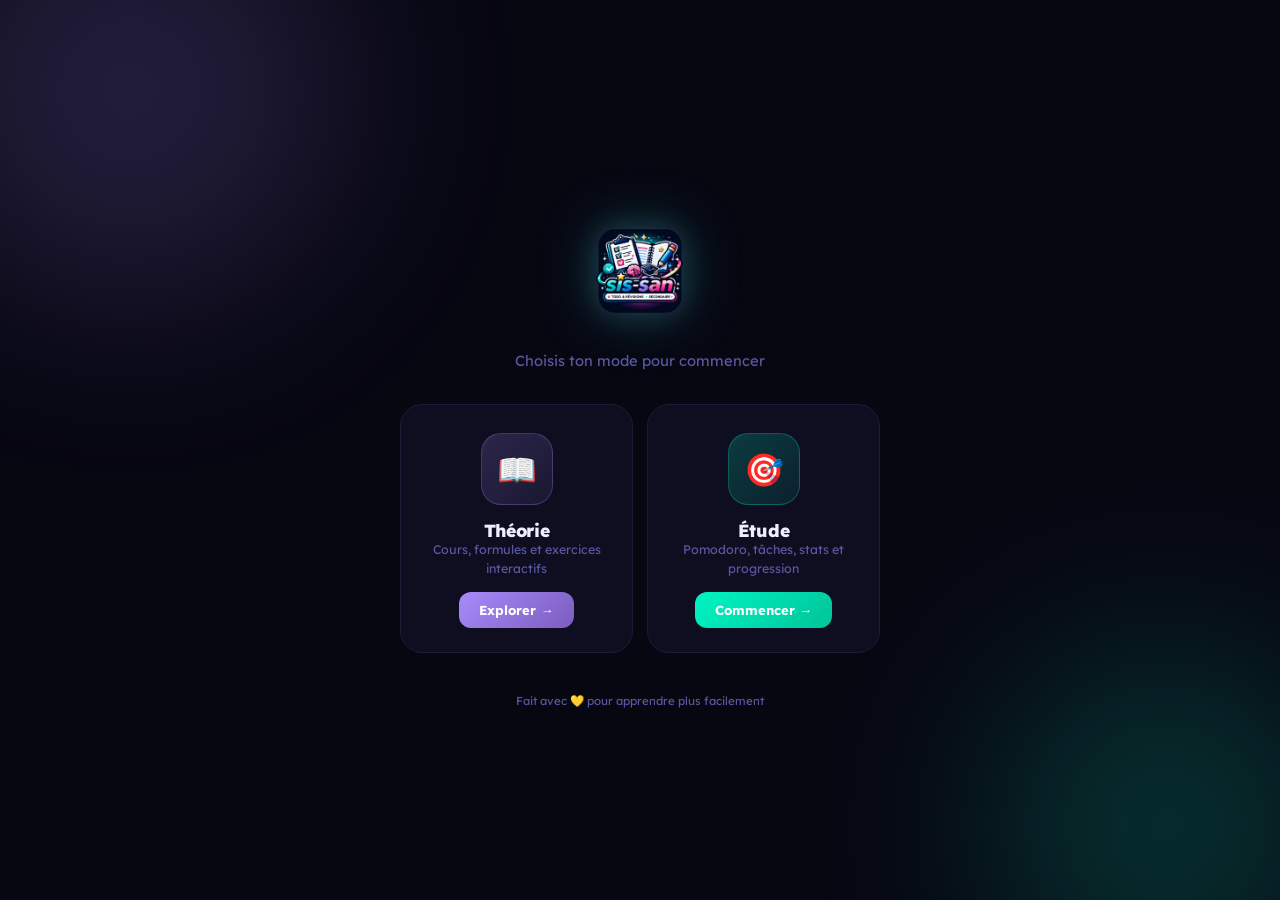
<file: index.html>
﻿<!doctype html>
<html lang="fr">
  <head>
    <meta charset="UTF-8" />
    <meta
      name="viewport"
      content="width=device-width,initial-scale=1,viewport-fit=cover"
    />
    <title>Sis-San</title>
    <link rel="manifest" href="manifest.json" />
    <meta name="theme-color" content="#070712" />
    <meta name="apple-mobile-web-app-capable" content="yes" />
    <meta
      name="apple-mobile-web-app-status-bar-style"
      content="black-translucent"
    />
    <link rel="apple-touch-icon" href="assets/icons/logo.png" />
    <link
      href="https://fonts.googleapis.com/css2?family=Lexend:wght@300;400;500;600;700;800;900&display=swap"
      rel="stylesheet"
    />
    <style>
      * {
        box-sizing: border-box;
        margin: 0;
        padding: 0;
      }
      :root {
        --bg: #070712;
        --card: #0e0e20;
        --border: #1c1c38;
        --text: #eeeeff;
        --muted: #5858a0;
        --theory: #a78bfa;
        --study: #00f5c3;
      }

      body {
        background: var(--bg);
        color: var(--text);
        font-family: "Lexend", sans-serif;
        min-height: 100vh;
        min-height: 100dvh;
        display: flex;
        flex-direction: column;
        align-items: center;
        justify-content: center;
        padding: 24px;
        padding-bottom: env(safe-area-inset-bottom, 24px);
        overflow: hidden;
        -webkit-tap-highlight-color: transparent;
      }
      .blob {
        position: fixed;
        border-radius: 50%;
        filter: blur(100px);
        pointer-events: none;
        opacity: 0.18;
        z-index: 0;
      }
      .blob-1 {
        width: 420px;
        height: 420px;
        background: var(--theory);
        top: -120px;
        left: -80px;
      }
      .blob-2 {
        width: 350px;
        height: 350px;
        background: var(--study);
        bottom: -100px;
        right: -60px;
      }
      .landing {
        position: relative;
        z-index: 1;
        display: flex;
        flex-direction: column;
        align-items: center;
        gap: 20px;
        width: 100%;
        max-width: 480px;
      }
      .logo {
        display: flex;
        flex-direction: column;
        align-items: center;
        gap: 0;
        margin-bottom: 4px;
      }
      .logo-img {
        width: 110px;
        height: 110px;
        border-radius: 28px;
        object-fit: contain;
        filter: drop-shadow(0 0 28px rgba(0, 245, 195, 0.25))
          drop-shadow(0 0 12px rgba(167, 139, 250, 0.2));
        animation: logo-float 3.5s ease-in-out infinite;
      }
      @keyframes logo-float {
        0%,
        100% {
          transform: translateY(0);
        }
        50% {
          transform: translateY(-6px);
        }
      }
      .tagline {
        color: var(--muted);
        font-size: 0.92rem;
        text-align: center;
        margin-bottom: 12px;
        line-height: 1.5;
      }
      .choices {
        display: grid;
        grid-template-columns: 1fr 1fr;
        gap: 14px;
        width: 100%;
      }
      .choice {
        background: var(--card);
        border: 1.5px solid var(--border);
        border-radius: 22px;
        padding: 28px 18px 24px;
        display: flex;
        flex-direction: column;
        align-items: center;
        text-align: center;
        gap: 14px;
        cursor: pointer;
        text-decoration: none;
        color: var(--text);
        transition:
          transform 0.22s,
          border-color 0.22s,
          box-shadow 0.22s;
        position: relative;
        overflow: hidden;
      }
      .choice::before {
        content: "";
        position: absolute;
        inset: 0;
        border-radius: inherit;
        opacity: 0;
        transition: opacity 0.25s;
        pointer-events: none;
      }
      .choice:hover {
        transform: translateY(-4px);
      }
      .choice:active {
        transform: scale(0.97);
      }
      .choice-theory {
        --c: var(--theory);
      }
      .choice-theory:hover {
        border-color: rgba(167, 139, 250, 0.5);
        box-shadow: 0 8px 40px rgba(167, 139, 250, 0.15);
      }
      .choice-theory::before {
        background: radial-gradient(
          ellipse at 50% 0%,
          rgba(167, 139, 250, 0.12),
          transparent 70%
        );
      }
      .choice-theory:hover::before {
        opacity: 1;
      }
      .choice-study {
        --c: var(--study);
      }
      .choice-study:hover {
        border-color: rgba(0, 245, 195, 0.5);
        box-shadow: 0 8px 40px rgba(0, 245, 195, 0.15);
      }
      .choice-study::before {
        background: radial-gradient(
          ellipse at 50% 0%,
          rgba(0, 245, 195, 0.12),
          transparent 70%
        );
      }
      .choice-study:hover::before {
        opacity: 1;
      }
      .choice-icon {
        width: 72px;
        height: 72px;
        border-radius: 20px;
        display: flex;
        align-items: center;
        justify-content: center;
        font-size: 2rem;
        background: linear-gradient(
          135deg,
          color-mix(in srgb, var(--c) 20%, transparent),
          color-mix(in srgb, var(--c) 8%, transparent)
        );
        border: 1px solid color-mix(in srgb, var(--c) 25%, transparent);
      }
      .choice h2 {
        font-size: 1.1rem;
        font-weight: 800;
        letter-spacing: -0.3px;
      }
      .choice p {
        color: var(--muted);
        font-size: 0.78rem;
        line-height: 1.5;
      }
      .choice-arrow {
        margin-top: auto;
        padding: 10px 20px;
        border-radius: 12px;
        font-size: 0.82rem;
        font-weight: 700;
        border: none;
        cursor: pointer;
        font-family: "Lexend", sans-serif;
        transition:
          filter 0.18s,
          transform 0.18s;
        color: #fff;
      }
      .choice-theory .choice-arrow {
        background: linear-gradient(135deg, #a78bfa, #7c5cbf);
      }
      .choice-study .choice-arrow {
        background: linear-gradient(135deg, #00f5c3, #00c49a);
      }
      .choice-arrow:hover {
        filter: brightness(1.15);
        transform: scale(1.04);
      }
      .footer-text {
        color: var(--muted);
        font-size: 0.72rem;
        margin-top: 20px;
        text-align: center;
      }
      @media (max-width: 400px) {
        .choices {
          grid-template-columns: 1fr;
          gap: 12px;
        }
        .choice {
          padding: 22px 16px 20px;
          flex-direction: row;
          gap: 14px;
          text-align: left;
        }
        .choice-icon {
          width: 56px;
          height: 56px;
          min-width: 56px;
          font-size: 1.6rem;
          border-radius: 16px;
        }
        .choice-info {
          flex: 1;
          display: flex;
          flex-direction: column;
          gap: 4px;
        }
        .choice h2 {
          font-size: 1rem;
        }
        .choice-arrow {
          align-self: flex-start;
          padding: 8px 16px;
          font-size: 0.78rem;
        }
      }
    </style>
  </head>
  <body>
    <div class="blob blob-1"></div>
    <div class="blob blob-2"></div>
    <div class="landing">
      <div class="logo">
        <img src="assets/icons/logo.png" alt="Sis-San" class="logo-img" />
      </div>
      <p class="tagline">Choisis ton mode pour commencer</p>
      <div class="choices">
        <a href="theory.html" class="choice choice-theory">
          <div class="choice-icon">📖</div>
          <div class="choice-info">
            <h2>Théorie</h2>
            <p>Cours, formules et exercices interactifs</p>
          </div>
          <div class="choice-arrow">Explorer →</div>
        </a>
        <a href="study/study.html" class="choice choice-study">
          <div class="choice-icon">🎯</div>
          <div class="choice-info">
            <h2>Étude</h2>
            <p>Pomodoro, tâches, stats et progression</p>
          </div>
          <div class="choice-arrow">Commencer →</div>
        </a>
      </div>
      <p class="footer-text">Fait avec 💛 pour apprendre plus facilement</p>
    </div>
    <script>
      if ("serviceWorker" in navigator) {
        navigator.serviceWorker.register("sw.js").catch(function () {});
      }
    </script>
  </body>
</html>
</file>
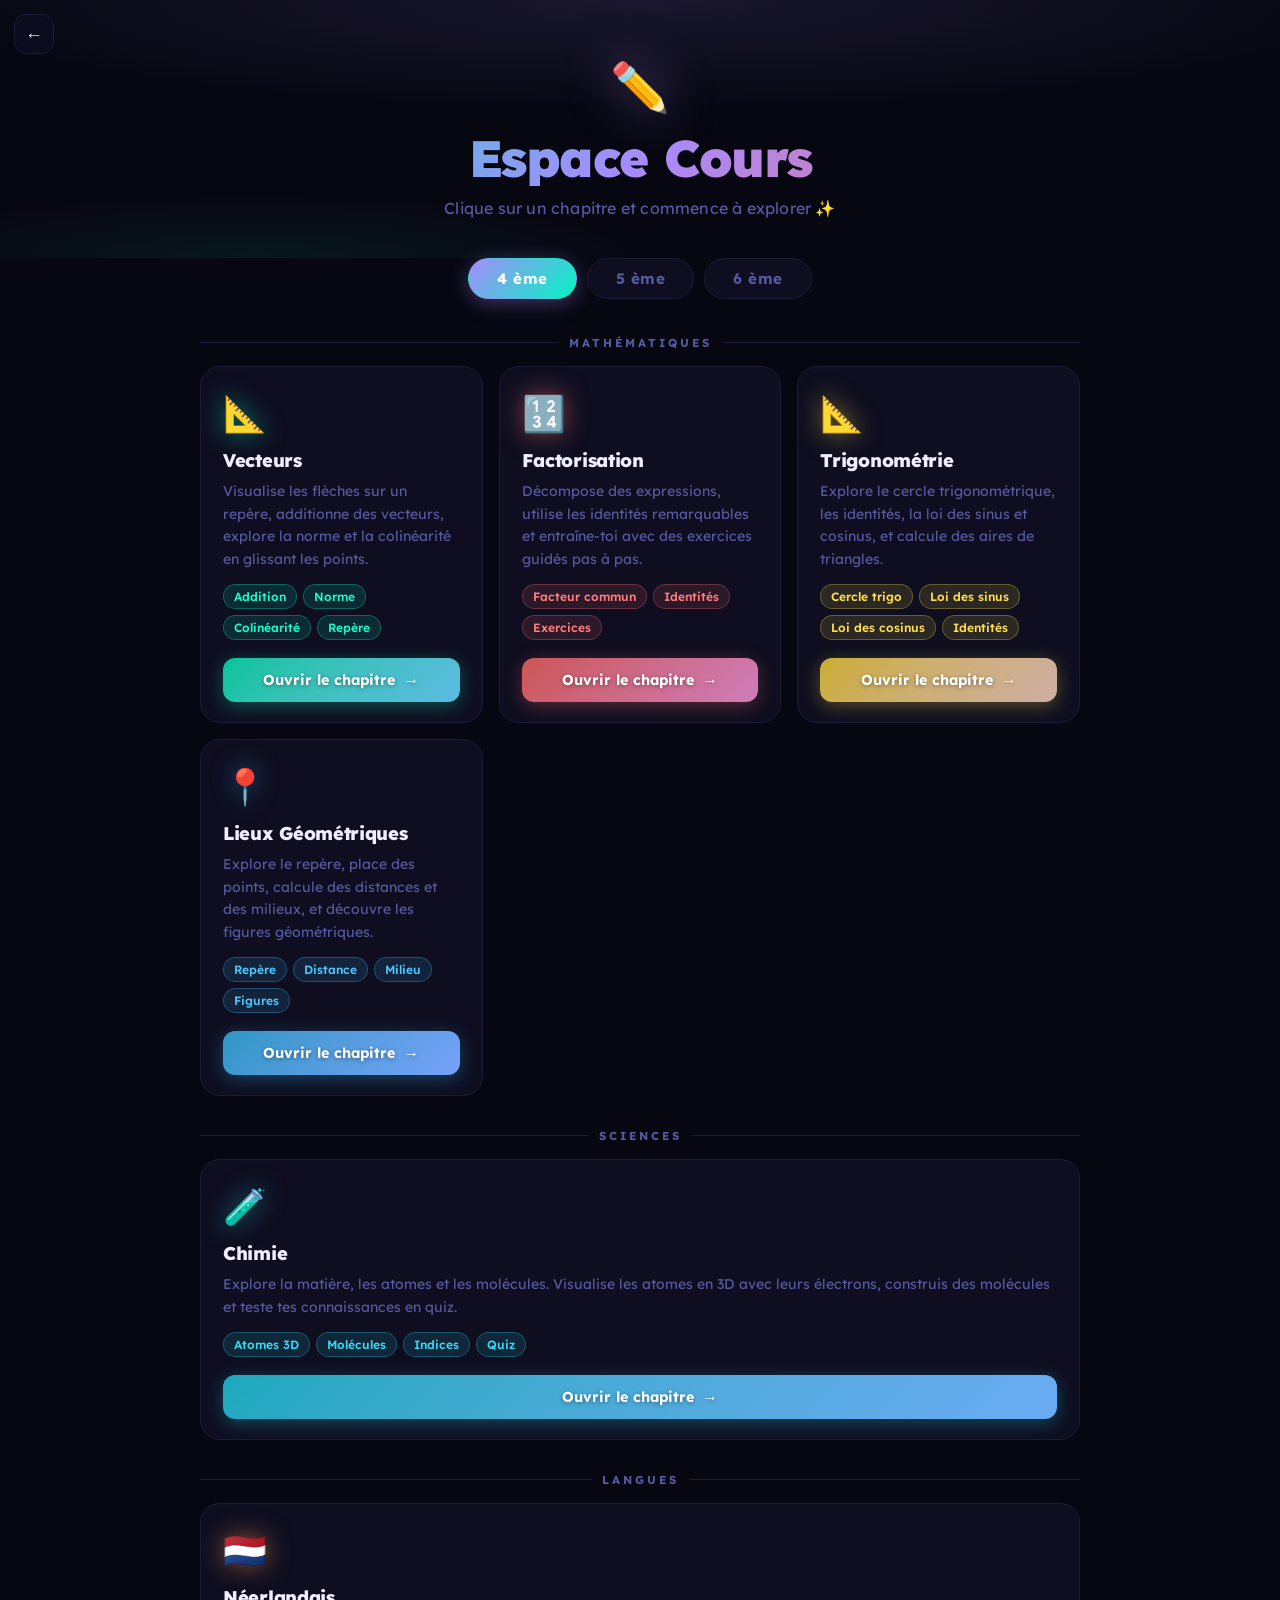
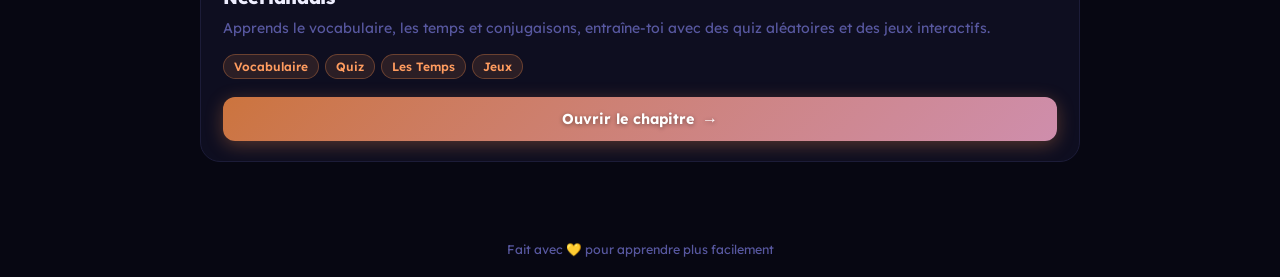
<file: theory.html>
﻿<!doctype html>
<html lang="fr">
  <head>
    <meta charset="UTF-8" />
    <meta
      name="viewport"
      content="width=device-width, initial-scale=1, viewport-fit=cover"
    />
    <title>Sis-San — Théorie</title>
    <meta name="theme-color" content="#070712" />
    <meta name="apple-mobile-web-app-capable" content="yes" />
    <meta
      name="apple-mobile-web-app-status-bar-style"
      content="black-translucent"
    />

    <style>
      @import url("https://fonts.googleapis.com/css2?family=Lexend:wght@300;400;500;700;900&display=swap");

      :root {
        --bg: #070712;
        --card-bg: #0e0e20;
        --border: #1c1c38;

        --green: #00f5c3;
        --red: #ff6b6b;
        --yellow: #ffd93d;
        --purple: #a78bfa;

        --text: #eeeeff;
        --muted: #5858a0;
      }

      * {
        box-sizing: border-box;
        margin: 0;
        padding: 0;
      }

      body {
        background: var(--bg);
        color: var(--text);
        font-family: "Lexend", sans-serif;
        min-height: 100vh;
        display: flex;
        flex-direction: column;
      }

      /* ─── HERO ─────────────────────────────────── */
      .hero {
        text-align: center;
        padding: 56px 24px 40px;
        position: relative;
        overflow: hidden;
      }
      .hero::before {
        content: "";
        position: absolute;
        inset: 0;
        background:
          radial-gradient(
            ellipse 80% 60% at 50% 0%,
            rgba(167, 139, 250, 0.12) 0%,
            transparent 70%
          ),
          radial-gradient(
            ellipse 50% 40% at 20% 100%,
            rgba(0, 245, 195, 0.07) 0%,
            transparent 60%
          );
        pointer-events: none;
      }

      .hero-emoji {
        font-size: 3rem;
        display: block;
        margin-bottom: 14px;
        filter: drop-shadow(0 0 24px rgba(167, 139, 250, 0.5));
      }

      .hero h1 {
        font-size: clamp(2rem, 5vw, 3.2rem);
        font-weight: 900;
        letter-spacing: -1.5px;
        line-height: 1.1;
        background: linear-gradient(
          135deg,
          var(--green) 0%,
          var(--purple) 50%,
          var(--red) 100%
        );
        -webkit-background-clip: text;
        -webkit-text-fill-color: transparent;
        background-clip: text;
        position: relative;
      }

      .hero-sub {
        margin-top: 12px;
        color: var(--muted);
        font-size: 1rem;
        font-weight: 400;
        letter-spacing: 0.2px;
      }

      /* ─── GRID ──────────────────────────────────── */
      .wrap {
        max-width: 920px;
        margin: 0 auto;
        padding: 0 20px 60px;
        width: 100%;
      }

      .section-label {
        text-align: center;
        font-size: 0.72rem;
        font-weight: 700;
        letter-spacing: 3px;
        text-transform: uppercase;
        color: var(--muted);
        margin-bottom: 24px;
      }

      .modules {
        display: grid;
        grid-template-columns: repeat(auto-fit, minmax(260px, 1fr));
        gap: 16px;
      }

      /* ─── MODULE CARD ────────────────────────────── */
      .module {
        background: var(--card-bg);
        border: 1px solid var(--border);
        border-radius: 20px;
        padding: 24px 22px 20px;
        position: relative;
        overflow: hidden;
        transition:
          transform 0.2s ease,
          box-shadow 0.2s ease,
          border-color 0.2s ease;
        cursor: default;
      }

      .module::before {
        content: "";
        position: absolute;
        inset: 0;
        opacity: 0;
        transition: opacity 0.25s;
        border-radius: inherit;
      }

      .module:hover {
        transform: translateY(-4px);
        box-shadow: 0 16px 40px rgba(0, 0, 0, 0.5);
      }

      .m-vecteurs {
        --c: var(--green);
      }
      .m-facto {
        --c: var(--red);
      }
      .m-matrices {
        --c: var(--yellow);
      }
      .m-coming {
        --c: var(--purple);
      }
      .m-dutch {
        --c: #ff914d;
      }
      .m-lieux {
        --c: #38bdf8;
      }
      .m-chimie {
        --c: #22d3ee;
      }

      .module:hover {
        border-color: color-mix(in srgb, var(--c) 60%, transparent);
      }
      .module::before {
        background: radial-gradient(
          ellipse at 0% 0%,
          color-mix(in srgb, var(--c) 15%, transparent) 0%,
          transparent 60%
        );
      }
      .module:hover::before {
        opacity: 1;
      }

      .module-icon {
        font-size: 2.2rem;
        margin-bottom: 14px;
        display: block;
        position: relative;
        z-index: 1;
        filter: drop-shadow(
          0 0 12px color-mix(in srgb, var(--c) 50%, transparent)
        );
      }

      .module h2 {
        font-size: 1.15rem;
        font-weight: 800;
        letter-spacing: -0.3px;
        margin-bottom: 8px;
        position: relative;
        z-index: 1;
      }

      .module p {
        color: var(--muted);
        font-size: 0.88rem;
        line-height: 1.6;
        position: relative;
        z-index: 1;
      }

      .tag-row {
        display: flex;
        flex-wrap: wrap;
        gap: 6px;
        margin: 14px 0 18px;
        position: relative;
        z-index: 1;
      }

      .tag {
        background: color-mix(in srgb, var(--c) 12%, transparent);
        border: 1px solid color-mix(in srgb, var(--c) 30%, transparent);
        color: color-mix(in srgb, var(--c) 90%, white);
        border-radius: 999px;
        font-size: 0.75rem;
        font-weight: 600;
        padding: 4px 10px;
        white-space: nowrap;
      }

      .btn-open {
        display: flex;
        align-items: center;
        gap: 8px;
        width: 100%;
        padding: 12px 16px;
        border-radius: 12px;
        border: none;
        background: linear-gradient(
          135deg,
          color-mix(in srgb, var(--c) 80%, black),
          color-mix(in srgb, var(--c) 45%, var(--purple))
        );
        color: #fff;
        font-family: "Lexend", sans-serif;
        font-size: 0.9rem;
        font-weight: 700;
        cursor: pointer;
        transition:
          filter 0.18s ease,
          transform 0.18s ease;
        position: relative;
        z-index: 1;
        text-shadow: 0 1px 4px rgba(0, 0, 0, 0.4);
        box-shadow: 0 4px 18px color-mix(in srgb, var(--c) 30%, transparent);
        justify-content: center;
      }
      .btn-open:hover {
        filter: brightness(1.12);
        transform: scale(1.02);
      }
      .btn-open .arrow {
        font-size: 1rem;
        transition: transform 0.18s;
      }
      .btn-open:hover .arrow {
        transform: translateX(4px);
      }

      .m-coming .btn-open {
        background: rgba(255, 255, 255, 0.05);
        box-shadow: none;
        cursor: not-allowed;
        color: var(--muted);
        text-shadow: none;
        border: 1px solid var(--border);
      }
      .m-coming .btn-open:hover {
        filter: none;
        transform: none;
      }

      /* ─── YEAR TABS ──────────────────────────────── */
      .year-tabs {
        display: flex;
        justify-content: center;
        gap: 10px;
        margin-bottom: 36px;
        flex-wrap: wrap;
      }

      .year-tab {
        background: var(--card-bg);
        border: 1.5px solid var(--border);
        color: var(--muted);
        font-family: "Lexend", sans-serif;
        font-size: 0.95rem;
        font-weight: 700;
        padding: 10px 28px;
        border-radius: 999px;
        cursor: pointer;
        transition: all 0.2s ease;
        letter-spacing: 0.5px;
      }

      .year-tab:hover {
        border-color: var(--purple);
        color: var(--purple);
      }

      .year-tab.active {
        background: linear-gradient(135deg, var(--purple), var(--green));
        border-color: transparent;
        color: #fff;
        box-shadow: 0 4px 20px rgba(167, 139, 250, 0.35);
      }

      /* ─── YEAR PANELS ───────────────────────────── */
      .year-panel {
        display: none;
      }
      .year-panel.active {
        display: block;
      }

      /* ─── SUBJECT HEADING ───────────────────────── */
      .subject-heading {
        display: flex;
        align-items: center;
        gap: 10px;
        margin: 0 0 16px;
        font-size: 0.72rem;
        font-weight: 700;
        letter-spacing: 3px;
        text-transform: uppercase;
        color: var(--muted);
      }
      .subject-heading::before,
      .subject-heading::after {
        content: "";
        flex: 1;
        height: 1px;
        background: var(--border);
      }

      /* ─── EMPTY STATE ─────────────────────────────── */
      .empty-state {
        text-align: center;
        padding: 64px 24px;
        border: 1.5px dashed var(--border);
        border-radius: 20px;
        color: var(--muted);
      }
      .empty-state .empty-dots {
        font-size: 2.4rem;
        letter-spacing: 6px;
        display: block;
        margin-bottom: 16px;
        opacity: 0.4;
      }
      .empty-state p {
        font-size: 0.92rem;
        font-weight: 500;
        opacity: 0.5;
      }

      /* ─── FOOTER ────────────────────────────────── */
      footer {
        margin-top: auto;
        text-align: center;
        padding: 20px;
        color: var(--muted);
        font-size: 0.78rem;
      }
    </style>
  </head>

  <body>
    <!-- Back to main menu -->
    <a
      href="index.html"
      style="
        position: fixed;
        top: 14px;
        left: 14px;
        z-index: 100;
        width: 40px;
        height: 40px;
        border-radius: 12px;
        background: rgba(14, 14, 32, 0.85);
        border: 1px solid #1c1c38;
        display: flex;
        align-items: center;
        justify-content: center;
        color: #eeeeff;
        text-decoration: none;
        font-size: 1.1rem;
        backdrop-filter: blur(10px);
        -webkit-backdrop-filter: blur(10px);
        transition: background 0.2s;
      "
      >←</a
    >
    <div class="hero">
      <span class="hero-emoji">✏️</span>
      <h1>Espace Cours</h1>
      <p class="hero-sub">Clique sur un chapitre et commence à explorer ✨</p>
    </div>

    <div class="wrap">
      <!-- ── YEAR SELECTOR ── -->
      <div class="year-tabs">
        <button class="year-tab active" onclick="switchYear('4eme', this)">
          4 &egrave;me
        </button>
        <button class="year-tab" onclick="switchYear('5eme', this)">
          5 &egrave;me
        </button>
        <button class="year-tab" onclick="switchYear('6eme', this)">
          6 &egrave;me
        </button>
      </div>

      <!-- 4EME PANEL -->
      <div class="year-panel active" id="panel-4eme">
        <p class="subject-heading">Math&eacute;matiques</p>
        <div class="modules">
          <div class="module m-vecteurs">
            <span class="module-icon">&#128208;</span>
            <h2>Vecteurs</h2>
            <p>
              Visualise les fl&egrave;ches sur un rep&egrave;re, additionne des
              vecteurs, explore la norme et la colin&eacute;arit&eacute; en
              glissant les points.
            </p>
            <div class="tag-row">
              <span class="tag">Addition</span>
              <span class="tag">Norme</span>
              <span class="tag">Colin&eacute;arit&eacute;</span>
              <span class="tag">Rep&egrave;re</span>
            </div>
            <button
              class="btn-open"
              onclick="location.href = 'vecteurs/vecteurs_interactifs.html'"
            >
              Ouvrir le chapitre <span class="arrow">&rarr;</span>
            </button>
          </div>
          <div class="module m-facto">
            <span class="module-icon">&#128290;</span>
            <h2>Factorisation</h2>
            <p>
              D&eacute;compose des expressions, utilise les identit&eacute;s
              remarquables et entra&icirc;ne-toi avec des exercices
              guid&eacute;s pas &agrave; pas.
            </p>
            <div class="tag-row">
              <span class="tag">Facteur commun</span>
              <span class="tag">Identit&eacute;s</span>
              <span class="tag">Exercices</span>
            </div>
            <button
              class="btn-open"
              onclick="location.href = 'factorisation/factorisation.html'"
            >
              Ouvrir le chapitre <span class="arrow">&rarr;</span>
            </button>
          </div>
          <div class="module m-matrices">
            <span class="module-icon">&#128208;</span>
            <h2>Trigonom&eacute;trie</h2>
            <p>
              Explore le cercle trigonom&eacute;trique, les identit&eacute;s, la
              loi des sinus et cosinus, et calcule des aires de triangles.
            </p>
            <div class="tag-row">
              <span class="tag">Cercle trigo</span>
              <span class="tag">Loi des sinus</span>
              <span class="tag">Loi des cosinus</span>
              <span class="tag">Identit&eacute;s</span>
            </div>
            <button
              class="btn-open"
              onclick="location.href = 'trigonometrie/trigonometrie.html'"
            >
              Ouvrir le chapitre <span class="arrow">&rarr;</span>
            </button>
          </div>
          <div class="module m-lieux">
            <span class="module-icon">&#128205;</span>
            <h2>Lieux G&eacute;om&eacute;triques</h2>
            <p>
              Explore le rep&egrave;re, place des points, calcule des distances
              et des milieux, et d&eacute;couvre les figures
              g&eacute;om&eacute;triques.
            </p>
            <div class="tag-row">
              <span class="tag">Rep&egrave;re</span>
              <span class="tag">Distance</span>
              <span class="tag">Milieu</span>
              <span class="tag">Figures</span>
            </div>
            <button
              class="btn-open"
              onclick="
                location.href = 'lieux_geometriques/lieux_geometriques.html'
              "
            >
              Ouvrir le chapitre <span class="arrow">&rarr;</span>
            </button>
          </div>
        </div>
        <p class="subject-heading" style="margin-top: 32px">Sciences</p>
        <div class="modules">
          <div class="module m-chimie">
            <span class="module-icon">🧪</span>
            <h2>Chimie</h2>
            <p>
              Explore la mati&egrave;re, les atomes et les mol&eacute;cules.
              Visualise les atomes en 3D avec leurs &eacute;lectrons, construis
              des mol&eacute;cules et teste tes connaissances en quiz.
            </p>
            <div class="tag-row">
              <span class="tag">Atomes 3D</span>
              <span class="tag">Mol&eacute;cules</span>
              <span class="tag">Indices</span>
              <span class="tag">Quiz</span>
            </div>
            <button
              class="btn-open"
              onclick="location.href = 'chimie/chimie.html'"
            >
              Ouvrir le chapitre <span class="arrow">&rarr;</span>
            </button>
          </div>
        </div>
        <p class="subject-heading" style="margin-top: 32px">Langues</p>
        <div class="modules">
          <div class="module m-dutch">
            <span class="module-icon">&#127475;&#127473;</span>
            <h2>N&eacute;erlandais</h2>
            <p>
              Apprends le vocabulaire, les temps et conjugaisons,
              entra&icirc;ne-toi avec des quiz al&eacute;atoires et des jeux
              interactifs.
            </p>
            <div class="tag-row">
              <span class="tag">Vocabulaire</span>
              <span class="tag">Quiz</span>
              <span class="tag">Les Temps</span>
              <span class="tag">Jeux</span>
            </div>
            <button
              class="btn-open"
              onclick="location.href = 'neerlandais/neerlandais.html'"
            >
              Ouvrir le chapitre <span class="arrow">&rarr;</span>
            </button>
          </div>
        </div>
      </div>

      <!-- 5EME PANEL -->
      <div class="year-panel" id="panel-5eme">
        <div class="empty-state">
          <span class="empty-dots">. . .</span>
          <p>
            Aucun contenu pour l&apos;instant &mdash; &ccedil;a arrive
            bient&ocirc;t !
          </p>
        </div>
      </div>

      <!-- 6EME PANEL -->
      <div class="year-panel" id="panel-6eme">
        <div class="empty-state">
          <span class="empty-dots">. . .</span>
          <p>
            Aucun contenu pour l&apos;instant &mdash; &ccedil;a arrive
            bient&ocirc;t !
          </p>
        </div>
      </div>
    </div>
    <footer>Fait avec 💛​ pour apprendre plus facilement</footer>

    <script>
      function switchYear(year, btn) {
        // Hide all panels
        document
          .querySelectorAll(".year-panel")
          .forEach((p) => p.classList.remove("active"));
        // Deactivate all tabs
        document
          .querySelectorAll(".year-tab")
          .forEach((t) => t.classList.remove("active"));
        // Show selected panel & activate tab
        document.getElementById("panel-" + year).classList.add("active");
        btn.classList.add("active");
      }
    </script>
  </body>
</html>
</file>
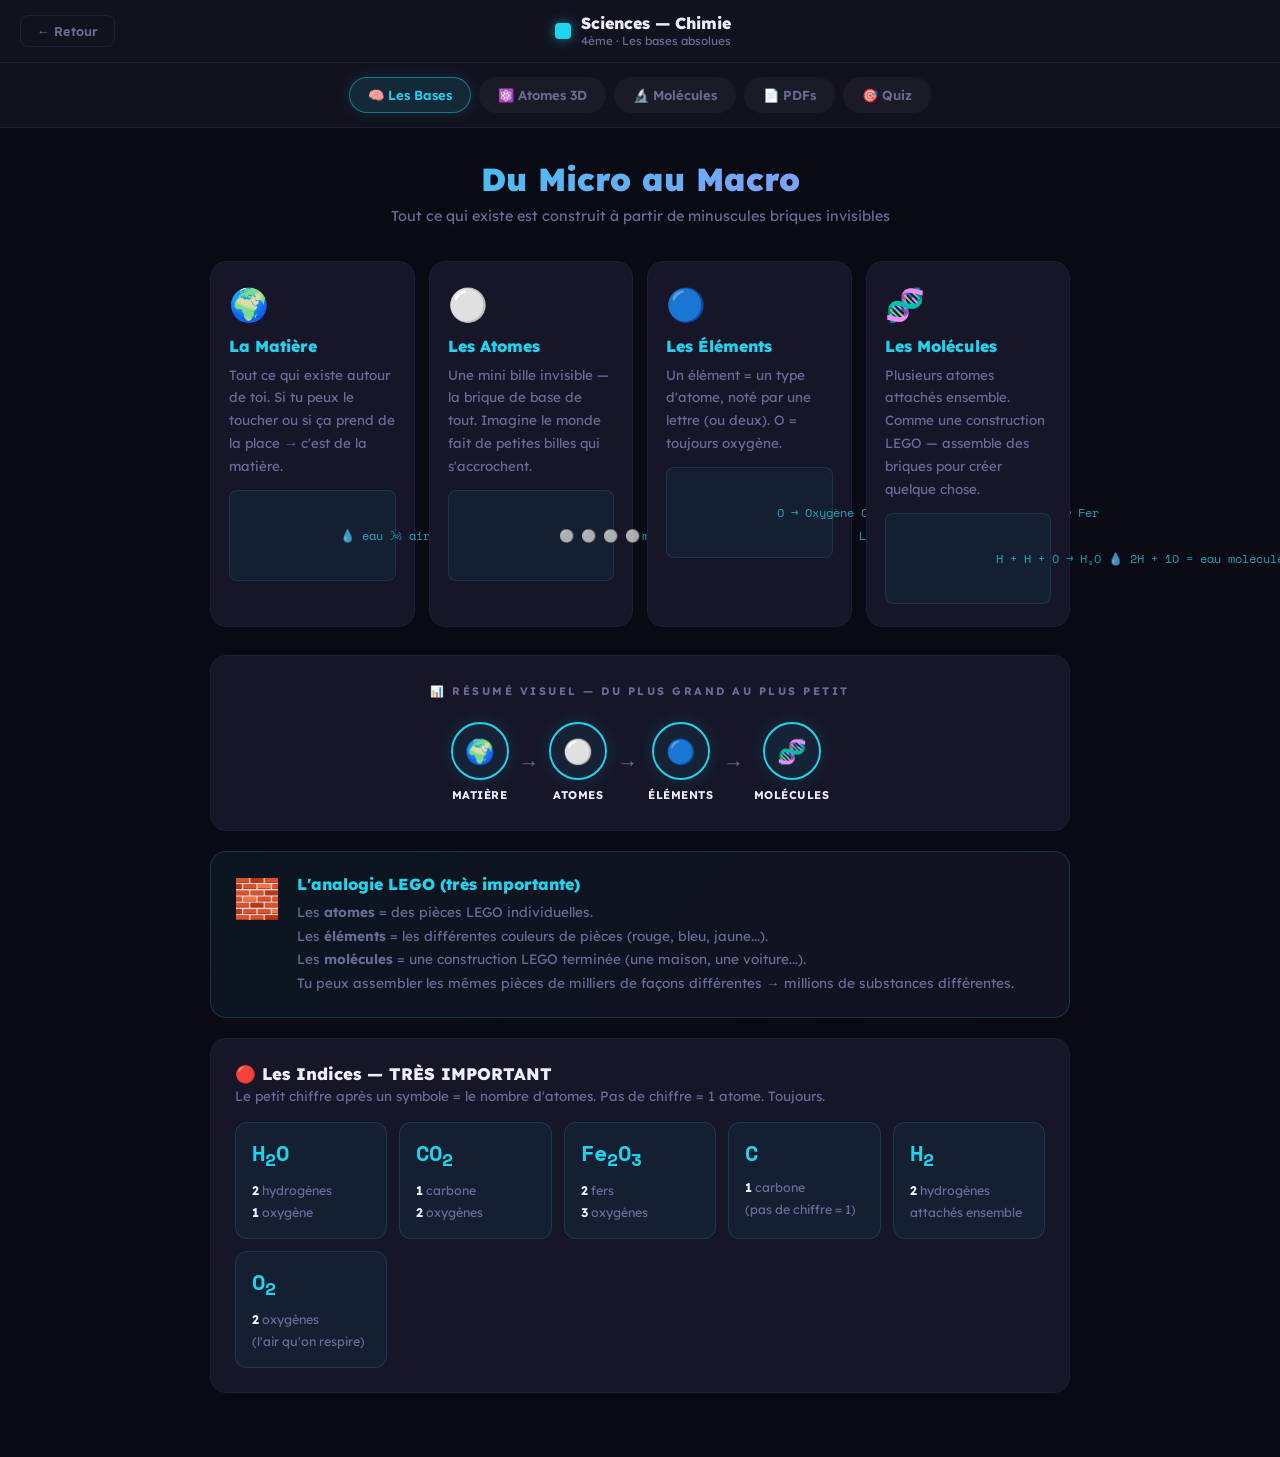
<file: chimie/chimie.html>
<!doctype html>
<html lang="fr">
  <head>
    <meta charset="UTF-8" />
    <meta name="viewport" content="width=device-width, initial-scale=1.0" />
    <title>Sciences — Chimie · Sis-San</title>
    <link rel="preconnect" href="https://fonts.googleapis.com" />
    <link
      href="https://fonts.googleapis.com/css2?family=Lexend:wght@300;400;500;700;900&family=Space+Mono:wght@400;700&display=swap"
      rel="stylesheet"
    />
    <style>
      :root {
        --bg: #0a0a14;
        --panel: #12121f;
        --card: #161628;
        --border: #1e1e3a;
        --text: #eeeeff;
        --muted: #6b6b9a;
        --accent: #22d3ee;
        --accent2: #a78bfa;
        --green: #4ade80;
        --red: #f87171;
        --yellow: #fbbf24;
      }

      * {
        box-sizing: border-box;
        margin: 0;
        padding: 0;
      }

      body {
        background: var(--bg);
        color: var(--text);
        font-family: "Lexend", sans-serif;
        min-height: 100vh;
        display: flex;
        flex-direction: column;
      }

      /* ─── HEADER ─── */
      header {
        display: flex;
        align-items: center;
        justify-content: space-between;
        padding: 14px 20px;
        background: var(--panel);
        border-bottom: 1px solid var(--border);
        position: sticky;
        top: 0;
        z-index: 50;
        gap: 12px;
      }

      .back-btn {
        background: transparent;
        border: 1px solid var(--border);
        color: var(--muted);
        padding: 7px 16px;
        border-radius: 8px;
        cursor: pointer;
        font-family: "Lexend", sans-serif;
        font-size: 0.8rem;
        font-weight: 600;
        transition: all 0.2s;
        white-space: nowrap;
        text-decoration: none;
        display: inline-flex;
        align-items: center;
        gap: 6px;
      }
      .back-btn:hover {
        color: var(--text);
        border-color: var(--accent);
      }

      .header-center {
        display: flex;
        align-items: center;
        gap: 10px;
      }
      .header-dot {
        width: 16px;
        height: 16px;
        background: var(--accent);
        border-radius: 4px;
        box-shadow: 0 0 12px rgba(34, 211, 238, 0.55);
        flex-shrink: 0;
      }
      .header-center h1 {
        font-size: 1rem;
        font-weight: 800;
        line-height: 1.2;
      }
      .header-center p {
        font-size: 0.73rem;
        color: var(--muted);
      }
      .header-spacer {
        width: 88px;
        flex-shrink: 0;
      }

      /* ─── TABS ─── */
      .tabs {
        display: flex;
        flex-wrap: wrap;
        gap: 8px;
        padding: 14px 20px;
        justify-content: center;
        background: var(--panel);
        border-bottom: 1px solid var(--border);
      }
      .tab {
        padding: 9px 18px;
        border-radius: 30px;
        border: 1.5px solid transparent;
        background: rgba(255, 255, 255, 0.04);
        color: var(--muted);
        font-family: "Lexend", sans-serif;
        font-size: 0.82rem;
        font-weight: 600;
        cursor: pointer;
        transition: all 0.25s;
        white-space: nowrap;
      }
      .tab:hover {
        color: var(--text);
        background: rgba(255, 255, 255, 0.07);
      }
      .tab.active {
        background: rgba(34, 211, 238, 0.12);
        border-color: rgba(34, 211, 238, 0.45);
        color: var(--accent);
        box-shadow: 0 0 14px rgba(34, 211, 238, 0.15);
      }

      /* ─── CONTENT PANELS ─── */
      .tab-content {
        display: none;
      }
      .tab-content.active {
        display: block;
        animation: fadeIn 0.3s ease;
      }
      @keyframes fadeIn {
        from {
          opacity: 0;
          transform: translateY(10px);
        }
        to {
          opacity: 1;
          transform: translateY(0);
        }
      }

      .wrap {
        max-width: 900px;
        margin: 0 auto;
        padding: 32px 20px 64px;
        width: 100%;
      }

      /* ─── SECTION TITLE ─── */
      .section-title {
        text-align: center;
        margin-bottom: 36px;
      }
      .section-title h2 {
        font-size: clamp(1.4rem, 4vw, 2rem);
        font-weight: 900;
        background: linear-gradient(135deg, var(--accent), var(--accent2));
        -webkit-background-clip: text;
        background-clip: text;
        -webkit-text-fill-color: transparent;
        line-height: 1.2;
      }
      .section-title p {
        color: var(--muted);
        font-size: 0.9rem;
        margin-top: 8px;
      }

      /* ════════════════════════════════════════
         TAB 1 — LES BASES
      ════════════════════════════════════════ */

      .concept-grid {
        display: grid;
        grid-template-columns: repeat(auto-fit, minmax(200px, 1fr));
        gap: 14px;
        margin-bottom: 28px;
      }

      .concept-card {
        background: var(--card);
        border: 1px solid var(--border);
        border-radius: 16px;
        padding: 22px 18px;
        transition:
          transform 0.25s,
          border-color 0.25s,
          box-shadow 0.25s;
        opacity: 0;
        transform: translateY(22px);
        animation: slideUp 0.5s ease forwards;
      }
      .concept-card:nth-child(1) {
        animation-delay: 0.05s;
      }
      .concept-card:nth-child(2) {
        animation-delay: 0.15s;
      }
      .concept-card:nth-child(3) {
        animation-delay: 0.25s;
      }
      .concept-card:nth-child(4) {
        animation-delay: 0.35s;
      }
      @keyframes slideUp {
        to {
          opacity: 1;
          transform: translateY(0);
        }
      }

      .concept-card:hover {
        transform: translateY(-5px);
        border-color: rgba(34, 211, 238, 0.35);
        box-shadow: 0 12px 32px rgba(34, 211, 238, 0.08);
      }
      .cc-icon {
        font-size: 2rem;
        margin-bottom: 12px;
        display: block;
      }
      .cc-title {
        font-size: 1rem;
        font-weight: 800;
        margin-bottom: 8px;
        color: var(--accent);
      }
      .cc-desc {
        font-size: 0.84rem;
        color: var(--muted);
        line-height: 1.7;
      }
      .cc-visual {
        margin-top: 12px;
        background: rgba(34, 211, 238, 0.05);
        border: 1px solid rgba(34, 211, 238, 0.12);
        border-radius: 8px;
        padding: 10px 12px;
        font-family: "Space Mono", monospace;
        font-size: 0.76rem;
        color: rgba(34, 211, 238, 0.75);
        line-height: 1.9;
        white-space: pre;
      }

      /* Hierarchy */
      .hierarchy-card {
        background: var(--card);
        border: 1px solid var(--border);
        border-radius: 16px;
        padding: 28px 24px;
        margin-bottom: 20px;
      }
      .rule-label {
        font-size: 0.68rem;
        font-weight: 700;
        letter-spacing: 2.5px;
        text-transform: uppercase;
        color: var(--muted);
        text-align: center;
        margin-bottom: 24px;
      }
      .h-steps {
        display: flex;
        align-items: center;
        justify-content: center;
        flex-wrap: wrap;
        gap: 10px;
      }
      .h-step {
        display: flex;
        flex-direction: column;
        align-items: center;
        gap: 8px;
      }
      .h-circle {
        width: 58px;
        height: 58px;
        border-radius: 50%;
        border: 2px solid var(--accent);
        background: rgba(34, 211, 238, 0.07);
        box-shadow: 0 0 18px rgba(34, 211, 238, 0.14);
        display: flex;
        align-items: center;
        justify-content: center;
        font-size: 1.5rem;
        transition: transform 0.2s;
      }
      .h-circle:hover {
        transform: scale(1.1);
      }
      .h-label {
        font-size: 0.7rem;
        font-weight: 700;
        letter-spacing: 0.5px;
        text-transform: uppercase;
        color: var(--text);
      }
      .h-arrow {
        color: var(--muted);
        font-size: 1.3rem;
      }

      /* Analogie LEGO */
      .analogy-card {
        background: linear-gradient(
          135deg,
          rgba(34, 211, 238, 0.06),
          rgba(167, 139, 250, 0.06)
        );
        border: 1px solid rgba(34, 211, 238, 0.18);
        border-radius: 16px;
        padding: 22px 22px;
        margin-bottom: 20px;
        display: flex;
        align-items: flex-start;
        gap: 16px;
      }
      .analogy-card .ac-icon {
        font-size: 2.4rem;
        flex-shrink: 0;
      }
      .analogy-card h3 {
        font-size: 1rem;
        font-weight: 800;
        margin-bottom: 6px;
        color: var(--accent);
      }
      .analogy-card p {
        font-size: 0.85rem;
        color: var(--muted);
        line-height: 1.75;
      }

      /* Indices explainer */
      .indices-card {
        background: var(--card);
        border: 1px solid var(--border);
        border-radius: 16px;
        padding: 24px;
      }
      .indices-card h3 {
        font-size: 1.05rem;
        font-weight: 800;
        margin-bottom: 4px;
      }
      .indices-card .ic-sub {
        color: var(--muted);
        font-size: 0.84rem;
        margin-bottom: 18px;
      }
      .indices-grid {
        display: grid;
        grid-template-columns: repeat(auto-fit, minmax(130px, 1fr));
        gap: 12px;
      }
      .indice-box {
        background: rgba(34, 211, 238, 0.05);
        border: 1px solid rgba(34, 211, 238, 0.15);
        border-radius: 12px;
        padding: 14px 16px;
        transition:
          border-color 0.2s,
          transform 0.2s;
      }
      .indice-box:hover {
        border-color: var(--accent);
        transform: translateY(-3px);
      }
      .indice-formula {
        font-family: "Space Mono", monospace;
        font-size: 1.35rem;
        font-weight: 700;
        color: var(--accent);
        margin-bottom: 8px;
      }
      .indice-breakdown {
        font-size: 0.78rem;
        color: var(--muted);
        line-height: 1.75;
      }
      .indice-breakdown b {
        color: var(--text);
      }

      /* ════════════════════════════════════════
         TAB 2 — ATOMES 3D
      ════════════════════════════════════════ */

      .el-grid {
        display: flex;
        flex-wrap: wrap;
        gap: 10px;
        justify-content: center;
        margin-bottom: 24px;
      }
      .el-btn {
        display: flex;
        flex-direction: column;
        align-items: center;
        gap: 5px;
        padding: 13px 20px;
        border-radius: 14px;
        border: 1.5px solid var(--border);
        background: var(--card);
        cursor: pointer;
        font-family: "Lexend", sans-serif;
        transition: all 0.22s;
        min-width: 80px;
      }
      .el-btn:hover {
        border-color: rgba(34, 211, 238, 0.4);
        transform: translateY(-2px);
      }
      .el-btn.active {
        border-color: var(--accent);
        background: rgba(34, 211, 238, 0.09);
        box-shadow: 0 0 20px rgba(34, 211, 238, 0.2);
      }
      .el-sym {
        font-family: "Space Mono", monospace;
        font-size: 1.25rem;
        font-weight: 700;
      }
      .el-name {
        font-size: 0.7rem;
        color: var(--muted);
        font-weight: 500;
      }

      .atom-layout {
        display: grid;
        grid-template-columns: 1fr 280px;
        gap: 16px;
        align-items: start;
      }
      @media (max-width: 700px) {
        .atom-layout {
          grid-template-columns: 1fr;
        }
      }

      .canvas-box {
        background: #07070f;
        border: 1px solid var(--border);
        border-radius: 16px;
        overflow: hidden;
        position: relative;
      }
      .canvas-box::before {
        content: "";
        position: absolute;
        inset: 0;
        pointer-events: none;
        border-radius: 16px;
        box-shadow: inset 0 0 40px rgba(0, 0, 0, 0.6);
        z-index: 1;
      }
      #atom-canvas {
        display: block;
        width: 100%;
        position: relative;
        z-index: 0;
      }

      .atom-info {
        background: var(--card);
        border: 1px solid var(--border);
        border-radius: 16px;
        padding: 22px;
        display: flex;
        flex-direction: column;
        gap: 14px;
      }
      .ai-sym {
        font-family: "Space Mono", monospace;
        font-size: 2.8rem;
        font-weight: 700;
        line-height: 1;
      }
      .ai-name {
        font-size: 1.15rem;
        font-weight: 800;
      }
      .ai-desc {
        font-size: 0.83rem;
        color: var(--muted);
        line-height: 1.7;
      }
      .ai-stats {
        display: flex;
        gap: 8px;
      }
      .ai-stat {
        flex: 1;
        background: rgba(34, 211, 238, 0.05);
        border: 1px solid rgba(34, 211, 238, 0.12);
        border-radius: 10px;
        padding: 10px 6px;
        text-align: center;
      }
      .ai-stat-val {
        font-family: "Space Mono", monospace;
        font-size: 1.05rem;
        font-weight: 700;
        color: var(--accent);
      }
      .ai-stat-lbl {
        font-size: 0.64rem;
        color: var(--muted);
        margin-top: 3px;
        text-transform: uppercase;
        letter-spacing: 0.8px;
      }
      .ai-shells-title {
        font-size: 0.68rem;
        font-weight: 700;
        letter-spacing: 2px;
        text-transform: uppercase;
        color: var(--muted);
      }
      .ai-shell-row {
        display: flex;
        align-items: center;
        gap: 8px;
        padding: 5px 0;
        border-bottom: 1px solid rgba(255, 255, 255, 0.04);
      }
      .ai-shell-row:last-child {
        border-bottom: none;
      }
      .ai-shell-lbl {
        font-size: 0.74rem;
        color: var(--muted);
        width: 52px;
        flex-shrink: 0;
      }
      .ai-dots {
        display: flex;
        flex-wrap: wrap;
        gap: 4px;
        flex: 1;
      }
      .ai-dot {
        width: 10px;
        height: 10px;
        border-radius: 50%;
      }
      .ai-shell-count {
        font-size: 0.72rem;
        color: var(--muted);
        white-space: nowrap;
      }

      /* ════════════════════════════════════════
         TAB 3 — MOLÉCULES
      ════════════════════════════════════════ */

      .mol-btns {
        display: flex;
        flex-wrap: wrap;
        gap: 10px;
        justify-content: center;
        margin-bottom: 24px;
      }
      .mol-btn {
        padding: 10px 22px;
        border-radius: 30px;
        border: 1.5px solid var(--border);
        background: var(--card);
        cursor: pointer;
        font-family: "Space Mono", monospace;
        font-size: 0.88rem;
        font-weight: 700;
        color: var(--muted);
        transition: all 0.2s;
      }
      .mol-btn:hover {
        border-color: rgba(34, 211, 238, 0.4);
        color: var(--text);
        transform: translateY(-2px);
      }
      .mol-btn.active {
        border-color: var(--accent);
        background: rgba(34, 211, 238, 0.09);
        color: var(--accent);
      }

      .mol-viewer {
        background: var(--card);
        border: 1px solid var(--border);
        border-radius: 20px;
        padding: 32px 28px;
        display: grid;
        grid-template-columns: 320px 1fr;
        gap: 28px;
        align-items: center;
        margin-bottom: 20px;
      }
      @media (max-width: 640px) {
        .mol-viewer {
          grid-template-columns: 1fr;
          justify-items: center;
        }
      }
      #mol-svg {
        overflow: visible;
      }

      .mol-detail-name {
        font-size: 1.15rem;
        font-weight: 800;
        margin-bottom: 6px;
      }
      .mol-formula-big {
        font-family: "Space Mono", monospace;
        font-size: 2.2rem;
        font-weight: 700;
        color: var(--accent);
        line-height: 1;
        margin-bottom: 14px;
      }
      .mol-tagline {
        font-size: 0.83rem;
        color: var(--muted);
        line-height: 1.6;
        margin-bottom: 16px;
      }
      .comp-label {
        font-size: 0.68rem;
        font-weight: 700;
        letter-spacing: 2px;
        text-transform: uppercase;
        color: var(--muted);
        margin-bottom: 8px;
      }
      #mol-breakdown {
        display: flex;
        flex-wrap: wrap;
        gap: 8px;
        align-items: center;
        font-size: 0.86rem;
        font-weight: 600;
      }
      .mol-legend {
        display: flex;
        flex-wrap: wrap;
        gap: 12px;
        margin-top: 14px;
      }
      .ml-item {
        display: flex;
        align-items: center;
        gap: 6px;
        font-size: 0.76rem;
        color: var(--muted);
      }
      .ml-dot {
        width: 12px;
        height: 12px;
        border-radius: 50%;
        flex-shrink: 0;
      }

      /* Indices interactive */
      .indices-interactive {
        background: var(--card);
        border: 1px solid var(--border);
        border-radius: 16px;
        padding: 24px;
      }
      .ii-title {
        font-size: 1rem;
        font-weight: 800;
        margin-bottom: 6px;
      }
      .ii-sub {
        font-size: 0.83rem;
        color: var(--muted);
        margin-bottom: 18px;
      }
      .ii-formula-row {
        display: flex;
        align-items: center;
        gap: 12px;
        flex-wrap: wrap;
      }
      .ii-input {
        font-family: "Space Mono", monospace;
        font-size: 1.3rem;
        background: rgba(34, 211, 238, 0.05);
        border: 1.5px solid rgba(34, 211, 238, 0.3);
        color: var(--accent);
        padding: 10px 16px;
        border-radius: 10px;
        width: 160px;
        outline: none;
        transition: border-color 0.2s;
      }
      .ii-input:focus {
        border-color: var(--accent);
      }
      .ii-btn {
        padding: 10px 22px;
        border-radius: 10px;
        border: none;
        background: linear-gradient(135deg, var(--accent), var(--accent2));
        color: white;
        font-family: "Lexend", sans-serif;
        font-size: 0.85rem;
        font-weight: 700;
        cursor: pointer;
        transition:
          filter 0.2s,
          transform 0.2s;
      }
      .ii-btn:hover {
        filter: brightness(1.1);
        transform: scale(1.03);
      }
      #ii-result {
        margin-top: 18px;
        padding: 14px 18px;
        border-radius: 12px;
        background: rgba(34, 211, 238, 0.05);
        border: 1px solid rgba(34, 211, 238, 0.15);
        font-size: 0.88rem;
        line-height: 1.8;
        display: none;
      }

      /* ════════════════════════════════════════
         TAB 4 — PDFs
      ════════════════════════════════════════ */

      .empty-state {
        text-align: center;
        padding: 80px 24px;
        border: 1.5px dashed var(--border);
        border-radius: 20px;
        color: var(--muted);
      }
      .empty-state .es-icon {
        font-size: 3.2rem;
        display: block;
        margin-bottom: 16px;
        opacity: 0.5;
      }
      .empty-state h3 {
        font-size: 1.1rem;
        font-weight: 700;
        margin-bottom: 8px;
        opacity: 0.7;
      }
      .empty-state p {
        font-size: 0.87rem;
        opacity: 0.5;
      }

      /* ════════════════════════════════════════
         TAB 5 — QUIZ
      ════════════════════════════════════════ */

      .quiz-wrap {
        max-width: 620px;
        margin: 0 auto;
      }

      .progress-wrap {
        height: 6px;
        background: var(--border);
        border-radius: 3px;
        margin-bottom: 28px;
        overflow: hidden;
      }
      #quiz-bar {
        height: 100%;
        background: linear-gradient(90deg, var(--accent), var(--accent2));
        border-radius: 3px;
        transition: width 0.45s ease;
      }

      .quiz-card {
        background: var(--card);
        border: 1px solid var(--border);
        border-radius: 20px;
        padding: 30px 26px;
      }
      .q-num {
        font-size: 0.7rem;
        font-weight: 700;
        letter-spacing: 2px;
        text-transform: uppercase;
        color: var(--muted);
        margin-bottom: 14px;
      }
      .q-text {
        font-size: 1.08rem;
        font-weight: 700;
        line-height: 1.6;
        margin-bottom: 22px;
      }
      .q-opts {
        display: flex;
        flex-direction: column;
        gap: 10px;
      }
      .q-opt {
        padding: 14px 18px;
        border-radius: 12px;
        border: 1.5px solid var(--border);
        background: rgba(255, 255, 255, 0.03);
        color: var(--text);
        text-align: left;
        font-family: "Lexend", sans-serif;
        font-size: 0.88rem;
        font-weight: 500;
        cursor: pointer;
        transition: all 0.2s;
      }
      .q-opt:hover:not([disabled]) {
        border-color: var(--accent);
        background: rgba(34, 211, 238, 0.06);
      }
      .q-opt.correct {
        border-color: #4ade80;
        background: rgba(74, 222, 128, 0.1);
        color: #4ade80;
      }
      .q-opt.wrong {
        border-color: #f87171;
        background: rgba(248, 113, 113, 0.1);
        color: #f87171;
      }
      .q-opt[disabled] {
        cursor: default;
      }

      .q-feedback {
        margin-top: 14px;
        padding: 12px 16px;
        border-radius: 10px;
        font-size: 0.84rem;
        font-weight: 500;
        line-height: 1.6;
        display: none;
      }
      .qf-ok {
        background: rgba(74, 222, 128, 0.1);
        border: 1px solid rgba(74, 222, 128, 0.3);
        color: #4ade80;
      }
      .qf-err {
        background: rgba(248, 113, 113, 0.1);
        border: 1px solid rgba(248, 113, 113, 0.3);
        color: #f87171;
      }

      /* Result screen */
      #quiz-result {
        display: none;
        text-align: center;
        padding: 16px;
      }
      .qr-icon {
        font-size: 3.8rem;
        display: block;
        margin-bottom: 14px;
      }
      .qr-score {
        font-size: 2.2rem;
        font-weight: 900;
        color: var(--accent);
        margin-bottom: 8px;
      }
      .qr-msg {
        color: var(--muted);
        font-size: 0.9rem;
        margin-bottom: 28px;
      }
      .btn-restart {
        padding: 13px 36px;
        border-radius: 30px;
        border: none;
        background: linear-gradient(135deg, var(--accent), var(--accent2));
        color: #fff;
        font-family: "Lexend", sans-serif;
        font-size: 0.92rem;
        font-weight: 700;
        cursor: pointer;
        transition:
          filter 0.2s,
          transform 0.2s;
      }
      .btn-restart:hover {
        filter: brightness(1.1);
        transform: scale(1.04);
      }
    </style>
  </head>

  <body>
    <!-- ─── HEADER ─── -->
    <header>
      <a href="../theory.html" class="back-btn">← Retour</a>
      <div class="header-center">
        <div class="header-dot"></div>
        <div>
          <h1>Sciences &mdash; Chimie</h1>
          <p>4&egrave;me &middot; Les bases absolues</p>
        </div>
      </div>
      <div class="header-spacer"></div>
    </header>

    <!-- ─── TABS ─── -->
    <nav class="tabs">
      <button class="tab active" onclick="switchTab('bases', this)">
        🧠 Les Bases
      </button>
      <button class="tab" onclick="switchTab('atomes', this)">
        ⚛️ Atomes 3D
      </button>
      <button class="tab" onclick="switchTab('molecules', this)">
        🔬 Mol&eacute;cules
      </button>
      <button class="tab" onclick="switchTab('pdfs', this)">📄 PDFs</button>
      <button class="tab" onclick="switchTab('quiz', this)">🎯 Quiz</button>
    </nav>

    <!-- ══════════════════════════════════════════
         TAB 1 — LES BASES
    ══════════════════════════════════════════ -->
    <section id="tab-bases" class="tab-content active">
      <div class="wrap">
        <div class="section-title">
          <h2>Du Micro au Macro</h2>
          <p>
            Tout ce qui existe est construit &agrave; partir de minuscules
            briques invisibles
          </p>
        </div>

        <div class="concept-grid">
          <div class="concept-card">
            <span class="cc-icon">🌍</span>
            <div class="cc-title">La Matière</div>
            <p class="cc-desc">
              Tout ce qui existe autour de toi. Si tu peux le toucher ou si
              &ccedil;a prend de la place &rarr; c&apos;est de la
              mati&egrave;re.
            </p>
            <div class="cc-visual">
              💧 eau 🌬 air 📱 téléphone 🧍 toi → tout = matière
            </div>
          </div>

          <div class="concept-card">
            <span class="cc-icon">⚪</span>
            <div class="cc-title">Les Atomes</div>
            <p class="cc-desc">
              Une mini bille invisible &mdash; la brique de base de tout.
              Imagine le monde fait de petites billes qui s&apos;accrochent.
            </p>
            <div class="cc-visual">
              ⚪ ⚪ ⚪ ⚪ ⚪ chaque ⚪ = atome atomes = LEGO 🧱
            </div>
          </div>

          <div class="concept-card">
            <span class="cc-icon">🔵</span>
            <div class="cc-title">Les Éléments</div>
            <p class="cc-desc">
              Un &eacute;l&eacute;ment = un type d&apos;atome, not&eacute; par
              une lettre (ou deux). O = toujours oxyg&egrave;ne.
            </p>
            <div class="cc-visual">
              O → Oxygène C → Carbone H → Hydrogène Fe → Fer
            </div>
          </div>

          <div class="concept-card">
            <span class="cc-icon">🧬</span>
            <div class="cc-title">Les Molécules</div>
            <p class="cc-desc">
              Plusieurs atomes attach&eacute;s ensemble. Comme une construction
              LEGO &mdash; assemble des briques pour cr&eacute;er quelque chose.
            </p>
            <div class="cc-visual">
              H + H + O → H₂O 💧 2H + 1O = eau molécule = construction
            </div>
          </div>
        </div>

        <!-- Hierarchy timeline -->
        <div class="hierarchy-card">
          <div class="rule-label">
            📊 Résumé visuel — du plus grand au plus petit
          </div>
          <div class="h-steps">
            <div class="h-step">
              <div class="h-circle">🌍</div>
              <div class="h-label">Matière</div>
            </div>
            <span class="h-arrow">→</span>
            <div class="h-step">
              <div class="h-circle">⚪</div>
              <div class="h-label">Atomes</div>
            </div>
            <span class="h-arrow">→</span>
            <div class="h-step">
              <div class="h-circle">🔵</div>
              <div class="h-label">Éléments</div>
            </div>
            <span class="h-arrow">→</span>
            <div class="h-step">
              <div class="h-circle">🧬</div>
              <div class="h-label">Molécules</div>
            </div>
          </div>
        </div>

        <!-- LEGO analogy -->
        <div class="analogy-card">
          <span class="ac-icon">🧱</span>
          <div>
            <h3>L'analogie LEGO (très importante)</h3>
            <p>
              Les <strong>atomes</strong> = des pi&egrave;ces LEGO
              individuelles.<br />
              Les <strong>&eacute;l&eacute;ments</strong> = les
              diff&eacute;rentes couleurs de pi&egrave;ces (rouge, bleu,
              jaune...).<br />
              Les <strong>mol&eacute;cules</strong> = une construction LEGO
              termin&eacute;e (une maison, une voiture...).<br />
              Tu peux assembler les m&ecirc;mes pi&egrave;ces de milliers de
              fa&ccedil;ons diff&eacute;rentes → millions de substances
              diff&eacute;rentes.
            </p>
          </div>
        </div>

        <!-- Indices explainer -->
        <div class="indices-card">
          <h3>🔴 Les Indices — TRÈS IMPORTANT</h3>
          <p class="ic-sub">
            Le petit chiffre apr&egrave;s un symbole = le nombre d&apos;atomes.
            Pas de chiffre = 1 atome. Toujours.
          </p>
          <div class="indices-grid">
            <div class="indice-box">
              <div class="indice-formula">H<sub>2</sub>O</div>
              <div class="indice-breakdown">
                <b>2</b> hydrog&egrave;nes<br /><b>1</b> oxyg&egrave;ne
              </div>
            </div>
            <div class="indice-box">
              <div class="indice-formula">CO<sub>2</sub></div>
              <div class="indice-breakdown">
                <b>1</b> carbone<br /><b>2</b> oxyg&egrave;nes
              </div>
            </div>
            <div class="indice-box">
              <div class="indice-formula">Fe<sub>2</sub>O<sub>3</sub></div>
              <div class="indice-breakdown">
                <b>2</b> fers<br /><b>3</b> oxyg&egrave;nes
              </div>
            </div>
            <div class="indice-box">
              <div class="indice-formula">C</div>
              <div class="indice-breakdown">
                <b>1</b> carbone<br />(pas de chiffre = 1)
              </div>
            </div>
            <div class="indice-box">
              <div class="indice-formula">H<sub>2</sub></div>
              <div class="indice-breakdown">
                <b>2</b> hydrog&egrave;nes<br />attach&eacute;s ensemble
              </div>
            </div>
            <div class="indice-box">
              <div class="indice-formula">O<sub>2</sub></div>
              <div class="indice-breakdown">
                <b>2</b> oxyg&egrave;nes<br />(l&apos;air qu&apos;on respire)
              </div>
            </div>
          </div>
        </div>
      </div>
    </section>

    <!-- ══════════════════════════════════════════
         TAB 2 — ATOMES 3D
    ══════════════════════════════════════════ -->
    <section id="tab-atomes" class="tab-content">
      <div class="wrap">
        <div class="section-title">
          <h2>Visualise les Atomes</h2>
          <p>
            S&eacute;lectionne un &eacute;l&eacute;ment pour voir sa structure —
            noyau, couches et &eacute;lectrons en orbite
          </p>
        </div>

        <div class="el-grid">
          <button
            class="el-btn active"
            data-el="H"
            onclick="selectAtom('H', this)"
          >
            <span class="el-sym" style="color: #60a5fa">H</span>
            <span class="el-name">Hydrogène</span>
          </button>
          <button class="el-btn" data-el="He" onclick="selectAtom('He', this)">
            <span class="el-sym" style="color: #a78bfa">He</span>
            <span class="el-name">Hélium</span>
          </button>
          <button class="el-btn" data-el="C" onclick="selectAtom('C', this)">
            <span class="el-sym" style="color: #9ca3af">C</span>
            <span class="el-name">Carbone</span>
          </button>
          <button class="el-btn" data-el="O" onclick="selectAtom('O', this)">
            <span class="el-sym" style="color: #f87171">O</span>
            <span class="el-name">Oxygène</span>
          </button>
          <button class="el-btn" data-el="Fe" onclick="selectAtom('Fe', this)">
            <span class="el-sym" style="color: #fbbf24">Fe</span>
            <span class="el-name">Fer</span>
          </button>
        </div>

        <div class="atom-layout">
          <div class="canvas-box">
            <canvas id="atom-canvas" height="380"></canvas>
          </div>
          <div class="atom-info" id="atom-info">
            <div>
              <div class="ai-sym" id="ai-sym">H</div>
              <div class="ai-name" id="ai-name">Hydrogène</div>
            </div>
            <p class="ai-desc" id="ai-desc"></p>
            <div class="ai-stats">
              <div class="ai-stat">
                <div class="ai-stat-val" id="ai-z">1</div>
                <div class="ai-stat-lbl">Protons</div>
              </div>
              <div class="ai-stat">
                <div class="ai-stat-val" id="ai-n">0</div>
                <div class="ai-stat-lbl">Neutrons</div>
              </div>
              <div class="ai-stat">
                <div class="ai-stat-val" id="ai-e">1</div>
                <div class="ai-stat-lbl">Électrons</div>
              </div>
            </div>
            <div>
              <div class="ai-shells-title" style="margin-bottom: 10px">
                Couches électroniques
              </div>
              <div id="ai-shells"></div>
            </div>
          </div>
        </div>
      </div>
    </section>

    <!-- ══════════════════════════════════════════
         TAB 3 — MOLÉCULES
    ══════════════════════════════════════════ -->
    <section id="tab-molecules" class="tab-content">
      <div class="wrap">
        <div class="section-title">
          <h2>Construire des Molécules</h2>
          <p>
            Explore la structure des mol&eacute;cules et comprends leurs
            formules
          </p>
        </div>

        <div class="mol-btns">
          <button class="mol-btn active" onclick="selectMol('H2O', this)">
            H₂O
          </button>
          <button class="mol-btn" onclick="selectMol('CO2', this)">CO₂</button>
          <button class="mol-btn" onclick="selectMol('H2', this)">H₂</button>
          <button class="mol-btn" onclick="selectMol('O2', this)">O₂</button>
          <button class="mol-btn" onclick="selectMol('Fe2O3', this)">
            Fe₂O₃
          </button>
        </div>

        <div class="mol-viewer">
          <div>
            <svg
              id="mol-svg"
              width="300"
              height="220"
              viewBox="0 0 300 220"
              overflow="visible"
            ></svg>
          </div>
          <div>
            <div class="mol-detail-name" id="mol-name">Eau</div>
            <div class="mol-formula-big" id="mol-formula">H<sub>2</sub>O</div>
            <p class="mol-tagline" id="mol-tagline">
              La mol&eacute;cule de l&apos;eau &mdash; indispensable &agrave; la
              vie
            </p>
            <div class="comp-label">Composition</div>
            <div id="mol-breakdown"></div>
            <div class="mol-legend" id="mol-legend"></div>
          </div>
        </div>

        <!-- Indices interactive analyser -->
        <div class="indices-interactive">
          <div class="ii-title">🔍 Analyser une formule</div>
          <p class="ii-sub">
            Tape une formule chimique (ex: H₂O, CO₂) et d&eacute;code-la
          </p>
          <div class="ii-formula-row">
            <input
              id="ii-input"
              class="ii-input"
              type="text"
              placeholder="ex: CO2"
              maxlength="20"
              oninput="analyzeFormula()"
            />
          </div>
          <div id="ii-result"></div>
        </div>
      </div>
    </section>

    <!-- ══════════════════════════════════════════
         TAB 4 — PDFs
    ══════════════════════════════════════════ -->
    <section id="tab-pdfs" class="tab-content">
      <div class="wrap">
        <div class="empty-state">
          <span class="es-icon">📄</span>
          <h3>Fiches PDF bient&ocirc;t disponibles</h3>
          <p>
            Les fiches de cours en PDF arriveront prochainement. Ce chapitre est
            en cours de construction.
          </p>
        </div>
      </div>
    </section>

    <!-- ══════════════════════════════════════════
         TAB 5 — QUIZ
    ══════════════════════════════════════════ -->
    <section id="tab-quiz" class="tab-content">
      <div class="wrap">
        <div class="section-title">
          <h2>Mini Quiz</h2>
          <p>V&eacute;rifie que tu as bien compris les bases absolues</p>
        </div>
        <div class="quiz-wrap">
          <div class="progress-wrap">
            <div id="quiz-bar" style="width: 0%"></div>
          </div>
          <div id="quiz-card" class="quiz-card">
            <div class="q-num" id="q-num"></div>
            <div class="q-text" id="q-text"></div>
            <div class="q-opts" id="q-opts"></div>
            <div class="q-feedback" id="q-feedback"></div>
          </div>
          <div id="quiz-result">
            <span class="qr-icon" id="qr-icon">🎉</span>
            <div class="qr-score" id="qr-score"></div>
            <div class="qr-msg" id="qr-msg"></div>
            <button class="btn-restart" onclick="startQuiz()">
              🔄 Recommencer
            </button>
          </div>
        </div>
      </div>
    </section>

    <script>
      /* ═══════════════════════════════════════
         TAB SWITCHING
      ═══════════════════════════════════════ */
      function switchTab(name, btn) {
        document.querySelectorAll(".tab-content").forEach(function (el) {
          el.classList.remove("active");
        });
        document.querySelectorAll(".tab").forEach(function (t) {
          t.classList.remove("active");
        });
        document.getElementById("tab-" + name).classList.add("active");
        btn.classList.add("active");

        if (name === "atomes") {
          if (!atomStarted) {
            initAtomCanvas();
            atomStarted = true;
          }
        }
        if (name === "molecules") {
          renderMolecule("H2O");
          document.querySelector(".mol-btn").classList.add("active");
        }
        if (name === "quiz") {
          startQuiz();
        }
      }

      /* ═══════════════════════════════════════
         ATOMS 3D — CANVAS ANIMATION
      ═══════════════════════════════════════ */
      var atomStarted = false;
      var atomKey = "H";
      var atomTime = 0;
      var atomAnimId = null;

      var ATOMS_DATA = {
        H: {
          name: "Hydrogène",
          symbol: "H",
          Z: 1,
          N: 0,
          shells: [1],
          color: "#60a5fa",
          desc: "Le plus simple de tous les atomes — 1 seul électron. Composant principal de l'eau (H₂O) et du corps humain.",
        },
        He: {
          name: "Hélium",
          symbol: "He",
          Z: 2,
          N: 2,
          shells: [2],
          color: "#a78bfa",
          desc: "Gaz noble extrêmement stable. Sa 1ère couche est pleine avec 2 électrons → il ne réagit avec rien.",
        },
        C: {
          name: "Carbone",
          symbol: "C",
          Z: 6,
          N: 6,
          shells: [2, 4],
          color: "#9ca3af",
          desc: "Élément de base de toute vie organique. Il forme le CO₂, les glucides, les protéines — tout ce qui est vivant.",
        },
        O: {
          name: "Oxygène",
          symbol: "O",
          Z: 8,
          N: 8,
          shells: [2, 6],
          color: "#f87171",
          desc: "Indispensable à la respiration et à la combustion. Composant de l'eau (H₂O) et du CO₂.",
        },
        Fe: {
          name: "Fer",
          symbol: "Fe",
          Z: 26,
          N: 30,
          shells: [2, 8, 14, 2],
          color: "#fbbf24",
          desc: "Métal le plus utilisé au monde — 4 couches d'électrons. Forme la rouille (Fe₂O₃) au contact de l'oxygène.",
        },
      };

      function initAtomCanvas() {
        var canvas = document.getElementById("atom-canvas");
        var container = canvas.parentElement;
        canvas.width = container.clientWidth;
        canvas.height = Math.min(container.clientWidth, 380);
        window.addEventListener("resize", function () {
          canvas.width = container.clientWidth;
          canvas.height = Math.min(container.clientWidth, 380);
        });
        updateAtomInfo("H");
        animLoop();
      }

      function selectAtom(key, btn) {
        atomKey = key;
        document.querySelectorAll(".el-btn").forEach(function (b) {
          b.classList.remove("active");
        });
        if (btn) btn.classList.add("active");
        updateAtomInfo(key);
      }

      function updateAtomInfo(key) {
        var el = ATOMS_DATA[key];
        var totalE = el.shells.reduce(function (a, b) {
          return a + b;
        }, 0);
        document.getElementById("ai-sym").textContent = el.symbol;
        document.getElementById("ai-sym").style.color = el.color;
        document.getElementById("ai-name").textContent = el.name;
        document.getElementById("ai-desc").textContent = el.desc;
        document.getElementById("ai-z").textContent = el.Z;
        document.getElementById("ai-n").textContent = el.N;
        document.getElementById("ai-e").textContent = totalE;

        var shellNames = [
          "1ère couche",
          "2ème couche",
          "3ème couche",
          "4ème couche",
        ];
        document.getElementById("ai-shells").innerHTML = el.shells
          .map(function (n, i) {
            var dots = "";
            for (var d = 0; d < n; d++) {
              dots +=
                '<div class="ai-dot" style="background:' +
                el.color +
                '"></div>';
            }
            return (
              '<div class="ai-shell-row">' +
              '<span class="ai-shell-lbl">' +
              shellNames[i] +
              "</span>" +
              '<div class="ai-dots">' +
              dots +
              "</div>" +
              '<span class="ai-shell-count">(' +
              n +
              " e⁻)</span>" +
              "</div>"
            );
          })
          .join("");
      }

      function colorAlpha(hex, a) {
        var r = parseInt(hex.slice(1, 3), 16);
        var g = parseInt(hex.slice(3, 5), 16);
        var b = parseInt(hex.slice(5, 7), 16);
        return "rgba(" + r + "," + g + "," + b + "," + a + ")";
      }

      function animLoop() {
        atomTime += 0.022;
        var canvas = document.getElementById("atom-canvas");
        if (
          !canvas ||
          !document.getElementById("tab-atomes").classList.contains("active")
        ) {
          atomAnimId = requestAnimationFrame(animLoop);
          return;
        }
        var ctx = canvas.getContext("2d");
        var W = canvas.width,
          H = canvas.height;
        var cx = W / 2,
          cy = H / 2;
        var el = ATOMS_DATA[atomKey];

        ctx.clearRect(0, 0, W, H);

        /* Background glow */
        var bgG = ctx.createRadialGradient(cx, cy, 0, cx, cy, 180);
        bgG.addColorStop(0, colorAlpha(el.color, 0.07));
        bgG.addColorStop(1, "transparent");
        ctx.fillStyle = bgG;
        ctx.fillRect(0, 0, W, H);

        var scale = Math.min(W, H) / 420;
        var shellRadii = [58 * scale, 96 * scale, 136 * scale, 172 * scale];
        var tilts = [0.42, -0.31, 0.52, -0.22];
        var speeds = [1.0, 0.62, 0.42, 0.28];

        /* Back half of orbits */
        el.shells.forEach(function (n, si) {
          var r = shellRadii[si],
            ry = r * Math.abs(Math.cos(tilts[si]));
          ctx.beginPath();
          ctx.ellipse(cx, cy, r, ry, 0, Math.PI, 2 * Math.PI);
          ctx.strokeStyle = "rgba(140,140,255,0.14)";
          ctx.lineWidth = 1;
          ctx.setLineDash([3, 5]);
          ctx.stroke();
          ctx.setLineDash([]);
        });

        /* Nucleus glow */
        var nucR = Math.min(18 + el.Z * 0.28, 26) * scale;
        var nucG = ctx.createRadialGradient(cx, cy, 0, cx, cy, nucR + 24);
        nucG.addColorStop(0, colorAlpha(el.color, 0.35));
        nucG.addColorStop(0.6, colorAlpha(el.color, 0.1));
        nucG.addColorStop(1, "transparent");
        ctx.beginPath();
        ctx.arc(cx, cy, nucR + 24, 0, Math.PI * 2);
        ctx.fillStyle = nucG;
        ctx.fill();

        /* Nucleus body */
        var nucBody = ctx.createRadialGradient(cx - 5, cy - 5, 0, cx, cy, nucR);
        nucBody.addColorStop(0, "#ffffff");
        nucBody.addColorStop(0.35, el.color);
        nucBody.addColorStop(1, colorAlpha(el.color, 0.65));
        ctx.beginPath();
        ctx.arc(cx, cy, nucR, 0, Math.PI * 2);
        ctx.fillStyle = nucBody;
        ctx.fill();

        /* Symbol on nucleus */
        ctx.save();
        ctx.font =
          "700 " +
          (el.symbol.length > 1
            ? Math.round(10 * scale)
            : Math.round(13 * scale)) +
          "px Lexend, sans-serif";
        ctx.fillStyle = "#fff";
        ctx.textAlign = "center";
        ctx.textBaseline = "middle";
        ctx.fillText(el.symbol, cx, cy);
        ctx.restore();

        /* Front half orbits + electrons */
        el.shells.forEach(function (n, si) {
          var r = shellRadii[si];
          var tilt = tilts[si];
          var ry = r * Math.abs(Math.cos(tilt));
          var speed = speeds[si];

          ctx.beginPath();
          ctx.ellipse(cx, cy, r, ry, 0, 0, Math.PI);
          ctx.strokeStyle = "rgba(180,180,255,0.28)";
          ctx.lineWidth = 1;
          ctx.setLineDash([3, 5]);
          ctx.stroke();
          ctx.setLineDash([]);

          for (var i = 0; i < n; i++) {
            var theta = (2 * Math.PI * i) / n + atomTime * speed;
            var ex = cx + r * Math.cos(theta);
            var ey = cy + ry * Math.sin(theta);

            /* Electron glow */
            var eG = ctx.createRadialGradient(ex, ey, 0, ex, ey, 13 * scale);
            eG.addColorStop(0, colorAlpha(el.color, 0.65));
            eG.addColorStop(1, "transparent");
            ctx.beginPath();
            ctx.arc(ex, ey, 13 * scale, 0, Math.PI * 2);
            ctx.fillStyle = eG;
            ctx.fill();

            /* Electron dot */
            ctx.beginPath();
            ctx.arc(ex, ey, 4.5 * scale, 0, Math.PI * 2);
            ctx.fillStyle = el.color;
            ctx.fill();
          }
        });

        atomAnimId = requestAnimationFrame(animLoop);
      }

      /* ═══════════════════════════════════════
         MOLECULES — SVG RENDERER
      ═══════════════════════════════════════ */
      var MOL_DATA = {
        H2O: {
          name: "Eau",
          formulaHTML: "H<sub>2</sub>O",
          tagline: "La molécule de l'eau — indispensable à la vie",
          atoms: [
            { el: "O", x: 150, y: 90, color: "#f87171", r: 26 },
            { el: "H", x: 75, y: 160, color: "#60a5fa", r: 16 },
            { el: "H", x: 225, y: 160, color: "#60a5fa", r: 16 },
          ],
          bonds: [
            [0, 1],
            [0, 2],
          ],
          breakdown: [
            { el: "H", label: "Hydrogène", count: 2, color: "#60a5fa" },
            { el: "O", label: "Oxygène", count: 1, color: "#f87171" },
          ],
        },
        CO2: {
          name: "Dioxyde de carbone",
          formulaHTML: "CO<sub>2</sub>",
          tagline:
            "Le gaz carbonique — produit par la respiration et la combustion",
          atoms: [
            { el: "O", x: 55, y: 110, color: "#f87171", r: 24 },
            { el: "C", x: 150, y: 110, color: "#9ca3af", r: 21 },
            { el: "O", x: 245, y: 110, color: "#f87171", r: 24 },
          ],
          bonds: [
            [0, 1],
            [1, 2],
          ],
          breakdown: [
            { el: "C", label: "Carbone", count: 1, color: "#9ca3af" },
            { el: "O", label: "Oxygène", count: 2, color: "#f87171" },
          ],
        },
        H2: {
          name: "Dihydrogène",
          formulaHTML: "H<sub>2</sub>",
          tagline:
            "Deux atomes d'hydrogène liés — le gaz le plus léger de l'univers",
          atoms: [
            { el: "H", x: 105, y: 110, color: "#60a5fa", r: 16 },
            { el: "H", x: 195, y: 110, color: "#60a5fa", r: 16 },
          ],
          bonds: [[0, 1]],
          breakdown: [
            { el: "H", label: "Hydrogène", count: 2, color: "#60a5fa" },
          ],
        },
        O2: {
          name: "Dioxygène",
          formulaHTML: "O<sub>2</sub>",
          tagline: "Le gaz que tu respires — 21% de l'atmosphère terrestre",
          atoms: [
            { el: "O", x: 95, y: 110, color: "#f87171", r: 24 },
            { el: "O", x: 205, y: 110, color: "#f87171", r: 24 },
          ],
          bonds: [[0, 1]],
          breakdown: [
            { el: "O", label: "Oxygène", count: 2, color: "#f87171" },
          ],
        },
        Fe2O3: {
          name: "Oxyde de fer — Rouille",
          formulaHTML: "Fe<sub>2</sub>O<sub>3</sub>",
          tagline:
            "La rouille — se forme quand le fer s'oxyde au contact de l'air et de l'eau",
          atoms: [
            { el: "Fe", x: 75, y: 70, color: "#fbbf24", r: 23 },
            { el: "O", x: 155, y: 110, color: "#f87171", r: 18 },
            { el: "Fe", x: 235, y: 70, color: "#fbbf24", r: 23 },
            { el: "O", x: 95, y: 170, color: "#f87171", r: 18 },
            { el: "O", x: 215, y: 170, color: "#f87171", r: 18 },
          ],
          bonds: [
            [0, 1],
            [1, 2],
            [0, 3],
            [2, 4],
            [1, 3],
            [1, 4],
          ],
          breakdown: [
            { el: "Fe", label: "Fer", count: 2, color: "#fbbf24" },
            { el: "O", label: "Oxygène", count: 3, color: "#f87171" },
          ],
        },
      };

      function selectMol(key, btn) {
        document.querySelectorAll(".mol-btn").forEach(function (b) {
          b.classList.remove("active");
        });
        if (btn) btn.classList.add("active");
        renderMolecule(key);
      }

      function renderMolecule(key) {
        var mol = MOL_DATA[key];
        var W = 300,
          H = 220;
        var svg = "";

        /* Bonds */
        mol.bonds.forEach(function (b) {
          var a0 = mol.atoms[b[0]],
            a1 = mol.atoms[b[1]];
          svg +=
            '<line x1="' +
            a0.x +
            '" y1="' +
            a0.y +
            '" x2="' +
            a1.x +
            '" y2="' +
            a1.y +
            '" stroke="rgba(200,200,255,0.3)" stroke-width="5" stroke-linecap="round"/>';
        });

        /* Atom glows */
        mol.atoms.forEach(function (a) {
          svg +=
            '<circle cx="' +
            a.x +
            '" cy="' +
            a.y +
            '" r="' +
            (a.r + 12) +
            '" fill="' +
            a.color +
            '" opacity="0.12"/>';
        });

        /* Atom circles + labels */
        mol.atoms.forEach(function (a) {
          svg +=
            '<circle cx="' +
            a.x +
            '" cy="' +
            a.y +
            '" r="' +
            a.r +
            '" fill="' +
            a.color +
            '" opacity="0.92" stroke="rgba(255,255,255,0.22)" stroke-width="1.5"/>';
          var fs = a.el.length > 1 ? 9 : 11;
          svg +=
            '<text x="' +
            a.x +
            '" y="' +
            a.y +
            '" text-anchor="middle" dominant-baseline="central"' +
            ' fill="white" font-size="' +
            fs +
            '" font-family="Lexend, sans-serif" font-weight="700">' +
            a.el +
            "</text>";
        });

        document.getElementById("mol-svg").innerHTML = svg;

        /* Info panel */
        document.getElementById("mol-name").textContent = mol.name;
        document.getElementById("mol-formula").innerHTML = mol.formulaHTML;
        document.getElementById("mol-tagline").textContent = mol.tagline;

        document.getElementById("mol-breakdown").innerHTML = mol.breakdown
          .map(function (item, i) {
            return (
              (i > 0 ? '<span style="color:var(--muted)"> + </span>' : "") +
              '<span style="font-weight:700;color:' +
              item.color +
              '">' +
              item.count +
              " " +
              item.label +
              (item.count > 1 ? "s" : "") +
              "</span>"
            );
          })
          .join("");

        document.getElementById("mol-legend").innerHTML = mol.breakdown
          .map(function (item) {
            return (
              '<div class="ml-item">' +
              '<div class="ml-dot" style="background:' +
              item.color +
              '"></div>' +
              item.el +
              " = " +
              item.label +
              "</div>"
            );
          })
          .join("");
      }

      /* ═══════════════════════════════════════
         FORMULA ANALYSER (Tab 3 interactive)
      ═══════════════════════════════════════ */
      var ELEMENT_NAMES = {
        H: "Hydrogène",
        He: "Hélium",
        Li: "Lithium",
        C: "Carbone",
        N: "Azote",
        O: "Oxygène",
        F: "Fluor",
        Ne: "Néon",
        Na: "Sodium",
        Mg: "Magnésium",
        Al: "Aluminium",
        Si: "Silicium",
        P: "Phosphore",
        S: "Soufre",
        Cl: "Chlore",
        Ar: "Argon",
        K: "Potassium",
        Ca: "Calcium",
        Fe: "Fer",
        Cu: "Cuivre",
        Zn: "Zinc",
        Ag: "Argent",
        Au: "Or",
        Pb: "Plomb",
      };

      function analyzeFormula() {
        var raw = document.getElementById("ii-input").value.trim();
        var result = document.getElementById("ii-result");
        if (!raw) {
          result.style.display = "none";
          return;
        }

        /* Parse formula: match element symbols followed by optional digits */
        var regex = /([A-Z][a-z]?)(\d*)/g;
        var match;
        var atoms = {};
        var total = 0;
        var valid = false;

        while ((match = regex.exec(raw)) !== null) {
          if (!match[1]) continue;
          var sym = match[1];
          var count = match[2] ? parseInt(match[2]) : 1;
          if (sym.length === 0) continue;
          valid = true;
          atoms[sym] = (atoms[sym] || 0) + count;
          total += count;
        }

        if (!valid) {
          result.style.display = "none";
          return;
        }

        var lines = Object.keys(atoms).map(function (sym) {
          var name = ELEMENT_NAMES[sym] || sym;
          var n = atoms[sym];
          return (
            '<span style="color:var(--accent);font-weight:700">' +
            sym +
            "</span>" +
            " → <b>" +
            n +
            "</b> atome" +
            (n > 1 ? "s" : "") +
            " de <em>" +
            name +
            "</em>"
          );
        });

        result.style.display = "block";
        result.innerHTML =
          '<div style="color:var(--muted);font-size:0.75rem;margin-bottom:8px;font-weight:700;letter-spacing:2px;text-transform:uppercase">' +
          "Décomposition de " +
          raw +
          "</div>" +
          lines.join("<br>") +
          '<div style="margin-top:10px;padding-top:10px;border-top:1px solid var(--border);color:var(--muted)">' +
          '→ Total : <b style="color:var(--text)">' +
          total +
          "</b> atome" +
          (total > 1 ? "s" : "") +
          " au total" +
          "</div>";
      }

      /* ═══════════════════════════════════════
         QUIZ
      ═══════════════════════════════════════ */
      var QUIZ_Q = [
        {
          q: 'Que représente le petit "2" dans H₂O ?',
          opts: [
            "Le poids de la molécule",
            "Le nombre de charges",
            "Le nombre d'atomes d'hydrogène",
            "Le numéro atomique",
          ],
          ans: 2,
          expl: 'Dans H₂O, le "2" est un indice : il y a 2 atomes d\'hydrogène. Pas de chiffre après O → 1 seul oxygène.',
        },
        {
          q: "CO₂ → combien d'atomes d'oxygène y a-t-il ?",
          opts: ["0", "1", "2", "3"],
          ans: 2,
          expl: 'CO₂ : C → 1 carbone, O₂ → le "2" indique 2 atomes d\'oxygène.',
        },
        {
          q: "H₂ — qu'est-ce que ça signifie ?",
          opts: [
            "1 hydrogène",
            "2 hydrogènes attachés",
            "2 héliums",
            "1 molécule lourde",
          ],
          ans: 1,
          expl: 'H₂ = 2 atomes d\'hydrogène. H = Hydrogène, et le "2" = il y en a deux.',
        },
        {
          q: "O tout seul (sans chiffre) = combien d'atomes ?",
          opts: ["0", "1", "2", "Ça dépend"],
          ans: 1,
          expl: "Règle d'or : sans chiffre → c'est 1. Toujours. O = 1 atome d'oxygène.",
        },
        {
          q: "Quelle est la formule chimique de l'eau ?",
          opts: ["CO₂", "H₂", "O₂", "H₂O"],
          ans: 3,
          expl: "L'eau = H₂O = 2 hydrogènes + 1 oxygène.",
        },
        {
          q: "Dans Fe₂O₃, combien d'atomes de Fer (Fe) ?",
          opts: ["1", "2", "3", "5"],
          ans: 1,
          expl: 'Fe₂O₃ → le "2" après Fe = 2 fers, le "3" après O = 3 oxygènes.',
        },
        {
          q: "Qu'est-ce qu'un atome ?",
          opts: [
            "Une planète miniature",
            "Un gaz particulier",
            "La plus petite brique de la matière",
            "Une molécule simple",
          ],
          ans: 2,
          expl: "Un atome = mini bille invisible, la brique de base de TOUTE la matière.",
        },
        {
          q: "Une molécule, c'est quoi ?",
          opts: [
            "Un seul atome isolé",
            "Un gaz particulier",
            "Plusieurs atomes attachés ensemble",
            "Un élément du tableau",
          ],
          ans: 2,
          expl: "Molécule = plusieurs atomes attachés. Comme une construction LEGO 🧱.",
        },
        {
          q: "Les atomes, c'est comme des…",
          opts: ["planètes", "LEGO", "nuages", "livres"],
          ans: 1,
          expl: "Analogie parfaite : atomes = LEGO. Tu peux les assembler dans tous les sens pour créer tout ce qui existe.",
        },
        {
          q: "CO₂ = C + O + O. Combien d'atomes au total ?",
          opts: ["1", "2", "3", "4"],
          ans: 2,
          expl: "CO₂ = 1 carbone + 2 oxygènes = 3 atomes au total.",
        },
      ];

      var qIdx = 0,
        qScore = 0;

      function startQuiz() {
        qIdx = 0;
        qScore = 0;
        document.getElementById("quiz-card").style.display = "";
        document.getElementById("quiz-result").style.display = "none";
        renderQuestion();
      }

      function renderQuestion() {
        var q = QUIZ_Q[qIdx];
        document.getElementById("quiz-bar").style.width =
          (qIdx / QUIZ_Q.length) * 100 + "%";
        document.getElementById("q-num").textContent =
          "Question " + (qIdx + 1) + " / " + QUIZ_Q.length;
        document.getElementById("q-text").textContent = q.q;

        document.getElementById("q-opts").innerHTML = q.opts
          .map(function (opt, i) {
            return (
              '<button class="q-opt" onclick="checkAnswer(' +
              i +
              ')">' +
              opt +
              "</button>"
            );
          })
          .join("");

        var fb = document.getElementById("q-feedback");
        fb.style.display = "none";
        fb.className = "q-feedback";
      }

      function checkAnswer(idx) {
        var q = QUIZ_Q[qIdx];
        var isOk = idx === q.ans;
        if (isOk) qScore++;

        document.querySelectorAll(".q-opt").forEach(function (btn, i) {
          btn.disabled = true;
          if (i === idx) btn.classList.add(isOk ? "correct" : "wrong");
          else if (i === q.ans) btn.classList.add("correct");
        });

        var fb = document.getElementById("q-feedback");
        fb.style.display = "block";
        fb.className = "q-feedback " + (isOk ? "qf-ok" : "qf-err");
        fb.textContent = (isOk ? "✓ " : "✕ ") + q.expl;

        setTimeout(function () {
          qIdx++;
          if (qIdx >= QUIZ_Q.length) showResult();
          else renderQuestion();
        }, 2400);
      }

      function showResult() {
        document.getElementById("quiz-card").style.display = "none";
        document.getElementById("quiz-result").style.display = "block";
        document.getElementById("quiz-bar").style.width = "100%";
        var pct = Math.round((qScore / QUIZ_Q.length) * 100);
        document.getElementById("qr-icon").textContent =
          pct >= 80 ? "🎉" : pct >= 50 ? "💪" : "📖";
        document.getElementById("qr-score").textContent =
          qScore + " / " + QUIZ_Q.length + " (" + pct + "%)";
        document.getElementById("qr-msg").textContent =
          pct >= 80
            ? "Excellent ! Tu maîtrises les bases de la chimie !"
            : pct >= 50
              ? "Pas mal ! Relis les bases et réessaie."
              : 'Continue tes révisions — relis "Les Bases" et recommence !';
      }

      /* ═══════════════════════════════════════
         INIT ON LOAD
      ═══════════════════════════════════════ */
      document.addEventListener("DOMContentLoaded", function () {
        updateAtomInfo("H");
        renderMolecule("H2O");
        startQuiz();
      });
    </script>
  </body>
</html>
</file>
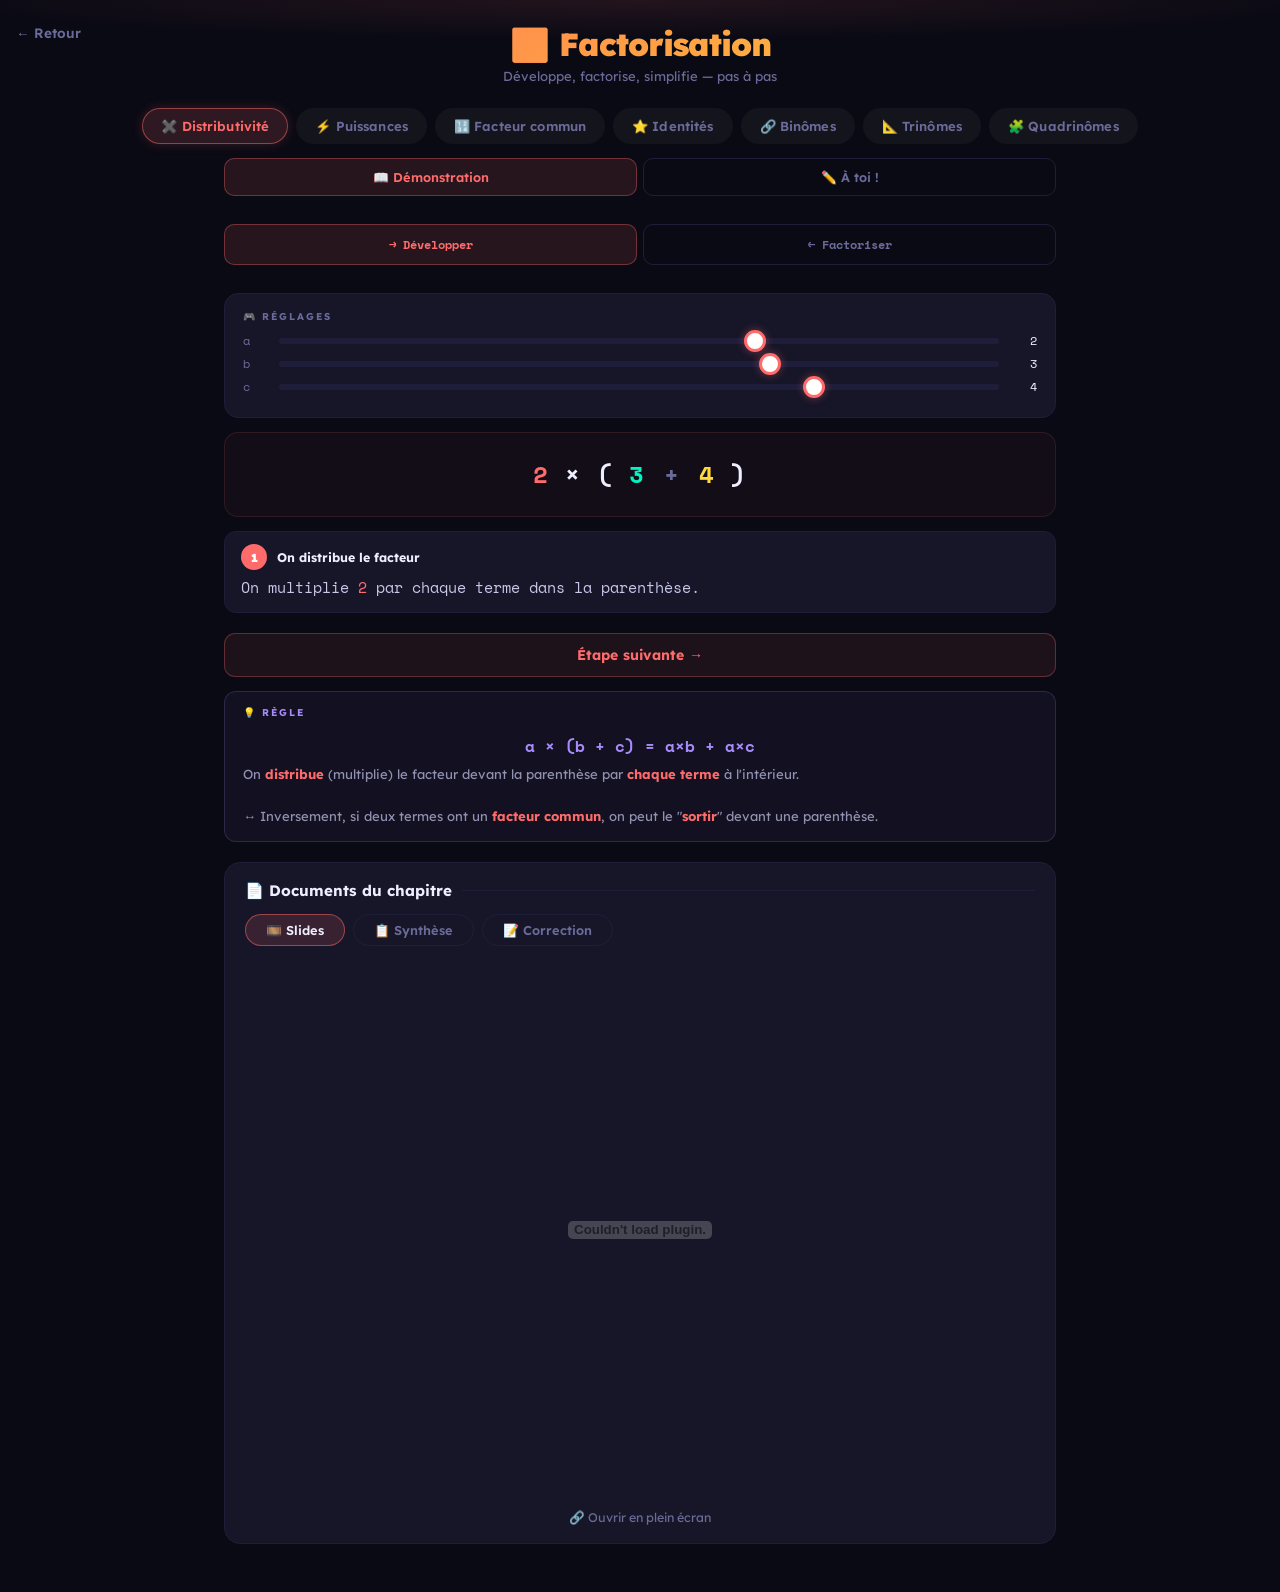
<file: factorisation/factorisation.html>
<!doctype html>
<html lang="fr">
  <head>
    <meta charset="UTF-8" />
    <meta name="viewport" content="width=device-width, initial-scale=1.0" />
    <title>Factorisation — Espace Interactif</title>
    <style>
      @import url("https://fonts.googleapis.com/css2?family=Lexend:wght@300;400;500;700;900&family=Space+Mono:wght@400;700&display=swap");

      :root {
        --bg: #0a0a14;
        --panel: #12121f;
        --card: #161628;
        --border: #1e1e3a;
        --accent: #ff6b6b;
        --green: #00f5c3;
        --red: #ff6b6b;
        --yellow: #ffd93d;
        --purple: #a78bfa;
        --orange: #ff9f43;
        --blue: #54a0ff;
        --text: #eeeeff;
        --muted: #6b6b9a;
      }

      * {
        box-sizing: border-box;
        margin: 0;
        padding: 0;
      }

      body {
        background: var(--bg);
        color: var(--text);
        font-family: "Lexend", sans-serif;
        min-height: 100vh;
        display: flex;
        flex-direction: column;
      }

      /* === HEADER === */
      header {
        text-align: center;
        padding: 24px 16px 10px;
        position: relative;
      }
      header::before {
        content: "";
        position: absolute;
        inset: 0;
        background: radial-gradient(
          ellipse 80% 60% at 50% 0%,
          rgba(255, 107, 107, 0.1) 0%,
          transparent 70%
        );
        pointer-events: none;
      }
      .back-btn {
        position: absolute;
        left: 16px;
        top: 24px;
        color: var(--muted);
        text-decoration: none;
        font-size: 0.85rem;
        font-weight: 600;
        transition: color 0.2s;
        z-index: 2;
      }
      .back-btn:hover {
        color: var(--text);
      }
      header h1 {
        font-size: clamp(1.4rem, 3.5vw, 2rem);
        font-weight: 900;
        letter-spacing: -1px;
        background: linear-gradient(
          135deg,
          var(--red),
          var(--orange),
          var(--yellow)
        );
        -webkit-background-clip: text;
        background-clip: text;
        -webkit-text-fill-color: transparent;
      }
      header p {
        color: var(--muted);
        font-size: 0.82rem;
        margin-top: 4px;
      }

      /* === TABS === */
      .tabs-bar {
        display: flex;
        flex-wrap: wrap;
        gap: 8px;
        padding: 14px 20px;
        justify-content: center;
        align-items: center;
      }
      .tab {
        flex-shrink: 0;
        padding: 9px 18px;
        border-radius: 30px;
        border: 1.5px solid transparent;
        background: rgba(255, 255, 255, 0.04);
        color: var(--muted);
        font-family: "Lexend", sans-serif;
        font-size: 0.82rem;
        font-weight: 600;
        cursor: pointer;
        transition: all 0.25s;
        white-space: nowrap;
        letter-spacing: 0.01em;
      }
      .tab:hover {
        color: var(--text);
        background: rgba(255, 255, 255, 0.08);
        border-color: rgba(255, 255, 255, 0.12);
      }
      .tab.active {
        background: rgba(255, 107, 107, 0.15);
        border-color: rgba(255, 107, 107, 0.5);
        box-shadow: 0 0 12px rgba(255, 107, 107, 0.18);
        color: var(--red);
      }

      /* === PANEL === */
      .panel-wrap {
        max-width: 860px;
        width: 100%;
        margin: 0 auto;
        padding: 0 14px 20px;
      }
      #panel {
        display: flex;
        flex-direction: column;
        gap: 14px;
      }

      /* === PDF SECTION === */
      #pdf-section {
        max-width: 860px;
        width: 100%;
        margin: 0 auto;
        padding: 0 14px 48px;
      }
      .pdf-outer-card {
        background: var(--card);
        border: 1px solid var(--border);
        border-radius: 16px;
        padding: 18px 20px;
      }
      .pdf-header {
        display: flex;
        align-items: center;
        gap: 10px;
        margin-bottom: 14px;
      }
      .pdf-header-title {
        font-family: "Lexend", sans-serif;
        font-size: 0.95rem;
        font-weight: 700;
        color: var(--text);
      }
      .pdf-header-line {
        flex: 1;
        height: 1px;
        background: var(--border);
      }
      .pdf-toggle-row {
        display: flex;
        gap: 8px;
        margin-bottom: 14px;
      }
      .pdf-toggle-btn {
        padding: 7px 20px;
        border-radius: 30px;
        border: 1.5px solid var(--border);
        background: transparent;
        color: var(--muted);
        font-family: "Lexend", sans-serif;
        font-size: 0.8rem;
        font-weight: 600;
        cursor: pointer;
        transition: all 0.2s;
      }
      .pdf-toggle-btn:hover {
        border-color: rgba(255, 107, 107, 0.4);
        color: var(--text);
      }
      .pdf-toggle-btn.active {
        background: rgba(255, 107, 107, 0.15);
        border-color: rgba(255, 107, 107, 0.5);
        color: var(--text);
      }
      .pdf-pane {
        display: none;
      }
      .pdf-pane.active {
        display: block;
      }
      .pdf-embed {
        width: 100%;
        height: 540px;
        border: none;
        border-radius: 10px;
        display: block;
      }
      .pdf-fallback {
        display: block;
        margin-top: 10px;
        text-align: center;
        font-size: 0.78rem;
        color: var(--muted);
        text-decoration: none;
      }
      .pdf-fallback:hover {
        color: var(--text);
      }

      /* === CARDS === */
      .card {
        background: var(--card);
        border: 1px solid var(--border);
        border-radius: 14px;
        padding: 16px 18px;
      }
      .card-title {
        font-size: 0.62rem;
        font-weight: 700;
        letter-spacing: 2px;
        text-transform: uppercase;
        color: var(--muted);
        margin-bottom: 10px;
      }

      /* === SLIDERS === */
      .slider-row {
        display: flex;
        align-items: center;
        gap: 8px;
        margin-bottom: 6px;
      }
      .slider-label {
        font-family: "Space Mono", monospace;
        font-size: 0.75rem;
        width: 28px;
        color: var(--muted);
      }
      input[type="range"] {
        flex: 1;
        -webkit-appearance: none;
        appearance: none;
        height: 6px;
        border-radius: 3px;
        background: var(--border);
        outline: none;
        cursor: pointer;
      }
      input[type="range"]::-webkit-slider-thumb {
        -webkit-appearance: none;
        appearance: none;
        width: 22px;
        height: 22px;
        border-radius: 50%;
        background: #ffffff;
        border: 3px solid var(--accent);
        box-shadow: 0 0 8px rgba(255, 107, 107, 0.4);
        cursor: grab;
        transition:
          transform 0.15s,
          box-shadow 0.15s;
      }
      input[type="range"]::-webkit-slider-thumb:hover {
        transform: scale(1.2);
        box-shadow: 0 0 14px rgba(255, 107, 107, 0.6);
      }
      input[type="range"]::-webkit-slider-thumb:active {
        cursor: grabbing;
        transform: scale(1.1);
        background: #ffe0e0;
      }
      input[type="range"]::-moz-range-thumb {
        width: 20px;
        height: 20px;
        border-radius: 50%;
        background: #fff;
        border: 3px solid var(--accent);
        box-shadow: 0 0 8px rgba(255, 107, 107, 0.4);
        cursor: grab;
      }
      input[type="range"]::-moz-range-track {
        height: 6px;
        border-radius: 3px;
        background: var(--border);
      }
      .slider-val {
        font-family: "Space Mono", monospace;
        font-size: 0.75rem;
        width: 30px;
        text-align: right;
        color: var(--text);
      }

      /* === EXPRESSION DISPLAY === */
      .expr-box {
        text-align: center;
        padding: 20px 16px;
        font-family: "Space Mono", monospace;
        font-size: 1.5rem;
        font-weight: 700;
        background: rgba(255, 107, 107, 0.04);
        border: 1px solid rgba(255, 107, 107, 0.12);
        border-radius: 14px;
        letter-spacing: 1px;
        line-height: 1.8;
      }
      .expr-box .c-r {
        color: var(--red);
      }
      .expr-box .c-g {
        color: var(--green);
      }
      .expr-box .c-y {
        color: var(--yellow);
      }
      .expr-box .c-p {
        color: var(--purple);
      }
      .expr-box .c-o {
        color: var(--orange);
      }
      .expr-box .c-b {
        color: var(--blue);
      }
      .expr-box .c-m {
        color: var(--muted);
      }
      .expr-box .op {
        color: var(--muted);
        margin: 0 3px;
      }
      .expr-box sup {
        font-size: 0.7em;
      }

      .arrow-down {
        text-align: center;
        color: var(--accent);
        font-size: 1.3rem;
        padding: 2px 0;
        opacity: 0.6;
      }

      /* === STEPS === */
      .steps-wrap {
        display: flex;
        flex-direction: column;
        gap: 0;
      }
      .step {
        background: var(--card);
        border: 1px solid var(--border);
        border-radius: 12px;
        padding: 12px 16px;
        max-height: 0;
        opacity: 0;
        overflow: hidden;
        margin-bottom: 0;
        transition:
          max-height 0.45s ease,
          opacity 0.4s ease,
          margin 0.3s ease,
          padding 0.3s ease;
        padding-top: 0;
        padding-bottom: 0;
      }
      .step.visible {
        max-height: 250px;
        opacity: 1;
        margin-bottom: 10px;
        padding: 12px 16px;
      }
      .step-header {
        display: flex;
        align-items: center;
        gap: 10px;
        margin-bottom: 6px;
      }
      .step-num {
        display: inline-flex;
        align-items: center;
        justify-content: center;
        width: 26px;
        height: 26px;
        border-radius: 50%;
        background: var(--accent);
        color: #fff;
        font-size: 0.72rem;
        font-weight: 900;
        flex-shrink: 0;
      }
      .step-title {
        font-size: 0.78rem;
        font-weight: 700;
        color: var(--text);
      }
      .step-body {
        font-family: "Space Mono", monospace;
        font-size: 0.92rem;
        line-height: 1.6;
        color: rgba(220, 220, 255, 0.9);
      }
      .step-body .c-r {
        color: var(--red);
      }
      .step-body .c-g {
        color: var(--green);
      }
      .step-body .c-y {
        color: var(--yellow);
      }
      .step-body .c-p {
        color: var(--purple);
      }
      .step-body .c-o {
        color: var(--orange);
      }
      .step-body .c-b {
        color: var(--blue);
      }
      .step-body sup {
        font-size: 0.7em;
      }

      /* === BUTTONS === */
      .btn-step {
        display: block;
        width: 100%;
        padding: 12px;
        border-radius: 11px;
        border: 1px solid rgba(255, 107, 107, 0.3);
        background: rgba(255, 107, 107, 0.08);
        color: var(--red);
        font-family: "Lexend", sans-serif;
        font-size: 0.88rem;
        font-weight: 700;
        cursor: pointer;
        transition: all 0.2s;
        margin-top: 6px;
      }
      .btn-step:hover {
        background: rgba(255, 107, 107, 0.16);
        transform: translateY(-1px);
      }
      .btn-reset {
        border-color: rgba(167, 139, 250, 0.3);
        background: rgba(167, 139, 250, 0.08);
        color: var(--purple);
      }
      .btn-reset:hover {
        background: rgba(167, 139, 250, 0.16);
      }

      /* === MODE TOGGLE === */
      .mode-row {
        display: flex;
        gap: 6px;
        margin-bottom: 14px;
      }
      .mode-btn {
        flex: 1;
        padding: 10px 8px;
        border-radius: 10px;
        border: 1px solid var(--border);
        background: transparent;
        color: var(--muted);
        font-family: "Lexend", sans-serif;
        font-size: 0.8rem;
        font-weight: 600;
        cursor: pointer;
        transition: all 0.2s;
      }
      .mode-btn.active {
        background: rgba(255, 107, 107, 0.12);
        border-color: rgba(255, 107, 107, 0.35);
        color: var(--accent);
      }
      .mode-btn:hover:not(.active) {
        border-color: rgba(255, 255, 255, 0.1);
        color: var(--text);
      }

      /* === TYPE BUTTONS (sub-tabs) === */
      .type-row {
        display: flex;
        gap: 6px;
        margin-bottom: 14px;
      }
      .type-btn {
        flex: 1;
        padding: 10px 6px;
        border-radius: 10px;
        border: 1px solid var(--border);
        background: transparent;
        color: var(--muted);
        font-family: "Space Mono", monospace;
        font-size: 0.78rem;
        font-weight: 700;
        cursor: pointer;
        transition: all 0.2s;
        text-align: center;
      }
      .type-btn.active {
        background: rgba(255, 107, 107, 0.12);
        border-color: rgba(255, 107, 107, 0.35);
        color: var(--accent);
      }
      .type-btn:hover:not(.active) {
        color: var(--text);
      }

      /* === EXERCISE === */
      .ex-input-row {
        display: flex;
        gap: 8px;
        margin-top: 10px;
      }
      .ex-input {
        flex: 1;
        background: var(--card);
        border: 2px solid var(--border);
        border-radius: 10px;
        color: var(--text);
        font-family: "Space Mono", monospace;
        font-size: 1rem;
        padding: 12px 14px;
        outline: none;
        transition: border-color 0.2s;
      }
      .ex-input:focus {
        border-color: var(--accent);
      }
      .ex-check {
        padding: 12px 20px;
        border-radius: 10px;
        border: none;
        background: var(--accent);
        color: #fff;
        font-family: "Lexend", sans-serif;
        font-size: 0.9rem;
        font-weight: 700;
        cursor: pointer;
        transition: filter 0.2s;
      }
      .ex-check:hover {
        filter: brightness(1.15);
      }

      .ex-choices {
        display: grid;
        grid-template-columns: 1fr 1fr;
        gap: 8px;
        margin-top: 10px;
      }
      .ex-choice {
        padding: 14px 10px;
        border-radius: 11px;
        border: 2px solid var(--border);
        background: var(--card);
        color: var(--text);
        font-family: "Space Mono", monospace;
        font-size: 0.9rem;
        font-weight: 700;
        cursor: pointer;
        transition: all 0.2s;
        text-align: center;
      }
      .ex-choice:hover {
        border-color: rgba(255, 255, 255, 0.2);
        transform: translateY(-1px);
      }
      .ex-choice.correct {
        border-color: var(--green);
        background: rgba(0, 245, 195, 0.1);
        color: var(--green);
      }
      .ex-choice.wrong {
        border-color: var(--red);
        background: rgba(255, 107, 107, 0.1);
        color: var(--red);
        opacity: 0.6;
      }

      .ex-feedback {
        margin-top: 10px;
        padding: 12px 16px;
        border-radius: 10px;
        font-size: 0.88rem;
        font-weight: 600;
        text-align: center;
        transition: all 0.3s;
      }
      .ex-feedback.ok {
        background: rgba(0, 245, 195, 0.08);
        border: 1px solid rgba(0, 245, 195, 0.3);
        color: var(--green);
      }
      .ex-feedback.ko {
        background: rgba(255, 107, 107, 0.08);
        border: 1px solid rgba(255, 107, 107, 0.3);
        color: var(--red);
      }

      .score-bar {
        display: flex;
        justify-content: center;
        gap: 16px;
        font-size: 0.8rem;
        color: var(--muted);
        margin-bottom: 12px;
      }
      .score-bar .streak {
        color: var(--orange);
      }
      .score-bar .total {
        color: var(--green);
      }

      /* === NAV ARROWS === */
      .nav-row {
        display: flex;
        gap: 8px;
      }
      .nav-btn {
        flex: 1;
        padding: 10px;
        border-radius: 10px;
        border: 1px solid var(--border);
        background: transparent;
        color: var(--muted);
        font-family: "Lexend", sans-serif;
        font-size: 0.85rem;
        font-weight: 600;
        cursor: pointer;
        transition: all 0.2s;
      }
      .nav-btn:hover {
        color: var(--text);
        border-color: rgba(255, 255, 255, 0.15);
      }
      .nav-btn:disabled {
        opacity: 0.3;
        cursor: not-allowed;
      }

      /* === RULE CARD === */
      .rule-card {
        background: rgba(167, 139, 250, 0.06);
        border: 1px solid rgba(167, 139, 250, 0.18);
        border-radius: 12px;
        padding: 14px 18px;
      }
      .rule-card .card-title {
        color: var(--purple);
      }
      .rule-card .formula {
        font-family: "Space Mono", monospace;
        font-size: 1rem;
        text-align: center;
        color: var(--purple);
        font-weight: 700;
        padding: 6px 0;
      }
      .rule-card .hint {
        font-size: 0.82rem;
        color: rgba(200, 200, 240, 0.7);
        line-height: 1.6;
      }
      .rule-card .hint span {
        color: var(--accent);
        font-weight: 700;
      }

      /* === GRID === */
      .grid-2 {
        display: grid;
        grid-template-columns: 1fr 1fr;
        gap: 10px;
      }
      .grid-3 {
        display: grid;
        grid-template-columns: 1fr 1fr 1fr;
        gap: 10px;
      }

      /* === HIGHLIGHT/TAG === */
      .hl-r {
        color: var(--red);
        font-weight: 700;
      }
      .hl-g {
        color: var(--green);
        font-weight: 700;
      }
      .hl-y {
        color: var(--yellow);
        font-weight: 700;
      }
      .hl-p {
        color: var(--purple);
        font-weight: 700;
      }
      .hl-o {
        color: var(--orange);
        font-weight: 700;
      }

      /* === DELTA BADGE === */
      .delta-badge {
        text-align: center;
        padding: 10px 14px;
        border-radius: 10px;
        font-size: 0.85rem;
        font-weight: 700;
        margin-top: 8px;
      }
      .delta-pos {
        background: rgba(0, 245, 195, 0.08);
        border: 1px solid rgba(0, 245, 195, 0.25);
        color: var(--green);
      }
      .delta-zero {
        background: rgba(255, 217, 61, 0.08);
        border: 1px solid rgba(255, 217, 61, 0.25);
        color: var(--yellow);
      }
      .delta-neg {
        background: rgba(255, 107, 107, 0.08);
        border: 1px solid rgba(255, 107, 107, 0.25);
        color: var(--red);
      }

      /* === TERM BLOCKS (quadrinomes) === */
      .term-blocks {
        display: flex;
        gap: 6px;
        justify-content: center;
        flex-wrap: wrap;
        margin: 12px 0;
      }
      .term-block {
        padding: 10px 16px;
        border-radius: 10px;
        border: 2px solid var(--border);
        background: var(--card);
        font-family: "Space Mono", monospace;
        font-size: 1rem;
        font-weight: 700;
        cursor: pointer;
        transition: all 0.2s;
        user-select: none;
      }
      .term-block:hover {
        border-color: rgba(255, 255, 255, 0.2);
      }
      .term-block.sel-a {
        border-color: var(--green);
        background: rgba(0, 245, 195, 0.1);
        color: var(--green);
      }
      .term-block.sel-b {
        border-color: var(--yellow);
        background: rgba(255, 217, 61, 0.1);
        color: var(--yellow);
      }

      @media (max-width: 600px) {
        .expr-box {
          font-size: 1.15rem;
          padding: 14px 10px;
        }
        .grid-2,
        .grid-3 {
          grid-template-columns: 1fr;
        }
        .ex-choices {
          grid-template-columns: 1fr;
        }
      }
    </style>
  </head>

  <body>
    <header>
      <a href="../theory.html" class="back-btn">← Retour</a>
      <h1>🔢 Factorisation</h1>
      <p>Développe, factorise, simplifie — pas à pas</p>
    </header>

    <nav class="tabs-bar">
      <button class="tab active" data-tab="distributivite">
        ✖️ Distributivité
      </button>
      <button class="tab" data-tab="puissances">⚡ Puissances</button>
      <button class="tab" data-tab="facteur">🔢 Facteur commun</button>
      <button class="tab" data-tab="identites">⭐ Identités</button>
      <button class="tab" data-tab="binomes">🔗 Binômes</button>
      <button class="tab" data-tab="trinomes">📐 Trinômes</button>
      <button class="tab" data-tab="quadrinomes">🧩 Quadrinômes</button>
    </nav>

    <div class="panel-wrap">
      <div id="panel"></div>
    </div>

    <div id="pdf-section"></div>

    <script>
      // ===================== STATE =====================
      const state = {
        tab: "distributivite",
        distributivite: {
          a: 2,
          b: 3,
          c: 4,
          dir: "dev",
          step: 0,
          mode: "demo",
          ex: null,
          answered: false,
          score: { ok: 0, total: 0, streak: 0 },
        },
        puissances: { x: 2, n: 3, m: 2 },
        facteur: {
          level: 0,
          step: 0,
          mode: "demo",
          ex: null,
          answered: false,
          score: { ok: 0, total: 0, streak: 0 },
        },
        identites: {
          a: 3,
          b: 2,
          type: "carre_plus",
          step: 0,
          mode: "demo",
          ex: null,
          answered: false,
          score: { ok: 0, total: 0, streak: 0 },
        },
        binomes: {
          a: 3,
          b: 2,
          k: 2,
          n: 4,
          step: 0,
          tech: "diff_carres",
          signType: "minus",
        },
        trinomes: {
          a: 1,
          b: -5,
          c: 6,
          step: 0,
          mode: "demo",
          ex: null,
          answered: false,
          score: { ok: 0, total: 0, streak: 0 },
        },
        quadrinomes: { level: 0, step: 0 },
      };

      // ===================== HELPERS =====================
      function slider(id, label, val, min, max, step, color, onChange) {
        const row = document.createElement("div");
        row.className = "slider-row";
        const dec = step < 1 ? 1 : 0;
        row.innerHTML = `
    <span class="slider-label">${label}</span>
    <input type="range" id="${id}" min="${min}" max="${max}" step="${step}" value="${val}" style="accent-color:${color}">
    <span class="slider-val" id="${id}_val">${parseFloat(val).toFixed(dec)}</span>`;
        const input = row.querySelector("input");
        const valEl = row.querySelector(".slider-val");
        input.addEventListener("input", () => {
          valEl.textContent = parseFloat(input.value).toFixed(dec);
          onChange(parseFloat(input.value));
        });
        input.addEventListener("change", () => renderPanel());
        return row;
      }

      function card(title, html) {
        const c = document.createElement("div");
        c.className = "card";
        c.innerHTML = `<div class="card-title">${title}</div>${html}`;
        return c;
      }

      function ruleCard(title, html) {
        const c = document.createElement("div");
        c.className = "rule-card";
        c.innerHTML = `<div class="card-title">${title}</div>${html}`;
        return c;
      }

      function buildSteps(steps, current, onNext, onReset) {
        const w = document.createElement("div");
        w.className = "steps-wrap";
        steps.forEach((s, i) => {
          const el = document.createElement("div");
          el.className = "step" + (i <= current ? " visible" : "");
          el.innerHTML = `
      <div class="step-header">
        <div class="step-num">${i + 1}</div>
        <div class="step-title">${s.title}</div>
      </div>
      <div class="step-body">${s.body}</div>`;
          w.appendChild(el);
        });
        if (current < steps.length - 1) {
          const b = document.createElement("button");
          b.className = "btn-step";
          b.textContent = "Étape suivante →";
          b.onclick = onNext;
          w.appendChild(b);
        } else {
          const b = document.createElement("button");
          b.className = "btn-step btn-reset";
          b.textContent = "↺ Recommencer les étapes";
          b.onclick = onReset;
          w.appendChild(b);
        }
        return w;
      }

      const S = (n) => (n >= 0 ? "+" : "−");
      const A = (n) => Math.abs(n);
      const F = (n) => parseFloat(n.toFixed(2));
      const signed = (n) => (n >= 0 ? `+${n}` : `−${A(n)}`);
      const signedSp = (n) => (n >= 0 ? `+ ${n}` : `− ${A(n)}`);

      function fmtCoef(n, v) {
        if (n === 0) return "0";
        if (!v) return n.toString();
        if (n === 1) return v;
        if (n === -1) return `−${v}`;
        return `${n}${v}`;
      }

      function randInt(a, b) {
        return a + Math.floor(Math.random() * (b - a + 1));
      }
      function randChoice(arr) {
        return arr[Math.floor(Math.random() * arr.length)];
      }

      // ===================== RENDER PANEL =====================
      function renderPanel() {
        const panel = document.getElementById("panel");
        panel.innerHTML = "";
        const t = state.tab;
        if (t === "distributivite") renderDistributivite(panel);
        else if (t === "puissances") renderPuissances(panel);
        else if (t === "facteur") renderFacteur(panel);
        else if (t === "identites") renderIdentites(panel);
        else if (t === "binomes") renderBinomes(panel);
        else if (t === "trinomes") renderTrinomes(panel);
        else if (t === "quadrinomes") renderQuadrinomes(panel);
      }

      // ===================== TAB 1: DISTRIBUTIVITÉ =====================
      function renderDistributivite(panel) {
        const st = state.distributivite;
        const { a, b, c, dir, step, mode } = st;

        // Mode toggle
        const modeEl = document.createElement("div");
        modeEl.className = "mode-row";
        modeEl.innerHTML = `<button class="mode-btn ${mode === "demo" ? "active" : ""}" data-m="demo">📖 Démonstration</button>
    <button class="mode-btn ${mode === "exercice" ? "active" : ""}" data-m="exercice">✏️ À toi !</button>`;
        modeEl.querySelectorAll(".mode-btn").forEach(
          (b) =>
            (b.onclick = () => {
              st.mode = b.dataset.m;
              if (b.dataset.m === "exercice") genDistEx();
              st.step = 0;
              renderPanel();
            }),
        );
        panel.appendChild(modeEl);

        if (mode === "demo") {
          // Direction toggle
          const dirEl = document.createElement("div");
          dirEl.className = "type-row";
          dirEl.innerHTML = `<button class="type-btn ${dir === "dev" ? "active" : ""}" data-d="dev">→ Développer</button>
      <button class="type-btn ${dir === "fact" ? "active" : ""}" data-d="fact">← Factoriser</button>`;
          dirEl.querySelectorAll(".type-btn").forEach(
            (b) =>
              (b.onclick = () => {
                st.dir = b.dataset.d;
                st.step = 0;
                renderPanel();
              }),
          );
          panel.appendChild(dirEl);

          // Sliders
          const ctrl = document.createElement("div");
          ctrl.className = "card";
          ctrl.innerHTML = `<div class="card-title">🎮 RÉGLAGES</div>`;
          ctrl.appendChild(
            slider("d_a", "a", a, -6, 6, 1, "#ff6b6b", (v) => {
              st.a = v;
              st.step = 0;
            }),
          );
          ctrl.appendChild(
            slider("d_b", "b", b, -8, 8, 1, "#00f5c3", (v) => {
              st.b = v;
              st.step = 0;
            }),
          );
          ctrl.appendChild(
            slider("d_c", "c", c, -8, 8, 1, "#ffd93d", (v) => {
              st.c = v;
              st.step = 0;
            }),
          );
          panel.appendChild(ctrl);

          const ab = a * b,
            ac = a * c,
            total = ab + ac;

          if (dir === "dev") {
            // Expression
            const exEl = document.createElement("div");
            exEl.className = "expr-box";
            exEl.innerHTML = `<span class="c-r">${a}</span> × ( <span class="c-g">${b}</span> <span class="op">${S(c)}</span> <span class="c-y">${A(c)}</span> )`;
            panel.appendChild(exEl);

            // Steps
            const steps = [
              {
                title: "On distribue le facteur",
                body: `On multiplie <span class="c-r">${a}</span> par chaque terme dans la parenthèse.`,
              },
              {
                title: "On effectue les multiplications",
                body: `<span class="c-r">${a}</span> × <span class="c-g">${b}</span> <span class="op">=</span> <span class="c-g">${ab}</span> &nbsp;&nbsp;et&nbsp;&nbsp; <span class="c-r">${a}</span> × <span class="c-y">${c < 0 ? "(" + c + ")" : c}</span> <span class="op">=</span> <span class="c-y">${ac}</span>`,
              },
              {
                title: "Résultat développé",
                body: `<span style="font-size:1.15rem;">${fmtCoef(a, "")}<span class="c-r"></span> × (<span class="c-g">${b}</span> ${signedSp(c)}) = <span class="c-g">${ab}</span> ${signedSp(ac)} = <span class="c-p" style="font-size:1.3rem;">${total}</span></span>`,
              },
            ];
            panel.appendChild(
              buildSteps(
                steps,
                step,
                () => {
                  st.step++;
                  renderPanel();
                },
                () => {
                  st.step = 0;
                  renderPanel();
                },
              ),
            );
          } else {
            // Factorise: show ab + ac → a(b + c)
            const exEl = document.createElement("div");
            exEl.className = "expr-box";
            exEl.innerHTML = `<span class="c-g">${ab}</span> <span class="op">${S(ac)}</span> <span class="c-y">${A(ac)}</span>`;
            panel.appendChild(exEl);

            const steps = [
              {
                title: "Identifier le facteur commun",
                body: `Les deux termes <span class="c-g">${ab}</span> et <span class="c-y">${ac}</span> sont divisibles par <span class="c-r">${a}</span>.`,
              },
              {
                title: "Diviser chaque terme",
                body: `<span class="c-g">${ab}</span> ÷ <span class="c-r">${a}</span> = <span class="c-g">${b}</span> &nbsp;&nbsp;et&nbsp;&nbsp; <span class="c-y">${ac}</span> ÷ <span class="c-r">${a}</span> = <span class="c-y">${c}</span>`,
              },
              {
                title: "Forme factorisée",
                body: `<span style="font-size:1.15rem;"><span class="c-r">${a}</span> × ( <span class="c-g">${b}</span> ${signedSp(c)} ) = <span class="c-p" style="font-size:1.3rem;">${total}</span></span>`,
              },
            ];
            panel.appendChild(
              buildSteps(
                steps,
                step,
                () => {
                  st.step++;
                  renderPanel();
                },
                () => {
                  st.step = 0;
                  renderPanel();
                },
              ),
            );
          }

          // Rule
          panel.appendChild(
            ruleCard(
              "💡 RÈGLE",
              `<div class="formula">a × (b + c) = a×b + a×c</div>
      <p class="hint">On <span>distribue</span> (multiplie) le facteur devant la parenthèse par <span>chaque terme</span> à l'intérieur.<br><br>↔ Inversement, si deux termes ont un <span>facteur commun</span>, on peut le "<span>sortir</span>" devant une parenthèse.</p>`,
            ),
          );
        } else {
          // EXERCICE MODE
          const sc = st.score;
          const ex = st.ex;
          if (!ex) {
            genDistEx();
            renderPanel();
            return;
          }

          panel.appendChild(scoreBar(sc));

          const q = document.createElement("div");
          q.className = "card";
          q.innerHTML = `<div class="card-title">✏️ EXERCICE</div>
      <p style="font-size:0.9rem;color:var(--text);margin-bottom:8px;">${ex.question}</p>
      <div class="expr-box" style="font-size:1.3rem;">${ex.display}</div>`;
          panel.appendChild(q);

          if (!st.answered) {
            const row = document.createElement("div");
            row.className = "ex-input-row";
            row.innerHTML = `<input class="ex-input" id="ex_ans" type="number" placeholder="Ta réponse…" autofocus>
        <button class="ex-check" id="ex_btn">Vérifier ✓</button>`;
            panel.appendChild(row);
            setTimeout(() => {
              const inp = document.getElementById("ex_ans");
              const btn = document.getElementById("ex_btn");
              if (!inp || !btn) return;
              const check = () => {
                const v = parseFloat(inp.value);
                if (isNaN(v)) return;
                st.answered = true;
                sc.total++;
                if (v === ex.answer) {
                  sc.ok++;
                  sc.streak++;
                } else {
                  sc.streak = 0;
                }
                renderPanel();
              };
              btn.onclick = check;
              inp.addEventListener("keydown", (e) => {
                if (e.key === "Enter") check();
              });
            }, 50);
          } else {
            const ok =
              st.ex.answer ===
                parseFloat(document.getElementById("ex_ans")?.value) ||
              sc.streak > 0 ||
              sc.ok === sc.total;
            // Re-derive correctness
            const fb = document.createElement("div");
            // Check if last answer was correct based on streak change
            const wasCorrect =
              sc.streak > 0 || (sc.ok === sc.total && sc.total > 0);
            fb.className = "ex-feedback " + (wasCorrect ? "ok" : "ko");
            fb.innerHTML = wasCorrect
              ? `✅ Bravo ! La réponse est bien <strong>${ex.answer}</strong>`
              : `❌ La bonne réponse était <strong>${ex.answer}</strong>. ${ex.hint || ""}`;
            panel.appendChild(fb);

            const nb = document.createElement("button");
            nb.className = "btn-step";
            nb.textContent = "Exercice suivant →";
            nb.onclick = () => {
              genDistEx();
              st.answered = false;
              renderPanel();
            };
            panel.appendChild(nb);
          }
        }
      }

      function genDistEx() {
        const st = state.distributivite;
        let a = randInt(2, 7) * (Math.random() > 0.3 ? 1 : -1);
        let b = randInt(1, 9) * (Math.random() > 0.4 ? 1 : -1);
        let c = randInt(1, 9) * (Math.random() > 0.4 ? 1 : -1);
        if (a === 0) a = 2;
        const dev = Math.random() > 0.5;
        if (dev) {
          st.ex = {
            question: "Développe et calcule :",
            display: `<span class="c-r">${a}</span> × ( <span class="c-g">${b}</span> <span class="op">${S(c)}</span> <span class="c-y">${A(c)}</span> )`,
            answer: a * (b + c),
            hint: `${a} × (${b} + ${c}) = ${a}×${b} + ${a}×${c} = ${a * b} + ${a * c} = ${a * (b + c)}`,
          };
        } else {
          const ab = a * b,
            ac = a * c;
          st.ex = {
            question: `Calcule : ${ab} ${signedSp(ac)} = ?`,
            display: `<span class="c-g">${ab}</span> <span class="op">${S(ac)}</span> <span class="c-y">${A(ac)}</span>`,
            answer: ab + ac,
            hint: `${ab} ${signedSp(ac)} = ${ab + ac}`,
          };
        }
        st.answered = false;
      }

      function scoreBar(sc) {
        const el = document.createElement("div");
        el.className = "score-bar";
        el.innerHTML = `<span class="streak">🔥 Série : ${sc.streak}</span>
    <span class="total">✅ ${sc.ok} / ${sc.total}</span>`;
        return el;
      }

      // ===================== TAB 2: PUISSANCES =====================
      function renderPuissances(panel) {
        const { x, n, m } = state.puissances;
        const st = state.puissances;

        const ctrl = document.createElement("div");
        ctrl.className = "card";
        ctrl.innerHTML = `<div class="card-title">🎮 RÉGLAGES</div>`;
        ctrl.appendChild(
          slider("p_x", "x", x, 2, 10, 1, "#ff6b6b", (v) => {
            st.x = v;
          }),
        );
        ctrl.appendChild(
          slider("p_n", "n", n, 0, 6, 1, "#00f5c3", (v) => {
            st.n = v;
          }),
        );
        ctrl.appendChild(
          slider("p_m", "m", m, 0, 6, 1, "#ffd93d", (v) => {
            st.m = v;
          }),
        );
        panel.appendChild(ctrl);

        const pow = (base, exp) => Math.pow(base, exp);
        const sup = (e) => `<sup>${e}</sup>`;

        const rules = [
          {
            name: "Produit de puissances",
            formula: `x${sup("n")} × x${sup("m")} = x${sup("n+m")}`,
            example: `${x}${sup(n)} × ${x}${sup(m)} = ${x}${sup(n + m)} = <span class="c-p">${pow(x, n + m)}</span>`,
            detail: `${pow(x, n)} × ${pow(x, m)} = ${pow(x, n + m)}`,
            color: "var(--red)",
          },
          {
            name: "Quotient de puissances",
            formula: `x${sup("n")} ÷ x${sup("m")} = x${sup("n−m")}`,
            example:
              n >= m
                ? `${x}${sup(n)} ÷ ${x}${sup(m)} = ${x}${sup(n - m)} = <span class="c-p">${pow(x, n - m)}</span>`
                : `${x}${sup(n)} ÷ ${x}${sup(m)} = ${x}${sup(n - m)} = <span class="c-p">1/${pow(x, m - n)}</span>`,
            detail:
              n >= m
                ? `${pow(x, n)} ÷ ${pow(x, m)} = ${pow(x, n - m)}`
                : `${pow(x, n)} ÷ ${pow(x, m)} = ${F(pow(x, n - m))}`,
            color: "var(--green)",
          },
          {
            name: "Puissance de puissance",
            formula: `(x${sup("n")})${sup("m")} = x${sup("n×m")}`,
            example: `(${x}${sup(n)})${sup(m)} = ${x}${sup(n * m)} = <span class="c-p">${pow(x, n * m)}</span>`,
            detail: `(${pow(x, n)})${sup(m)} = ${pow(x, n * m)}`,
            color: "var(--yellow)",
          },
          {
            name: "Exposant 0",
            formula: `x${sup("0")} = 1`,
            example: `${x}${sup(0)} = <span class="c-p">1</span>`,
            detail: `N'importe quel nombre (≠0) à la puissance 0 vaut 1`,
            color: "var(--purple)",
          },
          {
            name: "Exposant 1",
            formula: `x${sup("1")} = x`,
            example: `${x}${sup(1)} = <span class="c-p">${x}</span>`,
            detail: `Un nombre à la puissance 1 reste lui-même`,
            color: "var(--orange)",
          },
          {
            name: "Exposant négatif",
            formula: `x${sup("−n")} = 1 / x${sup("n")}`,
            example: `${x}${sup("−" + n)} = 1 / ${x}${sup(n)} = <span class="c-p">${n === 0 ? 1 : F(1 / pow(x, n))}</span>`,
            detail: `1 / ${pow(x, n)} = ${n === 0 ? 1 : F(1 / pow(x, n))}`,
            color: "var(--blue)",
          },
        ];

        const grid = document.createElement("div");
        grid.className = "grid-2";
        rules.forEach((r) => {
          const c = document.createElement("div");
          c.className = "card";
          c.innerHTML = `
      <div class="card-title" style="color:${r.color}">${r.name}</div>
      <div style="font-family:Space Mono;font-size:0.85rem;text-align:center;color:var(--muted);margin-bottom:8px;">${r.formula}</div>
      <div style="font-family:Space Mono;font-size:0.92rem;text-align:center;margin-bottom:6px;">${r.example}</div>
      <div style="font-size:0.72rem;color:var(--muted);text-align:center;">${r.detail}</div>`;
          grid.appendChild(c);
        });
        panel.appendChild(grid);

        panel.appendChild(
          ruleCard(
            "💡 RÉSUMÉ",
            `<p class="hint">
    • x${sup("n")} signifie « x multiplié par lui-même n fois »<br><br>
    • Quand on <span>multiplie</span> des puissances de même base → on <span>additionne</span> les exposants<br>
    • Quand on <span>divise</span> → on <span>soustrait</span> les exposants<br>
    • Puissance de puissance → on <span>multiplie</span> les exposants<br><br>
    • x${sup("0")} = 1 &nbsp;|&nbsp; x${sup("1")} = x &nbsp;|&nbsp; x${sup("−n")} = 1/x${sup("n")}</p>`,
          ),
        );
      }

      // ===================== TAB 3: FACTEUR COMMUN =====================
      const FC_BANK = [
        {
          raw: [6, "x", 9, ""],
          fc: "3",
          parts: ["2x", "3"],
          expr: "6x + 9",
          result: "3(2x + 3)",
          steps: [
            {
              title: "Expression de départ",
              body: `<span class="c-r">6</span>x + <span class="c-r">9</span>`,
            },
            {
              title: "Trouver le facteur commun",
              body: `6 = <span class="c-g">3</span> × 2 &nbsp;et&nbsp; 9 = <span class="c-g">3</span> × 3<br>Le facteur commun est <span class="c-g" style="font-size:1.1rem;font-weight:900;">3</span>`,
            },
            {
              title: "Diviser chaque terme",
              body: `6x ÷ 3 = <span class="c-y">2x</span> &nbsp;&nbsp;et&nbsp;&nbsp; 9 ÷ 3 = <span class="c-y">3</span>`,
            },
            {
              title: "Forme factorisée !",
              body: `<span style="font-size:1.2rem;"><span class="c-g">3</span>(<span class="c-y">2x</span> + <span class="c-y">3</span>)</span>`,
            },
          ],
        },
        {
          expr: "4x² + 8x",
          fc: "4x",
          result: "4x(x + 2)",
          steps: [
            {
              title: "Expression de départ",
              body: `<span class="c-r">4x²</span> + <span class="c-r">8x</span>`,
            },
            {
              title: "Trouver le facteur commun",
              body: `4x² = <span class="c-g">4x</span> × x &nbsp;et&nbsp; 8x = <span class="c-g">4x</span> × 2<br>FC = <span class="c-g" style="font-size:1.1rem;font-weight:900;">4x</span>`,
            },
            {
              title: "Diviser chaque terme",
              body: `4x² ÷ 4x = <span class="c-y">x</span> &nbsp;&nbsp;et&nbsp;&nbsp; 8x ÷ 4x = <span class="c-y">2</span>`,
            },
            {
              title: "Forme factorisée !",
              body: `<span style="font-size:1.2rem;"><span class="c-g">4x</span>(<span class="c-y">x</span> + <span class="c-y">2</span>)</span>`,
            },
          ],
        },
        {
          expr: "15x² − 10x",
          fc: "5x",
          result: "5x(3x − 2)",
          steps: [
            {
              title: "Expression de départ",
              body: `<span class="c-r">15x²</span> − <span class="c-r">10x</span>`,
            },
            {
              title: "Trouver le facteur commun",
              body: `15x² = <span class="c-g">5x</span> × 3x &nbsp;et&nbsp; 10x = <span class="c-g">5x</span> × 2<br>FC = <span class="c-g" style="font-size:1.1rem;font-weight:900;">5x</span>`,
            },
            {
              title: "Diviser chaque terme",
              body: `15x² ÷ 5x = <span class="c-y">3x</span> &nbsp;&nbsp;et&nbsp;&nbsp; 10x ÷ 5x = <span class="c-y">2</span>`,
            },
            {
              title: "Forme factorisée !",
              body: `<span style="font-size:1.2rem;"><span class="c-g">5x</span>(<span class="c-y">3x</span> − <span class="c-y">2</span>)</span>`,
            },
          ],
        },
        {
          expr: "12x³ + 18x²",
          fc: "6x²",
          result: "6x²(2x + 3)",
          steps: [
            {
              title: "Expression de départ",
              body: `<span class="c-r">12x³</span> + <span class="c-r">18x²</span>`,
            },
            {
              title: "Trouver le facteur commun",
              body: `12x³ = <span class="c-g">6x²</span> × 2x &nbsp;et&nbsp; 18x² = <span class="c-g">6x²</span> × 3<br>FC = <span class="c-g" style="font-size:1.1rem;font-weight:900;">6x²</span>`,
            },
            {
              title: "Diviser chaque terme",
              body: `12x³ ÷ 6x² = <span class="c-y">2x</span> &nbsp;&nbsp;et&nbsp;&nbsp; 18x² ÷ 6x² = <span class="c-y">3</span>`,
            },
            {
              title: "Forme factorisée !",
              body: `<span style="font-size:1.2rem;"><span class="c-g">6x²</span>(<span class="c-y">2x</span> + <span class="c-y">3</span>)</span>`,
            },
          ],
        },
        {
          expr: "2x³ − 4x² + 6x",
          fc: "2x",
          result: "2x(x² − 2x + 3)",
          steps: [
            {
              title: "Expression de départ",
              body: `<span class="c-r">2x³</span> − <span class="c-r">4x²</span> + <span class="c-r">6x</span>`,
            },
            {
              title: "Trouver le facteur commun",
              body: `2x³ = <span class="c-g">2x</span>·x²,&nbsp; 4x² = <span class="c-g">2x</span>·2x,&nbsp; 6x = <span class="c-g">2x</span>·3<br>FC = <span class="c-g" style="font-size:1.1rem;font-weight:900;">2x</span>`,
            },
            {
              title: "Diviser chaque terme",
              body: `2x³÷2x = <span class="c-y">x²</span>,&nbsp; 4x²÷2x = <span class="c-y">2x</span>,&nbsp; 6x÷2x = <span class="c-y">3</span>`,
            },
            {
              title: "Forme factorisée !",
              body: `<span style="font-size:1.2rem;"><span class="c-g">2x</span>(<span class="c-y">x²</span> − <span class="c-y">2x</span> + <span class="c-y">3</span>)</span>`,
            },
          ],
        },
      ];

      const FC_EX_BANK = [
        { expr: "6x + 9", choices: ["2", "3", "6", "9"], answer: 1 },
        { expr: "4x² + 8x", choices: ["2", "4", "4x", "8x"], answer: 2 },
        { expr: "15x² − 10x", choices: ["5", "5x", "10x", "x²"], answer: 1 },
        {
          expr: "12x³ + 18x²",
          choices: ["3x", "6x", "6x²", "12x²"],
          answer: 2,
        },
        { expr: "10x + 25", choices: ["2", "5", "10", "25"], answer: 1 },
        { expr: "9x² + 3x", choices: ["3", "3x", "9x", "x"], answer: 1 },
        { expr: "8x³ − 12x²", choices: ["2x", "4x", "4x²", "8x"], answer: 2 },
      ];

      function renderFacteur(panel) {
        const st = state.facteur;
        const { level, step, mode } = st;

        const modeEl = document.createElement("div");
        modeEl.className = "mode-row";
        modeEl.innerHTML = `<button class="mode-btn ${mode === "demo" ? "active" : ""}" data-m="demo">📖 Démonstration</button>
    <button class="mode-btn ${mode === "exercice" ? "active" : ""}" data-m="exercice">✏️ À toi !</button>`;
        modeEl.querySelectorAll(".mode-btn").forEach(
          (b) =>
            (b.onclick = () => {
              st.mode = b.dataset.m;
              if (b.dataset.m === "exercice") genFCEx();
              st.step = 0;
              renderPanel();
            }),
        );
        panel.appendChild(modeEl);

        if (mode === "demo") {
          const item = FC_BANK[level];
          // Nav
          const nav = document.createElement("div");
          nav.className = "nav-row";
          nav.innerHTML = `<button class="nav-btn" ${level === 0 ? "disabled" : ""}>← Précédent</button>
      <button class="nav-btn" style="text-align:center;color:var(--accent);">Niveau ${level + 1} / ${FC_BANK.length}</button>
      <button class="nav-btn" ${level >= FC_BANK.length - 1 ? "disabled" : ""}>Suivant →</button>`;
          const btns = nav.querySelectorAll(".nav-btn");
          btns[0].onclick = () => {
            st.level = Math.max(0, level - 1);
            st.step = 0;
            renderPanel();
          };
          btns[2].onclick = () => {
            st.level = Math.min(FC_BANK.length - 1, level + 1);
            st.step = 0;
            renderPanel();
          };
          panel.appendChild(nav);

          // Expression
          const exEl = document.createElement("div");
          exEl.className = "expr-box";
          exEl.innerHTML = item.expr;
          panel.appendChild(exEl);

          // Steps
          panel.appendChild(
            buildSteps(
              item.steps,
              step,
              () => {
                st.step++;
                renderPanel();
              },
              () => {
                st.step = 0;
                renderPanel();
              },
            ),
          );

          panel.appendChild(
            ruleCard(
              "💡 MÉTHODE",
              `<p class="hint">
      <span>1.</span> Chercher le plus grand nombre qui divise tous les coefficients.<br>
      <span>2.</span> Chercher la plus grande puissance de x commune à tous les termes.<br>
      <span>3.</span> Le FC = nombre × x<sup>plus petite puissance</sup><br>
      <span>4.</span> Diviser chaque terme par le FC → on obtient la parenthèse.</p>`,
            ),
          );
        } else {
          // Exercise
          const sc = st.score;
          const ex = st.ex;
          if (!ex) {
            genFCEx();
            renderPanel();
            return;
          }

          panel.appendChild(scoreBar(sc));

          panel.appendChild(
            card(
              "✏️ QUEL EST LE FACTEUR COMMUN ?",
              `<div class="expr-box" style="font-size:1.2rem;margin-bottom:4px;">${ex.expr}</div>`,
            ),
          );

          if (!st.answered) {
            const ch = document.createElement("div");
            ch.className = "ex-choices";
            ex.choices.forEach((c, i) => {
              const b = document.createElement("button");
              b.className = "ex-choice";
              b.textContent = c;
              b.onclick = () => {
                st.answered = true;
                sc.total++;
                if (i === ex.answer) {
                  sc.ok++;
                  sc.streak++;
                } else {
                  sc.streak = 0;
                }
                ex.picked = i;
                renderPanel();
              };
              ch.appendChild(b);
            });
            panel.appendChild(ch);
          } else {
            const ch = document.createElement("div");
            ch.className = "ex-choices";
            ex.choices.forEach((c, i) => {
              const b = document.createElement("button");
              b.className =
                "ex-choice" +
                (i === ex.answer
                  ? " correct"
                  : i === ex.picked
                    ? " wrong"
                    : "");
              b.textContent = c;
              b.style.cursor = "default";
              ch.appendChild(b);
            });
            panel.appendChild(ch);

            const ok = ex.picked === ex.answer;
            const fb = document.createElement("div");
            fb.className = "ex-feedback " + (ok ? "ok" : "ko");
            fb.textContent = ok
              ? "✅ Bravo !"
              : `❌ C'était ${ex.choices[ex.answer]}`;
            panel.appendChild(fb);

            const nb = document.createElement("button");
            nb.className = "btn-step";
            nb.textContent = "Exercice suivant →";
            nb.onclick = () => {
              genFCEx();
              st.answered = false;
              renderPanel();
            };
            panel.appendChild(nb);
          }
        }
      }

      function genFCEx() {
        const idx = randInt(0, FC_EX_BANK.length - 1);
        state.facteur.ex = { ...FC_EX_BANK[idx] };
        state.facteur.answered = false;
      }

      // ===================== TAB 4: IDENTITÉS REMARQUABLES =====================
      function renderIdentites(panel) {
        const st = state.identites;
        const { a, b, type, step, mode } = st;

        const modeEl = document.createElement("div");
        modeEl.className = "mode-row";
        modeEl.innerHTML = `<button class="mode-btn ${mode === "demo" ? "active" : ""}" data-m="demo">📖 Démonstration</button>
    <button class="mode-btn ${mode === "exercice" ? "active" : ""}" data-m="exercice">✏️ À toi !</button>`;
        modeEl.querySelectorAll(".mode-btn").forEach(
          (btn) =>
            (btn.onclick = () => {
              st.mode = btn.dataset.m;
              if (btn.dataset.m === "exercice") genIDEx();
              st.step = 0;
              renderPanel();
            }),
        );
        panel.appendChild(modeEl);

        if (mode === "demo") {
          // Type toggle
          const tRow = document.createElement("div");
          tRow.className = "type-row";
          [
            ["carre_plus", "(a+b)²"],
            ["carre_moins", "(a−b)²"],
            ["diff_carres", "(a+b)(a−b)"],
          ].forEach(([k, l]) => {
            const btn = document.createElement("button");
            btn.className = "type-btn" + (type === k ? " active" : "");
            btn.textContent = l;
            btn.onclick = () => {
              st.type = k;
              st.step = 0;
              renderPanel();
            };
            tRow.appendChild(btn);
          });
          panel.appendChild(tRow);

          // Sliders
          const ctrl = document.createElement("div");
          ctrl.className = "card";
          ctrl.innerHTML = `<div class="card-title">🎮 RÉGLAGES</div>`;
          ctrl.appendChild(
            slider("id_a", "a", a, 1, 10, 1, "#ff6b6b", (v) => {
              st.a = v;
              st.step = 0;
            }),
          );
          ctrl.appendChild(
            slider("id_b", "b", b, 1, 10, 1, "#00f5c3", (v) => {
              st.b = v;
              st.step = 0;
            }),
          );
          panel.appendChild(ctrl);

          const a2 = a * a,
            b2 = b * b,
            ab = a * b,
            ab2 = 2 * a * b;

          if (type === "carre_plus") {
            panel.appendChild(
              exprBox(
                `(<span class="c-r">${a}</span> + <span class="c-g">${b}</span>)<sup>2</sup>`,
              ),
            );
            const steps = [
              {
                title: "On écrit le carré comme un produit",
                body: `(<span class="c-r">${a}</span> + <span class="c-g">${b}</span>)² = (<span class="c-r">${a}</span> + <span class="c-g">${b}</span>)(<span class="c-r">${a}</span> + <span class="c-g">${b}</span>)`,
              },
              {
                title: "On distribue (double distribution)",
                body: `= <span class="c-r">${a}</span>×<span class="c-r">${a}</span> + <span class="c-r">${a}</span>×<span class="c-g">${b}</span> + <span class="c-g">${b}</span>×<span class="c-r">${a}</span> + <span class="c-g">${b}</span>×<span class="c-g">${b}</span><br>= <span class="c-r">${a2}</span> + <span class="c-y">${ab}</span> + <span class="c-y">${ab}</span> + <span class="c-g">${b2}</span>`,
              },
              {
                title: "On regroupe les termes",
                body: `= <span class="c-r">${a2}</span> + <span class="c-y">${ab2}</span> + <span class="c-g">${b2}</span>`,
              },
              {
                title: "Vérification numérique",
                body: `(<span class="c-r">${a}</span> + <span class="c-g">${b}</span>)² = ${a + b}² = <span class="c-p" style="font-size:1.2rem;">${(a + b) * (a + b)}</span><br><span class="c-r">${a2}</span> + <span class="c-y">${ab2}</span> + <span class="c-g">${b2}</span> = <span class="c-p" style="font-size:1.2rem;">${a2 + ab2 + b2}</span> ✓`,
              },
            ];
            panel.appendChild(
              buildSteps(
                steps,
                step,
                () => {
                  st.step++;
                  renderPanel();
                },
                () => {
                  st.step = 0;
                  renderPanel();
                },
              ),
            );
            panel.appendChild(
              ruleCard(
                "💡 IDENTITÉ",
                `<div class="formula">(a + b)² = a² + 2ab + b²</div>
        <p class="hint">Le carré d'une somme = <span>premier²</span> + <span>2 × premier × deuxième</span> + <span>deuxième²</span></p>`,
              ),
            );
          } else if (type === "carre_moins") {
            panel.appendChild(
              exprBox(
                `(<span class="c-r">${a}</span> − <span class="c-g">${b}</span>)<sup>2</sup>`,
              ),
            );
            const steps = [
              {
                title: "On écrit le carré comme un produit",
                body: `(<span class="c-r">${a}</span> − <span class="c-g">${b}</span>)² = (<span class="c-r">${a}</span> − <span class="c-g">${b}</span>)(<span class="c-r">${a}</span> − <span class="c-g">${b}</span>)`,
              },
              {
                title: "On distribue",
                body: `= <span class="c-r">${a}</span>×<span class="c-r">${a}</span> − <span class="c-r">${a}</span>×<span class="c-g">${b}</span> − <span class="c-g">${b}</span>×<span class="c-r">${a}</span> + <span class="c-g">${b}</span>×<span class="c-g">${b}</span><br>= <span class="c-r">${a2}</span> − <span class="c-y">${ab}</span> − <span class="c-y">${ab}</span> + <span class="c-g">${b2}</span>`,
              },
              {
                title: "On regroupe",
                body: `= <span class="c-r">${a2}</span> − <span class="c-y">${ab2}</span> + <span class="c-g">${b2}</span>`,
              },
              {
                title: "Vérification numérique",
                body: `(<span class="c-r">${a}</span> − <span class="c-g">${b}</span>)² = ${a - b}² = <span class="c-p" style="font-size:1.2rem;">${(a - b) * (a - b)}</span><br><span class="c-r">${a2}</span> − <span class="c-y">${ab2}</span> + <span class="c-g">${b2}</span> = <span class="c-p" style="font-size:1.2rem;">${a2 - ab2 + b2}</span> ✓`,
              },
            ];
            panel.appendChild(
              buildSteps(
                steps,
                step,
                () => {
                  st.step++;
                  renderPanel();
                },
                () => {
                  st.step = 0;
                  renderPanel();
                },
              ),
            );
            panel.appendChild(
              ruleCard(
                "💡 IDENTITÉ",
                `<div class="formula">(a − b)² = a² − 2ab + b²</div>
        <p class="hint">Le carré d'une différence = <span>premier²</span> − <span>2 × premier × deuxième</span> + <span>deuxième²</span></p>`,
              ),
            );
          } else {
            panel.appendChild(
              exprBox(
                `(<span class="c-r">${a}</span> + <span class="c-g">${b}</span>)(<span class="c-r">${a}</span> − <span class="c-g">${b}</span>)`,
              ),
            );
            const steps = [
              {
                title: "On distribue",
                body: `= <span class="c-r">${a}</span>×<span class="c-r">${a}</span> − <span class="c-r">${a}</span>×<span class="c-g">${b}</span> + <span class="c-g">${b}</span>×<span class="c-r">${a}</span> − <span class="c-g">${b}</span>×<span class="c-g">${b}</span><br>= <span class="c-r">${a2}</span> − <span class="c-y">${ab}</span> + <span class="c-y">${ab}</span> − <span class="c-g">${b2}</span>`,
              },
              {
                title: "Les termes en ab s'annulent !",
                body: `−<span class="c-y">${ab}</span> + <span class="c-y">${ab}</span> = 0 → il reste <span class="c-r">${a2}</span> − <span class="c-g">${b2}</span>`,
              },
              {
                title: "Résultat",
                body: `= <span class="c-r">${a2}</span> − <span class="c-g">${b2}</span> = <span class="c-p" style="font-size:1.2rem;">${a2 - b2}</span>`,
              },
              {
                title: "Vérification numérique",
                body: `(<span class="c-r">${a}</span>+<span class="c-g">${b}</span>)(<span class="c-r">${a}</span>−<span class="c-g">${b}</span>) = ${a + b} × ${a - b} = <span class="c-p" style="font-size:1.2rem;">${(a + b) * (a - b)}</span> ✓`,
              },
            ];
            panel.appendChild(
              buildSteps(
                steps,
                step,
                () => {
                  st.step++;
                  renderPanel();
                },
                () => {
                  st.step = 0;
                  renderPanel();
                },
              ),
            );
            panel.appendChild(
              ruleCard(
                "💡 IDENTITÉ",
                `<div class="formula">(a + b)(a − b) = a² − b²</div>
        <p class="hint">Somme × Différence = <span>Différence des carrés</span>.<br>Très utile pour factoriser une expression du type <span>A² − B²</span> !</p>`,
              ),
            );
          }
        } else {
          // Exercise: recognize the identity
          const sc = st.score;
          const ex = st.ex;
          if (!ex) {
            genIDEx();
            renderPanel();
            return;
          }

          panel.appendChild(scoreBar(sc));
          panel.appendChild(
            card(
              "✏️ QUELLE IDENTITÉ ?",
              `<div class="expr-box" style="font-size:1.15rem;margin-bottom:4px;">${ex.expr}</div>
       <p style="font-size:0.85rem;color:var(--muted);margin-top:8px;">Quelle identité remarquable reconnaissez-vous ?</p>`,
            ),
          );

          const labels = {
            carre_plus: "(a + b)²",
            carre_moins: "(a − b)²",
            diff_carres: "(a+b)(a−b) = a²−b²",
          };
          if (!st.answered) {
            const ch = document.createElement("div");
            ch.className = "ex-choices";
            ["carre_plus", "carre_moins", "diff_carres"].forEach((k) => {
              const b = document.createElement("button");
              b.className = "ex-choice";
              b.textContent = labels[k];
              b.onclick = () => {
                st.answered = true;
                sc.total++;
                if (k === ex.answer) {
                  sc.ok++;
                  sc.streak++;
                } else {
                  sc.streak = 0;
                }
                ex.picked = k;
                renderPanel();
              };
              ch.appendChild(b);
            });
            panel.appendChild(ch);
          } else {
            const ch = document.createElement("div");
            ch.className = "ex-choices";
            ["carre_plus", "carre_moins", "diff_carres"].forEach((k) => {
              const b = document.createElement("button");
              b.className =
                "ex-choice" +
                (k === ex.answer
                  ? " correct"
                  : k === ex.picked && k !== ex.answer
                    ? " wrong"
                    : "");
              b.textContent = labels[k];
              b.style.cursor = "default";
              ch.appendChild(b);
            });
            panel.appendChild(ch);

            const ok = ex.picked === ex.answer;
            const fb = document.createElement("div");
            fb.className = "ex-feedback " + (ok ? "ok" : "ko");
            fb.innerHTML = ok
              ? `✅ Bravo ! C'est bien <strong>${labels[ex.answer]}</strong> → ${ex.factored}`
              : `❌ C'était <strong>${labels[ex.answer]}</strong> → ${ex.factored}`;
            panel.appendChild(fb);

            const nb = document.createElement("button");
            nb.className = "btn-step";
            nb.textContent = "Exercice suivant →";
            nb.onclick = () => {
              genIDEx();
              st.answered = false;
              renderPanel();
            };
            panel.appendChild(nb);
          }
        }
      }

      const ID_EX_BANK = [
        { expr: "x² + 6x + 9", answer: "carre_plus", factored: "(x + 3)²" },
        { expr: "x² + 10x + 25", answer: "carre_plus", factored: "(x + 5)²" },
        { expr: "x² + 2x + 1", answer: "carre_plus", factored: "(x + 1)²" },
        { expr: "4x² + 12x + 9", answer: "carre_plus", factored: "(2x + 3)²" },
        { expr: "x² − 8x + 16", answer: "carre_moins", factored: "(x − 4)²" },
        { expr: "x² − 14x + 49", answer: "carre_moins", factored: "(x − 7)²" },
        { expr: "9x² − 6x + 1", answer: "carre_moins", factored: "(3x − 1)²" },
        { expr: "x² − 4x + 4", answer: "carre_moins", factored: "(x − 2)²" },
        { expr: "x² − 9", answer: "diff_carres", factored: "(x+3)(x−3)" },
        { expr: "x² − 25", answer: "diff_carres", factored: "(x+5)(x−5)" },
        { expr: "4x² − 1", answer: "diff_carres", factored: "(2x+1)(2x−1)" },
        { expr: "x² − 49", answer: "diff_carres", factored: "(x+7)(x−7)" },
        { expr: "16x² − 9", answer: "diff_carres", factored: "(4x+3)(4x−3)" },
      ];

      function genIDEx() {
        const idx = randInt(0, ID_EX_BANK.length - 1);
        state.identites.ex = { ...ID_EX_BANK[idx] };
        state.identites.answered = false;
      }

      function exprBox(html) {
        const d = document.createElement("div");
        d.className = "expr-box";
        d.innerHTML = html;
        return d;
      }

      // ===================== TAB 5: BINÔMES =====================
      function renderBinomes(panel) {
        const st = state.binomes;
        const { tech, step } = st;

        // ─── Helper: polynomial string for xⁿ±1 factorisation ───
        function buildPoly(deg, altSigns) {
          let parts = [];
          for (let i = deg; i >= 0; i--) {
            const isFirst = i === deg;
            const sign = altSigns ? ((deg - i) % 2 === 0 ? "+" : "−") : "+";
            const term = i === 0 ? "1" : i === 1 ? "x" : `x<sup>${i}</sup>`;
            parts.push({ sign, term, isFirst });
          }
          let str = parts[0].term;
          for (let i = 1; i < parts.length; i++)
            str += ` ${parts[i].sign} ${parts[i].term}`;
          return str;
        }

        // ─── Helper: numeric verification (x=2) ───
        function generateVerif(n, type) {
          const x = 2;
          if (type === "minus") {
            const val = Math.pow(x, n) - 1;
            let sum = 0;
            for (let i = n - 1; i >= 0; i--) sum += Math.pow(x, i);
            return `Pour x = 2 :<br>x<sup>${n}</sup> − 1 = ${Math.pow(x, n)} − 1 = <span class="c-p">${val}</span><br>(x−1)(x<sup>${n - 1}</sup>+…+1) = ${x - 1} × ${sum} = <span class="c-p">${(x - 1) * sum}</span> ✓`;
          } else {
            const val = Math.pow(x, n) + 1;
            let sum = 0;
            for (let i = n - 1; i >= 0; i--) {
              const sign = (n - 1 - i) % 2 === 0 ? 1 : -1;
              sum += sign * Math.pow(x, i);
            }
            return `Pour x = 2 :<br>x<sup>${n}</sup> + 1 = ${Math.pow(x, n)} + 1 = <span class="c-p">${val}</span><br>(x+1)(x<sup>${n - 1}</sup>−…+1) = ${x + 1} × ${sum} = <span class="c-p">${(x + 1) * sum}</span> ✓`;
          }
        }

        // ─── Sub-tabs ───
        const techRow = document.createElement("div");
        techRow.className = "mode-row";
        techRow.style.flexWrap = "wrap";
        techRow.style.gap = "6px";
        techRow.innerHTML = `
          <button class="type-btn ${tech === "fc" ? "active" : ""}" data-t="fc">🔢 Facteur commun</button>
          <button class="type-btn ${tech === "diff_carres" ? "active" : ""}" data-t="diff_carres">➖ Différence de carrés</button>
          <button class="type-btn ${tech === "puissances" ? "active" : ""}" data-t="puissances">⚡ Puissances xⁿ±1</button>
        `;
        techRow.querySelectorAll(".type-btn").forEach(
          (btn) =>
            (btn.onclick = () => {
              st.tech = btn.dataset.t;
              st.step = 0;
              renderPanel();
            }),
        );
        panel.appendChild(techRow);

        // ═══════════════════════════════════════════
        // TECHNIQUE 1 — FACTEUR COMMUN
        // ═══════════════════════════════════════════
        if (tech === "fc") {
          const { k, a, b } = st;
          const ctrl = document.createElement("div");
          ctrl.className = "card";
          ctrl.innerHTML = `<div class="card-title">🎮 RÉGLAGES</div>
            <p style="font-size:0.8rem;color:var(--muted);margin-bottom:8px;">On factorise : (k·a)x + (k·b)</p>`;
          ctrl.appendChild(
            slider(
              "bi_k",
              "k (facteur commun)",
              k,
              1,
              12,
              1,
              "#a78bfa",
              (v) => {
                st.k = v;
                st.step = 0;
              },
            ),
          );
          ctrl.appendChild(
            slider("bi_a", "a", a, 1, 10, 1, "#ff6b6b", (v) => {
              st.a = v;
              st.step = 0;
            }),
          );
          ctrl.appendChild(
            slider("bi_b", "b", b, 1, 10, 1, "#00f5c3", (v) => {
              st.b = v;
              st.step = 0;
            }),
          );
          panel.appendChild(ctrl);

          const Ka = k * a,
            Kb = k * b;
          panel.appendChild(
            exprBox(
              `<span class="c-p">${Ka}</span>x + <span class="c-g">${Kb}</span>`,
            ),
          );

          const fcSteps = [
            {
              title: "Identifier le facteur commun",
              body: `On cherche ce qui divise à la fois <span class="c-p">${Ka}</span> et <span class="c-g">${Kb}</span><br>
                     pgcd(${Ka}, ${Kb}) = <span class="c-r">${k}</span><br>
                     ✅ Le facteur commun est <span class="c-r">${k}</span>`,
            },
            {
              title: "Décomposer chaque terme",
              body: `<span class="c-p">${Ka}</span>x = <span class="c-r">${k}</span> × <span class="c-p">${a}</span>x<br>
                     <span class="c-g">${Kb}</span>&nbsp;&nbsp; = <span class="c-r">${k}</span> × <span class="c-g">${b}</span>`,
            },
            {
              title: "Mettre le facteur commun devant",
              body: `<span class="c-p">${Ka}</span>x + <span class="c-g">${Kb}</span> = <span class="c-r">${k}</span>(<span class="c-p">${a}</span>x + <span class="c-g">${b}</span>)`,
            },
            {
              title: "Résultat final",
              body: `<div class="formula"><span class="c-r">${k}</span>(<span class="c-p">${a}</span>x + <span class="c-g">${b}</span>)</div>
                     ✅ Vérif : ${k}×${a}x + ${k}×${b} = ${Ka}x + ${Kb} ✓`,
            },
          ];
          panel.appendChild(
            buildSteps(
              fcSteps,
              step,
              () => {
                st.step++;
                renderPanel();
              },
              () => {
                st.step = 0;
                renderPanel();
              },
            ),
          );
          panel.appendChild(
            ruleCard(
              "💡 RÈGLE — Facteur commun",
              `<p>Pour <span>Ax + B</span> :</p>
             <ol style="margin:8px 0 0 18px;line-height:1.8">
               <li>Trouve le pgcd de A et B → c'est <span>k</span></li>
               <li>Écris A = k·a et B = k·b</li>
               <li>Mets k devant : <span>k(ax + b)</span></li>
             </ol>`,
            ),
          );
        }

        // ═══════════════════════════════════════════
        // TECHNIQUE 2 — DIFFÉRENCE DE CARRÉS
        // ═══════════════════════════════════════════
        else if (tech === "diff_carres") {
          const { a, b } = st;
          const ctrl = document.createElement("div");
          ctrl.className = "card";
          ctrl.innerHTML = `<div class="card-title">🎮 RÉGLAGES</div>
            <p style="font-size:0.8rem;color:var(--muted);margin-bottom:8px;">On factorise : a² − b²</p>`;
          ctrl.appendChild(
            slider("bi_a", "a", a, 1, 12, 1, "#ff6b6b", (v) => {
              st.a = v;
              st.step = 0;
            }),
          );
          ctrl.appendChild(
            slider("bi_b", "b", b, 1, 12, 1, "#00f5c3", (v) => {
              st.b = v;
              st.step = 0;
            }),
          );
          panel.appendChild(ctrl);

          const a2 = a * a,
            b2 = b * b;
          panel.appendChild(
            exprBox(
              `<span class="c-r">${a2}</span> − <span class="c-g">${b2}</span>`,
            ),
          );

          const dcSteps = [
            {
              title: "Reconnaître la différence de carrés",
              body: `<span class="c-r">${a2}</span> = <span class="c-r">${a}</span>² &nbsp;&nbsp;et&nbsp;&nbsp; <span class="c-g">${b2}</span> = <span class="c-g">${b}</span>²<br>
                     C'est de la forme <span class="c-p">A² − B²</span> ✅`,
            },
            {
              title: "Appliquer la formule",
              body: `A² − B² = (A + B)(A − B)<br><br>
                     <span class="c-r">${a}</span>² − <span class="c-g">${b}</span>² = (<span class="c-r">${a}</span> + <span class="c-g">${b}</span>)(<span class="c-r">${a}</span> − <span class="c-g">${b}</span>)`,
            },
            {
              title: "Calculer les facteurs",
              body: `(<span class="c-r">${a}</span> + <span class="c-g">${b}</span>) = <span class="c-p">${a + b}</span><br>
                     (<span class="c-r">${a}</span> − <span class="c-g">${b}</span>) = <span class="c-p">${a - b}</span>`,
            },
            {
              title: "Résultat + vérification",
              body: `<div class="formula">(<span class="c-p">${a + b}</span>)(<span class="c-p">${a - b}</span>) = <span class="c-r">${(a + b) * (a - b)}</span></div>
                     Vérif : <span class="c-r">${a2}</span> − <span class="c-g">${b2}</span> = <span class="c-r">${a2 - b2}</span> ✓`,
            },
          ];
          panel.appendChild(
            buildSteps(
              dcSteps,
              step,
              () => {
                st.step++;
                renderPanel();
              },
              () => {
                st.step = 0;
                renderPanel();
              },
            ),
          );
          panel.appendChild(
            ruleCard(
              "💡 RÈGLE — Différence de carrés",
              `<div class="formula">A² − B² = (A + B)(A − B)</div>
             <p class="hint">
               ✅ Marche pour TOUTE soustraction de deux carrés<br>
               ⚠️ A² <span>+</span> B² ne se factorise <span>PAS</span> dans ℝ !<br><br>
               <b>Exemples :</b><br>
               x² − 9 → ✅ &nbsp;|&nbsp; 4x² − 25 → ✅<br>
               x² + 9 → ❌ &nbsp;|&nbsp; 9x² + 4 → ❌
             </p>`,
            ),
          );
        }

        // ═══════════════════════════════════════════
        // TECHNIQUE 3 — PUISSANCES xⁿ±1
        // ═══════════════════════════════════════════
        else if (tech === "puissances") {
          const { n, signType } = st;
          const ctrl = document.createElement("div");
          ctrl.className = "card";
          ctrl.innerHTML = `<div class="card-title">🎮 RÉGLAGES</div>`;
          ctrl.appendChild(
            slider("bi_n", "n (l'exposant)", n, 2, 8, 1, "#ffd93d", (v) => {
              st.n = v;
              st.step = 0;
            }),
          );
          panel.appendChild(ctrl);

          // Toggle xⁿ−1 / xⁿ+1
          const togRow = document.createElement("div");
          togRow.className = "mode-row";
          togRow.innerHTML = `
            <button class="mode-btn ${signType === "minus" ? "active" : ""}" data-s="minus">x<sup>${n}</sup> − 1</button>
            <button class="mode-btn ${signType === "plus" ? "active" : ""}" data-s="plus">x<sup>${n}</sup> + 1</button>
          `;
          togRow.querySelectorAll(".mode-btn").forEach(
            (btn) =>
              (btn.onclick = () => {
                st.signType = btn.dataset.s;
                st.step = 0;
                renderPanel();
              }),
          );
          panel.appendChild(togRow);

          if (signType === "minus") {
            // xⁿ − 1 = (x − 1)(xⁿ⁻¹ + xⁿ⁻² + … + x + 1)  — ALWAYS works
            const poly = buildPoly(n - 1, false);
            panel.appendChild(exprBox(`x<sup>${n}</sup> − 1`));

            const steps = [
              {
                title: "Identifier la forme",
                body: `On voit <span class="c-r">x<sup>${n}</sup> − 1</span>, c'est la forme <span class="c-p">xⁿ − 1</span><br>
                       ✅ Cette forme se factorise TOUJOURS (n pair ou impair, peu importe !)`,
              },
              {
                title: "Écrire le 1er facteur : (x − 1)",
                body: `La règle dit que <span class="c-r">(x − 1)</span> est TOUJOURS un facteur de xⁿ − 1<br>
                       On écrit : <span class="c-r">(x − 1)</span> × (quelque chose)`,
              },
              {
                title: "Descendre les puissances (de n−1 jusqu'à 0)",
                body: `On part de x<sup>${n - 1}</sup> et on descend jusqu'à 1 (= x⁰) :<br><br>
                       <span class="c-g">${buildPoly(n - 1, false)}</span><br><br>
                       🔑 Les signes sont <b>TOUS +</b>`,
              },
              {
                title: "Résultat final",
                body: `<div class="formula">x<sup>${n}</sup> − 1 = <span class="c-r">(x − 1)</span>(<span class="c-g">${poly}</span>)</div>`,
              },
              {
                title: "Vérification numérique",
                body: generateVerif(n, "minus"),
              },
            ];
            panel.appendChild(
              buildSteps(
                steps,
                step,
                () => {
                  st.step++;
                  renderPanel();
                },
                () => {
                  st.step = 0;
                  renderPanel();
                },
              ),
            );
            panel.appendChild(
              ruleCard(
                "💡 RÈGLE 1 — xⁿ − 1",
                `<div class="formula">x<sup>n</sup> − 1 = (x − 1)(x<sup>n−1</sup> + x<sup>n−2</sup> + … + x + 1)</div>
               <p class="hint">
                 ✅ Marche pour TOUS les n (pair ou impair)<br>
                 ✅ Les signes dans la grande parenthèse sont <b>TOUS +</b><br>
                 ✅ On part de x<sup>n−1</sup> et on descend jusqu'à x⁰ = 1
               </p>`,
              ),
            );
          } else {
            // xⁿ + 1 — seulement si n est IMPAIR
            const nIsOdd = n % 2 !== 0;
            panel.appendChild(exprBox(`x<sup>${n}</sup> + 1`));

            if (!nIsOdd) {
              // n pair → IMPOSSIBLE
              const hint = n > 2 ? n - 1 : n + 1;
              panel.appendChild(
                card(
                  "⛔ Impossible dans ℝ",
                  `<p style="margin-bottom:8px"><span class="c-r">n = ${n} est pair</span> → on ne peut <b>PAS</b> factoriser x<sup>${n}</sup> + 1 dans ℝ</p>
                 <p style="margin-bottom:8px">La formule magique ne marche que si n est <b>impair</b> (3, 5, 7…)</p>
                 <p>💡 Essaie n = ${hint} dans le slider !</p>`,
                ),
              );
              panel.appendChild(
                ruleCard(
                  "⚠️ RÈGLE IMPORTANTE",
                  `<div class="formula">x<sup>n</sup> + 1 → factorisable SEULEMENT si n est IMPAIR</div>
                 <p class="hint">
                   n pair (2, 4, 6…) → <span class="c-r">IMPOSSIBLE dans ℝ</span><br>
                   n impair (3, 5, 7…) → <span class="c-g">POSSIBLE ✅</span>
                 </p>`,
                ),
              );
            } else {
              // n impair → factorisation possible
              // xⁿ + 1 = (x + 1)(xⁿ⁻¹ − xⁿ⁻² + xⁿ⁻³ − … + 1)  signes alternés
              const poly = buildPoly(n - 1, true);
              const steps = [
                {
                  title: "Vérifier que n est impair",
                  body: `n = <span class="c-g">${n}</span> → <span class="c-g">impair ✅</span><br>
                         On peut utiliser la technique !`,
                },
                {
                  title: "Écrire le 1er facteur : (x + 1)",
                  body: `La règle dit que <span class="c-r">(x + 1)</span> est toujours un facteur de xⁿ + 1 quand n est impair<br>
                         On écrit : <span class="c-r">(x + 1)</span> × (quelque chose)`,
                },
                {
                  title: "Descendre les puissances en alternant les signes",
                  body: `On part de x<sup>${n - 1}</sup> et on descend :<br><br>
                         <span class="c-g">${poly}</span><br><br>
                         ⚡ Les signes <b>alternent</b> : +, −, +, −, …<br>
                         ✅ Ça finit TOUJOURS par <b>+1</b>`,
                },
                {
                  title: "Résultat final",
                  body: `<div class="formula">x<sup>${n}</sup> + 1 = <span class="c-r">(x + 1)</span>(<span class="c-g">${poly}</span>)</div>`,
                },
                {
                  title: "Vérification numérique",
                  body: generateVerif(n, "plus"),
                },
              ];
              panel.appendChild(
                buildSteps(
                  steps,
                  step,
                  () => {
                    st.step++;
                    renderPanel();
                  },
                  () => {
                    st.step = 0;
                    renderPanel();
                  },
                ),
              );
              panel.appendChild(
                ruleCard(
                  "💡 RÈGLE 2 — xⁿ + 1 (n impair)",
                  `<div class="formula">x<sup>n</sup> + 1 = (x + 1)(x<sup>n−1</sup> − x<sup>n−2</sup> + x<sup>n−3</sup> − … + 1)</div>
                 <p class="hint">
                   ⚠️ Marche <b>UNIQUEMENT</b> si n est <b>IMPAIR</b><br>
                   ✅ Les puissances descendent de n−1 jusqu'à 0<br>
                   ✅ Les signes <b>alternent</b> : +, −, +, −, …<br>
                   ✅ Ça finit TOUJOURS par <span>+1</span>
                 </p>`,
                ),
              );
            }
          }

          // ─── Summary table ───
          panel.appendChild(
            card(
              "🧠 Résumé ultra clair",
              `<table style="width:100%;border-collapse:collapse;font-size:0.82rem">
               <tr style="color:var(--muted);border-bottom:1px solid var(--border)">
                 <th style="text-align:left;padding:6px 4px">Expression</th>
                 <th style="text-align:left;padding:6px 4px">Factorisable ?</th>
                 <th style="text-align:left;padding:6px 4px">Ce qu'on fait</th>
               </tr>
               <tr style="border-bottom:1px solid var(--border)">
                 <td style="padding:5px 4px">xⁿ − 1</td>
                 <td style="padding:5px 4px;color:#4ade80">✅ Oui (tous n)</td>
                 <td style="padding:5px 4px">(x − 1) × toutes puissances avec <b>+</b></td>
               </tr>
               <tr style="border-bottom:1px solid var(--border)">
                 <td style="padding:5px 4px">xⁿ + 1 (n impair)</td>
                 <td style="padding:5px 4px;color:#4ade80">✅ Oui</td>
                 <td style="padding:5px 4px">(x + 1) × puissances signes <b>alternés</b></td>
               </tr>
               <tr>
                 <td style="padding:5px 4px">xⁿ + 1 (n pair)</td>
                 <td style="padding:5px 4px;color:var(--accent)">❌ Non</td>
                 <td style="padding:5px 4px">Impossible dans ℝ</td>
               </tr>
             </table>`,
            ),
          );
        }
      }

      // ===================== TAB 6: TRINÔMES =====================
      function renderTrinomes(panel) {
        const st = state.trinomes;
        const { a, b, c, step, mode } = st;

        const modeEl = document.createElement("div");
        modeEl.className = "mode-row";
        modeEl.innerHTML = `<button class="mode-btn ${mode === "demo" ? "active" : ""}" data-m="demo">📖 Démonstration</button>
    <button class="mode-btn ${mode === "exercice" ? "active" : ""}" data-m="exercice">✏️ À toi !</button>`;
        modeEl.querySelectorAll(".mode-btn").forEach(
          (btn) =>
            (btn.onclick = () => {
              st.mode = btn.dataset.m;
              if (btn.dataset.m === "exercice") genTriEx();
              st.step = 0;
              renderPanel();
            }),
        );
        panel.appendChild(modeEl);

        if (mode === "demo") {
          const ctrl = document.createElement("div");
          ctrl.className = "card";
          ctrl.innerHTML = `<div class="card-title">🎮 RÉGLAGES (ax² + bx + c)</div>`;
          ctrl.appendChild(
            slider("t_a", "a", a, -5, 5, 1, "#ff6b6b", (v) => {
              st.a = v;
              st.step = 0;
            }),
          );
          ctrl.appendChild(
            slider("t_b", "b", b, -12, 12, 1, "#00f5c3", (v) => {
              st.b = v;
              st.step = 0;
            }),
          );
          ctrl.appendChild(
            slider("t_c", "c", c, -12, 12, 1, "#ffd93d", (v) => {
              st.c = v;
              st.step = 0;
            }),
          );
          panel.appendChild(ctrl);

          if (a === 0) {
            panel.appendChild(
              card(
                "⚠️",
                `<p style="color:var(--muted);text-align:center;">a ne peut pas être 0 pour un trinôme. Change la valeur de a.</p>`,
              ),
            );
            return;
          }

          // Build expression display
          let exprStr = "";
          if (a === 1) exprStr += `<span class="c-r">x²</span>`;
          else if (a === -1) exprStr += `<span class="c-r">−x²</span>`;
          else exprStr += `<span class="c-r">${a}x²</span>`;
          if (b !== 0)
            exprStr += ` <span class="op">${S(b)}</span> <span class="c-g">${A(b)}x</span>`;
          if (c !== 0)
            exprStr += ` <span class="op">${S(c)}</span> <span class="c-y">${A(c)}</span>`;
          panel.appendChild(exprBox(exprStr));

          const delta = b * b - 4 * a * c;
          const sqrtDelta = Math.sqrt(Math.abs(delta));

          const steps = [
            {
              title: "Calcul du discriminant Δ",
              body: `Δ = b² − 4ac = <span class="c-g">${b}</span>² − 4×<span class="c-r">${a}</span>×<span class="c-y">${c}</span><br>= ${b * b} − ${4 * a * c} = <span class="c-p" style="font-size:1.2rem;">${delta}</span>`,
            },
          ];

          if (delta > 0) {
            const x1 = (-b - sqrtDelta) / (2 * a);
            const x2 = (-b + sqrtDelta) / (2 * a);
            const isNice =
              Number.isInteger(delta) &&
              Math.sqrt(delta) === Math.floor(Math.sqrt(delta));
            steps.push({
              title: "Δ > 0 → Deux racines !",
              body: `<div class="delta-badge delta-pos">Δ = ${delta} > 0 → 2 solutions</div>`,
            });
            steps.push({
              title: "Calcul des racines",
              body:
                `x₁ = (−b − √Δ) / (2a) = (${-b} − √${delta}) / ${2 * a} = <span class="c-o">${F(x1)}</span><br>` +
                `x₂ = (−b + √Δ) / (2a) = (${-b} + √${delta}) / ${2 * a} = <span class="c-b">${F(x2)}</span>`,
            });
            steps.push({
              title: "Factorisation !",
              body: `<span style="font-size:1.1rem;">${a === 1 ? "" : a === -1 ? "−" : a}(x − <span class="c-o">${F(x1)}</span>)(x − <span class="c-b">${F(x2)}</span>)</span>`,
            });
          } else if (delta === 0) {
            const x0 = -b / (2 * a);
            steps.push({
              title: "Δ = 0 → Racine double !",
              body: `<div class="delta-badge delta-zero">Δ = 0 → 1 racine double</div>`,
            });
            steps.push({
              title: "La racine double",
              body: `x₀ = −b / (2a) = ${-b} / ${2 * a} = <span class="c-o">${F(x0)}</span>`,
            });
            steps.push({
              title: "Factorisation !",
              body: `<span style="font-size:1.1rem;">${a === 1 ? "" : a === -1 ? "−" : a}(x − <span class="c-o">${F(x0)}</span>)²</span>`,
            });
          } else {
            steps.push({
              title: "Δ < 0 → Pas de racines réelles",
              body: `<div class="delta-badge delta-neg">Δ = ${delta} < 0 → Pas de factorisation dans ℝ</div>`,
            });
            steps.push({
              title: "Conclusion",
              body: `Ce trinôme n'a <span class="c-r">pas de racine réelle</span>.<br>On ne peut pas le factoriser avec des nombres réels.`,
            });
          }

          panel.appendChild(
            buildSteps(
              steps,
              step,
              () => {
                st.step++;
                renderPanel();
              },
              () => {
                st.step = 0;
                renderPanel();
              },
            ),
          );

          // Produit-somme method hint
          if (a === 1 || a === -1) {
            panel.appendChild(
              ruleCard(
                "🔎 ASTUCE : MÉTHODE PRODUIT-SOMME",
                `<p class="hint">Quand a = ${a}, on cherche deux nombres <span>p</span> et <span>q</span> tels que :<br><br>
        • p × q = ${a === 1 ? "c" : "−c"} = <span>${a === 1 ? c : -c}</span><br>
        • p + q = ${a === 1 ? "b" : "−b"} = <span>${a === 1 ? b : -b}</span><br><br>
        Si on les trouve → x² ${signedSp(b)}x ${signedSp(c)} = (x ${a === 1 ? signedSp("p") : signedSp("p")})(x ${a === 1 ? signedSp("q") : signedSp("q")})</p>`,
              ),
            );
          }

          panel.appendChild(
            ruleCard(
              "💡 FORMULES",
              `<div class="formula">Δ = b² − 4ac</div>
      <p class="hint">
      Si Δ > 0 : x₁ = (−b − √Δ) / (2a), x₂ = (−b + √Δ) / (2a)<br>
      Si Δ = 0 : x₀ = −b / (2a) (racine double)<br>
      Si Δ < 0 : pas de racine réelle<br><br>
      ax² + bx + c = <span>a(x − x₁)(x − x₂)</span></p>`,
            ),
          );
        } else {
          // Exercise
          const sc = st.score;
          const ex = st.ex;
          if (!ex) {
            genTriEx();
            renderPanel();
            return;
          }

          panel.appendChild(scoreBar(sc));
          panel.appendChild(
            card(
              "✏️ CALCULE LE DISCRIMINANT",
              `<div class="expr-box" style="font-size:1.15rem;">${ex.display}</div>
      <p style="font-size:0.85rem;color:var(--muted);margin-top:8px;">Δ = b² − 4ac = ?</p>`,
            ),
          );

          if (!st.answered) {
            const row = document.createElement("div");
            row.className = "ex-input-row";
            row.innerHTML = `<input class="ex-input" id="tr_ans" type="number" placeholder="Δ = ?" autofocus>
        <button class="ex-check" id="tr_btn">Vérifier ✓</button>`;
            panel.appendChild(row);
            setTimeout(() => {
              const inp = document.getElementById("tr_ans");
              const btn = document.getElementById("tr_btn");
              if (!inp || !btn) return;
              const check = () => {
                const v = parseFloat(inp.value);
                if (isNaN(v)) return;
                st.answered = true;
                sc.total++;
                ex.userAnswer = v;
                if (v === ex.delta) {
                  sc.ok++;
                  sc.streak++;
                } else {
                  sc.streak = 0;
                }
                renderPanel();
              };
              btn.onclick = check;
              inp.addEventListener("keydown", (e) => {
                if (e.key === "Enter") check();
              });
            }, 50);
          } else {
            const ok = ex.userAnswer === ex.delta;
            const fb = document.createElement("div");
            fb.className = "ex-feedback " + (ok ? "ok" : "ko");
            fb.innerHTML = ok
              ? `✅ Bravo ! Δ = ${ex.b}² − 4×${ex.a}×${ex.c} = ${ex.b * ex.b} − ${4 * ex.a * ex.c} = <strong>${ex.delta}</strong>`
              : `❌ Δ = ${ex.b}² − 4×${ex.a}×${ex.c} = ${ex.b * ex.b} − ${4 * ex.a * ex.c} = <strong>${ex.delta}</strong>`;
            panel.appendChild(fb);

            if (ex.delta >= 0) {
              const info = document.createElement("div");
              info.className = "card";
              if (ex.delta > 0) {
                info.innerHTML = `<div class="card-title" style="color:var(--green)">RACINES</div>
            <div style="font-family:Space Mono;font-size:0.9rem;text-align:center;">
            x₁ = <span style="color:var(--orange)">${F(ex.x1)}</span> &nbsp;&nbsp; x₂ = <span style="color:var(--blue)">${F(ex.x2)}</span></div>`;
              } else {
                info.innerHTML = `<div class="card-title" style="color:var(--yellow)">RACINE DOUBLE</div>
            <div style="font-family:Space Mono;font-size:0.9rem;text-align:center;">x₀ = <span style="color:var(--orange)">${F(ex.x1)}</span></div>`;
              }
              panel.appendChild(info);
            }

            const nb = document.createElement("button");
            nb.className = "btn-step";
            nb.textContent = "Exercice suivant →";
            nb.onclick = () => {
              genTriEx();
              st.answered = false;
              renderPanel();
            };
            panel.appendChild(nb);
          }
        }
      }

      function genTriEx() {
        // Generate from nice roots
        const a = 1;
        const r1 = randInt(-6, 6);
        const r2 = randInt(-6, 6);
        const b = -(r1 + r2);
        const c = r1 * r2;
        const delta = b * b - 4 * a * c;
        const sqrtD = Math.sqrt(Math.abs(delta));
        let display = `<span class="c-r">x²</span>`;
        if (b !== 0)
          display += ` <span class="op">${S(b)}</span> <span class="c-g">${A(b)}x</span>`;
        if (c !== 0)
          display += ` <span class="op">${S(c)}</span> <span class="c-y">${A(c)}</span>`;
        const st = state.trinomes;
        st.ex = {
          a,
          b,
          c,
          delta,
          display,
          x1: r1 < r2 ? r1 : r2,
          x2: r1 < r2 ? r2 : r1,
        };
        st.answered = false;
      }

      // ===================== TAB 7: QUADRINÔMES =====================
      const QUAD_BANK = [
        {
          terms: ["x³", "x²", "2x", "2"],
          expr: "x³ + x² + 2x + 2",
          steps: [
            {
              title: "Expression de départ",
              body: `<span class="c-r">x³</span> + <span class="c-r">x²</span> + <span class="c-g">2x</span> + <span class="c-g">2</span>`,
            },
            {
              title: "Regrouper par paires",
              body: `(<span class="c-r">x³</span> + <span class="c-r">x²</span>) + (<span class="c-g">2x</span> + <span class="c-g">2</span>)`,
            },
            {
              title: "Factoriser chaque paire",
              body: `<span class="c-r">x²</span>(<span class="c-p">x + 1</span>) + <span class="c-g">2</span>(<span class="c-p">x + 1</span>)`,
            },
            {
              title: "Facteur commun final !",
              body: `<span style="font-size:1.2rem;">(<span class="c-p">x + 1</span>)(<span class="c-r">x²</span> + <span class="c-g">2</span>)</span>`,
            },
          ],
        },
        {
          terms: ["x³", "−3x²", "4x", "−12"],
          expr: "x³ − 3x² + 4x − 12",
          steps: [
            {
              title: "Expression de départ",
              body: `<span class="c-r">x³</span> − <span class="c-r">3x²</span> + <span class="c-g">4x</span> − <span class="c-g">12</span>`,
            },
            {
              title: "Regrouper par paires",
              body: `(<span class="c-r">x³</span> − <span class="c-r">3x²</span>) + (<span class="c-g">4x</span> − <span class="c-g">12</span>)`,
            },
            {
              title: "Factoriser chaque paire",
              body: `<span class="c-r">x²</span>(<span class="c-p">x − 3</span>) + <span class="c-g">4</span>(<span class="c-p">x − 3</span>)`,
            },
            {
              title: "Facteur commun final !",
              body: `<span style="font-size:1.2rem;">(<span class="c-p">x − 3</span>)(<span class="c-r">x²</span> + <span class="c-g">4</span>)</span>`,
            },
          ],
        },
        {
          terms: ["2x³", "6x²", "x", "3"],
          expr: "2x³ + 6x² + x + 3",
          steps: [
            {
              title: "Expression de départ",
              body: `<span class="c-r">2x³</span> + <span class="c-r">6x²</span> + <span class="c-g">x</span> + <span class="c-g">3</span>`,
            },
            {
              title: "Regrouper par paires",
              body: `(<span class="c-r">2x³</span> + <span class="c-r">6x²</span>) + (<span class="c-g">x</span> + <span class="c-g">3</span>)`,
            },
            {
              title: "Factoriser chaque paire",
              body: `<span class="c-r">2x²</span>(<span class="c-p">x + 3</span>) + <span class="c-g">1</span>(<span class="c-p">x + 3</span>)`,
            },
            {
              title: "Facteur commun final !",
              body: `<span style="font-size:1.2rem;">(<span class="c-p">x + 3</span>)(<span class="c-r">2x²</span> + <span class="c-g">1</span>)</span>`,
            },
          ],
        },
        {
          terms: ["x³", "2x²", "−x", "−2"],
          expr: "x³ + 2x² − x − 2",
          steps: [
            {
              title: "Expression de départ",
              body: `<span class="c-r">x³</span> + <span class="c-r">2x²</span> − <span class="c-g">x</span> − <span class="c-g">2</span>`,
            },
            {
              title: "Regrouper par paires",
              body: `(<span class="c-r">x³</span> + <span class="c-r">2x²</span>) + (<span class="c-g">−x</span> − <span class="c-g">2</span>)`,
            },
            {
              title: "Factoriser chaque paire",
              body: `<span class="c-r">x²</span>(<span class="c-p">x + 2</span>) − <span class="c-g">1</span>(<span class="c-p">x + 2</span>)`,
            },
            {
              title: "Facteur commun final !",
              body: `<span style="font-size:1.2rem;">(<span class="c-p">x + 2</span>)(<span class="c-r">x²</span> − <span class="c-g">1</span>)</span>`,
            },
            {
              title: "Bonus : encore factoriser !",
              body: `x² − 1 = (x+1)(x−1) — identité remarquable !<br><span style="font-size:1.1rem;">= (<span class="c-p">x+2</span>)(<span class="c-o">x+1</span>)(<span class="c-b">x−1</span>)</span>`,
            },
          ],
        },
        {
          terms: ["x³", "−x²", "−4x", "4"],
          expr: "x³ − x² − 4x + 4",
          steps: [
            {
              title: "Expression de départ",
              body: `<span class="c-r">x³</span> − <span class="c-r">x²</span> − <span class="c-g">4x</span> + <span class="c-g">4</span>`,
            },
            {
              title: "Regrouper par paires",
              body: `(<span class="c-r">x³</span> − <span class="c-r">x²</span>) + (<span class="c-g">−4x</span> + <span class="c-g">4</span>)`,
            },
            {
              title: "Factoriser chaque paire",
              body: `<span class="c-r">x²</span>(<span class="c-p">x − 1</span>) − <span class="c-g">4</span>(<span class="c-p">x − 1</span>)`,
            },
            {
              title: "Facteur commun final !",
              body: `<span style="font-size:1.2rem;">(<span class="c-p">x − 1</span>)(<span class="c-r">x²</span> − <span class="c-g">4</span>)</span>`,
            },
            {
              title: "Bonus : a² − b² !",
              body: `x² − 4 = (x+2)(x−2)<br><span style="font-size:1.1rem;">= (<span class="c-p">x−1</span>)(<span class="c-o">x+2</span>)(<span class="c-b">x−2</span>)</span>`,
            },
          ],
        },
      ];

      function renderQuadrinomes(panel) {
        const st = state.quadrinomes;
        const { level, step } = st;
        const item = QUAD_BANK[level];

        // Nav
        const nav = document.createElement("div");
        nav.className = "nav-row";
        nav.innerHTML = `<button class="nav-btn" ${level === 0 ? "disabled" : ""}>← Précédent</button>
    <button class="nav-btn" style="text-align:center;color:var(--accent);">Exemple ${level + 1} / ${QUAD_BANK.length}</button>
    <button class="nav-btn" ${level >= QUAD_BANK.length - 1 ? "disabled" : ""}>Suivant →</button>`;
        const btns = nav.querySelectorAll(".nav-btn");
        btns[0].onclick = () => {
          st.level = Math.max(0, level - 1);
          st.step = 0;
          renderPanel();
        };
        btns[2].onclick = () => {
          st.level = Math.min(QUAD_BANK.length - 1, level + 1);
          st.step = 0;
          renderPanel();
        };
        panel.appendChild(nav);

        // Term blocks
        const tb = document.createElement("div");
        tb.className = "card";
        tb.innerHTML = `<div class="card-title">📦 LES 4 TERMES</div>`;
        const blocks = document.createElement("div");
        blocks.className = "term-blocks";
        item.terms.forEach((t, i) => {
          const b = document.createElement("div");
          b.className = "term-block" + (i < 2 ? " sel-a" : " sel-b");
          b.textContent = t;
          blocks.appendChild(b);
        });
        tb.appendChild(blocks);
        tb.innerHTML += `<p style="font-size:0.72rem;color:var(--muted);text-align:center;margin-top:8px;">On regroupe les <span style="color:var(--green)">verts</span> ensemble et les <span style="color:var(--yellow)">jaunes</span> ensemble</p>`;
        panel.appendChild(tb);

        // Expression
        panel.appendChild(exprBox(item.expr));

        // Steps
        panel.appendChild(
          buildSteps(
            item.steps,
            step,
            () => {
              st.step++;
              renderPanel();
            },
            () => {
              st.step = 0;
              renderPanel();
            },
          ),
        );

        panel.appendChild(
          ruleCard(
            "💡 MÉTHODE DU REGROUPEMENT",
            `<p class="hint">
    <span>1.</span> Séparer le quadrinôme en <span>2 paires</span> de termes.<br>
    <span>2.</span> Factoriser <span>chaque paire</span> séparément.<br>
    <span>3.</span> Si un <span>facteur commun</span> apparaît dans les deux → le sortir !<br><br>
    ⚠️ Parfois il faut <span>changer l'ordre</span> des termes pour que le regroupement marche.</p>`,
          ),
        );
      }

      // ===================== PDF MAP =====================
      const CORR_FACT = "pdfs/correction_exo/Correctif%20exo.pdf";
      const PDF_MAP = {
        distributivite: {
          slide: "pdfs/distributiovit%C3%A9/SLIDE.pdf",
          synth: "pdfs/distributiovit%C3%A9/Synth%C3%A8se.pdf",
          correction: CORR_FACT,
        },
        puissances: {
          slide: "pdfs/puissances/SLIDES.pdf",
          synth: "pdfs/puissances/Synth%C3%A8se.pdf",
          correction: CORR_FACT,
        },
        facteur: {
          slide: "pdfs/facteur%20commun/SLIDE.pdf",
          synth: "pdfs/facteur%20commun/Synth%C3%A8se.pdf",
          correction: CORR_FACT,
        },
        identites: {
          slide: "pdfs/identit%C3%A9s%20remarquable/SLIDES.pdf",
          synth: "pdfs/identit%C3%A9s%20remarquable/Synth%C3%A8se.pdf",
          correction: CORR_FACT,
        },
        binomes: {
          slide: "pdfs/binomes/SLIDE.pdf",
          synth: "pdfs/binomes/Synth%C3%A8se.pdf",
          correction: CORR_FACT,
        },
        trinomes: {
          slide: "pdfs/trinome/SLIDE.pdf",
          synth: "pdfs/trinome/1.pdf",
          correction: CORR_FACT,
        },
        quadrinomes: {
          slide: "pdfs/quadrinomes/SLIDE.pdf",
          synth: "pdfs/quadrinomes/Synth%C3%A8se.pdf",
          correction: CORR_FACT,
        },
      };

      function renderPdfSection() {
        const sec = document.getElementById("pdf-section");
        const pdfs = PDF_MAP[state.tab];
        if (!pdfs) {
          sec.innerHTML = "";
          return;
        }

        sec.innerHTML = `
          <div class="pdf-outer-card">
            <div class="pdf-header">
              <span class="pdf-header-title">📄 Documents du chapitre</span>
              <div class="pdf-header-line"></div>
            </div>
            <div class="pdf-toggle-row">
              <button class="pdf-toggle-btn active" onclick="pdfSwitch(this,'pdf-slide')">&#127902;&#65039; Slides</button>
              <button class="pdf-toggle-btn" onclick="pdfSwitch(this,'pdf-synth')">&#128203; Synth&egrave;se</button>
              <button class="pdf-toggle-btn" onclick="pdfSwitch(this,'pdf-correction')">&#128221; Correction</button>
            </div>
            <div class="pdf-pane active" id="pdf-slide">
              <embed src="${pdfs.slide}" type="application/pdf" class="pdf-embed">
              <a href="${pdfs.slide}" target="_blank" class="pdf-fallback">&#128279; Ouvrir en plein &eacute;cran</a>
            </div>
            <div class="pdf-pane" id="pdf-synth">
              <embed src="${pdfs.synth}" type="application/pdf" class="pdf-embed">
              <a href="${pdfs.synth}" target="_blank" class="pdf-fallback">&#128279; Ouvrir en plein &eacute;cran</a>
            </div>
            <div class="pdf-pane" id="pdf-correction">
              <embed src="${pdfs.correction}" type="application/pdf" class="pdf-embed">
              <a href="${pdfs.correction}" target="_blank" class="pdf-fallback">&#128279; Ouvrir en plein &eacute;cran</a>
            </div>
          </div>`;
      }

      function pdfSwitch(btn, paneId) {
        const card = btn.closest(".pdf-outer-card");
        card
          .querySelectorAll(".pdf-toggle-btn")
          .forEach((b) => b.classList.remove("active"));
        card
          .querySelectorAll(".pdf-pane")
          .forEach((p) => p.classList.remove("active"));
        btn.classList.add("active");
        card.querySelector("#" + paneId).classList.add("active");
      }

      // ===================== TABS + INIT =====================
      document.querySelectorAll(".tab").forEach((t) => {
        t.addEventListener("click", () => {
          document
            .querySelectorAll(".tab")
            .forEach((x) => x.classList.remove("active"));
          t.classList.add("active");
          state.tab = t.dataset.tab;
          renderPanel();
          renderPdfSection();
        });
      });

      renderPanel();
      renderPdfSection();
    </script>
  </body>
</html>
</file>
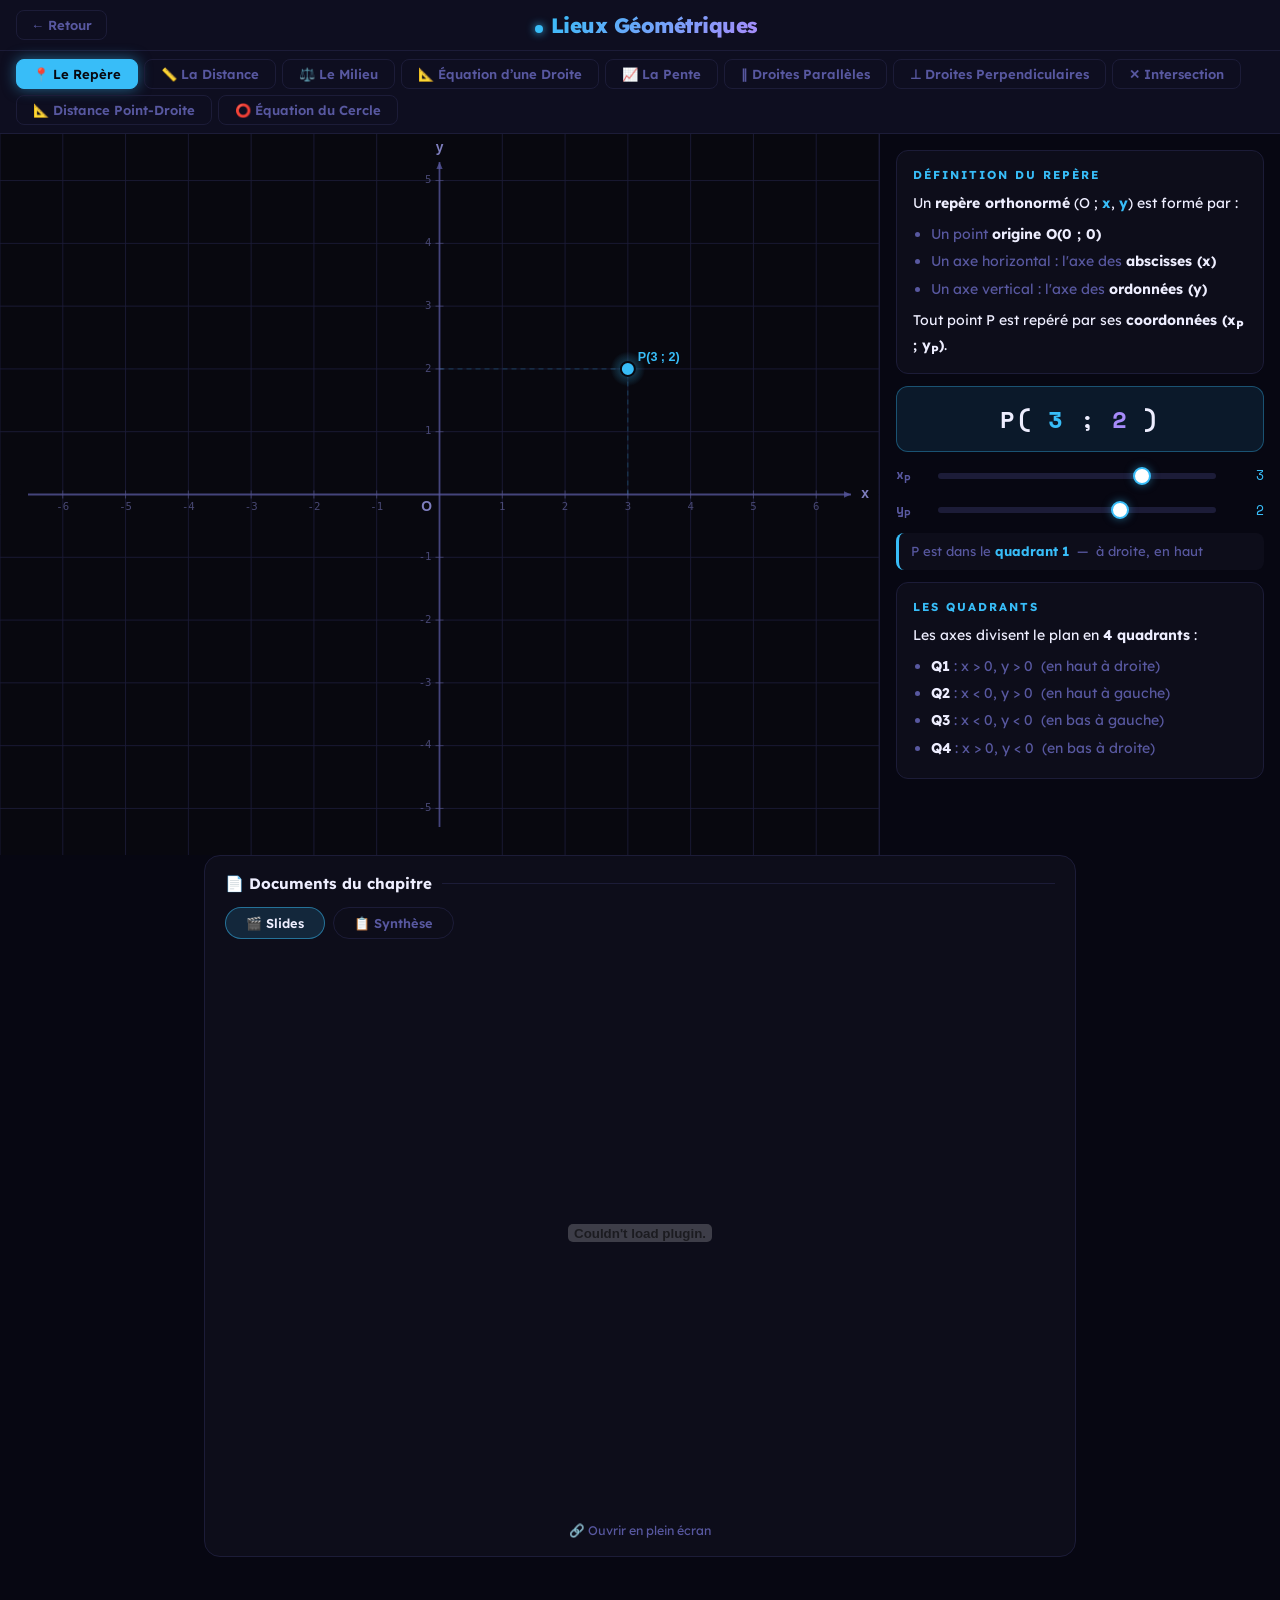
<file: lieux_geometriques/lieux_geometriques.html>
﻿<!doctype html>
<html lang="fr">
  <head>
    <meta charset="UTF-8" />
    <meta name="viewport" content="width=device-width, initial-scale=1.0" />
    <title>Lieux Géométriques</title>
    <style>
      @import url("https://fonts.googleapis.com/css2?family=Lexend:wght@300;400;500;700;900&family=Space+Mono:wght@400;700&display=swap");

      :root {
        --bg: #070712;
        --panel: #0e0e20;
        --card: #0d0d1a;
        --border: #1c1c38;
        --text: #eeeeff;
        --muted: #5858a0;
        --acc: #38bdf8;
        --red: #ff6b6b;
        --green: #4ade80;
        --yellow: #ffd93d;
        --purple: #a78bfa;
        --orange: #ff9f43;
      }

      * {
        box-sizing: border-box;
        margin: 0;
        padding: 0;
      }

      body {
        background: var(--bg);
        color: var(--text);
        font-family: "Lexend", sans-serif;
        min-height: 100dvh;
        display: flex;
        flex-direction: column;
        overflow-y: auto;
      }

      /* ─── HEADER ──────────────────────────────── */
      .hdr {
        display: flex;
        align-items: center;
        gap: 12px;
        padding: 10px 16px;
        border-bottom: 1px solid var(--border);
        background: var(--panel);
        flex-shrink: 0;
      }

      .back-btn {
        background: transparent;
        border: 1px solid var(--border);
        color: var(--muted);
        font-family: "Lexend", sans-serif;
        font-size: 0.82rem;
        font-weight: 600;
        padding: 6px 14px;
        border-radius: 8px;
        cursor: pointer;
        transition: all 0.18s ease;
        white-space: nowrap;
      }
      .back-btn:hover {
        border-color: var(--acc);
        color: var(--acc);
      }

      .hdr-center {
        flex: 1;
        text-align: center;
      }

      .hdr-title {
        font-size: clamp(1rem, 2.5vw, 1.3rem);
        font-weight: 800;
        letter-spacing: -0.5px;
        background: linear-gradient(135deg, var(--acc) 0%, #a78bfa 100%);
        -webkit-background-clip: text;
        -webkit-text-fill-color: transparent;
        background-clip: text;
      }

      .hdr-dot {
        display: inline-block;
        width: 8px;
        height: 8px;
        border-radius: 50%;
        background: var(--acc);
        box-shadow: 0 0 8px var(--acc);
        margin-right: 4px;
        vertical-align: middle;
      }

      .hdr-right {
        width: 80px;
      }

      /* ─── TAB BAR ──────────────────────────────── */
      .tab-bar {
        display: flex;
        gap: 6px;
        padding: 8px 16px;
        border-bottom: 1px solid var(--border);
        background: var(--panel);
        flex-shrink: 0;
        flex-wrap: wrap;
      }

      .tab-btn {
        background: transparent;
        border: 1px solid var(--border);
        color: var(--muted);
        font-family: "Lexend", sans-serif;
        font-size: 0.82rem;
        font-weight: 600;
        padding: 6px 16px;
        border-radius: 8px;
        cursor: pointer;
        transition: all 0.2s ease;
        white-space: nowrap;
      }
      .tab-btn:hover {
        border-color: var(--acc);
        color: var(--acc);
      }
      .tab-btn.active {
        background: var(--acc);
        border-color: var(--acc);
        color: #08080f;
        box-shadow: 0 0 14px color-mix(in srgb, var(--acc) 50%, transparent);
      }

      /* ─── MAIN LAYOUT ──────────────────────────── */
      .layout {
        display: flex;
        flex: 1;
        min-height: 0;
        height: calc(100dvh - 138px);
      }

      /* ─── CANVAS ZONE ─────────────────────────── */
      .canvas-zone {
        flex: 1;
        min-width: 0;
        position: relative;
        overflow: hidden;
        background: #08080f;
        border-right: 1px solid var(--border);
      }

      #cvs {
        display: block;
        width: 100%;
        height: 100%;
        cursor: default;
      }
      #cvs.drag-cursor {
        cursor: grabbing;
      }

      /* ─── PANEL ───────────────────────────────── */
      .panel {
        width: 400px;
        min-width: 320px;
        flex-shrink: 0;
        overflow-y: auto;
        padding: 16px;
        display: flex;
        flex-direction: column;
        gap: 12px;
        scrollbar-width: thin;
        scrollbar-color: var(--border) transparent;
      }

      /* ─── PANEL COMPONENTS ────────────────────── */
      .panel-title {
        font-size: 1rem;
        font-weight: 800;
        letter-spacing: -0.3px;
        color: var(--acc);
        margin-bottom: 2px;
      }

      .mode-btns {
        display: flex;
        gap: 6px;
        flex-wrap: wrap;
      }
      .mode-btn {
        background: var(--card);
        border: 1px solid var(--border);
        color: var(--muted);
        font-family: "Lexend", sans-serif;
        font-size: 0.78rem;
        font-weight: 600;
        padding: 6px 14px;
        border-radius: 8px;
        cursor: pointer;
        transition: all 0.2s ease;
      }
      .mode-btn:hover {
        border-color: var(--acc);
        color: var(--acc);
      }
      .mode-btn.active {
        background: color-mix(in srgb, var(--acc) 15%, transparent);
        border-color: var(--acc);
        color: var(--acc);
      }

      .theory-card {
        background: var(--card);
        border: 1px solid var(--border);
        border-radius: 12px;
        padding: 14px 16px;
        font-size: 0.88rem;
        line-height: 1.65;
        color: var(--text);
      }
      .theory-card .theory-title {
        font-size: 0.72rem;
        font-weight: 700;
        letter-spacing: 2px;
        text-transform: uppercase;
        color: var(--acc);
        margin-bottom: 8px;
      }
      .theory-card p {
        margin-bottom: 8px;
      }
      .theory-card p:last-child {
        margin-bottom: 0;
      }
      .theory-card ul {
        padding-left: 18px;
      }
      .theory-card li {
        margin: 4px 0;
        color: var(--muted);
      }
      .theory-card li b {
        color: var(--text);
      }
      .theory-card .acc {
        color: var(--acc);
        font-weight: 700;
      }

      .coords-display {
        background: color-mix(in srgb, var(--acc) 10%, transparent);
        border: 1px solid color-mix(in srgb, var(--acc) 35%, transparent);
        border-radius: 12px;
        padding: 14px 18px;
        font-family: "Space Mono", monospace;
        font-size: 1.5rem;
        font-weight: 700;
        text-align: center;
        color: var(--text);
        letter-spacing: 1px;
      }
      .coords-display .cx {
        color: var(--acc);
      }
      .coords-display .cy {
        color: var(--purple);
      }

      .formula-card {
        background: color-mix(in srgb, var(--acc) 6%, var(--card));
        border: 1px solid color-mix(in srgb, var(--acc) 25%, transparent);
        border-radius: 12px;
        padding: 14px 16px;
      }
      .formula-card .formula-label {
        font-size: 0.72rem;
        font-weight: 700;
        letter-spacing: 2px;
        text-transform: uppercase;
        color: var(--acc);
        margin-bottom: 10px;
      }
      .formula-card .formula-body {
        font-family: "Space Mono", monospace;
        font-size: 0.9rem;
        color: var(--text);
        line-height: 1.7;
      }
      .formula-card .formula-result {
        font-family: "Space Mono", monospace;
        font-size: 1.1rem;
        font-weight: 700;
        color: var(--acc);
        margin-top: 6px;
      }

      .slider-row {
        display: flex;
        align-items: center;
        gap: 10px;
      }
      .slider-row label {
        font-size: 0.82rem;
        font-weight: 600;
        color: var(--muted);
        min-width: 32px;
        font-family: "Space Mono", monospace;
      }
      .slider-row input[type="range"] {
        flex: 1;
        -webkit-appearance: none;
        appearance: none;
        height: 6px;
        border-radius: 3px;
        background: var(--border);
        outline: none;
        cursor: pointer;
      }
      .slider-row input[type="range"]::-webkit-slider-thumb {
        -webkit-appearance: none;
        width: 18px;
        height: 18px;
        border-radius: 50%;
        background: white;
        border: 2.5px solid var(--acc);
        box-shadow: 0 0 8px color-mix(in srgb, var(--acc) 50%, transparent);
        cursor: grab;
      }
      .slider-row input[type="range"]::-webkit-slider-thumb:active {
        cursor: grabbing;
      }
      .slider-row .val {
        font-family: "Space Mono", monospace;
        font-size: 0.8rem;
        color: var(--acc);
        min-width: 38px;
        text-align: right;
      }

      .hint {
        font-size: 0.82rem;
        color: var(--muted);
        line-height: 1.55;
        padding: 8px 12px;
        background: var(--card);
        border-radius: 8px;
        border-left: 3px solid var(--acc);
      }

      .step-row {
        display: flex;
        gap: 10px;
        align-items: flex-start;
      }
      .step-num {
        width: 22px;
        height: 22px;
        border-radius: 50%;
        background: var(--acc);
        color: #08080f;
        font-size: 0.72rem;
        font-weight: 900;
        display: flex;
        align-items: center;
        justify-content: center;
        flex-shrink: 0;
        margin-top: 1px;
      }
      .step-body {
        font-family: "Space Mono", monospace;
        font-size: 0.82rem;
        color: var(--text);
        line-height: 1.6;
      }
      .step-body .acc {
        color: var(--acc);
      }
      .step-body .red {
        color: var(--red);
      }
      .step-body .yel {
        color: var(--yellow);
      }
      .step-body .pur {
        color: var(--purple);
      }

      .divider {
        height: 1px;
        background: var(--border);
        border-radius: 1px;
      }

      /* ─── PDF SECTION ─────────────────────────── */
      #pdf-section {
        max-width: 900px;
        width: 100%;
        margin: 0 auto;
        padding: 0 14px 48px;
      }
      .pdf-outer-card {
        background: var(--card);
        border: 1px solid var(--border);
        border-radius: 16px;
        padding: 18px 20px;
      }
      .pdf-header {
        display: flex;
        align-items: center;
        gap: 10px;
        margin-bottom: 14px;
      }
      .pdf-header-title {
        font-family: "Lexend", sans-serif;
        font-size: 0.95rem;
        font-weight: 700;
        color: var(--text);
      }
      .pdf-header-line {
        flex: 1;
        height: 1px;
        background: var(--border);
      }
      .pdf-toggle-row {
        display: flex;
        gap: 8px;
        margin-bottom: 14px;
        flex-wrap: wrap;
      }
      .pdf-toggle-btn {
        padding: 7px 20px;
        border-radius: 30px;
        border: 1.5px solid var(--border);
        background: transparent;
        color: var(--muted);
        font-family: "Lexend", sans-serif;
        font-size: 0.8rem;
        font-weight: 600;
        cursor: pointer;
        transition: all 0.2s;
      }
      .pdf-toggle-btn:hover {
        border-color: color-mix(in srgb, var(--acc) 40%, transparent);
        color: var(--text);
      }
      .pdf-toggle-btn.active {
        background: color-mix(in srgb, var(--acc) 15%, transparent);
        border-color: color-mix(in srgb, var(--acc) 50%, transparent);
        color: var(--text);
      }
      .pdf-pane {
        display: none;
      }
      .pdf-pane.active {
        display: block;
      }
      .pdf-embed {
        width: 100%;
        height: 560px;
        border: none;
        border-radius: 10px;
        display: block;
      }
      .pdf-fallback {
        display: block;
        margin-top: 10px;
        text-align: center;
        font-size: 0.78rem;
        color: var(--muted);
        text-decoration: none;
      }
      .pdf-fallback:hover {
        color: var(--text);
      }

      /* ─── RESPONSIVE ─────────────────────────── */
      @media (max-width: 768px) {
        body {
          overflow: auto;
        }
        .layout {
          flex-direction: column;
          overflow: visible;
        }
        .canvas-zone {
          width: 100%;
          height: 50vw;
          min-height: 260px;
          max-height: 360px;
          border-right: none;
          border-bottom: 1px solid var(--border);
        }
        .panel {
          width: 100%;
          min-width: unset;
          overflow-y: visible;
        }
      }
    </style>
  </head>
  <body>
    <!-- ── HEADER ── -->
    <header class="hdr">
      <button class="back-btn" onclick="location.href = '../theory.html'">
        ← Retour
      </button>
      <div class="hdr-center">
        <span class="hdr-dot"></span>
        <span class="hdr-title">Lieux Géométriques</span>
      </div>
      <div class="hdr-right"></div>
    </header>

    <!-- ── TABS ── -->
    <div class="tab-bar">
      <button class="tab-btn active" data-tab="repere">📍 Le Repère</button>
      <button class="tab-btn" data-tab="distance">📏 La Distance</button>
      <button class="tab-btn" data-tab="milieu">⚖️ Le Milieu</button>
      <button class="tab-btn" data-tab="droite">
        📐 Équation d&rsquo;une Droite
      </button>
      <button class="tab-btn" data-tab="pente">📈 La Pente</button>
      <button class="tab-btn" data-tab="paralleles">
        ∥ Droites Parallèles
      </button>
      <button class="tab-btn" data-tab="perpendiculaires">
        ⊥ Droites Perpendiculaires
      </button>
      <button class="tab-btn" data-tab="intersection">✕ Intersection</button>
      <button class="tab-btn" data-tab="ptdroite">
        📐 Distance Point-Droite
      </button>
      <button class="tab-btn" data-tab="cercle">⭕ Équation du Cercle</button>
    </div>

    <!-- ── LAYOUT ── -->
    <div class="layout">
      <div class="canvas-zone">
        <canvas id="cvs"></canvas>
      </div>
      <div class="panel" id="panel"></div>
    </div>
    <div id="pdf-section"></div>

    <script>
      /* ================================================================
         STATE
      ================================================================ */
      const ST = {
        tab: "repere",
        mode: "coords",
        P: { x: 3, y: 2 },
        A: { x: -3, y: 1 },
        B: { x: 2, y: -2 },
        droite: { m: 2, b: 1, xp: 3, findMode: "y" },
        pente: { m: 1.5, b: 0.5, A: { x: -2, y: -2.5 }, B: { x: 2, y: 3.5 } },
        paralleles: { m: 1.5, b1: 2, b2: -1 },
        perpendiculaires: { m: 1.5, b1: 1, b2: 0 },
        intersection: { m1: 2, b1: -1, m2: -1, b2: 3 },
        ptdroite: { m: 1, b: 0, P: { x: -2, y: 3 } },
        cercle: { cx: 1, cy: 1, r: 3, P: { x: 4, y: 1 } },
      };

      /* ================================================================
         CANVAS SETUP
      ================================================================ */
      const CVS = document.getElementById("cvs");
      const CTX = CVS.getContext("2d");
      let SC = 60; // pixels per unit (adaptive)
      let CX, CY; // canvas pixel center = math origin O

      function resize() {
        const zone = CVS.parentElement;
        CVS.width = zone.clientWidth;
        CVS.height = zone.clientHeight;
        CX = CVS.width / 2;
        CY = CVS.height / 2;
        SC = Math.min(CVS.width / 14, CVS.height / 10, 70);
        drawAll();
      }

      const ro = new ResizeObserver(resize);
      ro.observe(CVS.parentElement);

      /* ── Coordinate helpers ── */
      function toC(x, y) {
        return [CX + x * SC, CY - y * SC];
      }
      function toW(px, py) {
        return [(px - CX) / SC, (CY - py) / SC];
      }
      function snap(v) {
        return Math.round(v * 2) / 2;
      } // 0.5-unit snap
      function fmt(v) {
        return (Math.round(v * 100) / 100).toString();
      }

      /* ================================================================
         DRAWING
      ================================================================ */
      function drawAll() {
        CTX.clearRect(0, 0, CVS.width, CVS.height);
        drawGrid();
        drawAxes();
        if (ST.tab === "repere") drawCoords();
        else if (ST.tab === "distance") drawDistanceTab();
        else if (ST.tab === "milieu") drawMilieuTab();
        else if (ST.tab === "droite") drawDroiteTab();
        else if (ST.tab === "pente") drawPenteTab();
        else if (ST.tab === "paralleles") drawParallelesTab();
        else if (ST.tab === "perpendiculaires") drawPerpendicualairesTab();
        else if (ST.tab === "intersection") drawIntersectionTab();
        else if (ST.tab === "ptdroite") drawPtDroiteTab();
        else if (ST.tab === "cercle") drawCercleTab();
      }

      function drawGrid() {
        const rangeX = Math.ceil(CX / SC) + 1;
        const rangeY = Math.ceil(CY / SC) + 1;
        CTX.strokeStyle = "rgba(28,28,56,0.9)";
        CTX.lineWidth = 1;
        CTX.setLineDash([]);
        for (let i = -rangeX; i <= rangeX; i++) {
          if (i === 0) continue;
          const [px] = toC(i, 0);
          CTX.beginPath();
          CTX.moveTo(px, 0);
          CTX.lineTo(px, CVS.height);
          CTX.stroke();
        }
        for (let j = -rangeY; j <= rangeY; j++) {
          if (j === 0) continue;
          const [, py] = toC(0, j);
          CTX.beginPath();
          CTX.moveTo(0, py);
          CTX.lineTo(CVS.width, py);
          CTX.stroke();
        }
      }

      function drawAxes() {
        const PAD = 28;
        const axCol = "rgba(88,88,160,0.75)";
        CTX.setLineDash([]);
        CTX.strokeStyle = axCol;
        CTX.lineWidth = 1.8;

        // x axis
        CTX.beginPath();
        CTX.moveTo(PAD, CY);
        CTX.lineTo(CVS.width - PAD, CY);
        CTX.stroke();
        // y axis
        CTX.beginPath();
        CTX.moveTo(CX, CVS.height - PAD);
        CTX.lineTo(CX, PAD);
        CTX.stroke();

        // Arrow heads
        const A = 7;
        CTX.fillStyle = axCol;
        // x arrow
        CTX.beginPath();
        CTX.moveTo(CVS.width - PAD, CY);
        CTX.lineTo(CVS.width - PAD - A, CY - A * 0.45);
        CTX.lineTo(CVS.width - PAD - A, CY + A * 0.45);
        CTX.closePath();
        CTX.fill();
        // y arrow
        CTX.beginPath();
        CTX.moveTo(CX, PAD);
        CTX.lineTo(CX - A * 0.45, PAD + A);
        CTX.lineTo(CX + A * 0.45, PAD + A);
        CTX.closePath();
        CTX.fill();

        // Axis labels
        const labelSize = Math.max(12, SC * 0.22);
        CTX.fillStyle = "rgba(140,140,210,0.9)";
        CTX.font = `600 ${labelSize}px Lexend, sans-serif`;
        CTX.textAlign = "center";
        CTX.textBaseline = "middle";
        CTX.fillText("x", CVS.width - PAD + 14, CY);
        CTX.fillText("y", CX, PAD - 14);
        CTX.fillText("O", CX - 13, CY + 13);

        // Tick marks + numbers
        const numSize = Math.max(9, SC * 0.17);
        CTX.font = `400 ${numSize}px Space Mono, monospace`;
        CTX.fillStyle = "rgba(88,88,140,0.8)";
        const rangeX = Math.floor((CVS.width / 2 - PAD) / SC);
        const rangeY = Math.floor((CVS.height / 2 - PAD) / SC);

        for (let i = -rangeX; i <= rangeX; i++) {
          if (i === 0) continue;
          const [px] = toC(i, 0);
          CTX.beginPath();
          CTX.moveTo(px, CY - 4);
          CTX.lineTo(px, CY + 4);
          CTX.strokeStyle = "rgba(88,88,140,0.6)";
          CTX.lineWidth = 1;
          CTX.stroke();
          CTX.textAlign = "center";
          CTX.textBaseline = "top";
          CTX.fillText(i, px, CY + 7);
        }
        for (let j = -rangeY; j <= rangeY; j++) {
          if (j === 0) continue;
          const [, py] = toC(0, j);
          CTX.beginPath();
          CTX.moveTo(CX - 4, py);
          CTX.lineTo(CX + 4, py);
          CTX.strokeStyle = "rgba(88,88,140,0.6)";
          CTX.lineWidth = 1;
          CTX.stroke();
          CTX.textAlign = "right";
          CTX.textBaseline = "middle";
          CTX.fillText(j, CX - 8, py);
        }
      }

      function drawPoint(x, y, color, label, showDrop = false) {
        const [px, py] = toC(x, y);
        const r = 7;

        if (showDrop) {
          CTX.setLineDash([5, 4]);
          CTX.strokeStyle = color + "44";
          CTX.lineWidth = 1;
          CTX.beginPath();
          CTX.moveTo(px, CY);
          CTX.lineTo(px, py);
          CTX.stroke();
          CTX.beginPath();
          CTX.moveTo(CX, py);
          CTX.lineTo(px, py);
          CTX.stroke();
          CTX.setLineDash([]);
        }

        // Glow halo
        const grad = CTX.createRadialGradient(px, py, r * 0.5, px, py, r * 2.5);
        grad.addColorStop(0, color + "55");
        grad.addColorStop(1, color + "00");
        CTX.beginPath();
        CTX.arc(px, py, r * 2.5, 0, Math.PI * 2);
        CTX.fillStyle = grad;
        CTX.fill();

        // Circle
        CTX.beginPath();
        CTX.arc(px, py, r, 0, Math.PI * 2);
        CTX.fillStyle = color;
        CTX.fill();
        CTX.strokeStyle = "#08080f";
        CTX.lineWidth = 2;
        CTX.stroke();

        // Label
        if (label) {
          const lblSize = Math.max(11, SC * 0.2);
          CTX.font = `700 ${lblSize}px Lexend, sans-serif`;
          CTX.fillStyle = color;
          CTX.textAlign = "left";
          CTX.textBaseline = "bottom";
          CTX.fillText(label, px + 10, py - 5);
        }
      }

      function drawSegment(x1, y1, x2, y2, color, dashed = false) {
        const [px1, py1] = toC(x1, y1);
        const [px2, py2] = toC(x2, y2);
        CTX.beginPath();
        CTX.moveTo(px1, py1);
        CTX.lineTo(px2, py2);
        CTX.strokeStyle = color;
        CTX.lineWidth = 2;
        CTX.setLineDash(dashed ? [6, 4] : []);
        CTX.stroke();
        CTX.setLineDash([]);
      }

      /* ── Mode scenes ── */
      function drawCoords() {
        const { x, y } = ST.P;
        drawPoint(x, y, "#38bdf8", `P(${fmt(x)} ; ${fmt(y)})`, true);
      }

      function drawMilieu() {
        const { A, B } = ST;
        const mx = (A.x + B.x) / 2;
        const my = (A.y + B.y) / 2;
        drawSegment(A.x, A.y, B.x, B.y, "rgba(100,100,160,0.4)", true);
        drawPoint(A.x, A.y, "#ff6b6b", `A(${fmt(A.x)} ; ${fmt(A.y)})`, false);
        drawPoint(B.x, B.y, "#ffd93d", `B(${fmt(B.x)} ; ${fmt(B.y)})`, false);
        drawPoint(mx, my, "#38bdf8", `M(${fmt(mx)} ; ${fmt(my)})`, false);

        // Small tick marks at midpoint on the segment
        const [mx1, my1] = toC(A.x, A.y);
        const [mx2, my2] = toC(B.x, B.y);
        const mpx = (mx1 + mx2) / 2,
          mpy = (my1 + my2) / 2;
        const angle = Math.atan2(my2 - my1, mx2 - mx1) + Math.PI / 2;
        const tk = 8;
        CTX.strokeStyle = "#38bdf8bb";
        CTX.lineWidth = 2;
        CTX.setLineDash([]);
        [-5, 5].forEach((off) => {
          const ox = mpx + Math.cos(angle) * off,
            oy = mpy + Math.sin(angle) * off;
          CTX.beginPath();
          CTX.moveTo(ox - Math.cos(angle) * tk, oy - Math.sin(angle) * tk);
          CTX.lineTo(ox + Math.cos(angle) * tk, oy + Math.sin(angle) * tk);
          CTX.stroke();
        });
      }

      function drawDistance() {
        const { A, B } = ST;
        const dx = B.x - A.x,
          dy = B.y - A.y;
        const dist = Math.sqrt(dx * dx + dy * dy);
        drawSegment(A.x, A.y, B.x, B.y, "#38bdf8", false);

        // Distance label at midpoint of segment
        const [ax, ay] = toC(A.x, A.y);
        const [bx, by] = toC(B.x, B.y);
        const mpx = (ax + bx) / 2,
          mpy = (ay + by) / 2;
        const angle = Math.atan2(by - ay, bx - ax);
        const offset = 18;
        const lx = mpx - Math.sin(angle) * offset;
        const ly = mpy + Math.cos(angle) * offset;

        CTX.fillStyle = "#38bdf8";
        CTX.font = `700 ${Math.max(11, SC * 0.19)}px Space Mono, monospace`;
        CTX.textAlign = "center";
        CTX.textBaseline = "middle";
        CTX.fillText(`${(Math.round(dist * 100) / 100).toFixed(2)} u`, lx, ly);

        drawPoint(A.x, A.y, "#ff6b6b", `A(${fmt(A.x)} ; ${fmt(A.y)})`, false);
        drawPoint(B.x, B.y, "#ffd93d", `B(${fmt(B.x)} ; ${fmt(B.y)})`, false);
      }

      /* ================================================================
         PANEL RENDERING
      ================================================================ */
      function renderPanel() {
        if (ST.tab === "repere") renderCoordsPanel();
        else if (ST.tab === "distance") renderDistanceTab();
        else if (ST.tab === "milieu") renderMilieuTab();
        else if (ST.tab === "droite") renderDroiteTab();
        else if (ST.tab === "pente") renderPenteTab();
        else if (ST.tab === "paralleles") renderParallelesTab();
        else if (ST.tab === "perpendiculaires") renderPerpendicualairesTab();
        else if (ST.tab === "intersection") renderIntersectionTab();
        else if (ST.tab === "ptdroite") renderPtDroiteTab();
        else if (ST.tab === "cercle") renderCercleTab();
        renderPdfSection();
      }

      function modeBtns(current) {
        return `
          <div class="mode-btns">
            <button class="mode-btn ${current === "coords" ? "active" : ""}" onclick="setMode('coords')">📍 Coordonnées</button>
            <button class="mode-btn ${current === "milieu" ? "active" : ""}" onclick="setMode('milieu')">⚖️ Milieu</button>
            <button class="mode-btn ${current === "distance" ? "active" : ""}" onclick="setMode('distance')">📏 Distance</button>
          </div>`;
      }

      function renderCoordsPanel() {
        const { x, y } = ST.P;
        const qx = x > 0 ? "droite" : x < 0 ? "gauche" : "sur l'axe y";
        const qy = y > 0 ? "haut" : y < 0 ? "bas" : "sur l'axe x";
        const q =
          x > 0 && y > 0
            ? 1
            : x < 0 && y > 0
              ? 2
              : x < 0 && y < 0
                ? 3
                : x > 0 && y < 0
                  ? 4
                  : 0;

        document.getElementById("panel").innerHTML = `
          <div class="theory-card">
            <div class="theory-title">Définition du repère</div>
            <p>Un <b>repère orthonormé</b> (O ; <span class="acc">x</span>, <span class="acc">y</span>) est formé par :</p>
            <ul>
              <li>Un point <b>origine O(0 ; 0)</b></li>
              <li>Un axe horizontal : l'axe des <b>abscisses (x)</b></li>
              <li>Un axe vertical : l'axe des <b>ordonnées (y)</b></li>
            </ul>
            <p style="margin-top:8px">Tout point P est repéré par ses <b>coordonnées (x<sub>P</sub> ; y<sub>P</sub>)</b>.</p>
          </div>

          <div class="coords-display">
            P( <span class="cx" id="cx-val">${fmt(x)}</span> ; <span class="cy" id="cy-val">${fmt(y)}</span> )
          </div>

          <div class="slider-row">
            <label>x<sub>P</sub></label>
            <input type="range" id="sl-px" min="-6" max="6" step="0.5" value="${x}">
            <span class="val" id="sl-px-val">${fmt(x)}</span>
          </div>
          <div class="slider-row">
            <label>y<sub>P</sub></label>
            <input type="range" id="sl-py" min="-6" max="6" step="0.5" value="${y}">
            <span class="val" id="sl-py-val">${fmt(y)}</span>
          </div>

          ${
            q > 0
              ? `<div class="hint">P est dans le <b style="color:var(--acc)">quadrant ${q}</b>
               &nbsp;—&nbsp; à ${qx}, en ${qy}</div>`
              : `<div class="hint">P est <b style="color:var(--acc)">sur un axe</b></div>`
          }

          <div class="theory-card">
            <div class="theory-title">Les quadrants</div>
            <p>Les axes divisent le plan en <b>4 quadrants</b> :</p>
            <ul>
              <li><b>Q1</b> : x > 0, y > 0 &nbsp;(en haut à droite)</li>
              <li><b>Q2</b> : x &lt; 0, y > 0 &nbsp;(en haut à gauche)</li>
              <li><b>Q3</b> : x &lt; 0, y &lt; 0 &nbsp;(en bas à gauche)</li>
              <li><b>Q4</b> : x > 0, y &lt; 0 &nbsp;(en bas à droite)</li>
            </ul>
          </div>`;

        document.getElementById("sl-px").addEventListener("input", (e) => {
          ST.P.x = parseFloat(e.target.value);
          drawAll();
          updateCoordsPanel();
        });
        document.getElementById("sl-py").addEventListener("input", (e) => {
          ST.P.y = parseFloat(e.target.value);
          drawAll();
          updateCoordsPanel();
        });
      }

      function updateCoordsPanel() {
        const { x, y } = ST.P;
        const el = (id) => document.getElementById(id);
        if (el("cx-val")) el("cx-val").textContent = fmt(x);
        if (el("cy-val")) el("cy-val").textContent = fmt(y);
        if (el("sl-px")) el("sl-px").value = x;
        if (el("sl-py")) el("sl-py").value = y;
        if (el("sl-px-val")) el("sl-px-val").textContent = fmt(x);
        if (el("sl-py-val")) el("sl-py-val").textContent = fmt(y);
      }

      function renderMilieuPanel() {
        const { A, B } = ST;
        const mx = (A.x + B.x) / 2,
          my = (A.y + B.y) / 2;

        document.getElementById("panel").innerHTML = `
          <div class="panel-title">⚖️ Milieu d'un segment</div>
          ${modeBtns("milieu")}
          <div class="divider"></div>

          <div class="theory-card">
            <div class="theory-title">Formule du milieu</div>
            <p>Le <b>milieu M</b> du segment [AB] a pour coordonnées :</p>
            <p style="text-align:center; font-family:'Space Mono',monospace; font-size:0.95rem; margin:10px 0; color:var(--acc)">
              M = ( <sup>x<sub>A</sub> + x<sub>B</sub></sup>/<sub>2</sub> &nbsp;;&nbsp; <sup>y<sub>A</sub> + y<sub>B</sub></sup>/<sub>2</sub> )
            </p>
            <p>Fais glisser les points <b style="color:#ff6b6b">A</b> et <b style="color:#ffd93d">B</b> sur le repère !</p>
          </div>

          <div class="formula-card">
            <div class="formula-label">Calcul pas à pas</div>
            <div class="step-row">
              <div class="step-num">1</div>
              <div class="step-body">
                x<sub>M</sub> = (<span class="red">${fmt(A.x)}</span> + <span class="yel">${fmt(B.x)}</span>) / 2
                = <span class="acc" id="mx-val">${fmt(mx)}</span>
              </div>
            </div>
            <div class="step-row" style="margin-top:8px">
              <div class="step-num">2</div>
              <div class="step-body">
                y<sub>M</sub> = (<span class="red">${fmt(A.y)}</span> + <span class="yel">${fmt(B.y)}</span>) / 2
                = <span class="acc" id="my-val">${fmt(my)}</span>
              </div>
            </div>
            <div class="formula-result" id="m-result">
              M( ${fmt(mx)} ; ${fmt(my)} )
            </div>
          </div>

          <div class="slider-row">
            <label style="color:#ff6b6b;min-width:40px">x<sub>A</sub></label>
            <input type="range" id="sl-ax" min="-6" max="6" step="0.5" value="${A.x}">
            <span class="val" style="color:#ff6b6b" id="sl-ax-val">${fmt(A.x)}</span>
          </div>
          <div class="slider-row">
            <label style="color:#ff6b6b;min-width:40px">y<sub>A</sub></label>
            <input type="range" id="sl-ay" min="-6" max="6" step="0.5" value="${A.y}">
            <span class="val" style="color:#ff6b6b" id="sl-ay-val">${fmt(A.y)}</span>
          </div>
          <div class="slider-row">
            <label style="color:#ffd93d;min-width:40px">x<sub>B</sub></label>
            <input type="range" id="sl-bx" min="-6" max="6" step="0.5" value="${B.x}">
            <span class="val" style="color:#ffd93d" id="sl-bx-val">${fmt(B.x)}</span>
          </div>
          <div class="slider-row">
            <label style="color:#ffd93d;min-width:40px">y<sub>B</sub></label>
            <input type="range" id="sl-by" min="-6" max="6" step="0.5" value="${B.y}">
            <span class="val" style="color:#ffd93d" id="sl-by-val">${fmt(B.y)}</span>
          </div>`;

        ["ax", "ay", "bx", "by"].forEach((k) => {
          document.getElementById(`sl-${k}`).addEventListener("input", (e) => {
            const [pt, coord] = k.split("");
            ST[pt.toUpperCase()][coord] = parseFloat(e.target.value);
            drawAll();
            updateMilieuPanel();
          });
        });
      }

      function updateMilieuPanel() {
        const { A, B } = ST;
        const mx = (A.x + B.x) / 2,
          my = (A.y + B.y) / 2;
        const el = (id) => document.getElementById(id);
        const sets = {
          "sl-ax": A.x,
          "sl-ax-val": A.x,
          "sl-ay": A.y,
          "sl-ay-val": A.y,
          "sl-bx": B.x,
          "sl-bx-val": B.x,
          "sl-by": B.y,
          "sl-by-val": B.y,
          "mx-val": mx,
          "my-val": my,
        };
        for (const [id, val] of Object.entries(sets)) {
          const e = el(id);
          if (!e) continue;
          if (e.tagName === "INPUT") e.value = val;
          else e.textContent = fmt(val);
        }
        if (el("m-result"))
          el("m-result").textContent = `M( ${fmt(mx)} ; ${fmt(my)} )`;
      }

      function renderDistancePanel() {
        const { A, B } = ST;
        const dx = B.x - A.x,
          dy = B.y - A.y;
        const dist = Math.sqrt(dx * dx + dy * dy);
        const dist2 = Math.round(dist * 100) / 100;

        document.getElementById("panel").innerHTML = `
          <div class="panel-title">📏 Distance entre deux points</div>
          ${modeBtns("distance")}
          <div class="divider"></div>

          <div class="theory-card">
            <div class="theory-title">Formule de la distance</div>
            <p>La distance entre A et B se calcule grâce au <b>théorème de Pythagore</b> :</p>
            <p style="text-align:center; font-family:'Space Mono',monospace; font-size:0.9rem; margin:10px 0; color:var(--acc)">
              AB = √( (x<sub>B</sub>−x<sub>A</sub>)² + (y<sub>B</sub>−y<sub>A</sub>)² )
            </p>
            <p>Fais glisser <b style="color:#ff6b6b">A</b> et <b style="color:#ffd93d">B</b> pour voir le calcul se mettre à jour.</p>
          </div>

          <div class="formula-card">
            <div class="formula-label">Calcul pas à pas</div>
            <div class="step-row">
              <div class="step-num">1</div>
              <div class="step-body">
                Δx = x<sub>B</sub> − x<sub>A</sub> = <span class="yel">${fmt(B.x)}</span> − <span class="red">${fmt(A.x)}</span>
                = <span class="acc" id="dx-val">${fmt(dx)}</span>
              </div>
            </div>
            <div class="step-row" style="margin-top:8px">
              <div class="step-num">2</div>
              <div class="step-body">
                Δy = y<sub>B</sub> − y<sub>A</sub> = <span class="yel">${fmt(B.y)}</span> − <span class="red">${fmt(A.y)}</span>
                = <span class="acc" id="dy-val">${fmt(dy)}</span>
              </div>
            </div>
            <div class="step-row" style="margin-top:8px">
              <div class="step-num">3</div>
              <div class="step-body">
                AB = √(<span id="dx2-val">${fmt(dx)}</span>² + <span id="dy2-val">${fmt(dy)}</span>²)
                = √<span id="sum-val">${fmt(dx * dx + dy * dy)}</span>
              </div>
            </div>
            <div class="formula-result" id="dist-result">
              AB ≈ ${dist2.toFixed(2)} unités
            </div>
          </div>

          <div class="slider-row">
            <label style="color:#ff6b6b;min-width:40px">x<sub>A</sub></label>
            <input type="range" id="sl-ax" min="-6" max="6" step="0.5" value="${A.x}">
            <span class="val" style="color:#ff6b6b" id="sl-ax-val">${fmt(A.x)}</span>
          </div>
          <div class="slider-row">
            <label style="color:#ff6b6b;min-width:40px">y<sub>A</sub></label>
            <input type="range" id="sl-ay" min="-6" max="6" step="0.5" value="${A.y}">
            <span class="val" style="color:#ff6b6b" id="sl-ay-val">${fmt(A.y)}</span>
          </div>
          <div class="slider-row">
            <label style="color:#ffd93d;min-width:40px">x<sub>B</sub></label>
            <input type="range" id="sl-bx" min="-6" max="6" step="0.5" value="${B.x}">
            <span class="val" style="color:#ffd93d" id="sl-bx-val">${fmt(B.x)}</span>
          </div>
          <div class="slider-row">
            <label style="color:#ffd93d;min-width:40px">y<sub>B</sub></label>
            <input type="range" id="sl-by" min="-6" max="6" step="0.5" value="${B.y}">
            <span class="val" style="color:#ffd93d" id="sl-by-val">${fmt(B.y)}</span>
          </div>`;

        ["ax", "ay", "bx", "by"].forEach((k) => {
          document.getElementById(`sl-${k}`).addEventListener("input", (e) => {
            const [pt, coord] = k.split("");
            ST[pt.toUpperCase()][coord] = parseFloat(e.target.value);
            drawAll();
            updateDistancePanel();
          });
        });
      }

      function updateDistancePanel() {
        const { A, B } = ST;
        const dx = B.x - A.x,
          dy = B.y - A.y;
        const dist = Math.sqrt(dx * dx + dy * dy);
        const el = (id) => document.getElementById(id);

        const sliders = {
          "sl-ax": A.x,
          "sl-ax-val": A.x,
          "sl-ay": A.y,
          "sl-ay-val": A.y,
          "sl-bx": B.x,
          "sl-bx-val": B.x,
          "sl-by": B.y,
          "sl-by-val": B.y,
        };
        for (const [id, val] of Object.entries(sliders)) {
          const e = el(id);
          if (!e) continue;
          if (e.tagName === "INPUT") e.value = val;
          else e.textContent = fmt(val);
        }
        if (el("dx-val")) el("dx-val").textContent = fmt(dx);
        if (el("dy-val")) el("dy-val").textContent = fmt(dy);
        if (el("dx2-val")) el("dx2-val").textContent = fmt(dx);
        if (el("dy2-val")) el("dy2-val").textContent = fmt(dy);
        if (el("sum-val")) el("sum-val").textContent = fmt(dx * dx + dy * dy);
        if (el("dist-result"))
          el("dist-result").textContent =
            `AB ≈ ${(Math.round(dist * 100) / 100).toFixed(2)} unités`;
      }

      /* ================================================================
         DISTANCE TAB — DRAWING
      ================================================================ */
      function drawRightAngle(cx, cy, dx, dy) {
        const [px, py] = toC(cx, cy);
        const s = Math.max(8, SC * 0.18);
        const hx = dx !== 0 ? -Math.sign(dx) : 1;
        const vy = dy !== 0 ? Math.sign(dy) : 1;
        CTX.strokeStyle = "rgba(167,139,250,0.65)";
        CTX.lineWidth = 1.5;
        CTX.setLineDash([]);
        CTX.beginPath();
        CTX.moveTo(px + hx * s, py);
        CTX.lineTo(px + hx * s, py - vy * s);
        CTX.lineTo(px, py - vy * s);
        CTX.stroke();
      }

      function drawDistanceTab() {
        const { A, B } = ST;
        const dx = B.x - A.x,
          dy = B.y - A.y;
        const dist = Math.sqrt(dx * dx + dy * dy);
        const Cx = B.x,
          Cy = A.y; // right-angle corner

        // Dashed legs of the right triangle
        drawSegment(A.x, A.y, Cx, Cy, "rgba(167,139,250,0.4)", true);
        drawSegment(Cx, Cy, B.x, B.y, "rgba(167,139,250,0.4)", true);

        // Hypotenuse AB
        drawSegment(A.x, A.y, B.x, B.y, "#38bdf8", false);

        // Right-angle symbol at C
        if (dx !== 0 && dy !== 0) drawRightAngle(Cx, Cy, dx, dy);

        // Leg labels
        const lblSz = Math.max(10, SC * 0.17);
        CTX.font = `600 ${lblSz}px Space Mono, monospace`;
        CTX.fillStyle = "rgba(167,139,250,0.9)";
        if (Math.abs(dx) > 0.3) {
          const [lx] = toC((A.x + Cx) / 2, A.y);
          const [, ly] = toC((A.x + Cx) / 2, A.y);
          CTX.textAlign = "center";
          CTX.textBaseline = dy >= 0 ? "top" : "bottom";
          CTX.fillText(
            `|Δx| = ${Math.abs(dx).toFixed(1)}`,
            lx,
            ly + (dy >= 0 ? 8 : -8),
          );
        }
        if (Math.abs(dy) > 0.3) {
          const [rx] = toC(B.x, (Cy + B.y) / 2);
          const [, ry] = toC(B.x, (Cy + B.y) / 2);
          CTX.textAlign = dx >= 0 ? "left" : "right";
          CTX.textBaseline = "middle";
          CTX.fillText(
            `|Δy| = ${Math.abs(dy).toFixed(1)}`,
            rx + (dx >= 0 ? 8 : -8),
            ry,
          );
        }

        // Distance label on hypotenuse
        const [apx, apy] = toC(A.x, A.y);
        const [bpx, bpy] = toC(B.x, B.y);
        const mpx = (apx + bpx) / 2,
          mpy = (apy + bpy) / 2;
        const angle = Math.atan2(bpy - apy, bpx - apx);
        const off = 22;
        CTX.fillStyle = "#38bdf8";
        CTX.font = `700 ${Math.max(11, SC * 0.2)}px Space Mono, monospace`;
        CTX.textAlign = "center";
        CTX.textBaseline = "middle";
        CTX.fillText(
          `AB ≈ ${dist.toFixed(2)}`,
          mpx - Math.sin(angle) * off,
          mpy + Math.cos(angle) * off,
        );

        // Corner C dot (small, dim)
        const [cpx, cpy] = toC(Cx, Cy);
        CTX.beginPath();
        CTX.arc(cpx, cpy, 4, 0, Math.PI * 2);
        CTX.fillStyle = "rgba(167,139,250,0.55)";
        CTX.fill();

        drawPoint(A.x, A.y, "#ff6b6b", `A(${fmt(A.x)} ; ${fmt(A.y)})`, false);
        drawPoint(B.x, B.y, "#ffd93d", `B(${fmt(B.x)} ; ${fmt(B.y)})`, false);
      }

      /* ================================================================
         DISTANCE TAB — PANEL
      ================================================================ */
      function renderDistanceTab() {
        const { A, B } = ST;
        const dx = B.x - A.x,
          dy = B.y - A.y;
        const dxSq = dx * dx,
          dySq = dy * dy;
        const sum = dxSq + dySq;
        const dist = Math.sqrt(sum);

        document.getElementById("panel").innerHTML = `
          <div class="theory-card">
            <div class="theory-title">Distance entre deux points</div>
            <p>Dans un repère orthonormé, la <b>distance</b> entre A et B est :</p>
            <div style="text-align:center;font-family:'Space Mono',monospace;font-size:0.92rem;padding:10px 12px;margin:10px 0;background:color-mix(in srgb,var(--acc) 8%,transparent);border:1px solid color-mix(in srgb,var(--acc) 25%,transparent);border-radius:8px;color:var(--acc)">
              AB = &radic; ( (x<sub>B</sub> &minus; x<sub>A</sub>)&sup2; + (y<sub>B</sub> &minus; y<sub>A</sub>)&sup2; )
            </div>
            <p style="color:var(--muted);font-size:0.82rem">Le triangle rectangle de coin C(x<sub>B</sub>&nbsp;;&nbsp;y<sub>A</sub>) permet d&rsquo;appliquer le <b style="color:var(--text)">théorème de Pythagore</b> avec [AB] comme hypoténuse.</p>
          </div>

          <div class="coords-display" style="font-size:2rem">
            AB = <span class="cx" id="dist-live">${dist.toFixed(2)}</span>
          </div>

          <div class="slider-row">
            <label style="color:#ff6b6b;min-width:40px">x<sub>A</sub></label>
            <input type="range" id="sl-ax" min="-6" max="6" step="0.5" value="${A.x}">
            <span class="val" style="color:#ff6b6b" id="sl-ax-val">${fmt(A.x)}</span>
          </div>
          <div class="slider-row">
            <label style="color:#ff6b6b;min-width:40px">y<sub>A</sub></label>
            <input type="range" id="sl-ay" min="-6" max="6" step="0.5" value="${A.y}">
            <span class="val" style="color:#ff6b6b" id="sl-ay-val">${fmt(A.y)}</span>
          </div>
          <div class="slider-row">
            <label style="color:#ffd93d;min-width:40px">x<sub>B</sub></label>
            <input type="range" id="sl-bx" min="-6" max="6" step="0.5" value="${B.x}">
            <span class="val" style="color:#ffd93d" id="sl-bx-val">${fmt(B.x)}</span>
          </div>
          <div class="slider-row">
            <label style="color:#ffd93d;min-width:40px">y<sub>B</sub></label>
            <input type="range" id="sl-by" min="-6" max="6" step="0.5" value="${B.y}">
            <span class="val" style="color:#ffd93d" id="sl-by-val">${fmt(B.y)}</span>
          </div>

          <div class="divider"></div>

          <div class="formula-card">
            <div class="formula-label">Calcul pas à pas</div>
            <div class="step-row">
              <div class="step-num">1</div>
              <div class="step-body">
                &Delta;x = x<sub>B</sub> &minus; x<sub>A</sub> = <span class="yel">${fmt(B.x)}</span> &minus; (<span class="red">${fmt(A.x)}</span>)
                = <span class="acc" id="vdx">${fmt(dx)}</span>
              </div>
            </div>
            <div class="step-row" style="margin-top:8px">
              <div class="step-num">2</div>
              <div class="step-body">
                &Delta;y = y<sub>B</sub> &minus; y<sub>A</sub> = <span class="yel">${fmt(B.y)}</span> &minus; (<span class="red">${fmt(A.y)}</span>)
                = <span class="acc" id="vdy">${fmt(dy)}</span>
              </div>
            </div>
            <div class="step-row" style="margin-top:8px">
              <div class="step-num">3</div>
              <div class="step-body">
                &Delta;x&sup2; + &Delta;y&sup2; = (<span id="vdx2">${fmt(dx)}</span>)&sup2; + (<span id="vdy2">${fmt(dy)}</span>)&sup2;<br>
                &nbsp;&nbsp;&nbsp;&nbsp;&nbsp;&nbsp;&nbsp;&nbsp;&nbsp;&nbsp;&nbsp;= <span id="vdxsq">${fmt(dxSq)}</span> + <span id="vdysq">${fmt(dySq)}</span> = <span class="acc" id="vsum">${fmt(sum)}</span>
              </div>
            </div>
            <div class="step-row" style="margin-top:8px">
              <div class="step-num">4</div>
              <div class="step-body">
                AB = &radic;<span id="vsum2">${fmt(sum)}</span>
                &asymp; <span class="acc" id="vdist">${dist.toFixed(4)}</span>
              </div>
            </div>
            <div class="formula-result" id="dist-result">AB &asymp; ${dist.toFixed(2)} unités</div>
          </div>

          <div class="hint">💡 Fais glisser <b style="color:#ff6b6b">A</b> et <b style="color:#ffd93d">B</b> sur le repère, ou utilise les sliders !</div>`;

        ["ax", "ay", "bx", "by"].forEach((k) => {
          document.getElementById(`sl-${k}`).addEventListener("input", (e) => {
            const [pt, coord] = k.split("");
            ST[pt.toUpperCase()][coord] = parseFloat(e.target.value);
            drawAll();
            updateDistanceTab();
          });
        });
      }

      function updateDistanceTab() {
        const { A, B } = ST;
        const dx = B.x - A.x,
          dy = B.y - A.y;
        const dxSq = dx * dx,
          dySq = dy * dy;
        const sum = dxSq + dySq;
        const dist = Math.sqrt(sum);
        const el = (id) => document.getElementById(id);
        const sliders = {
          "sl-ax": A.x,
          "sl-ax-val": A.x,
          "sl-ay": A.y,
          "sl-ay-val": A.y,
          "sl-bx": B.x,
          "sl-bx-val": B.x,
          "sl-by": B.y,
          "sl-by-val": B.y,
        };
        for (const [id, val] of Object.entries(sliders)) {
          const e = el(id);
          if (!e) continue;
          if (e.tagName === "INPUT") e.value = val;
          else e.textContent = fmt(val);
        }
        if (el("vdx")) el("vdx").textContent = fmt(dx);
        if (el("vdy")) el("vdy").textContent = fmt(dy);
        if (el("vdx2")) el("vdx2").textContent = fmt(dx);
        if (el("vdy2")) el("vdy2").textContent = fmt(dy);
        if (el("vdxsq")) el("vdxsq").textContent = fmt(dxSq);
        if (el("vdysq")) el("vdysq").textContent = fmt(dySq);
        if (el("vsum")) el("vsum").textContent = fmt(sum);
        if (el("vsum2")) el("vsum2").textContent = fmt(sum);
        if (el("vdist")) el("vdist").textContent = dist.toFixed(4);
        if (el("dist-live")) el("dist-live").textContent = dist.toFixed(2);
        if (el("dist-result"))
          el("dist-result").textContent = `AB ≈ ${dist.toFixed(2)} unités`;
      }

      /* ================================================================
         MILIEU TAB — DRAWING
      ================================================================ */
      function drawMilieuTab() {
        const { A, B } = ST;
        const mx = (A.x + B.x) / 2,
          my = (A.y + B.y) / 2;

        // Segment [AB]
        const [apx, apy] = toC(A.x, A.y);
        const [bpx, bpy] = toC(B.x, B.y);
        CTX.beginPath();
        CTX.moveTo(apx, apy);
        CTX.lineTo(bpx, bpy);
        CTX.strokeStyle = "rgba(100,100,180,0.45)";
        CTX.lineWidth = 2;
        CTX.setLineDash([]);
        CTX.stroke();

        // Tick marks on each half at midpoint
        const [mpx, mpy] = toC(mx, my);
        const angle = Math.atan2(bpy - apy, bpx - apx);
        const perp = angle + Math.PI / 2;
        const tk = 9;
        CTX.strokeStyle = "rgba(56,189,248,0.8)";
        CTX.lineWidth = 2;
        CTX.setLineDash([]);
        // One tick mark on [AM]
        const h1px = (apx + mpx) / 2,
          h1py = (apy + mpy) / 2;
        CTX.beginPath();
        CTX.moveTo(h1px - Math.cos(perp) * tk, h1py - Math.sin(perp) * tk);
        CTX.lineTo(h1px + Math.cos(perp) * tk, h1py + Math.sin(perp) * tk);
        CTX.stroke();
        // One tick mark on [MB]
        const h2px = (mpx + bpx) / 2,
          h2py = (mpy + bpy) / 2;
        CTX.beginPath();
        CTX.moveTo(h2px - Math.cos(perp) * tk, h2py - Math.sin(perp) * tk);
        CTX.lineTo(h2px + Math.cos(perp) * tk, h2py + Math.sin(perp) * tk);
        CTX.stroke();

        // Dashed projection lines from M to axes
        CTX.setLineDash([4, 4]);
        CTX.strokeStyle = "rgba(56,189,248,0.3)";
        CTX.lineWidth = 1;
        CTX.beginPath();
        CTX.moveTo(mpx, CY);
        CTX.lineTo(mpx, mpy);
        CTX.stroke();
        CTX.beginPath();
        CTX.moveTo(CX, mpy);
        CTX.lineTo(mpx, mpy);
        CTX.stroke();
        CTX.setLineDash([]);

        drawPoint(A.x, A.y, "#ff6b6b", `A(${fmt(A.x)} ; ${fmt(A.y)})`, false);
        drawPoint(B.x, B.y, "#ffd93d", `B(${fmt(B.x)} ; ${fmt(B.y)})`, false);
        drawPoint(mx, my, "#38bdf8", `M(${fmt(mx)} ; ${fmt(my)})`, false);
      }

      /* ================================================================
         MILIEU TAB — PANEL
      ================================================================ */
      function renderMilieuTab() {
        const { A, B } = ST;
        const mx = (A.x + B.x) / 2,
          my = (A.y + B.y) / 2;

        document.getElementById("panel").innerHTML = `
          <div class="theory-card">
            <div class="theory-title">Milieu d’un segment</div>
            <p>Le <b>milieu M</b> du segment [AB] est le point qui se trouve <b>à égale distance</b> de A et de B :</p>
            <p style="text-align:center">
              <span style="font-family:'Space Mono',monospace;color:var(--muted);font-size:0.82rem">MA = MB</span>
            </p>
            <p style="margin-top:8px">Ses <b>coordonnées</b> se calculent en prenant la <b>moyenne</b> de chaque coordonnée :</p>
            <div style="text-align:center;font-family:'Space Mono',monospace;font-size:0.88rem;padding:10px 12px;margin:10px 0;background:color-mix(in srgb,var(--acc) 8%,transparent);border:1px solid color-mix(in srgb,var(--acc) 25%,transparent);border-radius:8px;line-height:1.9">
              <span style="color:var(--acc)">x<sub>M</sub></span> = <span style="color:var(--muted)">(x<sub>A</sub> + x<sub>B</sub>) / 2</span><br>
              <span style="color:var(--acc)">y<sub>M</sub></span> = <span style="color:var(--muted)">(y<sub>A</sub> + y<sub>B</sub>) / 2</span>
            </div>
            <p style="color:var(--muted);font-size:0.82rem">Les deux petits traits sur le repere indiquent que <b style="color:var(--text)">AM = MB</b>.</p>
          </div>

          <div class="coords-display">
            M( <span class="cx" id="mx-live">${fmt(mx)}</span> ; <span class="cy" id="my-live">${fmt(my)}</span> )
          </div>

          <div class="slider-row">
            <label style="color:#ff6b6b;min-width:40px">x<sub>A</sub></label>
            <input type="range" id="sl-ax" min="-6" max="6" step="0.5" value="${A.x}">
            <span class="val" style="color:#ff6b6b" id="sl-ax-val">${fmt(A.x)}</span>
          </div>
          <div class="slider-row">
            <label style="color:#ff6b6b;min-width:40px">y<sub>A</sub></label>
            <input type="range" id="sl-ay" min="-6" max="6" step="0.5" value="${A.y}">
            <span class="val" style="color:#ff6b6b" id="sl-ay-val">${fmt(A.y)}</span>
          </div>
          <div class="slider-row">
            <label style="color:#ffd93d;min-width:40px">x<sub>B</sub></label>
            <input type="range" id="sl-bx" min="-6" max="6" step="0.5" value="${B.x}">
            <span class="val" style="color:#ffd93d" id="sl-bx-val">${fmt(B.x)}</span>
          </div>
          <div class="slider-row">
            <label style="color:#ffd93d;min-width:40px">y<sub>B</sub></label>
            <input type="range" id="sl-by" min="-6" max="6" step="0.5" value="${B.y}">
            <span class="val" style="color:#ffd93d" id="sl-by-val">${fmt(B.y)}</span>
          </div>

          <div class="divider"></div>

          <div class="formula-card">
            <div class="formula-label">Calcul pas à pas</div>
            <div class="step-row">
              <div class="step-num">1</div>
              <div class="step-body">
                x<sub>M</sub> = (x<sub>A</sub> + x<sub>B</sub>) / 2<br>
                &nbsp;&nbsp;&nbsp;&nbsp;&nbsp;= (<span class="red">${fmt(A.x)}</span> + <span class="yel">${fmt(B.x)}</span>) / 2
                = <span class="acc" id="vmx">${fmt(mx)}</span>
              </div>
            </div>
            <div class="step-row" style="margin-top:10px">
              <div class="step-num">2</div>
              <div class="step-body">
                y<sub>M</sub> = (y<sub>A</sub> + y<sub>B</sub>) / 2<br>
                &nbsp;&nbsp;&nbsp;&nbsp;&nbsp;= (<span class="red">${fmt(A.y)}</span> + <span class="yel">${fmt(B.y)}</span>) / 2
                = <span class="acc" id="vmy">${fmt(my)}</span>
              </div>
            </div>
            <div class="formula-result" id="m-result">
              M( ${fmt(mx)} ; ${fmt(my)} )
            </div>
          </div>

          <div class="hint">💡 Fais glisser <b style="color:#ff6b6b">A</b> et <b style="color:#ffd93d">B</b>, le point <b style="color:#38bdf8">M</b> se met à jour automatiquement !</div>`;

        ["ax", "ay", "bx", "by"].forEach((k) => {
          document.getElementById(`sl-${k}`).addEventListener("input", (e) => {
            const [pt, coord] = k.split("");
            ST[pt.toUpperCase()][coord] = parseFloat(e.target.value);
            drawAll();
            updateMilieuTab();
          });
        });
      }

      function updateMilieuTab() {
        const { A, B } = ST;
        const mx = (A.x + B.x) / 2,
          my = (A.y + B.y) / 2;
        const el = (id) => document.getElementById(id);
        const map = {
          "sl-ax": A.x,
          "sl-ax-val": A.x,
          "sl-ay": A.y,
          "sl-ay-val": A.y,
          "sl-bx": B.x,
          "sl-bx-val": B.x,
          "sl-by": B.y,
          "sl-by-val": B.y,
          vmx: mx,
          vmy: my,
          "mx-live": mx,
          "my-live": my,
        };
        for (const [id, val] of Object.entries(map)) {
          const e = el(id);
          if (!e) continue;
          if (e.tagName === "INPUT") e.value = val;
          else e.textContent = fmt(val);
        }
        if (el("m-result"))
          el("m-result").textContent = `M( ${fmt(mx)} ; ${fmt(my)} )`;
      }

      /* ================================================================
         DROITE TAB — HELPERS
      ================================================================ */
      function fmtLine(m, b) {
        // Formats y = mx + b nicely
        const mR = Math.round(m * 100) / 100;
        const bR = Math.round(b * 100) / 100;
        let s = "y = ";
        if (mR === 0) {
          return `y = ${fmt(bR)}`;
        }
        if (mR === 1) s += "x";
        else if (mR === -1) s += "-x";
        else s += `${fmt(mR)}x`;
        if (bR > 0) s += ` + ${fmt(bR)}`;
        if (bR < 0) s += ` - ${fmt(Math.abs(bR))}`;
        return s;
      }

      /* ================================================================
         DROITE TAB — DRAWING
      ================================================================ */
      function drawDroiteTab() {
        const { m, b, xp, findMode } = ST.droite;
        const yp = m * xp + b;

        // Full line
        const yL = m * (-CX / SC) + b;
        const yR = m * (CX / SC) + b;
        const [x1, y1] = toC(-CX / SC, yL);
        const [x2, y2] = toC(CX / SC, yR);
        CTX.beginPath();
        CTX.moveTo(x1, y1);
        CTX.lineTo(x2, y2);
        CTX.strokeStyle = "#38bdf8";
        CTX.lineWidth = 2.5;
        CTX.setLineDash([]);
        CTX.stroke();

        // y-intercept dot
        const [bpx, bpy] = toC(0, b);
        CTX.beginPath();
        CTX.arc(bpx, bpy, 5, 0, Math.PI * 2);
        CTX.fillStyle = "rgba(255,211,61,0.85)";
        CTX.fill();
        CTX.strokeStyle = "#08080f";
        CTX.lineWidth = 1.5;
        CTX.stroke();

        // Dashed projections from P to axes
        const [ppx, ppy] = toC(xp, yp);
        CTX.setLineDash([4, 4]);
        CTX.lineWidth = 1;
        if (findMode === "y") {
          // known: x (vertical dashed from axis to P)
          CTX.strokeStyle = "rgba(56,189,248,0.35)";
          CTX.beginPath();
          CTX.moveTo(ppx, CY);
          CTX.lineTo(ppx, ppy);
          CTX.stroke();
          CTX.strokeStyle = "rgba(167,139,250,0.35)";
          CTX.beginPath();
          CTX.moveTo(CX, ppy);
          CTX.lineTo(ppx, ppy);
          CTX.stroke();
        } else {
          CTX.strokeStyle = "rgba(167,139,250,0.35)";
          CTX.beginPath();
          CTX.moveTo(CX, ppy);
          CTX.lineTo(ppx, ppy);
          CTX.stroke();
          CTX.strokeStyle = "rgba(56,189,248,0.35)";
          CTX.beginPath();
          CTX.moveTo(ppx, CY);
          CTX.lineTo(ppx, ppy);
          CTX.stroke();
        }
        CTX.setLineDash([]);

        // Equation on canvas
        const eq = fmtLine(m, b);
        CTX.font = `700 ${Math.max(12, SC * 0.22)}px Space Mono, monospace`;
        CTX.fillStyle = "#38bdf8";
        CTX.textAlign = "left";
        CTX.textBaseline = "top";
        CTX.fillText(eq, 14, 14);

        // Point P label
        const ypR = Math.round(yp * 100) / 100;
        const lbl =
          findMode === "y"
            ? `P(${fmt(xp)} ; ${fmt(ypR)})`
            : `P(${fmt(xp)} ; ${fmt(ypR)})`;
        drawPoint(xp, yp, "#a78bfa", lbl, false);
      }

      /* ================================================================
         DROITE TAB — PANEL
      ================================================================ */
      function renderDroiteTab() {
        const { m, b, xp, findMode } = ST.droite;
        const mR = Math.round(m * 100) / 100;
        const bR = Math.round(b * 100) / 100;
        const yp = Math.round((m * xp + b) * 100) / 100;
        const xFromY =
          Math.abs(m) > 0.01
            ? Math.round(((xp - b) / m) * 100) / 100 // used when findMode=x, xp stores yp
            : null;
        const eq = fmtLine(m, b);

        // Step-by-step for finding y from x
        const stepsFindY = `
            <div class="step-row">
              <div class="step-num">1</div>
              <div class="step-body">
                On remplace <b>x</b> par <span class="acc" id="v-xp">${fmt(xp)}</span> dans l’équation :<br>
                y = <span class="pur" id="vs-m">${fmt(mR)}</span> × <span class="acc" id="vs-xp">${fmt(xp)}</span> + <span class="yel" id="vs-b">${fmt(bR)}</span>
              </div>
            </div>
            <div class="step-row" style="margin-top:10px">
              <div class="step-num">2</div>
              <div class="step-body">
                y = <span id="vs-mx">${fmt(mR * xp)}</span> + <span class="yel">${fmt(bR)}</span>
              </div>
            </div>
            <div class="step-row" style="margin-top:10px">
              <div class="step-num">3</div>
              <div class="step-body">
                <b>y = <span class="acc" id="v-yp">${fmt(yp)}</span></b>
              </div>
            </div>
            <div class="formula-result">P( <span id="vr-x">${fmt(xp)}</span> ; <span id="vr-y">${fmt(yp)}</span> )</div>`;

        // Step-by-step for finding x from y  (xp field stores the given yp here)
        const givenY = xp; // reuse xp slider as the "given" value
        const foundX =
          Math.abs(m) > 0.01
            ? Math.round(((givenY - b) / m) * 100) / 100
            : null;
        const stepsFindX =
          Math.abs(m) < 0.01
            ? `<div class="hint" style="color:var(--red)">m = 0 : la droite est horizontale, x n’est pas déterminable à partir de y seul.</div>`
            : `
            <div class="step-row">
              <div class="step-num">1</div>
              <div class="step-body">
                On remplace <b>y</b> par <span class="acc" id="v-xp">${fmt(givenY)}</span> dans l’équation :<br>
                <span class="acc">${fmt(givenY)}</span> = <span class="pur" id="vs-m">${fmt(mR)}</span> × x + <span class="yel" id="vs-b">${fmt(bR)}</span>
              </div>
            </div>
            <div class="step-row" style="margin-top:10px">
              <div class="step-num">2</div>
              <div class="step-body">
                <span class="pur">${fmt(mR)}</span> × x = <span class="acc">${fmt(givenY)}</span> − <span class="yel">${fmt(bR)}</span>
                = <span id="vs-diff">${fmt(givenY - bR)}</span>
              </div>
            </div>
            <div class="step-row" style="margin-top:10px">
              <div class="step-num">3</div>
              <div class="step-body">
                x = <span id="vs-diff2">${fmt(givenY - bR)}</span> / <span class="pur">${fmt(mR)}</span>
                = <b><span class="acc" id="v-yp">${fmt(foundX)}</span></b>
              </div>
            </div>
            <div class="formula-result">P( <span id="vr-x">${fmt(foundX)}</span> ; <span id="vr-y">${fmt(givenY)}</span> )</div>`;

        document.getElementById("panel").innerHTML = `
          <div class="theory-card">
            <div class="theory-title">Équation d’une droite</div>
            <p>Toute droite non verticale a une équation de la forme :</p>
            <div style="text-align:center;font-family:'Space Mono',monospace;font-size:1rem;padding:10px 14px;margin:10px 0;background:color-mix(in srgb,var(--acc) 8%,transparent);border:1px solid color-mix(in srgb,var(--acc) 25%,transparent);border-radius:8px;color:var(--acc)">
              y = <b style="color:var(--purple)">m</b>&thinsp;x + <b style="color:var(--yellow)">b</b>
            </div>
            <ul style="margin-top:4px">
              <li><b style="color:var(--purple)">m</b> = la <b>pente</b></li>
              <li><b style="color:var(--yellow)">b</b> = l’<b>ordonnée à l’origine</b></li>
            </ul>
          </div>

          <div class="coords-display" style="font-size:1.4rem;letter-spacing:0" id="eq-display">${eq}</div>

          <div class="mode-btns">
            <button class="mode-btn ${findMode === "y" ? "active" : ""}" onclick="setDroiteMode('y')">Trouver <b>y</b> &nbsp;(x connu)</button>
            <button class="mode-btn ${findMode === "x" ? "active" : ""}" onclick="setDroiteMode('x')">Trouver <b>x</b> &nbsp;(y connu)</button>
          </div>

          <div class="slider-row">
            <label style="color:var(--purple);min-width:28px">m</label>
            <input type="range" id="sl-m" min="-4" max="4" step="0.5" value="${mR}">
            <span class="val" style="color:var(--purple)" id="sl-m-val">${fmt(mR)}</span>
          </div>
          <div class="slider-row">
            <label style="color:var(--yellow);min-width:28px">b</label>
            <input type="range" id="sl-b" min="-5" max="5" step="0.5" value="${bR}">
            <span class="val" style="color:var(--yellow)" id="sl-b-val">${fmt(bR)}</span>
          </div>
          <div class="slider-row">
            <label style="color:var(--acc);min-width:28px">${findMode === "y" ? "x" : "y"}</label>
            <input type="range" id="sl-xp" min="-6" max="6" step="0.5" value="${xp}">
            <span class="val" style="color:var(--acc)" id="sl-xp-val">${fmt(xp)}</span>
          </div>

          <div class="divider"></div>

          <div class="formula-card">
            <div class="formula-label">Calcul pas à pas</div>
            ${findMode === "y" ? stepsFindY : stepsFindX}
          </div>

          <div class="hint">💡 Fais glisser le point <b style="color:var(--purple)">P</b> sur la droite ou utilise les sliders !</div>`;

        document.getElementById("sl-m").addEventListener("input", (e) => {
          ST.droite.m = parseFloat(e.target.value);
          drawAll();
          renderDroiteTab();
        });
        document.getElementById("sl-b").addEventListener("input", (e) => {
          ST.droite.b = parseFloat(e.target.value);
          drawAll();
          renderDroiteTab();
        });
        document.getElementById("sl-xp").addEventListener("input", (e) => {
          ST.droite.xp = parseFloat(e.target.value);
          drawAll();
          updateDroiteTab();
        });
      }

      function setDroiteMode(mode) {
        ST.droite.findMode = mode;
        drawAll();
        renderDroiteTab();
      }

      function updateDroiteTab() {
        const { m, b, xp, findMode } = ST.droite;
        const mR = Math.round(m * 100) / 100;
        const bR = Math.round(b * 100) / 100;
        const yp = Math.round((m * xp + b) * 100) / 100;
        const el = (id) => document.getElementById(id);

        if (el("sl-xp")) el("sl-xp").value = xp;
        if (el("sl-xp-val")) el("sl-xp-val").textContent = fmt(xp);
        if (el("eq-display")) el("eq-display").textContent = fmtLine(mR, bR);

        if (findMode === "y") {
          if (el("v-xp")) el("v-xp").textContent = fmt(xp);
          if (el("vs-xp")) el("vs-xp").textContent = fmt(xp);
          if (el("vs-m")) el("vs-m").textContent = fmt(mR);
          if (el("vs-b")) el("vs-b").textContent = fmt(bR);
          if (el("vs-mx")) el("vs-mx").textContent = fmt(mR * xp);
          if (el("v-yp")) el("v-yp").textContent = fmt(yp);
          if (el("vr-x")) el("vr-x").textContent = fmt(xp);
          if (el("vr-y")) el("vr-y").textContent = fmt(yp);
        } else {
          const givenY = xp;
          const foundX =
            Math.abs(m) > 0.01
              ? Math.round(((givenY - b) / m) * 100) / 100
              : null;
          if (el("v-xp")) el("v-xp").textContent = fmt(givenY);
          if (el("vs-diff")) el("vs-diff").textContent = fmt(givenY - bR);
          if (el("vs-diff2")) el("vs-diff2").textContent = fmt(givenY - bR);
          if (el("v-yp"))
            el("v-yp").textContent = foundX !== null ? fmt(foundX) : "?";
          if (el("vr-x"))
            el("vr-x").textContent = foundX !== null ? fmt(foundX) : "?";
          if (el("vr-y")) el("vr-y").textContent = fmt(givenY);
        }
      }

      /* ================================================================
         PENTE TAB — DRAWING
      ================================================================ */
      function drawPenteTab() {
        const { A, B } = ST.pente;
        const dx = B.x - A.x,
          dy = B.y - A.y;
        const m = dx !== 0 ? dy / dx : Infinity;

        // Extend line across canvas
        const xMin = -CX / SC,
          xMax = CX / SC;
        if (isFinite(m)) {
          const b = A.y - m * A.x;
          const [x1, y1] = toC(xMin, m * xMin + b);
          const [x2, y2] = toC(xMax, m * xMax + b);
          CTX.beginPath();
          CTX.moveTo(x1, y1);
          CTX.lineTo(x2, y2);
          CTX.strokeStyle = "rgba(56,189,248,0.35)";
          CTX.lineWidth = 1.5;
          CTX.setLineDash([6, 4]);
          CTX.stroke();
          CTX.setLineDash([]);
        }

        // Right triangle Δx / Δy
        if (dx !== 0) {
          const [ax, ay] = toC(A.x, A.y);
          const [bx, by] = toC(B.x, B.y);
          const [cx, cy] = toC(B.x, A.y);
          CTX.beginPath();
          CTX.moveTo(ax, ay);
          CTX.lineTo(cx, cy);
          CTX.lineTo(bx, by);
          CTX.strokeStyle = "rgba(167,139,250,0.5)";
          CTX.lineWidth = 1.5;
          CTX.setLineDash([4, 3]);
          CTX.stroke();
          CTX.setLineDash([]);

          // Labels
          const lblSz = Math.max(10, SC * 0.17);
          CTX.font = `600 ${lblSz}px Space Mono, monospace`;
          CTX.fillStyle = "rgba(167,139,250,0.9)";
          CTX.textAlign = "center";
          CTX.textBaseline = dy >= 0 ? "top" : "bottom";
          CTX.fillText(
            `Δx = ${fmt(dx)}`,
            (ax + cx) / 2,
            cy + (dy >= 0 ? 8 : -8),
          );
          CTX.textAlign = dx >= 0 ? "left" : "right";
          CTX.textBaseline = "middle";
          CTX.fillText(
            `Δy = ${fmt(dy)}`,
            bx + (dx >= 0 ? 8 : -8),
            (cy + by) / 2,
          );
        }

        // Segment AB
        const [ax2, ay2] = toC(A.x, A.y);
        const [bx2, by2] = toC(B.x, B.y);
        CTX.beginPath();
        CTX.moveTo(ax2, ay2);
        CTX.lineTo(bx2, by2);
        CTX.strokeStyle = "#38bdf8";
        CTX.lineWidth = 2.5;
        CTX.setLineDash([]);
        CTX.stroke();

        // Pente label
        if (isFinite(m) && dx !== 0) {
          const mRnd = Math.round(m * 100) / 100;
          const mpx = (ax2 + bx2) / 2,
            mpy = (ay2 + by2) / 2;
          const angle = Math.atan2(by2 - ay2, bx2 - ax2);
          CTX.fillStyle = "#ffd93d";
          CTX.font = `700 ${Math.max(11, SC * 0.2)}px Space Mono, monospace`;
          CTX.textAlign = "center";
          CTX.textBaseline = "middle";
          CTX.fillText(
            `m = ${fmt(mRnd)}`,
            mpx - Math.sin(angle) * 26,
            mpy + Math.cos(angle) * 26,
          );
        }

        drawPoint(A.x, A.y, "#ff6b6b", `A(${fmt(A.x)} ; ${fmt(A.y)})`, false);
        drawPoint(B.x, B.y, "#ffd93d", `B(${fmt(B.x)} ; ${fmt(B.y)})`, false);
      }

      /* ================================================================
         PENTE TAB — PANEL
      ================================================================ */
      function renderPenteTab() {
        const { A, B } = ST.pente;
        const dx = B.x - A.x,
          dy = B.y - A.y;
        const m = dx !== 0 ? Math.round((dy / dx) * 100) / 100 : null;

        document.getElementById("panel").innerHTML = `
          <div class="theory-card">
            <div class="theory-title">La pente d'une droite</div>
            <p>La <b>pente</b> (ou coefficient directeur) mesure l'inclinaison d'une droite. Elle indique de combien monte ou descend la droite quand on avance d'une unité vers la droite.</p>
            <div style="text-align:center;font-family:'Space Mono',monospace;font-size:0.92rem;padding:10px 12px;margin:10px 0;background:color-mix(in srgb,var(--acc) 8%,transparent);border:1px solid color-mix(in srgb,var(--acc) 25%,transparent);border-radius:8px;color:var(--acc)">
              m = &Delta;y / &Delta;x = (y<sub>B</sub> &minus; y<sub>A</sub>) / (x<sub>B</sub> &minus; x<sub>A</sub>)
            </div>
            <ul>
              <li><b style="color:var(--acc)">m &gt; 0</b> → droite montante</li>
              <li><b style="color:var(--red)">m &lt; 0</b> → droite descendante</li>
              <li><b style="color:var(--muted)">m = 0</b> → droite horizontale</li>
            </ul>
          </div>

          <div class="coords-display" style="font-size:1.6rem">
            m = <span class="cx" id="m-live">${m !== null ? fmt(m) : "∞"}</span>
          </div>

          <div class="slider-row">
            <label style="color:#ff6b6b;min-width:40px">x<sub>A</sub></label>
            <input type="range" id="sl-pax" min="-6" max="6" step="0.5" value="${A.x}">
            <span class="val" style="color:#ff6b6b" id="sl-pax-val">${fmt(A.x)}</span>
          </div>
          <div class="slider-row">
            <label style="color:#ff6b6b;min-width:40px">y<sub>A</sub></label>
            <input type="range" id="sl-pay" min="-6" max="6" step="0.5" value="${A.y}">
            <span class="val" style="color:#ff6b6b" id="sl-pay-val">${fmt(A.y)}</span>
          </div>
          <div class="slider-row">
            <label style="color:#ffd93d;min-width:40px">x<sub>B</sub></label>
            <input type="range" id="sl-pbx" min="-6" max="6" step="0.5" value="${B.x}">
            <span class="val" style="color:#ffd93d" id="sl-pbx-val">${fmt(B.x)}</span>
          </div>
          <div class="slider-row">
            <label style="color:#ffd93d;min-width:40px">y<sub>B</sub></label>
            <input type="range" id="sl-pby" min="-6" max="6" step="0.5" value="${B.y}">
            <span class="val" style="color:#ffd93d" id="sl-pby-val">${fmt(B.y)}</span>
          </div>

          <div class="divider"></div>

          <div class="formula-card">
            <div class="formula-label">Calcul pas à pas</div>
            <div class="step-row">
              <div class="step-num">1</div>
              <div class="step-body">
                &Delta;y = y<sub>B</sub> &minus; y<sub>A</sub> = <span class="yel">${fmt(B.y)}</span> &minus; (<span class="red">${fmt(A.y)}</span>) = <span class="acc" id="p-dy">${fmt(dy)}</span>
              </div>
            </div>
            <div class="step-row" style="margin-top:8px">
              <div class="step-num">2</div>
              <div class="step-body">
                &Delta;x = x<sub>B</sub> &minus; x<sub>A</sub> = <span class="yel">${fmt(B.x)}</span> &minus; (<span class="red">${fmt(A.x)}</span>) = <span class="acc" id="p-dx">${fmt(dx)}</span>
              </div>
            </div>
            <div class="step-row" style="margin-top:8px">
              <div class="step-num">3</div>
              <div class="step-body">
                m = &Delta;y / &Delta;x = <span id="p-dy2">${fmt(dy)}</span> / <span id="p-dx2">${fmt(dx)}</span>
                = <b><span class="acc" id="p-m">${m !== null ? fmt(m) : "∞ (droite verticale)"}</span></b>
              </div>
            </div>
            <div class="formula-result" id="p-result">m = ${m !== null ? fmt(m) : "∞"}</div>
          </div>

          <div class="hint">💡 Fais glisser <b style="color:#ff6b6b">A</b> et <b style="color:#ffd93d">B</b> pour voir la pente changer !</div>`;

        ["pax", "pay", "pbx", "pby"].forEach((k) => {
          document.getElementById(`sl-${k}`).addEventListener("input", (e) => {
            const pt = k.startsWith("pa") ? "A" : "B";
            const coord = k.endsWith("x") ? "x" : "y";
            ST.pente[pt][coord] = parseFloat(e.target.value);
            drawAll();
            updatePenteTab();
          });
        });
      }

      function updatePenteTab() {
        const { A, B } = ST.pente;
        const dx = B.x - A.x,
          dy = B.y - A.y;
        const m = dx !== 0 ? Math.round((dy / dx) * 100) / 100 : null;
        const el = (id) => document.getElementById(id);
        const map = {
          "sl-pax": A.x,
          "sl-pax-val": A.x,
          "sl-pay": A.y,
          "sl-pay-val": A.y,
          "sl-pbx": B.x,
          "sl-pbx-val": B.x,
          "sl-pby": B.y,
          "sl-pby-val": B.y,
        };
        for (const [id, val] of Object.entries(map)) {
          const e = el(id);
          if (!e) continue;
          if (e.tagName === "INPUT") e.value = val;
          else e.textContent = fmt(val);
        }
        if (el("p-dy")) el("p-dy").textContent = fmt(dy);
        if (el("p-dx")) el("p-dx").textContent = fmt(dx);
        if (el("p-dy2")) el("p-dy2").textContent = fmt(dy);
        if (el("p-dx2")) el("p-dx2").textContent = fmt(dx);
        const ms = m !== null ? fmt(m) : "∞";
        if (el("p-m"))
          el("p-m").textContent = m !== null ? fmt(m) : "∞ (droite verticale)";
        if (el("p-result")) el("p-result").textContent = `m = ${ms}`;
        if (el("m-live")) el("m-live").textContent = ms;
      }

      /* ================================================================
         PARALLELES TAB — DRAWING
      ================================================================ */
      function drawFullLine(m, b, color, width = 2) {
        const xMin = -CX / SC,
          xMax = CX / SC;
        const [x1, y1] = toC(xMin, m * xMin + b);
        const [x2, y2] = toC(xMax, m * xMax + b);
        CTX.beginPath();
        CTX.moveTo(x1, y1);
        CTX.lineTo(x2, y2);
        CTX.strokeStyle = color;
        CTX.lineWidth = width;
        CTX.setLineDash([]);
        CTX.stroke();
      }

      function drawParallelesTab() {
        const { m, b1, b2 } = ST.paralleles;
        drawFullLine(m, b1, "#38bdf8", 2.5);
        drawFullLine(m, b2, "#a78bfa", 2.5);

        // Labels
        CTX.font = `700 ${Math.max(11, SC * 0.2)}px Space Mono, monospace`;
        CTX.textAlign = "left";
        CTX.textBaseline = "top";
        CTX.fillStyle = "#38bdf8";
        CTX.fillText(fmtLine(m, b1), 14, 14);
        CTX.fillStyle = "#a78bfa";
        CTX.fillText(fmtLine(m, b2), 14, 14 + Math.max(16, SC * 0.28));

        // Arrow showing equal slope
        const [px1] = toC(1, m * 1 + b1);
        const [, py1] = toC(1, m * 1 + b1);
        const [px2] = toC(1, m * 1 + b2);
        const [, py2] = toC(1, m * 1 + b2);
        CTX.setLineDash([4, 3]);
        CTX.strokeStyle = "rgba(255,211,61,0.5)";
        CTX.lineWidth = 1.5;
        CTX.beginPath();
        CTX.moveTo(px1, py1);
        CTX.lineTo(px2, py2);
        CTX.stroke();
        CTX.setLineDash([]);
      }

      /* ================================================================
         PARALLELES TAB — PANEL
      ================================================================ */
      function renderParallelesTab() {
        const { m, b1, b2 } = ST.paralleles;
        const mR = Math.round(m * 100) / 100;

        document.getElementById("panel").innerHTML = `
          <div class="theory-card">
            <div class="theory-title">Droites parallèles</div>
            <p>Deux droites sont <b>parallèles</b> si et seulement si elles ont la <b>même pente</b> (même coefficient directeur m).</p>
            <div style="text-align:center;font-family:'Space Mono',monospace;font-size:0.9rem;padding:10px 12px;margin:10px 0;background:color-mix(in srgb,var(--acc) 8%,transparent);border:1px solid color-mix(in srgb,var(--acc) 25%,transparent);border-radius:8px;color:var(--acc)">
              d&#8197;&#8741;&#8197;d&prime; &nbsp;&hArr;&nbsp; m<sub>1</sub> = m<sub>2</sub>
            </div>
            <p style="color:var(--muted);font-size:0.82rem">Si elles ont aussi le même b, elles sont <b style="color:var(--text)">identiques</b> (pas juste parallèles).</p>
          </div>

          <div class="coords-display" style="font-size:1.1rem;letter-spacing:0">
            <span style="color:#38bdf8" id="eq1-disp">${fmtLine(m, b1)}</span><br>
            <span style="color:#a78bfa" id="eq2-disp">${fmtLine(m, b2)}</span>
          </div>

          <div class="slider-row">
            <label style="color:var(--yellow);min-width:28px">m</label>
            <input type="range" id="sl-pm" min="-4" max="4" step="0.5" value="${mR}">
            <span class="val" style="color:var(--yellow)" id="sl-pm-val">${fmt(mR)}</span>
          </div>
          <div class="slider-row">
            <label style="color:#38bdf8;min-width:28px">b<sub>1</sub></label>
            <input type="range" id="sl-pb1" min="-5" max="5" step="0.5" value="${b1}">
            <span class="val" style="color:#38bdf8" id="sl-pb1-val">${fmt(b1)}</span>
          </div>
          <div class="slider-row">
            <label style="color:#a78bfa;min-width:28px">b<sub>2</sub></label>
            <input type="range" id="sl-pb2" min="-5" max="5" step="0.5" value="${b2}">
            <span class="val" style="color:#a78bfa" id="sl-pb2-val">${fmt(b2)}</span>
          </div>

          <div class="formula-card">
            <div class="formula-label">Vérification</div>
            <div class="step-row">
              <div class="step-num">1</div>
              <div class="step-body">Pente de (d) : m<sub>1</sub> = <span class="acc" id="v-m1">${fmt(mR)}</span></div>
            </div>
            <div class="step-row" style="margin-top:8px">
              <div class="step-num">2</div>
              <div class="step-body">Pente de (d') : m<sub>2</sub> = <span class="acc" id="v-m2">${fmt(mR)}</span></div>
            </div>
            <div class="formula-result" id="par-result">m<sub>1</sub> = m<sub>2</sub> = ${fmt(mR)} &rarr; (d) &#8741; (d&prime;)</div>
          </div>

          <div class="hint">💡 Les deux droites ont toujours la même pente <b style="color:var(--yellow)">m</b>. Change b<sub>1</sub> et b<sub>2</sub> pour les écarter !</div>`;

        document.getElementById("sl-pm").addEventListener("input", (e) => {
          ST.paralleles.m = parseFloat(e.target.value);
          drawAll();
          renderParallelesTab();
        });
        document.getElementById("sl-pb1").addEventListener("input", (e) => {
          ST.paralleles.b1 = parseFloat(e.target.value);
          drawAll();
          renderParallelesTab();
        });
        document.getElementById("sl-pb2").addEventListener("input", (e) => {
          ST.paralleles.b2 = parseFloat(e.target.value);
          drawAll();
          renderParallelesTab();
        });
      }

      /* ================================================================
         PERPENDICULAIRES TAB — DRAWING
      ================================================================ */
      function drawPerpendicualairesTab() {
        const { m, b1, b2 } = ST.perpendiculaires;
        const mPerp = Math.abs(m) > 0.01 ? -1 / m : 1000;
        drawFullLine(m, b1, "#38bdf8", 2.5);
        drawFullLine(mPerp, b2, "#a78bfa", 2.5);

        // Right angle symbol at intersection
        if (Math.abs(m) > 0.01) {
          const xi = (b2 - b1) / (m - mPerp);
          const yi = m * xi + b1;
          if (Math.abs(xi) < CX / SC && Math.abs(yi) < CY / SC) {
            const [ipx, ipy] = toC(xi, yi);
            const s = Math.max(9, SC * 0.17);
            const angle1 = Math.atan2(m * SC, -SC); // direction of line 1 on canvas
            const cos1 = Math.cos(angle1),
              sin1 = Math.sin(angle1);
            const cos2 = Math.cos(angle1 + Math.PI / 2),
              sin2 = Math.sin(angle1 + Math.PI / 2);
            CTX.strokeStyle = "rgba(255,211,61,0.7)";
            CTX.lineWidth = 2;
            CTX.setLineDash([]);
            CTX.beginPath();
            CTX.moveTo(ipx + cos1 * s, ipy + sin1 * s);
            CTX.lineTo(ipx + cos1 * s + cos2 * s, ipy + sin1 * s + sin2 * s);
            CTX.lineTo(ipx + cos2 * s, ipy + sin2 * s);
            CTX.stroke();
          }
        }

        CTX.font = `700 ${Math.max(11, SC * 0.2)}px Space Mono, monospace`;
        CTX.textAlign = "left";
        CTX.textBaseline = "top";
        CTX.fillStyle = "#38bdf8";
        CTX.fillText(fmtLine(m, b1), 14, 14);
        const mPerpR = Math.round(mPerp * 100) / 100;
        CTX.fillStyle = "#a78bfa";
        CTX.fillText(fmtLine(mPerpR, b2), 14, 14 + Math.max(16, SC * 0.28));
      }

      /* ================================================================
         PERPENDICULAIRES TAB — PANEL
      ================================================================ */
      function renderPerpendicualairesTab() {
        const { m, b1, b2 } = ST.perpendiculaires;
        const mR = Math.round(m * 100) / 100;
        const mPerp =
          Math.abs(m) > 0.01 ? Math.round((-1 / m) * 100) / 100 : "∞";

        document.getElementById("panel").innerHTML = `
          <div class="theory-card">
            <div class="theory-title">Droites perpendiculaires</div>
            <p>Deux droites sont <b>perpendiculaires</b> si et seulement si le produit de leurs pentes est égal à <b>−1</b> :</p>
            <div style="text-align:center;font-family:'Space Mono',monospace;font-size:0.9rem;padding:10px 12px;margin:10px 0;background:color-mix(in srgb,var(--acc) 8%,transparent);border:1px solid color-mix(in srgb,var(--acc) 25%,transparent);border-radius:8px;color:var(--acc)">
              d &perp; d&prime; &nbsp;&hArr;&nbsp; m<sub>1</sub> &times; m<sub>2</sub> = &minus;1<br>
              <span style="color:var(--muted);font-size:0.82rem">ou&nbsp; m<sub>2</sub> = &minus;1 / m<sub>1</sub></span>
            </div>
          </div>

          <div class="coords-display" style="font-size:1.1rem;letter-spacing:0">
            <span style="color:#38bdf8" id="eq1-perp">${fmtLine(m, b1)}</span><br>
            <span style="color:#a78bfa" id="eq2-perp">${fmtLine(typeof mPerp === "number" ? mPerp : 0, b2)}</span>
          </div>

          <div class="slider-row">
            <label style="color:var(--yellow);min-width:28px">m</label>
            <input type="range" id="sl-prm" min="-4" max="4" step="0.5" value="${mR}">
            <span class="val" style="color:var(--yellow)" id="sl-prm-val">${fmt(mR)}</span>
          </div>
          <div class="slider-row">
            <label style="color:#38bdf8;min-width:28px">b<sub>1</sub></label>
            <input type="range" id="sl-prb1" min="-5" max="5" step="0.5" value="${b1}">
            <span class="val" style="color:#38bdf8" id="sl-prb1-val">${fmt(b1)}</span>
          </div>
          <div class="slider-row">
            <label style="color:#a78bfa;min-width:28px">b<sub>2</sub></label>
            <input type="range" id="sl-prb2" min="-5" max="5" step="0.5" value="${b2}">
            <span class="val" style="color:#a78bfa" id="sl-prb2-val">${fmt(b2)}</span>
          </div>

          <div class="formula-card">
            <div class="formula-label">Calcul de la pente perpendiculaire</div>
            <div class="step-row">
              <div class="step-num">1</div>
              <div class="step-body">Pente (d) : m<sub>1</sub> = <span class="acc" id="v-prm1">${fmt(mR)}</span></div>
            </div>
            <div class="step-row" style="margin-top:8px">
              <div class="step-num">2</div>
              <div class="step-body">m<sub>2</sub> = &minus;1 / m<sub>1</sub> = &minus;1 / <span id="v-prm1b">${fmt(mR)}</span> = <span class="acc" id="v-prm2">${fmt(mPerp)}</span></div>
            </div>
            <div class="formula-result" id="perp-verify">m<sub>1</sub> &times; m<sub>2</sub> = ${Math.abs(m) > 0.01 ? fmt(mR * (typeof mPerp === "number" ? mPerp : 0)) : "—"}</div>
          </div>

          <div class="hint">💡 Le petit carré jaune à l'intersection montre l'angle droit !</div>`;

        document.getElementById("sl-prm").addEventListener("input", (e) => {
          ST.perpendiculaires.m = parseFloat(e.target.value);
          drawAll();
          renderPerpendicualairesTab();
        });
        document.getElementById("sl-prb1").addEventListener("input", (e) => {
          ST.perpendiculaires.b1 = parseFloat(e.target.value);
          drawAll();
          renderPerpendicualairesTab();
        });
        document.getElementById("sl-prb2").addEventListener("input", (e) => {
          ST.perpendiculaires.b2 = parseFloat(e.target.value);
          drawAll();
          renderPerpendicualairesTab();
        });
      }

      /* ================================================================
         INTERSECTION TAB — DRAWING
      ================================================================ */
      function drawIntersectionTab() {
        const { m1, b1, m2, b2 } = ST.intersection;
        drawFullLine(m1, b1, "#38bdf8", 2.5);
        drawFullLine(m2, b2, "#a78bfa", 2.5);

        // Intersection point
        if (Math.abs(m1 - m2) > 0.001) {
          const xi = (b2 - b1) / (m1 - m2);
          const yi = m1 * xi + b1;
          drawPoint(
            xi,
            yi,
            "#ffd93d",
            `I(${fmt(Math.round(xi * 100) / 100)} ; ${fmt(Math.round(yi * 100) / 100)})`,
            true,
          );
        } else {
          CTX.font = `700 ${Math.max(12, SC * 0.2)}px Lexend, sans-serif`;
          CTX.fillStyle = "#ff6b6b";
          CTX.textAlign = "center";
          CTX.textBaseline = "top";
          CTX.fillText("Pas d'intersection (parallèles)", CVS.width / 2, 16);
        }

        CTX.font = `700 ${Math.max(11, SC * 0.2)}px Space Mono, monospace`;
        CTX.textAlign = "left";
        CTX.textBaseline = "top";
        CTX.fillStyle = "#38bdf8";
        CTX.fillText(fmtLine(m1, b1), 14, 14);
        CTX.fillStyle = "#a78bfa";
        CTX.fillText(fmtLine(m2, b2), 14, 14 + Math.max(16, SC * 0.28));
      }

      /* ================================================================
         INTERSECTION TAB — PANEL
      ================================================================ */
      function renderIntersectionTab() {
        const { m1, b1, m2, b2 } = ST.intersection;
        const parallel = Math.abs(m1 - m2) < 0.001;
        const xi = parallel
          ? null
          : Math.round(((b2 - b1) / (m1 - m2)) * 100) / 100;
        const yi = xi !== null ? Math.round((m1 * xi + b1) * 100) / 100 : null;

        const stepsHtml = parallel
          ? `<div class="hint" style="color:var(--red)">⚠️ Les deux droites ont la même pente → elles sont <b>parallèles</b>, pas d'intersection.</div>`
          : `
            <div class="step-row">
              <div class="step-num">1</div>
              <div class="step-body">Égaliser les deux expressions :<br>
                <span class="acc">${fmt(m1)}</span>x + <span class="yel">${fmt(b1)}</span> = <span class="pur">${fmt(m2)}</span>x + <span class="yel">${fmt(b2)}</span>
              </div>
            </div>
            <div class="step-row" style="margin-top:8px">
              <div class="step-num">2</div>
              <div class="step-body">(<span class="acc">${fmt(m1)}</span> &minus; <span class="pur">${fmt(m2)}</span>)x = <span class="yel">${fmt(b2)}</span> &minus; <span class="yel">${fmt(b1)}</span>
                = <span class="acc" id="v-idiff">${fmt(b2 - b1)}</span>
              </div>
            </div>
            <div class="step-row" style="margin-top:8px">
              <div class="step-num">3</div>
              <div class="step-body">x = <span id="v-idiff2">${fmt(b2 - b1)}</span> / <span id="v-imdiff">${fmt(m1 - m2)}</span>
                = <b><span class="acc" id="v-xi">${fmt(xi)}</span></b>
              </div>
            </div>
            <div class="step-row" style="margin-top:8px">
              <div class="step-num">4</div>
              <div class="step-body">y = <span class="acc">${fmt(m1)}</span> &times; <span id="v-xi2">${fmt(xi)}</span> + <span class="yel">${fmt(b1)}</span>
                = <b><span class="acc" id="v-yi">${fmt(yi)}</span></b>
              </div>
            </div>
            <div class="formula-result" id="inter-result">I( ${fmt(xi)} ; ${fmt(yi)} )</div>`;

        document.getElementById("panel").innerHTML = `
          <div class="theory-card">
            <div class="theory-title">Intersection de deux droites</div>
            <p>L'<b>intersection</b> de deux droites est le point I qui appartient aux deux droites à la fois.</p>
            <p style="margin-top:8px">Pour le trouver, on <b>résout le système d'équations</b> :<br>
            on cherche x tel que y est le même dans les deux droites.</p>
          </div>

          <div class="coords-display" id="inter-display" style="font-size:1.3rem;letter-spacing:0">
            ${parallel ? '<span style="color:var(--red)">∅ (parallèles)</span>' : `I( <span class="cx">${fmt(xi)}</span> ; <span class="cy">${fmt(yi)}</span> )`}
          </div>

          <div class="slider-row">
            <label style="color:#38bdf8;min-width:32px">m<sub>1</sub></label>
            <input type="range" id="sl-im1" min="-4" max="4" step="0.5" value="${m1}">
            <span class="val" style="color:#38bdf8" id="sl-im1-val">${fmt(m1)}</span>
          </div>
          <div class="slider-row">
            <label style="color:#38bdf8;min-width:32px">b<sub>1</sub></label>
            <input type="range" id="sl-ib1" min="-5" max="5" step="0.5" value="${b1}">
            <span class="val" style="color:#38bdf8" id="sl-ib1-val">${fmt(b1)}</span>
          </div>
          <div class="slider-row">
            <label style="color:#a78bfa;min-width:32px">m<sub>2</sub></label>
            <input type="range" id="sl-im2" min="-4" max="4" step="0.5" value="${m2}">
            <span class="val" style="color:#a78bfa" id="sl-im2-val">${fmt(m2)}</span>
          </div>
          <div class="slider-row">
            <label style="color:#a78bfa;min-width:32px">b<sub>2</sub></label>
            <input type="range" id="sl-ib2" min="-5" max="5" step="0.5" value="${b2}">
            <span class="val" style="color:#a78bfa" id="sl-ib2-val">${fmt(b2)}</span>
          </div>

          <div class="divider"></div>

          <div class="formula-card">
            <div class="formula-label">Résolution du système</div>
            ${stepsHtml}
          </div>

          <div class="hint">💡 Le point <b style="color:#ffd93d">I</b> (jaune) est l'intersection. Si les pentes sont égales, les droites sont parallèles !</div>`;

        ["im1", "ib1", "im2", "ib2"].forEach((k) => {
          document.getElementById(`sl-${k}`).addEventListener("input", (e) => {
            const prop = k.replace("i", "");
            ST.intersection[prop] = parseFloat(e.target.value);
            drawAll();
            renderIntersectionTab();
          });
        });
      }

      /* ================================================================
         POINT-DROITE TAB — DRAWING
      ================================================================ */
      function drawPtDroiteTab() {
        const { m, b, P } = ST.ptdroite;
        drawFullLine(m, b, "#38bdf8", 2.5);

        // Foot of perpendicular H
        const mPerp = Math.abs(m) > 0.01 ? -1 / m : 0;
        const bPerp = P.y - mPerp * P.x;
        let hx, hy;
        if (Math.abs(m) < 0.01) {
          hx = P.x;
          hy = b;
        } else {
          hx = (bPerp - b) / (m - mPerp);
          hy = m * hx + b;
        }

        // Dashed perpendicular segment P → H
        const [ppx, ppy] = toC(P.x, P.y);
        const [hpx, hpy] = toC(hx, hy);
        CTX.beginPath();
        CTX.moveTo(ppx, ppy);
        CTX.lineTo(hpx, hpy);
        CTX.strokeStyle = "#ffd93d";
        CTX.lineWidth = 1.8;
        CTX.setLineDash([5, 4]);
        CTX.stroke();
        CTX.setLineDash([]);

        // Right angle at H
        const s = Math.max(8, SC * 0.16);
        const lineAngle = Math.atan2(m * -SC, -SC);
        const perp = lineAngle + Math.PI / 2;
        const cos1 = Math.cos(lineAngle),
          sin1 = Math.sin(lineAngle);
        const cos2 = Math.cos(perp),
          sin2 = Math.sin(perp);
        CTX.strokeStyle = "rgba(255,211,61,0.7)";
        CTX.lineWidth = 2;
        CTX.setLineDash([]);
        CTX.beginPath();
        CTX.moveTo(hpx + cos1 * s, hpy + sin1 * s);
        CTX.lineTo(hpx + cos1 * s + cos2 * s, hpy + sin1 * s + sin2 * s);
        CTX.lineTo(hpx + cos2 * s, hpy + sin2 * s);
        CTX.stroke();

        // Distance label
        const dist = Math.hypot(P.x - hx, P.y - hy);
        const mpx = (ppx + hpx) / 2,
          mpy = (ppy + hpy) / 2;
        CTX.fillStyle = "#ffd93d";
        CTX.font = `700 ${Math.max(10, SC * 0.18)}px Space Mono, monospace`;
        CTX.textAlign = "left";
        CTX.textBaseline = "middle";
        CTX.fillText(`d = ${dist.toFixed(2)}`, mpx + 8, mpy);

        drawPoint(
          hx,
          hy,
          "#4ade80",
          `H(${fmt(Math.round(hx * 100) / 100)} ; ${fmt(Math.round(hy * 100) / 100)})`,
          false,
        );
        drawPoint(P.x, P.y, "#a78bfa", `P(${fmt(P.x)} ; ${fmt(P.y)})`, true);

        CTX.font = `700 ${Math.max(11, SC * 0.2)}px Space Mono, monospace`;
        CTX.fillStyle = "#38bdf8";
        CTX.textAlign = "left";
        CTX.textBaseline = "top";
        CTX.fillText(fmtLine(m, b), 14, 14);
      }

      /* ================================================================
         POINT-DROITE TAB — PANEL
      ================================================================ */
      function renderPtDroiteTab() {
        const { m, b, P } = ST.ptdroite;
        const mR = Math.round(m * 100) / 100,
          bR = Math.round(b * 100) / 100;
        const mPerp = Math.abs(m) > 0.01 ? -1 / m : 0;
        const bPerp = P.y - mPerp * P.x;
        let hx, hy;
        if (Math.abs(m) < 0.01) {
          hx = P.x;
          hy = b;
        } else {
          hx = (bPerp - b) / (m - mPerp);
          hy = m * hx + b;
        }
        const dist = Math.round(Math.hypot(P.x - hx, P.y - hy) * 1000) / 1000;
        const hxR = Math.round(hx * 100) / 100,
          hyR = Math.round(hy * 100) / 100;

        // d = |ax0 + by0 + c| / sqrt(a²+b²) pour ax+by+c=0 → mx - y + b = 0
        const a = mR,
          bCoeff = -1,
          c_ = bR;
        const num = Math.abs(a * P.x + bCoeff * P.y + c_);
        const den = Math.sqrt(a * a + bCoeff * bCoeff);
        const distFormula = Math.round((num / den) * 1000) / 1000;

        document.getElementById("panel").innerHTML = `
          <div class="theory-card">
            <div class="theory-title">Distance d'un point à une droite</div>
            <p>La <b>distance</b> d'un point P à une droite est la longueur du segment <b>PH</b>, où H est le <b>pied de la perpendiculaire</b> abaissée de P sur la droite.</p>
            <div style="text-align:center;font-family:'Space Mono',monospace;font-size:0.82rem;padding:10px 12px;margin:10px 0;background:color-mix(in srgb,var(--acc) 8%,transparent);border:1px solid color-mix(in srgb,var(--acc) 25%,transparent);border-radius:8px;color:var(--acc);line-height:1.8">
              Droite : ax + by + c = 0<br>
              d(P, droite) = |ax<sub>P</sub> + by<sub>P</sub> + c| / &radic;(a² + b²)
            </div>
          </div>

          <div class="coords-display" style="font-size:1.6rem">
            d = <span class="cx" id="pd-live">${dist}</span>
          </div>

          <div class="slider-row">
            <label style="color:var(--purple);min-width:28px">m</label>
            <input type="range" id="sl-pdm" min="-4" max="4" step="0.5" value="${mR}">
            <span class="val" style="color:var(--purple)" id="sl-pdm-val">${fmt(mR)}</span>
          </div>
          <div class="slider-row">
            <label style="color:var(--yellow);min-width:28px">b</label>
            <input type="range" id="sl-pdb" min="-5" max="5" step="0.5" value="${bR}">
            <span class="val" style="color:var(--yellow)" id="sl-pdb-val">${fmt(bR)}</span>
          </div>
          <div class="slider-row">
            <label style="color:var(--acc);min-width:40px">x<sub>P</sub></label>
            <input type="range" id="sl-pdpx" min="-6" max="6" step="0.5" value="${P.x}">
            <span class="val" style="color:var(--acc)" id="sl-pdpx-val">${fmt(P.x)}</span>
          </div>
          <div class="slider-row">
            <label style="color:var(--acc);min-width:40px">y<sub>P</sub></label>
            <input type="range" id="sl-pdpy" min="-6" max="6" step="0.5" value="${P.y}">
            <span class="val" style="color:var(--acc)" id="sl-pdpy-val">${fmt(P.y)}</span>
          </div>

          <div class="divider"></div>

          <div class="formula-card">
            <div class="formula-label">Calcul (forme ax+by+c=0)</div>
            <div class="step-row">
              <div class="step-num">1</div>
              <div class="step-body">
                Droite : <span class="acc">${fmt(mR)}</span>x − y + <span class="yel">${fmt(bR)}</span> = 0<br>
                → a = <span class="acc">${fmt(mR)}</span>, b = −1, c = <span class="yel">${fmt(bR)}</span>
              </div>
            </div>
            <div class="step-row" style="margin-top:8px">
              <div class="step-num">2</div>
              <div class="step-body">
                Numérateur : |<span class="acc">${fmt(mR)}</span> × <span class="pur">${fmt(P.x)}</span> + (−1) × <span class="pur">${fmt(P.y)}</span> + <span class="yel">${fmt(bR)}</span>|
                = <span class="acc" id="pd-num">${fmt(num)}</span>
              </div>
            </div>
            <div class="step-row" style="margin-top:8px">
              <div class="step-num">3</div>
              <div class="step-body">
                Dénominateur : &radic;(<span class="acc">${fmt(mR)}</span>² + (−1)²) = &radic;<span id="pd-den2">${fmt(a * a + 1)}</span>
                ≈ <span class="acc" id="pd-den">${den.toFixed(4)}</span>
              </div>
            </div>
            <div class="step-row" style="margin-top:8px">
              <div class="step-num">4</div>
              <div class="step-body">
                d = <span id="pd-num2">${fmt(num)}</span> / <span id="pd-den3">${den.toFixed(4)}</span>
                ≈ <b><span class="acc" id="pd-dist">${distFormula}</span></b>
              </div>
            </div>
            <div class="formula-result" id="pd-result">d(P, droite) ≈ ${dist}</div>
          </div>

          <div class="hint">💡 Le point vert <b style="color:#4ade80">H</b> est le pied de la perpendiculaire. PH est la distance la plus courte entre P et la droite.</div>`;

        document.getElementById("sl-pdm").addEventListener("input", (e) => {
          ST.ptdroite.m = parseFloat(e.target.value);
          drawAll();
          renderPtDroiteTab();
        });
        document.getElementById("sl-pdb").addEventListener("input", (e) => {
          ST.ptdroite.b = parseFloat(e.target.value);
          drawAll();
          renderPtDroiteTab();
        });
        document.getElementById("sl-pdpx").addEventListener("input", (e) => {
          ST.ptdroite.P.x = parseFloat(e.target.value);
          drawAll();
          updatePtDroiteTab();
        });
        document.getElementById("sl-pdpy").addEventListener("input", (e) => {
          ST.ptdroite.P.y = parseFloat(e.target.value);
          drawAll();
          updatePtDroiteTab();
        });
      }

      function updatePtDroiteTab() {
        const { m, b, P } = ST.ptdroite;
        const mR = Math.round(m * 100) / 100,
          bR = Math.round(b * 100) / 100;
        const mPerp = Math.abs(m) > 0.01 ? -1 / m : 0;
        const bPerp = P.y - mPerp * P.x;
        let hx, hy;
        if (Math.abs(m) < 0.01) {
          hx = P.x;
          hy = b;
        } else {
          hx = (bPerp - b) / (m - mPerp);
          hy = m * hx + b;
        }
        const dist = Math.round(Math.hypot(P.x - hx, P.y - hy) * 1000) / 1000;
        const a = mR,
          c_ = bR;
        const num = Math.abs(a * P.x - P.y + c_);
        const den = Math.sqrt(a * a + 1);
        const el = (id) => document.getElementById(id);
        if (el("sl-pdpx")) el("sl-pdpx").value = P.x;
        if (el("sl-pdpx-val")) el("sl-pdpx-val").textContent = fmt(P.x);
        if (el("sl-pdpy")) el("sl-pdpy").value = P.y;
        if (el("sl-pdpy-val")) el("sl-pdpy-val").textContent = fmt(P.y);
        if (el("pd-live")) el("pd-live").textContent = dist;
        if (el("pd-num")) el("pd-num").textContent = fmt(num);
        if (el("pd-num2")) el("pd-num2").textContent = fmt(num);
        if (el("pd-dist"))
          el("pd-dist").textContent = Math.round((num / den) * 1000) / 1000;
        if (el("pd-result"))
          el("pd-result").textContent = `d(P, droite) ≈ ${dist}`;
      }

      /* ================================================================
         CERCLE TAB — DRAWING
      ================================================================ */
      function drawCercleTab() {
        const { cx, cy, r, P } = ST.cercle;
        const [ccpx, ccpy] = toC(cx, cy);

        // Circle
        CTX.beginPath();
        CTX.arc(ccpx, ccpy, r * SC, 0, Math.PI * 2);
        CTX.strokeStyle = "#38bdf8";
        CTX.lineWidth = 2.5;
        CTX.setLineDash([]);
        CTX.stroke();

        // Radius to P
        const [ppx, ppy] = toC(P.x, P.y);
        CTX.beginPath();
        CTX.moveTo(ccpx, ccpy);
        CTX.lineTo(ppx, ppy);
        CTX.strokeStyle = "rgba(255,211,61,0.6)";
        CTX.lineWidth = 1.8;
        CTX.setLineDash([4, 3]);
        CTX.stroke();
        CTX.setLineDash([]);

        // Radius label
        const dist = Math.sqrt((P.x - cx) ** 2 + (P.y - cy) ** 2);
        const mpx2 = (ccpx + ppx) / 2,
          mpy2 = (ccpy + ppy) / 2;
        CTX.fillStyle = "#ffd93d";
        CTX.font = `600 ${Math.max(10, SC * 0.18)}px Space Mono, monospace`;
        CTX.textAlign = "center";
        CTX.textBaseline = "bottom";
        CTX.fillText(`r = ${r.toFixed(1)}`, mpx2, mpy2 - 4);

        // Check on/in/out
        const onCircle = Math.abs(dist - r) < 0.15;
        const insideCircle = dist < r - 0.15;
        const pColor = onCircle
          ? "#4ade80"
          : insideCircle
            ? "#ff9f43"
            : "#a78bfa";

        drawPoint(cx, cy, "#38bdf8", `C(${fmt(cx)} ; ${fmt(cy)})`, true);
        drawPoint(P.x, P.y, pColor, `P(${fmt(P.x)} ; ${fmt(P.y)})`, false);
      }

      /* ================================================================
         CERCLE TAB — PANEL
      ================================================================ */
      function renderCercleTab() {
        const { cx, cy, r, P } = ST.cercle;
        const cxR = Math.round(cx * 100) / 100,
          cyR = Math.round(cy * 100) / 100,
          rR = Math.round(r * 100) / 100;
        const dist2 =
          Math.round(((P.x - cx) ** 2 + (P.y - cy) ** 2) * 100) / 100;
        const r2 = Math.round(r * r * 100) / 100;
        const dist = Math.sqrt((P.x - cx) ** 2 + (P.y - cy) ** 2);
        const position =
          Math.abs(dist - r) < 0.15
            ? "sur le cercle ✅"
            : dist < r
              ? "à l'intérieur 🔵"
              : "à l'extérieur 🟣";
        const lhsP =
          Math.round(((P.x - cx) ** 2 + (P.y - cy) ** 2) * 100) / 100;

        document.getElementById("panel").innerHTML = `
          <div class="theory-card">
            <div class="theory-title">Équation d'un cercle</div>
            <p>Un cercle de <b>centre C(a ; b)</b> et de <b>rayon r</b> est l'ensemble des points P vérifiant :</p>
            <div style="text-align:center;font-family:'Space Mono',monospace;font-size:0.9rem;padding:10px 12px;margin:10px 0;background:color-mix(in srgb,var(--acc) 8%,transparent);border:1px solid color-mix(in srgb,var(--acc) 25%,transparent);border-radius:8px;color:var(--acc)">
              (x &minus; a)&sup2; + (y &minus; b)&sup2; = r&sup2;
            </div>
            <ul>
              <li>Si &lt; r² : P est <b>à l'intérieur</b></li>
              <li>Si = r² : P est <b>sur le cercle</b></li>
              <li>Si &gt; r² : P est <b>à l'extérieur</b></li>
            </ul>
          </div>

          <div class="coords-display" style="font-size:0.95rem;letter-spacing:0" id="cercle-eq">
            (x &minus; ${fmt(cxR)})&sup2; + (y &minus; ${fmt(cyR)})&sup2; = ${fmt(r2)}
          </div>

          <div class="slider-row">
            <label style="color:#38bdf8;min-width:32px">a</label>
            <input type="range" id="sl-ca" min="-4" max="4" step="0.5" value="${cxR}">
            <span class="val" style="color:#38bdf8" id="sl-ca-val">${fmt(cxR)}</span>
          </div>
          <div class="slider-row">
            <label style="color:#38bdf8;min-width:32px">b</label>
            <input type="range" id="sl-cb" min="-4" max="4" step="0.5" value="${cyR}">
            <span class="val" style="color:#38bdf8" id="sl-cb-val">${fmt(cyR)}</span>
          </div>
          <div class="slider-row">
            <label style="color:var(--acc);min-width:28px">r</label>
            <input type="range" id="sl-cr" min="0.5" max="5" step="0.5" value="${rR}">
            <span class="val" style="color:var(--acc)" id="sl-cr-val">${fmt(rR)}</span>
          </div>
          <div class="slider-row">
            <label style="color:var(--purple);min-width:40px">x<sub>P</sub></label>
            <input type="range" id="sl-cpx" min="-6" max="6" step="0.5" value="${P.x}">
            <span class="val" style="color:var(--purple)" id="sl-cpx-val">${fmt(P.x)}</span>
          </div>
          <div class="slider-row">
            <label style="color:var(--purple);min-width:40px">y<sub>P</sub></label>
            <input type="range" id="sl-cpy" min="-6" max="6" step="0.5" value="${P.y}">
            <span class="val" style="color:var(--purple)" id="sl-cpy-val">${fmt(P.y)}</span>
          </div>

          <div class="divider"></div>

          <div class="formula-card">
            <div class="formula-label">Position de P par rapport au cercle</div>
            <div class="step-row">
              <div class="step-num">1</div>
              <div class="step-body">
                (x<sub>P</sub> &minus; a)&sup2; + (y<sub>P</sub> &minus; b)&sup2;<br>
                = (<span class="pur">${fmt(P.x)}</span> &minus; <span class="acc">${fmt(cxR)}</span>)&sup2; + (<span class="pur">${fmt(P.y)}</span> &minus; <span class="acc">${fmt(cyR)}</span>)&sup2;<br>
                = <span class="acc" id="c-lhs">${fmt(lhsP)}</span>
              </div>
            </div>
            <div class="step-row" style="margin-top:8px">
              <div class="step-num">2</div>
              <div class="step-body">
                r² = (<span class="acc">${fmt(rR)}</span>)&sup2; = <span class="acc" id="c-r2">${fmt(r2)}</span>
              </div>
            </div>
            <div class="formula-result" id="c-pos">P est ${position}</div>
          </div>

          <div class="hint">💡 Fais glisser <b style="color:#38bdf8">C</b> et <b style="color:var(--purple)">P</b> sur le repère. La couleur de P change selon sa position !</div>`;

        document.getElementById("sl-ca").addEventListener("input", (e) => {
          ST.cercle.cx = parseFloat(e.target.value);
          drawAll();
          renderCercleTab();
        });
        document.getElementById("sl-cb").addEventListener("input", (e) => {
          ST.cercle.cy = parseFloat(e.target.value);
          drawAll();
          renderCercleTab();
        });
        document.getElementById("sl-cr").addEventListener("input", (e) => {
          ST.cercle.r = parseFloat(e.target.value);
          drawAll();
          renderCercleTab();
        });
        document.getElementById("sl-cpx").addEventListener("input", (e) => {
          ST.cercle.P.x = parseFloat(e.target.value);
          drawAll();
          updateCercleTab();
        });
        document.getElementById("sl-cpy").addEventListener("input", (e) => {
          ST.cercle.P.y = parseFloat(e.target.value);
          drawAll();
          updateCercleTab();
        });
      }

      function updateCercleTab() {
        const { cx, cy, r, P } = ST.cercle;
        const cxR = Math.round(cx * 100) / 100,
          cyR = Math.round(cy * 100) / 100,
          rR = Math.round(r * 100) / 100;
        const lhsP =
          Math.round(((P.x - cx) ** 2 + (P.y - cy) ** 2) * 100) / 100;
        const r2 = Math.round(r * r * 100) / 100;
        const dist = Math.sqrt((P.x - cx) ** 2 + (P.y - cy) ** 2);
        const position =
          Math.abs(dist - r) < 0.15
            ? "sur le cercle ✅"
            : dist < r
              ? "à l'intérieur 🔵"
              : "à l'extérieur 🟣";
        const el = (id) => document.getElementById(id);
        if (el("sl-cpx")) el("sl-cpx").value = P.x;
        if (el("sl-cpx-val")) el("sl-cpx-val").textContent = fmt(P.x);
        if (el("sl-cpy")) el("sl-cpy").value = P.y;
        if (el("sl-cpy-val")) el("sl-cpy-val").textContent = fmt(P.y);
        if (el("c-lhs")) el("c-lhs").textContent = fmt(lhsP);
        if (el("c-pos")) el("c-pos").textContent = `P est ${position}`;
      }

      /* ================================================================
         PDF SYSTEM
      ================================================================ */
      const PDF_MAP = {
        repere: {
          slide: "pdfs/Le%20Rep%C3%A8re/Slide.pdf",
          synth: "pdfs/Le%20Rep%C3%A8re/Synth%C3%A8se.pdf",
        },
        distance: {
          slide: "pdfs/Distance%20entre%20deux%20points/SLIDE.pdf",
          synth: "pdfs/Distance%20entre%20deux%20points/Synth%C3%A8se.pdf",
        },
        milieu: {
          synth: "pdfs/Milieu%20d%27un%20segment/Synth%C3%A8se.pdf",
        },
        droite: {
          synth: "pdfs/L%27%C3%A9quation%20d%27une%20droite/Synth%C3%A8se.pdf",
        },
        pente: {
          synth: "pdfs/La%20pente%20d%27une%20droite/Synth%C3%A8se.pdf",
        },
        paralleles: {
          synth: "pdfs/les%20droites%20parall%C3%A8les/Synth%C3%A8se.pdf",
        },
        perpendiculaires: {
          synth: "pdfs/les%20droites%20perpendiculaires/Synth%C3%A8se.pdf",
        },
        intersection: {
          synth: "pdfs/intersection%20de%20deux%20droites/Synth%C3%A8se.pdf",
        },
        ptdroite: {
          synth:
            "pdfs/distance%20entre%20un%20point%20et%20une%20droite/Synth%C3%A8se.pdf",
        },
        cercle: {
          synth: "pdfs/L%27%C3%A9quation%20d%27un%20cercle/Synth%C3%A8se.pdf",
        },
      };

      function renderPdfSection() {
        const sec = document.getElementById("pdf-section");
        const pdfs = PDF_MAP[ST.tab];
        if (!pdfs) {
          sec.innerHTML = "";
          return;
        }

        const tabs = [];
        if (pdfs.slide)
          tabs.push({ id: "pdf-slide", label: "🎬 Slides", src: pdfs.slide });
        if (pdfs.synth)
          tabs.push({ id: "pdf-synth", label: "📋 Synthèse", src: pdfs.synth });
        if (pdfs.correction)
          tabs.push({
            id: "pdf-correction",
            label: "📝 Correction",
            src: pdfs.correction,
          });

        const btnHtml = tabs
          .map(
            (t, i) =>
              `<button class="pdf-toggle-btn${i === 0 ? " active" : ""}" onclick="pdfSwitch(this,'${t.id}')">${t.label}</button>`,
          )
          .join("");
        const paneHtml = tabs
          .map(
            (t, i) =>
              `<div class="pdf-pane${i === 0 ? " active" : ""}" id="${t.id}">
            <embed src="${t.src}" type="application/pdf" class="pdf-embed">
            <a href="${t.src}" target="_blank" class="pdf-fallback">🔗 Ouvrir en plein écran</a>
          </div>`,
          )
          .join("");

        sec.innerHTML = `
          <div class="pdf-outer-card">
            <div class="pdf-header">
              <span class="pdf-header-title">📄 Documents du chapitre</span>
              <div class="pdf-header-line"></div>
            </div>
            <div class="pdf-toggle-row">${btnHtml}</div>
            ${paneHtml}
          </div>`;
      }

      function pdfSwitch(btn, paneId) {
        const card = btn.closest(".pdf-outer-card");
        card
          .querySelectorAll(".pdf-toggle-btn")
          .forEach((b) => b.classList.remove("active"));
        card
          .querySelectorAll(".pdf-pane")
          .forEach((p) => p.classList.remove("active"));
        btn.classList.add("active");
        card.querySelector("#" + paneId).classList.add("active");
      }

      /* ================================================================
         DRAG SYSTEM
      ================================================================ */
      let drag = null;

      function getPointer(e) {
        const rect = CVS.getBoundingClientRect();
        if (e.touches) {
          return [
            e.touches[0].clientX - rect.left,
            e.touches[0].clientY - rect.top,
          ];
        }
        return [e.clientX - rect.left, e.clientY - rect.top];
      }

      function hitTest(px, py) {
        const EPS = 14;
        let pts = [];
        if (ST.tab === "repere") {
          pts = [{ key: "P", pt: ST.P }];
        } else if (ST.tab === "droite") {
          pts = [
            {
              key: "PD",
              pt: {
                x: ST.droite.xp,
                y: ST.droite.m * ST.droite.xp + ST.droite.b,
              },
            },
          ];
        } else if (ST.tab === "pente") {
          pts = [
            { key: "PA", pt: ST.pente.A },
            { key: "PB", pt: ST.pente.B },
          ];
        } else if (ST.tab === "ptdroite") {
          pts = [{ key: "PP", pt: ST.ptdroite.P }];
        } else if (ST.tab === "cercle") {
          pts = [
            { key: "CC", pt: { x: ST.cercle.cx, y: ST.cercle.cy } },
            { key: "CP", pt: ST.cercle.P },
          ];
        } else if (ST.tab === "distance" || ST.tab === "milieu") {
          pts = [
            { key: "A", pt: ST.A },
            { key: "B", pt: ST.B },
          ];
        }
        for (const { key, pt } of pts) {
          const [cpx, cpy] = toC(pt.x, pt.y);
          if (Math.hypot(px - cpx, py - cpy) < EPS) return key;
        }
        return null;
      }

      function onPointerDown(e) {
        const [mx, my] = getPointer(e);
        const hit = hitTest(mx, my);
        if (hit) {
          drag = hit;
          CVS.classList.add("drag-cursor");
          e.preventDefault();
        }
      }

      function onPointerMove(e) {
        if (!drag) {
          // Change cursor on hover
          const [mx, my] = getPointer(e);
          CVS.style.cursor = hitTest(mx, my) ? "grab" : "default";
          return;
        }
        e.preventDefault();
        const [mx, my] = getPointer(e);
        const [wx, wy] = toW(mx, my);
        const sx = Math.max(-8, Math.min(8, snap(wx)));
        const sy = Math.max(-6, Math.min(6, snap(wy)));

        if (drag === "P") {
          ST.P.x = sx;
          ST.P.y = sy;
        } else if (drag === "PD") {
          ST.droite.xp = sx;
        } else if (drag === "PA") {
          ST.pente.A.x = sx;
          ST.pente.A.y = sy;
        } else if (drag === "PB") {
          ST.pente.B.x = sx;
          ST.pente.B.y = sy;
        } else if (drag === "PP") {
          ST.ptdroite.P.x = sx;
          ST.ptdroite.P.y = sy;
        } else if (drag === "CC") {
          ST.cercle.cx = sx;
          ST.cercle.cy = sy;
        } else if (drag === "CP") {
          ST.cercle.P.x = sx;
          ST.cercle.P.y = sy;
        } else if (drag === "A") {
          ST.A.x = sx;
          ST.A.y = sy;
        } else if (drag === "B") {
          ST.B.x = sx;
          ST.B.y = sy;
        }

        drawAll();
        if (ST.tab === "repere") updateCoordsPanel();
        else if (ST.tab === "distance") updateDistanceTab();
        else if (ST.tab === "milieu") updateMilieuTab();
        else if (ST.tab === "droite") updateDroiteTab();
        else if (ST.tab === "pente") updatePenteTab();
        else if (ST.tab === "ptdroite") updatePtDroiteTab();
        else if (ST.tab === "cercle") updateCercleTab();
      }

      function onPointerUp() {
        drag = null;
        CVS.classList.remove("drag-cursor");
      }

      CVS.addEventListener("mousedown", onPointerDown);
      CVS.addEventListener("mousemove", onPointerMove);
      CVS.addEventListener("mouseup", onPointerUp);
      CVS.addEventListener("mouseleave", onPointerUp);
      CVS.addEventListener("touchstart", onPointerDown, { passive: false });
      CVS.addEventListener("touchmove", onPointerMove, { passive: false });
      CVS.addEventListener("touchend", onPointerUp);

      /* ================================================================
         MODE & TAB SWITCHING
      ================================================================ */
      function setMode(mode) {
        ST.mode = mode;
        drawAll();
        renderPanel();
      }

      document.querySelectorAll(".tab-btn").forEach((btn) => {
        btn.addEventListener("click", () => {
          document
            .querySelectorAll(".tab-btn")
            .forEach((b) => b.classList.remove("active"));
          btn.classList.add("active");
          ST.tab = btn.dataset.tab;
          drawAll();
          renderPanel();
        });
      });

      /* ================================================================
         INIT
      ================================================================ */
      resize();
      renderPanel();
    </script>
  </body>
</html>
</file>
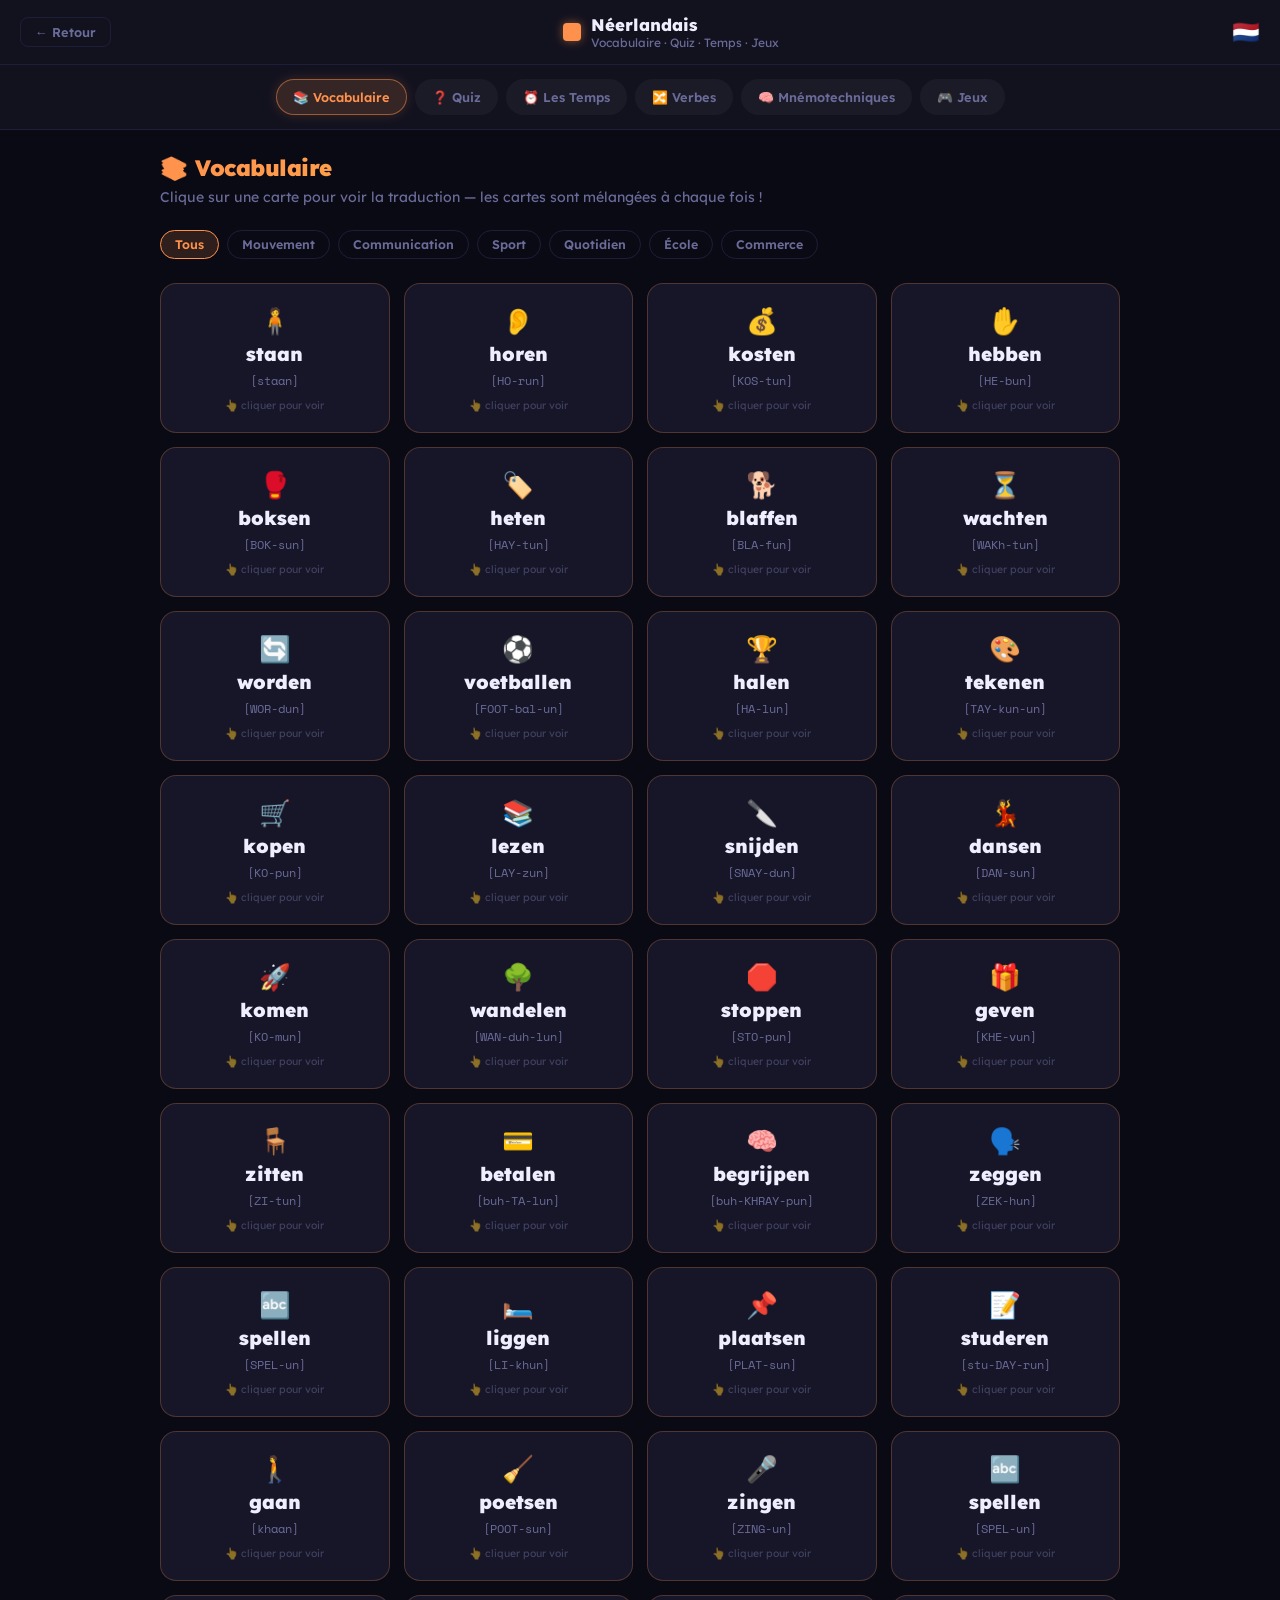
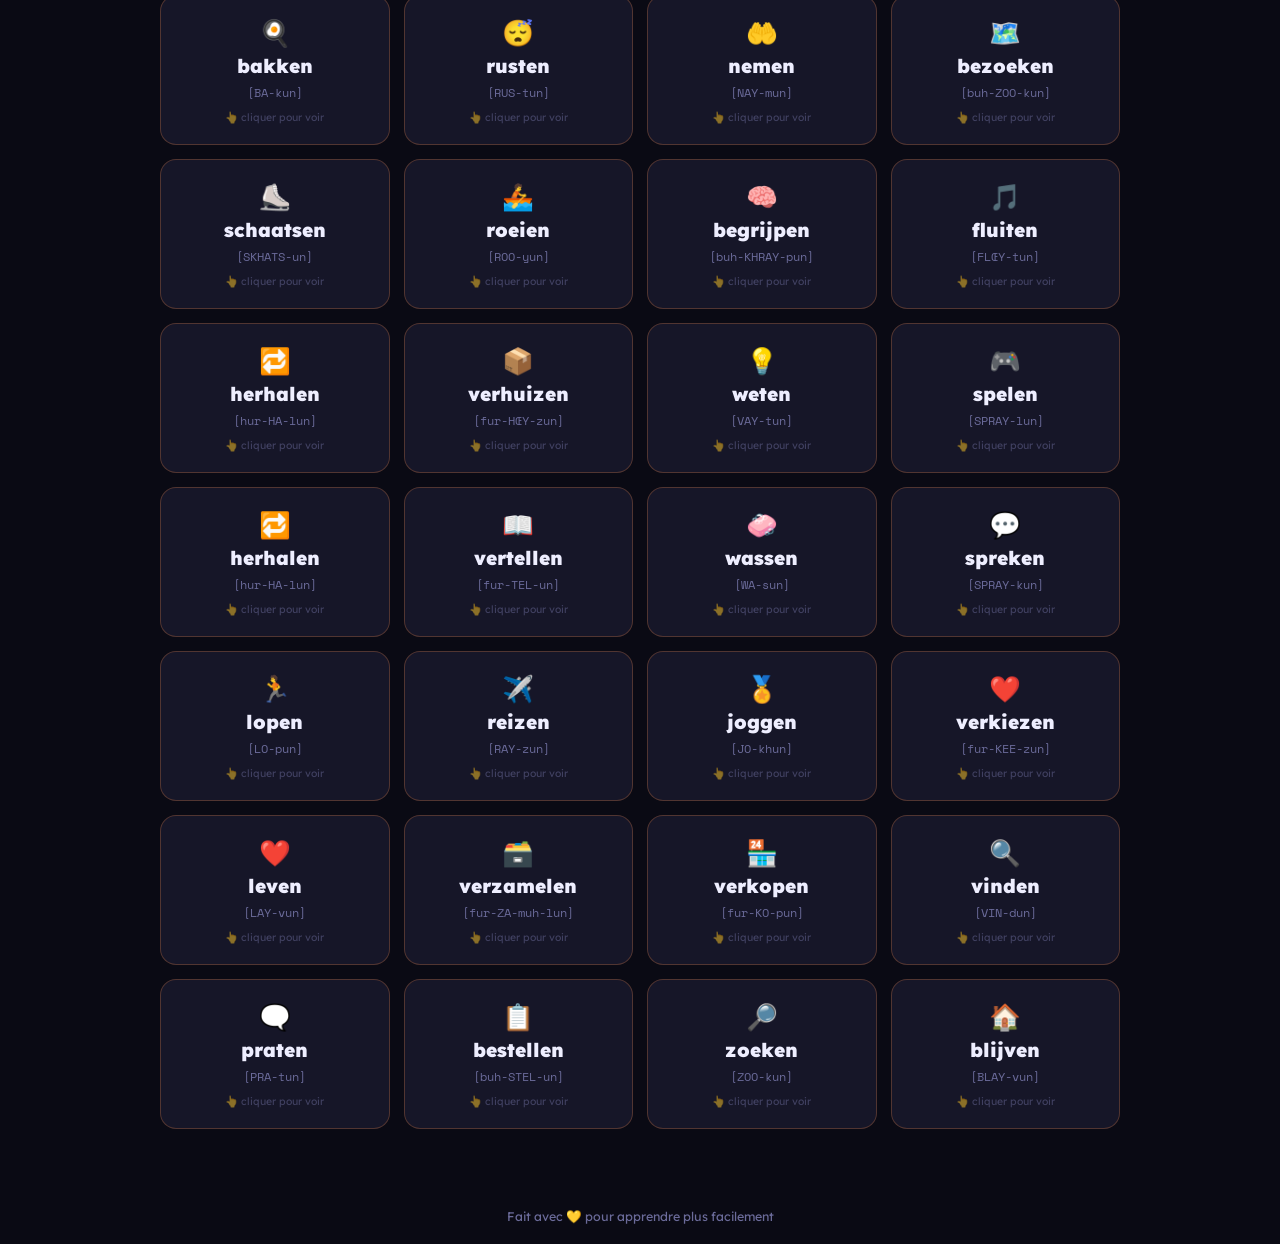
<file: neerlandais/neerlandais.html>
<!doctype html>
<html lang="fr">
  <head>
    <meta charset="UTF-8" />
    <meta name="viewport" content="width=device-width, initial-scale=1.0" />
    <title>Néerlandais — SIS SANAA</title>
    <link rel="preconnect" href="https://fonts.googleapis.com" />
    <link
      href="https://fonts.googleapis.com/css2?family=Lexend:wght@300;400;500;700;900&family=Space+Mono:wght@400;700&display=swap"
      rel="stylesheet"
    />
    <style>
      :root {
        --bg: #0a0a14;
        --panel: #12121f;
        --card: #161628;
        --border: #1e1e3a;
        --text: #eeeeff;
        --muted: #6b6b9a;
        --accent: #ff914d;
        --accent2: #ffd93d;
        --green: #4ade80;
        --red: #ff6b6b;
        --blue: #60a5fa;
        --purple: #a78bfa;
      }
      * {
        box-sizing: border-box;
        margin: 0;
        padding: 0;
      }
      body {
        background: var(--bg);
        color: var(--text);
        font-family: "Lexend", sans-serif;
        min-height: 100vh;
        display: flex;
        flex-direction: column;
      }

      /* ─── HEADER ─────────────────────────────────── */
      header {
        display: flex;
        align-items: center;
        justify-content: space-between;
        padding: 14px 20px;
        background: var(--panel);
        border-bottom: 1px solid var(--border);
        position: sticky;
        top: 0;
        z-index: 50;
        gap: 12px;
      }
      .back-btn {
        background: transparent;
        border: 1px solid var(--border);
        color: var(--muted);
        padding: 6px 14px;
        border-radius: 8px;
        cursor: pointer;
        font-family: "Lexend", sans-serif;
        font-size: 0.8rem;
        font-weight: 600;
        transition: all 0.2s;
        white-space: nowrap;
      }
      .back-btn:hover {
        color: var(--text);
        border-color: var(--accent);
      }
      .header-title {
        display: flex;
        align-items: center;
        gap: 10px;
      }
      .header-title .dot {
        width: 18px;
        height: 18px;
        background: var(--accent);
        border-radius: 4px;
        box-shadow: 0 0 10px rgba(255, 145, 77, 0.5);
      }
      .header-title h1 {
        font-size: 1.05rem;
        font-weight: 800;
      }
      .header-title p {
        font-size: 0.75rem;
        color: var(--muted);
        display: none;
      }
      @media (min-width: 500px) {
        .header-title p {
          display: block;
        }
      }
      .flag {
        font-size: 1.4rem;
      }

      /* ─── TABS ───────────────────────────────────── */
      .tabs {
        display: flex;
        flex-wrap: wrap;
        gap: 8px;
        padding: 14px 20px;
        justify-content: center;
        background: var(--panel);
        border-bottom: 1px solid var(--border);
      }
      .tab {
        flex-shrink: 0;
        padding: 9px 16px;
        border-radius: 30px;
        border: 1.5px solid transparent;
        background: rgba(255, 255, 255, 0.04);
        color: var(--muted);
        font-family: "Lexend", sans-serif;
        font-size: 0.8rem;
        font-weight: 600;
        cursor: pointer;
        transition: all 0.2s;
        white-space: nowrap;
      }
      .tab:hover {
        color: var(--text);
        border-color: rgba(255, 255, 255, 0.12);
        background: rgba(255, 255, 255, 0.08);
      }
      .tab.active {
        background: rgba(255, 145, 77, 0.15);
        border-color: rgba(255, 145, 77, 0.5);
        color: var(--accent);
        box-shadow: 0 0 12px rgba(255, 145, 77, 0.18);
      }

      /* ─── MAIN ───────────────────────────────────── */
      main {
        flex: 1;
        padding: 24px 20px 60px;
        max-width: 1000px;
        margin: 0 auto;
        width: 100%;
      }
      .tab-content {
        display: none;
      }
      .tab-content.active {
        display: block;
      }

      /* ─── SECTION TITLE ──────────────────────────── */
      .section-title {
        font-size: 1.4rem;
        font-weight: 900;
        letter-spacing: -0.5px;
        margin-bottom: 6px;
        background: linear-gradient(135deg, var(--accent), var(--accent2));
        -webkit-background-clip: text;
        -webkit-text-fill-color: transparent;
        background-clip: text;
      }
      .section-sub {
        color: var(--muted);
        font-size: 0.88rem;
        margin-bottom: 24px;
      }

      /* ─── THEME FILTER ───────────────────────────── */
      .filter-row {
        display: flex;
        flex-wrap: wrap;
        gap: 8px;
        margin-bottom: 24px;
      }
      .filter-btn {
        padding: 6px 14px;
        border-radius: 999px;
        border: 1.5px solid var(--border);
        background: transparent;
        color: var(--muted);
        font-family: "Lexend", sans-serif;
        font-size: 0.78rem;
        font-weight: 600;
        cursor: pointer;
        transition: all 0.18s;
      }
      .filter-btn:hover {
        border-color: var(--accent);
        color: var(--accent);
      }
      .filter-btn.active {
        background: rgba(255, 145, 77, 0.15);
        border-color: var(--accent);
        color: var(--accent);
      }

      /* ─── VOCAB GRID ─────────────────────────────── */
      .vocab-grid {
        display: grid;
        grid-template-columns: repeat(auto-fill, minmax(200px, 1fr));
        gap: 14px;
      }

      /* ─── FLIP CARD ──────────────────────────────── */
      .flip-wrap {
        perspective: 800px;
        height: 150px;
        cursor: pointer;
      }
      .flip-inner {
        width: 100%;
        height: 100%;
        position: relative;
        transform-style: preserve-3d;
        transition: transform 0.5s cubic-bezier(0.4, 0.2, 0.2, 1);
        border-radius: 16px;
      }
      .flip-wrap.flipped .flip-inner {
        transform: rotateY(180deg);
      }
      .flip-front,
      .flip-back {
        position: absolute;
        inset: 0;
        backface-visibility: hidden;
        -webkit-backface-visibility: hidden;
        border-radius: 16px;
        padding: 16px;
        display: flex;
        flex-direction: column;
        justify-content: center;
        align-items: center;
        text-align: center;
        border: 1.5px solid var(--border);
        gap: 6px;
        /* failsafe: hide the back face at the mid-point of the flip */
        transition: opacity 0s 0.25s;
      }
      /* before flip: back invisible */
      .flip-back {
        opacity: 0;
      }
      /* during/after flip: swap visibility at the exact midpoint */
      .flip-wrap.flipped .flip-front {
        opacity: 0;
      }
      .flip-wrap.flipped .flip-back {
        opacity: 1;
      }
      .flip-front {
        background: var(--card);
        border-color: rgba(255, 145, 77, 0.25);
      }
      .flip-back {
        background: rgba(255, 145, 77, 0.08);
        border-color: rgba(255, 145, 77, 0.4);
        transform: rotateY(180deg);
      }
      .flip-article {
        font-size: 0.7rem;
        font-weight: 700;
        color: var(--accent);
        text-transform: uppercase;
        letter-spacing: 1.5px;
        background: rgba(255, 145, 77, 0.15);
        padding: 2px 8px;
        border-radius: 999px;
      }
      .flip-nl {
        font-size: 1.2rem;
        font-weight: 900;
        color: var(--text);
      }
      .flip-phonetic {
        font-size: 0.72rem;
        color: var(--muted);
        font-family: "Space Mono", monospace;
      }
      .flip-hint {
        font-size: 0.65rem;
        color: var(--muted);
        opacity: 0.5;
        margin-top: 4px;
      }
      .flip-fr {
        font-size: 1.1rem;
        font-weight: 800;
        color: var(--accent);
      }
      .flip-example {
        font-size: 0.72rem;
        color: var(--muted);
        font-style: italic;
        line-height: 1.4;
      }
      .flip-icon {
        font-size: 1.6rem;
      }

      /* ─── QUIZ ───────────────────────────────────── */
      .quiz-modes {
        display: flex;
        gap: 10px;
        margin-bottom: 24px;
        flex-wrap: wrap;
      }
      .mode-btn {
        flex: 1;
        min-width: 120px;
        padding: 12px 10px;
        border-radius: 12px;
        border: 1.5px solid var(--border);
        background: var(--card);
        color: var(--muted);
        font-family: "Lexend", sans-serif;
        font-size: 0.82rem;
        font-weight: 700;
        cursor: pointer;
        transition: all 0.2s;
        text-align: center;
      }
      .mode-btn:hover {
        border-color: var(--accent);
        color: var(--accent);
      }
      .mode-btn.active {
        background: rgba(255, 145, 77, 0.12);
        border-color: var(--accent);
        color: var(--accent);
        box-shadow: 0 0 14px rgba(255, 145, 77, 0.15);
      }

      .quiz-box {
        background: var(--card);
        border: 1.5px solid var(--border);
        border-radius: 20px;
        padding: 28px 24px;
      }
      .quiz-progress {
        display: flex;
        align-items: center;
        gap: 12px;
        margin-bottom: 20px;
      }
      .progress-bar {
        flex: 1;
        height: 6px;
        background: var(--border);
        border-radius: 999px;
        overflow: hidden;
      }
      .progress-fill {
        height: 100%;
        background: linear-gradient(90deg, var(--accent), var(--accent2));
        border-radius: 999px;
        transition: width 0.4s ease;
      }
      .progress-label {
        font-size: 0.8rem;
        font-weight: 700;
        color: var(--muted);
        white-space: nowrap;
      }
      .score-badge {
        display: flex;
        align-items: center;
        gap: 6px;
        background: rgba(74, 222, 128, 0.1);
        border: 1px solid rgba(74, 222, 128, 0.3);
        color: var(--green);
        padding: 4px 12px;
        border-radius: 999px;
        font-size: 0.8rem;
        font-weight: 700;
      }

      .quiz-question {
        font-size: 1.5rem;
        font-weight: 900;
        text-align: center;
        margin-bottom: 8px;
        padding: 20px;
        background: rgba(255, 145, 77, 0.06);
        border-radius: 12px;
        border: 1px solid rgba(255, 145, 77, 0.15);
        letter-spacing: -0.5px;
        min-height: 90px;
        display: flex;
        flex-direction: column;
        align-items: center;
        justify-content: center;
        gap: 6px;
      }
      .quiz-question .q-label {
        font-size: 0.72rem;
        font-weight: 600;
        color: var(--accent);
        letter-spacing: 2px;
        text-transform: uppercase;
      }

      .choices {
        display: grid;
        grid-template-columns: 1fr 1fr;
        gap: 10px;
        margin-top: 20px;
      }
      @media (max-width: 480px) {
        .choices {
          grid-template-columns: 1fr;
        }
      }

      .choice-btn {
        padding: 14px 16px;
        border-radius: 12px;
        border: 1.5px solid var(--border);
        background: rgba(255, 255, 255, 0.03);
        color: var(--text);
        font-family: "Lexend", sans-serif;
        font-size: 0.9rem;
        font-weight: 600;
        cursor: pointer;
        transition: all 0.18s;
        text-align: left;
      }
      .choice-btn:hover:not(:disabled) {
        border-color: var(--accent);
        background: rgba(255, 145, 77, 0.08);
      }
      .choice-btn.correct {
        background: rgba(74, 222, 128, 0.15);
        border-color: var(--green);
        color: var(--green);
      }
      .choice-btn.wrong {
        background: rgba(255, 107, 107, 0.15);
        border-color: var(--red);
        color: var(--red);
      }
      .choice-btn:disabled {
        cursor: default;
      }

      .free-input-row {
        display: flex;
        gap: 10px;
        margin-top: 20px;
      }
      .free-input {
        flex: 1;
        padding: 14px 16px;
        border-radius: 12px;
        border: 1.5px solid var(--border);
        background: rgba(255, 255, 255, 0.04);
        color: var(--text);
        font-family: "Lexend", sans-serif;
        font-size: 1rem;
        font-weight: 600;
        outline: none;
        transition: border-color 0.2s;
      }
      .free-input:focus {
        border-color: var(--accent);
      }
      .free-input.correct {
        border-color: var(--green);
        background: rgba(74, 222, 128, 0.08);
      }
      .free-input.wrong {
        border-color: var(--red);
        background: rgba(255, 107, 107, 0.08);
      }
      .submit-btn {
        padding: 14px 20px;
        border-radius: 12px;
        border: none;
        background: linear-gradient(135deg, var(--accent), var(--accent2));
        color: #000;
        font-family: "Lexend", sans-serif;
        font-size: 0.9rem;
        font-weight: 800;
        cursor: pointer;
        transition: filter 0.18s;
      }
      .submit-btn:hover {
        filter: brightness(1.1);
      }
      .submit-btn:disabled {
        filter: brightness(0.5);
        cursor: default;
      }

      .quiz-feedback {
        margin-top: 16px;
        padding: 12px 16px;
        border-radius: 10px;
        font-size: 0.88rem;
        font-weight: 600;
        display: none;
        line-height: 1.5;
      }
      .quiz-feedback.show {
        display: block;
      }
      .quiz-feedback.correct {
        background: rgba(74, 222, 128, 0.12);
        border: 1px solid rgba(74, 222, 128, 0.3);
        color: var(--green);
      }
      .quiz-feedback.wrong {
        background: rgba(255, 107, 107, 0.1);
        border: 1px solid rgba(255, 107, 107, 0.25);
        color: var(--red);
      }

      .next-btn {
        display: none;
        margin-top: 14px;
        width: 100%;
        padding: 13px;
        border-radius: 12px;
        border: none;
        background: linear-gradient(135deg, var(--accent), var(--accent2));
        color: #000;
        font-family: "Lexend", sans-serif;
        font-size: 0.95rem;
        font-weight: 800;
        cursor: pointer;
        transition: filter 0.18s;
      }
      .next-btn.show {
        display: block;
      }
      .next-btn:hover {
        filter: brightness(1.1);
      }

      .quiz-results {
        display: none;
        text-align: center;
        padding: 32px 20px;
      }
      .quiz-results.show {
        display: block;
      }
      .results-emoji {
        font-size: 3.5rem;
        margin-bottom: 12px;
      }
      .results-score {
        font-size: 3rem;
        font-weight: 900;
        background: linear-gradient(135deg, var(--accent), var(--accent2));
        -webkit-background-clip: text;
        -webkit-text-fill-color: transparent;
        background-clip: text;
        margin-bottom: 8px;
      }
      .results-msg {
        color: var(--muted);
        font-size: 0.9rem;
        margin-bottom: 24px;
      }
      .restart-btn {
        padding: 13px 32px;
        border-radius: 12px;
        border: none;
        background: linear-gradient(135deg, var(--accent), var(--accent2));
        color: #000;
        font-size: 1rem;
        font-weight: 800;
        font-family: "Lexend", sans-serif;
        cursor: pointer;
        transition: filter 0.18s;
      }
      .restart-btn:hover {
        filter: brightness(1.1);
      }

      /* ─── TEMPS ──────────────────────────────────── */
      .tense-grid {
        display: flex;
        flex-direction: column;
        gap: 24px;
      }
      .tense-card {
        background: var(--card);
        border: 1.5px solid var(--border);
        border-radius: 20px;
        overflow: hidden;
      }
      .tense-header {
        display: flex;
        align-items: center;
        gap: 14px;
        padding: 18px 20px;
        background: rgba(255, 145, 77, 0.07);
        border-bottom: 1px solid var(--border);
        cursor: pointer;
        user-select: none;
      }
      .tense-header:hover {
        background: rgba(255, 145, 77, 0.12);
      }
      .tense-icon {
        font-size: 1.8rem;
      }
      .tense-name {
        font-size: 1.05rem;
        font-weight: 900;
      }
      .tense-subtitle {
        font-size: 0.8rem;
        color: var(--muted);
        margin-top: 2px;
      }
      .tense-chevron {
        margin-left: auto;
        font-size: 1rem;
        color: var(--muted);
        transition: transform 0.3s;
      }
      .tense-card.open .tense-chevron {
        transform: rotate(90deg);
      }
      .tense-body {
        display: none;
        padding: 20px;
      }
      .tense-card.open .tense-body {
        display: block;
      }

      .rule-box {
        background: rgba(255, 145, 77, 0.06);
        border-left: 3px solid var(--accent);
        border-radius: 0 12px 12px 0;
        padding: 14px 16px;
        margin-bottom: 18px;
        font-size: 0.88rem;
        line-height: 1.7;
      }
      .rule-box strong {
        color: var(--accent);
      }
      .rule-box .formula {
        background: rgba(0, 0, 0, 0.3);
        border: 1px solid var(--border);
        border-radius: 8px;
        padding: 8px 14px;
        margin-top: 10px;
        font-family: "Space Mono", monospace;
        font-size: 0.85rem;
        color: var(--accent2);
        display: inline-block;
      }

      .tip-box {
        display: flex;
        gap: 10px;
        background: rgba(255, 217, 61, 0.07);
        border: 1px solid rgba(255, 217, 61, 0.2);
        border-radius: 12px;
        padding: 12px 14px;
        margin-bottom: 18px;
        font-size: 0.84rem;
        line-height: 1.6;
        color: #e8d8b0;
      }
      .tip-box .tip-icon {
        font-size: 1.2rem;
        flex-shrink: 0;
      }

      .conj-table {
        width: 100%;
        border-collapse: collapse;
        font-size: 0.85rem;
        margin-bottom: 18px;
      }
      .conj-table th {
        text-align: left;
        padding: 8px 12px;
        font-size: 0.72rem;
        font-weight: 700;
        letter-spacing: 2px;
        text-transform: uppercase;
        color: var(--muted);
        border-bottom: 1px solid var(--border);
      }
      .conj-table td {
        padding: 10px 12px;
        border-bottom: 1px solid rgba(30, 30, 58, 0.5);
        vertical-align: top;
        line-height: 1.5;
      }
      .conj-table tr:last-child td {
        border-bottom: none;
      }
      .conj-table .pron {
        color: var(--muted);
        font-size: 0.82rem;
      }
      .conj-table .nl-form {
        color: var(--text);
        font-weight: 700;
      }
      .conj-table .fr-form {
        color: var(--muted);
        font-size: 0.8rem;
      }
      .conj-table .highlight td {
        background: rgba(255, 145, 77, 0.06);
      }

      .example-list {
        display: flex;
        flex-direction: column;
        gap: 8px;
        margin-bottom: 18px;
      }
      .example-item {
        background: rgba(255, 255, 255, 0.03);
        border-radius: 10px;
        padding: 10px 14px;
        border-left: 3px solid rgba(96, 165, 250, 0.4);
      }
      .example-item .nl {
        font-weight: 700;
        color: var(--blue);
        font-size: 0.9rem;
      }
      .example-item .fr {
        color: var(--muted);
        font-size: 0.82rem;
        margin-top: 2px;
      }

      .mini-quiz-btn {
        width: 100%;
        padding: 12px;
        border-radius: 12px;
        border: 1.5px solid var(--accent);
        background: rgba(255, 145, 77, 0.08);
        color: var(--accent);
        font-family: "Lexend", sans-serif;
        font-size: 0.88rem;
        font-weight: 700;
        cursor: pointer;
        transition: all 0.2s;
        margin-top: 8px;
      }
      .mini-quiz-btn:hover {
        background: rgba(255, 145, 77, 0.15);
      }

      /* ─── MNEMOS ─────────────────────────────────── */
      .mnemo-grid {
        display: grid;
        grid-template-columns: repeat(auto-fill, minmax(280px, 1fr));
        gap: 14px;
      }
      .mnemo-card {
        background: var(--card);
        border: 1.5px solid var(--border);
        border-radius: 16px;
        padding: 16px;
        transition: border-color 0.2s;
      }
      .mnemo-card:hover {
        border-color: rgba(255, 145, 77, 0.4);
      }
      .mnemo-top {
        display: flex;
        align-items: center;
        justify-content: space-between;
        margin-bottom: 10px;
      }
      .mnemo-nl {
        font-size: 1.1rem;
        font-weight: 900;
        color: var(--text);
      }
      .mnemo-fr {
        font-size: 0.85rem;
        color: var(--accent);
        font-weight: 700;
      }
      .mnemo-story {
        background: rgba(255, 217, 61, 0.06);
        border: 1px solid rgba(255, 217, 61, 0.15);
        border-radius: 10px;
        padding: 10px 12px;
        font-size: 0.82rem;
        color: #ddd090;
        line-height: 1.6;
        margin-bottom: 8px;
      }
      .mnemo-story::before {
        content: "💡 ";
      }
      .mnemo-visual {
        font-size: 0.78rem;
        color: var(--muted);
        font-style: italic;
        line-height: 1.5;
      }

      /* ─── VERB FLIP CARD ─────────────────────────── */
      .verb-flip-card {
        height: 220px !important;
      }
      .verb-flip-card .flip-back {
        align-items: flex-start !important;
        justify-content: flex-start !important;
        overflow: hidden;
      }

      /* ─── JEUX ───────────────────────────────────── */
      .game-selector {
        display: grid;
        grid-template-columns: repeat(auto-fit, minmax(200px, 1fr));
        gap: 12px;
        margin-bottom: 28px;
      }
      .game-card {
        background: var(--card);
        border: 1.5px solid var(--border);
        border-radius: 16px;
        padding: 20px 16px;
        text-align: center;
        cursor: pointer;
        transition: all 0.2s;
      }
      .game-card:hover {
        border-color: var(--accent);
        transform: translateY(-3px);
        box-shadow: 0 10px 30px rgba(0, 0, 0, 0.4);
      }
      .game-card.selected {
        border-color: var(--accent);
        background: rgba(255, 145, 77, 0.08);
      }
      .game-card .g-icon {
        font-size: 2.4rem;
        margin-bottom: 10px;
      }
      .game-card .g-name {
        font-size: 0.95rem;
        font-weight: 800;
        margin-bottom: 6px;
      }
      .game-card .g-desc {
        font-size: 0.78rem;
        color: var(--muted);
        line-height: 1.5;
      }

      /* MEMORY */
      #game-memory,
      #game-rain {
        display: none;
      }
      #game-memory.active,
      #game-rain.active {
        display: block;
      }

      .memory-grid {
        display: grid;
        grid-template-columns: repeat(4, 1fr);
        gap: 10px;
        max-width: 600px;
        margin: 0 auto;
      }
      @media (max-width: 480px) {
        .memory-grid {
          grid-template-columns: repeat(3, 1fr);
        }
      }

      .mem-card {
        aspect-ratio: 1;
        min-height: 80px;
        border-radius: 12px;
        cursor: pointer;
        user-select: none;
        position: relative;
        transition: transform 0.2s;
      }
      .mem-card:hover {
        transform: scale(1.04);
      }
      .mem-card-inner {
        width: 100%;
        height: 100%;
        position: relative;
        transform-style: preserve-3d;
        transition: transform 0.45s cubic-bezier(0.4, 0.2, 0.2, 1);
        border-radius: 12px;
      }
      .mem-card.revealed .mem-card-inner {
        transform: rotateY(180deg);
      }
      .mem-card.matched .mem-card-inner {
        transform: rotateY(180deg);
      }
      .mem-card.matched .mem-back {
        background: rgba(74, 222, 128, 0.18);
        border-color: var(--green);
      }
      .mem-front,
      .mem-back {
        position: absolute;
        inset: 0;
        border-radius: 12px;
        backface-visibility: hidden;
        -webkit-backface-visibility: hidden;
        display: flex;
        align-items: center;
        justify-content: center;
        text-align: center;
        padding: 8px;
        font-size: 0.85rem;
        font-weight: 700;
        border: 1.5px solid var(--border);
      }
      .mem-front {
        background: rgba(255, 145, 77, 0.1);
        border-color: rgba(255, 145, 77, 0.2);
        font-size: 1.6rem;
      }
      .mem-back {
        background: var(--card);
        transform: rotateY(180deg);
        color: var(--text);
        font-size: 0.78rem;
        line-height: 1.3;
      }

      .game-stats {
        display: flex;
        gap: 12px;
        margin-bottom: 18px;
        flex-wrap: wrap;
      }
      .stat-chip {
        padding: 6px 14px;
        border-radius: 999px;
        border: 1px solid var(--border);
        font-size: 0.82rem;
        font-weight: 700;
        color: var(--muted);
        background: var(--card);
      }
      .stat-chip span {
        color: var(--accent);
      }
      .game-start-btn,
      .game-restart-btn {
        padding: 12px 28px;
        border-radius: 12px;
        border: none;
        background: linear-gradient(135deg, var(--accent), var(--accent2));
        color: #000;
        font-family: "Lexend", sans-serif;
        font-size: 0.92rem;
        font-weight: 800;
        cursor: pointer;
        margin-bottom: 18px;
        transition: filter 0.18s;
      }
      .game-start-btn:hover,
      .game-restart-btn:hover {
        filter: brightness(1.1);
      }

      /* WORD RAIN */
      .rain-arena {
        position: relative;
        width: 100%;
        height: 360px;
        background: rgba(0, 0, 0, 0.3);
        border: 1.5px solid var(--border);
        border-radius: 16px;
        overflow: hidden;
        margin-bottom: 14px;
      }
      .rain-word {
        position: absolute;
        background: rgba(255, 145, 77, 0.12);
        border: 1px solid rgba(255, 145, 77, 0.3);
        border-radius: 8px;
        padding: 6px 12px;
        font-size: 0.95rem;
        font-weight: 700;
        color: var(--text);
        white-space: nowrap;
        pointer-events: none;
        top: -50px;
        transition: none;
      }
      .rain-word.dying {
        opacity: 0;
        transition: opacity 0.3s;
      }
      .rain-word.correct-flash {
        background: rgba(74, 222, 128, 0.25);
        border-color: var(--green);
        color: var(--green);
      }
      .rain-input-row {
        display: flex;
        gap: 10px;
        max-width: 500px;
        margin: 0 auto;
      }
      .rain-input {
        flex: 1;
        padding: 13px 16px;
        border-radius: 12px;
        border: 1.5px solid var(--border);
        background: rgba(255, 255, 255, 0.04);
        color: var(--text);
        font-family: "Lexend", sans-serif;
        font-size: 1rem;
        font-weight: 600;
        outline: none;
        transition: border-color 0.2s;
      }
      .rain-input:focus {
        border-color: var(--accent);
      }
      .lives-row {
        display: flex;
        gap: 6px;
        margin-bottom: 10px;
      }
      .life {
        font-size: 1.2rem;
      }
      .life.lost {
        filter: grayscale(1);
        opacity: 0.3;
      }

      /* ─── CONFETTI ───────────────────────────────── */
      .confetti-piece {
        position: fixed;
        width: 10px;
        height: 14px;
        top: -20px;
        border-radius: 2px;
        animation: confettiFall 1.2s ease-in forwards;
        pointer-events: none;
        z-index: 9999;
      }
      @keyframes confettiFall {
        0% {
          transform: translateY(0) rotate(0deg);
          opacity: 1;
        }
        100% {
          transform: translateY(100vh) rotate(720deg);
          opacity: 0;
        }
      }

      /* ─── FOOTER ─────────────────────────────────── */
      footer {
        text-align: center;
        padding: 20px;
        color: var(--muted);
        font-size: 0.78rem;
      }
    </style>
  </head>
  <body>
    <header>
      <button class="back-btn" onclick="history.back()">← Retour</button>
      <div class="header-title">
        <div class="dot"></div>
        <div>
          <h1>Néerlandais</h1>
          <p>Vocabulaire · Quiz · Temps · Jeux</p>
        </div>
      </div>
      <span class="flag">🇳🇱</span>
    </header>

    <div class="tabs">
      <button class="tab active" onclick="switchTab('vocabulaire', this)">
        📚 Vocabulaire
      </button>
      <button class="tab" onclick="switchTab('quiz', this)">❓ Quiz</button>
      <button class="tab" onclick="switchTab('temps', this)">
        ⏰ Les Temps
      </button>
      <button class="tab" onclick="switchTab('verbes', this)">🔀 Verbes</button>
      <button class="tab" onclick="switchTab('mnemos', this)">
        🧠 Mnémotechniques
      </button>
      <button class="tab" onclick="switchTab('jeux', this)">🎮 Jeux</button>
    </div>

    <main>
      <!-- ═══════════════ VOCABULAIRE ═══════════════ -->
      <div id="tab-vocabulaire" class="tab-content active">
        <div class="section-title">📚 Vocabulaire</div>
        <p class="section-sub">
          Clique sur une carte pour voir la traduction — les cartes sont
          mélangées à chaque fois !
        </p>
        <div class="filter-row" id="theme-filters"></div>
        <div class="vocab-grid" id="vocab-grid"></div>
      </div>

      <!-- ═══════════════ QUIZ ═══════════════════════ -->
      <div id="tab-quiz" class="tab-content">
        <div class="section-title">❓ Quiz</div>
        <p class="section-sub">
          Teste tes connaissances — questions aléatoires à chaque partie
        </p>
        <div class="quiz-modes">
          <button class="mode-btn active" onclick="setQuizMode('qcm', this)">
            🎯 Choix multiple
          </button>
          <button class="mode-btn" onclick="setQuizMode('free', this)">
            ✏️ Traduction libre
          </button>
          <button class="mode-btn" onclick="setQuizMode('conj', this)">
            🔀 Conjugaison
          </button>
        </div>
        <div class="quiz-box" id="quiz-box">
          <div id="quiz-main">
            <div class="quiz-progress">
              <div class="progress-bar">
                <div
                  class="progress-fill"
                  id="q-progress"
                  style="width: 0%"
                ></div>
              </div>
              <div class="progress-label" id="q-counter">0 / 10</div>
              <div class="score-badge">✓ <span id="q-score">0</span></div>
            </div>
            <div class="quiz-question" id="q-question">
              <span class="q-label">Prêt ?</span>
              <span>Clique sur "Commencer" !</span>
            </div>
            <div id="q-choices-area"></div>
            <div class="quiz-feedback" id="q-feedback"></div>
            <button class="next-btn" id="q-next" onclick="nextQuestion()">
              Suivant →
            </button>
          </div>
          <div class="quiz-results" id="quiz-results">
            <div class="results-emoji" id="res-emoji">🎉</div>
            <div class="results-score" id="res-score">0 / 10</div>
            <div class="results-msg" id="res-msg">Bravo !</div>
            <button class="restart-btn" onclick="startQuiz()">
              Rejouer 🔁
            </button>
          </div>
        </div>
        <button
          class="game-start-btn"
          id="start-quiz-btn"
          onclick="startQuiz()"
          style="margin-top: 16px; display: block"
        >
          ▶ Commencer le Quiz
        </button>
      </div>

      <!-- ═══════════════ TEMPS ══════════════════════ -->
      <div id="tab-temps" class="tab-content">
        <div class="section-title">⏰ Les Temps en Néerlandais</div>
        <p class="section-sub">
          Apprends chaque temps étape par étape avec des règles visuelles, des
          astuces et des exemples concrets
        </p>
        <div class="tense-grid" id="tense-grid"></div>
      </div>

      <!-- ═══════════════ VERBES ════════════════════ -->
      <div id="tab-verbes" class="tab-content">
        <div class="section-title">🔀 Conjugaison des Verbes</div>
        <p class="section-sub">
          Les 17 verbes — infinitif · présent · imparfait sg/pl · participe
          passé — mélangés à chaque fois, clique pour voir les formes !
        </p>
        <div class="vocab-grid verb-grid" id="verb-grid"></div>
      </div>

      <!-- ═══════════════ MNÉMOS ════════════════════ -->
      <div id="tab-mnemos" class="tab-content">
        <div class="section-title">🧠 Mnémotechniques</div>
        <p class="section-sub">
          Des histoires absurdes et visuelles pour ne plus jamais oublier un mot
        </p>
        <div class="mnemo-grid" id="mnemo-grid"></div>
      </div>

      <!-- ═══════════════ JEUX ═══════════════════════ -->
      <div id="tab-jeux" class="tab-content">
        <div class="section-title">🎮 Jeux</div>
        <p class="section-sub">Apprends en t'amusant !</p>
        <div class="game-selector">
          <div
            class="game-card selected"
            id="gc-memory"
            onclick="selectGame('memory')"
          >
            <div class="g-icon">🃏</div>
            <div class="g-name">Memory</div>
            <div class="g-desc">
              Retourne les cartes pour associer le mot néerlandais à sa
              traduction
            </div>
          </div>
          <div class="game-card" id="gc-rain" onclick="selectGame('rain')">
            <div class="g-icon">🌧️</div>
            <div class="g-name">Pluie de mots</div>
            <div class="g-desc">
              Des mots tombent, tape leur traduction avant qu'ils disparaissent
              !
            </div>
          </div>
        </div>

        <!-- MEMORY GAME -->
        <div id="game-memory" class="active">
          <div class="game-stats">
            <div class="stat-chip">
              Paires trouvées : <span id="mem-found">0</span>/<span
                id="mem-total"
                >8</span
              >
            </div>
            <div class="stat-chip">
              Tentatives : <span id="mem-tries">0</span>
            </div>
            <div class="stat-chip">Temps : <span id="mem-time">0s</span></div>
          </div>
          <button class="game-start-btn" onclick="startMemory()">
            ▶ Nouvelle partie
          </button>
          <div class="memory-grid" id="memory-grid"></div>
        </div>

        <!-- WORD RAIN GAME -->
        <div id="game-rain">
          <div class="game-stats">
            <div class="stat-chip">Score : <span id="rain-score">0</span></div>
            <div class="stat-chip">Niveau : <span id="rain-level">1</span></div>
          </div>
          <div class="lives-row" id="rain-lives"></div>
          <button class="game-start-btn" onclick="startRain()">
            ▶ Commencer
          </button>
          <div class="rain-arena" id="rain-arena"></div>
          <div class="rain-input-row">
            <input
              class="rain-input"
              id="rain-input"
              type="text"
              placeholder="Tape la traduction en français..."
              autocomplete="off"
            />
          </div>
        </div>
      </div>
    </main>

    <footer>Fait avec 💛 pour apprendre plus facilement</footer>

    <script>
      /* ══════════════════════════════════════════════════
         DATA
      ══════════════════════════════════════════════════ */

      const VOCAB = [
        // ── Mouvement ──
        {
          nl: "lopen",
          fr: "courir",
          ph: "[LO-pun]",
          theme: "Mouvement",
          icon: "🏃",
          ex_nl: "Ik loop elke dag.",
          ex_fr: "Je cours chaque jour.",
          article: "",
        },
        {
          nl: "gaan",
          fr: "aller",
          ph: "[khaan]",
          theme: "Mouvement",
          icon: "🚶",
          ex_nl: "Ik ga naar school.",
          ex_fr: "Je vais à l'école.",
          article: "",
        },
        {
          nl: "komen",
          fr: "venir",
          ph: "[KO-mun]",
          theme: "Mouvement",
          icon: "🚀",
          ex_nl: "Ze komt morgen.",
          ex_fr: "Elle vient demain.",
          article: "",
        },
        {
          nl: "wandelen",
          fr: "se promener",
          ph: "[WAN-duh-lun]",
          theme: "Mouvement",
          icon: "🌳",
          ex_nl: "We wandelen in het park.",
          ex_fr: "Nous nous promenons dans le parc.",
          article: "",
        },
        {
          nl: "reizen",
          fr: "voyager",
          ph: "[RAY-zun]",
          theme: "Mouvement",
          icon: "✈️",
          ex_nl: "Ik reis naar Parijs.",
          ex_fr: "Je voyage à Paris.",
          article: "",
        },
        {
          nl: "staan",
          fr: "être debout",
          ph: "[staan]",
          theme: "Mouvement",
          icon: "🧍",
          ex_nl: "Hij staat voor de deur.",
          ex_fr: "Il est debout devant la porte.",
          article: "",
        },
        {
          nl: "liggen",
          fr: "être couché",
          ph: "[LI-khun]",
          theme: "Mouvement",
          icon: "🛏️",
          ex_nl: "De kat ligt op de bank.",
          ex_fr: "Le chat est couché sur le canapé.",
          article: "",
        },

        {
          nl: "zitten",
          fr: "s'asseoir",
          ph: "[ZI-tun]",
          theme: "Mouvement",
          icon: "🪑",
          ex_nl: "Ik zit op mijn stoel.",
          ex_fr: "Je suis assis sur ma chaise.",
          article: "",
        },
        {
          nl: "blijven",
          fr: "rester",
          ph: "[BLAY-vun]",
          theme: "Mouvement",
          icon: "🏠",
          ex_nl: "Ze blijft thuis.",
          ex_fr: "Elle reste à la maison.",
          article: "",
        },
        {
          nl: "stoppen",
          fr: "arrêter",
          ph: "[STO-pun]",
          theme: "Mouvement",
          icon: "🛑",
          ex_nl: "Stop! Je moet stoppen!",
          ex_fr: "Stop ! Tu dois t'arrêter !",
          article: "",
        },
        {
          nl: "roeien",
          fr: "ramer",
          ph: "[ROO-yun]",
          theme: "Mouvement",
          icon: "🚣",
          ex_nl: "We roeien op de rivier.",
          ex_fr: "Nous ramons sur la rivière.",
          article: "",
        },
        {
          nl: "verhuizen",
          fr: "déménager",
          ph: "[fur-HŒY-zun]",
          theme: "Mouvement",
          icon: "📦",
          ex_nl: "Ik verhuis volgende week.",
          ex_fr: "Je déménage la semaine prochaine.",
          article: "",
        },

        // ── Communication ──
        {
          nl: "spreken",
          fr: "parler",
          ph: "[SPRAY-kun]",
          theme: "Communication",
          icon: "💬",
          ex_nl: "Spreek je Nederlands?",
          ex_fr: "Tu parles néerlandais ?",
          article: "",
        },
        {
          nl: "praten",
          fr: "parler (informel)",
          ph: "[PRA-tun]",
          theme: "Communication",
          icon: "🗨️",
          ex_nl: "We praten over school.",
          ex_fr: "Nous parlons de l'école.",
          article: "",
        },
        {
          nl: "zeggen",
          fr: "dire",
          ph: "[ZEK-hun]",
          theme: "Communication",
          icon: "🗣️",
          ex_nl: "Wat zeg je?",
          ex_fr: "Qu'est-ce que tu dis ?",
          article: "",
        },
        {
          nl: "vertellen",
          fr: "raconter",
          ph: "[fur-TEL-un]",
          theme: "Communication",
          icon: "📖",
          ex_nl: "Hij vertelt een verhaal.",
          ex_fr: "Il raconte une histoire.",
          article: "",
        },
        {
          nl: "horen",
          fr: "entendre",
          ph: "[HO-run]",
          theme: "Communication",
          icon: "👂",
          ex_nl: "Ik hoor muziek.",
          ex_fr: "J'entends de la musique.",
          article: "",
        },
        {
          nl: "herhalen",
          fr: "répéter",
          ph: "[hur-HA-lun]",
          theme: "Communication",
          icon: "🔁",
          ex_nl: "Herhaal dat, alsjeblieft.",
          ex_fr: "Répète s'il te plaît.",
          article: "",
        },
        {
          nl: "spellen",
          fr: "épeler",
          ph: "[SPEL-un]",
          theme: "Communication",
          icon: "🔤",
          ex_nl: "Kun je je naam spellen?",
          ex_fr: "Tu peux épeler ton nom ?",
          article: "",
        },
        {
          nl: "heten",
          fr: "s'appeler",
          ph: "[HAY-tun]",
          theme: "Communication",
          icon: "🏷️",
          ex_nl: "Ik heet Thomas.",
          ex_fr: "Je m'appelle Thomas.",
          article: "",
        },

        {
          nl: "begrijpen",
          fr: "comprendre",
          ph: "[buh-KHRAY-pun]",
          theme: "Communication",
          icon: "🧠",
          ex_nl: "Ik begrijp het niet.",
          ex_fr: "Je ne comprends pas.",
          article: "",
        },
        {
          nl: "zingen",
          fr: "chanter",
          ph: "[ZING-un]",
          theme: "Communication",
          icon: "🎤",
          ex_nl: "Ze zingt goed.",
          ex_fr: "Elle chante bien.",
          article: "",
        },
        {
          nl: "fluiten",
          fr: "siffler",
          ph: "[FLŒY-tun]",
          theme: "Communication",
          icon: "🎵",
          ex_nl: "Hij fluit een lied.",
          ex_fr: "Il siffle une chanson.",
          article: "",
        },

        // ── Sport ──
        {
          nl: "boksen",
          fr: "boxer",
          ph: "[BOK-sun]",
          theme: "Sport",
          icon: "🥊",
          ex_nl: "Ik boks elke avond.",
          ex_fr: "Je boxe chaque soir.",
          article: "",
        },
        {
          nl: "schaatsen",
          fr: "patiner",
          ph: "[SKHATS-un]",
          theme: "Sport",
          icon: "⛸️",
          ex_nl: "We schaatsen in de winter.",
          ex_fr: "Nous patinons en hiver.",
          article: "",
        },
        {
          nl: "joggen",
          fr: "faire du jogging",
          ph: "[JO-khun]",
          theme: "Sport",
          icon: "🏅",
          ex_nl: "Ik jog 's ochtends.",
          ex_fr: "Je fais du jogging le matin.",
          article: "",
        },
        {
          nl: "voetballen",
          fr: "jouer au football",
          ph: "[FOOT-bal-un]",
          theme: "Sport",
          icon: "⚽",
          ex_nl: "We voetballen met vrienden.",
          ex_fr: "Nous jouons au foot avec des amis.",
          article: "",
        },
        {
          nl: "spelen",
          fr: "jouer",
          ph: "[SPRAY-lun]",
          theme: "Sport",
          icon: "🎮",
          ex_nl: "De kinderen spelen buiten.",
          ex_fr: "Les enfants jouent dehors.",
          article: "",
        },
        {
          nl: "dansen",
          fr: "danser",
          ph: "[DAN-sun]",
          theme: "Sport",
          icon: "💃",
          ex_nl: "We dansen op muziek.",
          ex_fr: "Nous dansons sur de la musique.",
          article: "",
        },
        {
          nl: "blaffen",
          fr: "aboyer",
          ph: "[BLA-fun]",
          theme: "Sport",
          icon: "🐕",
          ex_nl: "De hond blaft hard.",
          ex_fr: "Le chien aboie fort.",
          article: "",
        },

        // ── Quotidien ──
        {
          nl: "bakken",
          fr: "cuire",
          ph: "[BA-kun]",
          theme: "Quotidien",
          icon: "🍳",
          ex_nl: "Mama bakt een taart.",
          ex_fr: "Maman cuit un gâteau.",
          article: "",
        },
        {
          nl: "wassen",
          fr: "laver",
          ph: "[WA-sun]",
          theme: "Quotidien",
          icon: "🧼",
          ex_nl: "Ik was mijn handen.",
          ex_fr: "Je lave mes mains.",
          article: "",
        },
        {
          nl: "poetsen",
          fr: "nettoyer",
          ph: "[POOT-sun]",
          theme: "Quotidien",
          icon: "🧹",
          ex_nl: "Poets je tanden!",
          ex_fr: "Nettoie tes dents !",
          article: "",
        },
        {
          nl: "snijden",
          fr: "couper",
          ph: "[SNAY-dun]",
          theme: "Quotidien",
          icon: "🔪",
          ex_nl: "Snijd het brood.",
          ex_fr: "Coupe le pain.",
          article: "",
        },
        {
          nl: "rusten",
          fr: "se reposer",
          ph: "[RUS-tun]",
          theme: "Quotidien",
          icon: "😴",
          ex_nl: "Na het werk rust ik.",
          ex_fr: "Après le travail je me repose.",
          article: "",
        },
        {
          nl: "leven",
          fr: "vivre",
          ph: "[LAY-vun]",
          theme: "Quotidien",
          icon: "❤️",
          ex_nl: "We leven een goed leven.",
          ex_fr: "Nous vivons une bonne vie.",
          article: "",
        },
        {
          nl: "worden",
          fr: "devenir",
          ph: "[WOR-dun]",
          theme: "Quotidien",
          icon: "🔄",
          ex_nl: "Ik wil dokter worden.",
          ex_fr: "Je veux devenir médecin.",
          article: "",
        },
        {
          nl: "hebben",
          fr: "avoir",
          ph: "[HE-bun]",
          theme: "Quotidien",
          icon: "✋",
          ex_nl: "Ik heb een hond.",
          ex_fr: "J'ai un chien.",
          article: "",
        },
        {
          nl: "wachten",
          fr: "attendre",
          ph: "[WAKh-tun]",
          theme: "Quotidien",
          icon: "⏳",
          ex_nl: "Ik wacht op de bus.",
          ex_fr: "J'attends le bus.",
          article: "",
        },
        {
          nl: "verzamelen",
          fr: "collectionner",
          ph: "[fur-ZA-muh-lun]",
          theme: "Quotidien",
          icon: "🗃️",
          ex_nl: "Hij verzamelt postzegels.",
          ex_fr: "Il collectionne les timbres.",
          article: "",
        },

        // ── École ──
        {
          nl: "studeren",
          fr: "étudier",
          ph: "[stu-DAY-run]",
          theme: "École",
          icon: "📝",
          ex_nl: "Ik studeer voor het examen.",
          ex_fr: "J'étudie pour l'examen.",
          article: "",
        },
        {
          nl: "lezen",
          fr: "lire",
          ph: "[LAY-zun]",
          theme: "École",
          icon: "📚",
          ex_nl: "Ik lees een boek.",
          ex_fr: "Je lis un livre.",
          article: "",
        },
        {
          nl: "tekenen",
          fr: "dessiner",
          ph: "[TAY-kun-un]",
          theme: "École",
          icon: "🎨",
          ex_nl: "We tekenen in de klas.",
          ex_fr: "Nous dessinons en classe.",
          article: "",
        },
        {
          nl: "spellen",
          fr: "épeler",
          ph: "[SPEL-un]",
          theme: "École",
          icon: "🔤",
          ex_nl: "Spel je naam, alsjeblieft.",
          ex_fr: "Épèle ton nom s'il te plaît.",
          article: "",
        },
        {
          nl: "begrijpen",
          fr: "comprendre",
          ph: "[buh-KHRAY-pun]",
          theme: "École",
          icon: "🧠",
          ex_nl: "Begrijp je de les?",
          ex_fr: "Tu comprends la leçon ?",
          article: "",
        },
        {
          nl: "herhalen",
          fr: "répéter",
          ph: "[hur-HA-lun]",
          theme: "École",
          icon: "🔁",
          ex_nl: "Herhaal de zin.",
          ex_fr: "Répète la phrase.",
          article: "",
        },
        {
          nl: "vinden",
          fr: "trouver",
          ph: "[VIN-dun]",
          theme: "École",
          icon: "🔍",
          ex_nl: "Ik vind het antwoord.",
          ex_fr: "Je trouve la réponse.",
          article: "",
        },
        {
          nl: "weten",
          fr: "savoir",
          ph: "[VAY-tun]",
          theme: "École",
          icon: "💡",
          ex_nl: "Ik weet het antwoord.",
          ex_fr: "Je sais la réponse.",
          article: "",
        },

        // ── Commerce ──
        {
          nl: "kopen",
          fr: "acheter",
          ph: "[KO-pun]",
          theme: "Commerce",
          icon: "🛒",
          ex_nl: "Ik koop een brood.",
          ex_fr: "J'achète un pain.",
          article: "",
        },
        {
          nl: "verkopen",
          fr: "vendre",
          ph: "[fur-KO-pun]",
          theme: "Commerce",
          icon: "🏪",
          ex_nl: "Hij verkoopt bloemen.",
          ex_fr: "Il vend des fleurs.",
          article: "",
        },
        {
          nl: "betalen",
          fr: "payer",
          ph: "[buh-TA-lun]",
          theme: "Commerce",
          icon: "💳",
          ex_nl: "Ik betaal met de kaart.",
          ex_fr: "Je paie par carte.",
          article: "",
        },
        {
          nl: "bestellen",
          fr: "commander",
          ph: "[buh-STEL-un]",
          theme: "Commerce",
          icon: "📋",
          ex_nl: "We bestellen pizza.",
          ex_fr: "Nous commandons une pizza.",
          article: "",
        },
        {
          nl: "kosten",
          fr: "coûter",
          ph: "[KOS-tun]",
          theme: "Commerce",
          icon: "💰",
          ex_nl: "Hoeveel kost dit?",
          ex_fr: "Combien ça coûte ?",
          article: "",
        },
        {
          nl: "zoeken",
          fr: "chercher",
          ph: "[ZOO-kun]",
          theme: "Commerce",
          icon: "🔎",
          ex_nl: "Ik zoek mijn sleutels.",
          ex_fr: "Je cherche mes clés.",
          article: "",
        },
        {
          nl: "halen",
          fr: "obtenir",
          ph: "[HA-lun]",
          theme: "Commerce",
          icon: "🏆",
          ex_nl: "Ik haal een goed cijfer.",
          ex_fr: "J'obtiens une bonne note.",
          article: "",
        },
        {
          nl: "nemen",
          fr: "prendre",
          ph: "[NAY-mun]",
          theme: "Commerce",
          icon: "🤲",
          ex_nl: "Ik neem de bus.",
          ex_fr: "Je prends le bus.",
          article: "",
        },
        {
          nl: "geven",
          fr: "donner",
          ph: "[KHE-vun]",
          theme: "Commerce",
          icon: "🎁",
          ex_nl: "Ik geef je een cadeau.",
          ex_fr: "Je te donne un cadeau.",
          article: "",
        },
        {
          nl: "bezoeken",
          fr: "visiter",
          ph: "[buh-ZOO-kun]",
          theme: "Commerce",
          icon: "🗺️",
          ex_nl: "We bezoeken het museum.",
          ex_fr: "Nous visitons le musée.",
          article: "",
        },
        {
          nl: "plaatsen",
          fr: "placer",
          ph: "[PLAT-sun]",
          theme: "Commerce",
          icon: "📌",
          ex_nl: "Ik plaats een bestelling.",
          ex_fr: "Je place une commande.",
          article: "",
        },
        {
          nl: "verkiezen",
          fr: "préférer",
          ph: "[fur-KEE-zun]",
          theme: "Commerce",
          icon: "❤️",
          ex_nl: "Ik verkies chocolade.",
          ex_fr: "Je préfère le chocolat.",
          article: "",
        },
      ];

      // ── VERBS DATA ──────────────────────────────────────
      // format : inf · pres1 (ik) · imp_sg · imp_pl · pp · fr
      const VERBS = [
        {
          inf: "worden",
          pres1: "word",
          imp_sg: "werd",
          imp_pl: "werden",
          pp: "geworden",
          fr: "devenir",
          icon: "🔄",
        },
        {
          inf: "blaffen",
          pres1: "blaf",
          imp_sg: "blafte",
          imp_pl: "blaften",
          pp: "geblaft",
          fr: "aboyer",
          icon: "🐕",
        },
        {
          inf: "roeien",
          pres1: "roei",
          imp_sg: "roeide",
          imp_pl: "roeiden",
          pp: "geroeid",
          fr: "ramer",
          icon: "🚣",
        },
        {
          inf: "leven",
          pres1: "leef",
          imp_sg: "leefde",
          imp_pl: "leefden",
          pp: "geleefd",
          fr: "vivre",
          icon: "❤️",
        },
        {
          inf: "geven",
          pres1: "geef",
          imp_sg: "gaf",
          imp_pl: "gaven",
          pp: "gegeven",
          fr: "donner",
          icon: "🎁",
        },
        {
          inf: "gooien",
          pres1: "gooi",
          imp_sg: "gooide",
          imp_pl: "gooiden",
          pp: "gegooid",
          fr: "jeter",
          icon: "🎯",
        },
        {
          inf: "vinden",
          pres1: "vind",
          imp_sg: "vond",
          imp_pl: "vonden",
          pp: "gevonden",
          fr: "trouver",
          icon: "🔍",
        },
        {
          inf: "hoesten",
          pres1: "hoest",
          imp_sg: "hoestte",
          imp_pl: "hoestten",
          pp: "gehoest",
          fr: "tousser",
          icon: "🤧",
        },
        {
          inf: "vertellen",
          pres1: "vertel",
          imp_sg: "vertelde",
          imp_pl: "vertelden",
          pp: "verteld",
          fr: "raconter",
          icon: "📖",
        },
        {
          inf: "missen",
          pres1: "mis",
          imp_sg: "miste",
          imp_pl: "misten",
          pp: "gemist",
          fr: "manquer",
          icon: "💔",
        },
        {
          inf: "horen",
          pres1: "hoor",
          imp_sg: "hoorde",
          imp_pl: "hoorden",
          pp: "gehoord",
          fr: "entendre",
          icon: "👂",
        },
        {
          inf: "verhuizen",
          pres1: "verhuis",
          imp_sg: "verhuisde",
          imp_pl: "verhuisden",
          pp: "verhuisd",
          fr: "d\u00e9m\u00e9nager",
          icon: "📦",
        },
        {
          inf: "bakken",
          pres1: "bak",
          imp_sg: "bakte",
          imp_pl: "bakten",
          pp: "gebakken",
          fr: "cuire",
          icon: "🍳",
        },
        {
          inf: "fluiten",
          pres1: "fluit",
          imp_sg: "floot",
          imp_pl: "floten",
          pp: "gefloten",
          fr: "siffler",
          icon: "🎵",
        },
        {
          inf: "spreken",
          pres1: "spreek",
          imp_sg: "sprak",
          imp_pl: "spraken",
          pp: "gesproken",
          fr: "parler",
          icon: "💬",
        },
        {
          inf: "spelen",
          pres1: "speel",
          imp_sg: "speelde",
          imp_pl: "speelden",
          pp: "gespeeld",
          fr: "jouer",
          icon: "🎮",
        },
        {
          inf: "staan",
          pres1: "sta",
          imp_sg: "stond",
          imp_pl: "stonden",
          pp: "gestaan",
          fr: "\u00eatre debout",
          icon: "🧍",
        },
        {
          inf: "lopen",
          pres1: "loop",
          imp_sg: "liep",
          imp_pl: "liepen",
          pp: "gelopen",
          fr: "courir",
          icon: "🏃",
        },
        {
          inf: "lezen",
          pres1: "lees",
          imp_sg: "las",
          imp_pl: "lazen",
          pp: "gelezen",
          fr: "lire",
          icon: "📚",
        },
        {
          inf: "rusten",
          pres1: "rust",
          imp_sg: "rustte",
          imp_pl: "rustten",
          pp: "gerust",
          fr: "se reposer",
          icon: "😴",
        },
        {
          inf: "dansen",
          pres1: "dans",
          imp_sg: "danste",
          imp_pl: "dansten",
          pp: "gedanst",
          fr: "danser",
          icon: "💃",
        },
        {
          inf: "verzamelen",
          pres1: "verzamel",
          imp_sg: "verzamelde",
          imp_pl: "verzamelden",
          pp: "verzameld",
          fr: "collectionner",
          icon: "🗃️",
        },
        {
          inf: "halen",
          pres1: "haal",
          imp_sg: "haalde",
          imp_pl: "haalden",
          pp: "gehaald",
          fr: "obtenir",
          icon: "🏆",
        },
        {
          inf: "hebben",
          pres1: "heb",
          imp_sg: "had",
          imp_pl: "hadden",
          pp: "gehad",
          fr: "avoir",
          icon: "✋",
        },
        {
          inf: "zitten",
          pres1: "zit",
          imp_sg: "zat",
          imp_pl: "zaten",
          pp: "gezeten",
          fr: "s\u2019asseoir",
          icon: "🪑",
        },
        {
          inf: "betalen",
          pres1: "betaal",
          imp_sg: "betaalde",
          imp_pl: "betaalden",
          pp: "betaald",
          fr: "payer",
          icon: "💳",
        },
        {
          inf: "gaan",
          pres1: "ga",
          imp_sg: "ging",
          imp_pl: "gingen",
          pp: "gegaan",
          fr: "aller",
          icon: "🚶",
        },
        {
          inf: "blijven",
          pres1: "blijf",
          imp_sg: "bleef",
          imp_pl: "bleven",
          pp: "gebleven",
          fr: "rester",
          icon: "🏠",
        },
        {
          inf: "zingen",
          pres1: "zing",
          imp_sg: "zong",
          imp_pl: "zongen",
          pp: "gezongen",
          fr: "chanter",
          icon: "🎤",
        },
        {
          inf: "stoppen",
          pres1: "stop",
          imp_sg: "stopte",
          imp_pl: "stopten",
          pp: "gestopt",
          fr: "arr\u00eater",
          icon: "🛑",
        },
        {
          inf: "kijken",
          pres1: "kijk",
          imp_sg: "keek",
          imp_pl: "keken",
          pp: "gekeken",
          fr: "regarder",
          icon: "👀",
        },
        {
          inf: "willen",
          pres1: "wil",
          imp_sg: "wilde",
          imp_pl: "wilden",
          pp: "gewild",
          fr: "vouloir",
          icon: "💭",
        },
        {
          inf: "kopen",
          pres1: "koop",
          imp_sg: "kocht",
          imp_pl: "kochten",
          pp: "gekocht",
          fr: "acheter",
          icon: "🛒",
        },
        {
          inf: "plakken",
          pres1: "plak",
          imp_sg: "plakte",
          imp_pl: "plakten",
          pp: "geplakt",
          fr: "coller",
          icon: "🖊️",
        },
        {
          inf: "knippen",
          pres1: "knip",
          imp_sg: "knipte",
          imp_pl: "knipten",
          pp: "geknipt",
          fr: "d\u00e9couper",
          icon: "✂️",
        },
        {
          inf: "heten",
          pres1: "heet",
          imp_sg: "heette",
          imp_pl: "heetten",
          pp: "geheten",
          fr: "s\u2019appeler",
          icon: "🏷️",
        },
        {
          inf: "spellen",
          pres1: "spel",
          imp_sg: "spelde",
          imp_pl: "spelden",
          pp: "gespeld",
          fr: "\u00e9peler",
          icon: "🔤",
        },
        {
          inf: "liggen",
          pres1: "lig",
          imp_sg: "lag",
          imp_pl: "lagen",
          pp: "gelegen",
          fr: "\u00eatre couch\u00e9",
          icon: "🛏️",
        },
        {
          inf: "komen",
          pres1: "kom",
          imp_sg: "kwam",
          imp_pl: "kwamen",
          pp: "gekomen",
          fr: "venir",
          icon: "🚀",
        },
        {
          inf: "voelen",
          pres1: "voel",
          imp_sg: "voelde",
          imp_pl: "voelden",
          pp: "gevoeld",
          fr: "sentir",
          icon: "🫀",
        },
        {
          inf: "herhalen",
          pres1: "herhaal",
          imp_sg: "herhaalde",
          imp_pl: "herhaalden",
          pp: "herhaald",
          fr: "r\u00e9p\u00e9ter",
          icon: "🔁",
        },
        {
          inf: "begrijpen",
          pres1: "begrijp",
          imp_sg: "begreep",
          imp_pl: "begrepen",
          pp: "begrepen",
          fr: "comprendre",
          icon: "🧠",
        },
        {
          inf: "zeggen",
          pres1: "zeg",
          imp_sg: "zei",
          imp_pl: "zeiden",
          pp: "gezegd",
          fr: "dire",
          icon: "🗣️",
        },
        {
          inf: "tekenen",
          pres1: "teken",
          imp_sg: "tekende",
          imp_pl: "tekenden",
          pp: "getekend",
          fr: "dessiner",
          icon: "🎨",
        },
        {
          inf: "studeren",
          pres1: "studeer",
          imp_sg: "studeerde",
          imp_pl: "studeerden",
          pp: "gestudeerd",
          fr: "\u00e9tudier",
          icon: "📝",
        },
        {
          inf: "wandelen",
          pres1: "wandel",
          imp_sg: "wandelde",
          imp_pl: "wandelden",
          pp: "gewandeld",
          fr: "se promener",
          icon: "🌳",
        },
        {
          inf: "boksen",
          pres1: "boks",
          imp_sg: "bokste",
          imp_pl: "boksten",
          pp: "gebokst",
          fr: "boxer",
          icon: "🥊",
        },
        {
          inf: "schaatsen",
          pres1: "schaats",
          imp_sg: "schaatste",
          imp_pl: "schaatsten",
          pp: "geschaatst",
          fr: "patiner",
          icon: "⛸️",
        },
        {
          inf: "joggen",
          pres1: "jog",
          imp_sg: "jogde",
          imp_pl: "jogden",
          pp: "gejogd",
          fr: "faire du jogging",
          icon: "🏅",
        },
        {
          inf: "voetballen",
          pres1: "voetbal",
          imp_sg: "voetbalde",
          imp_pl: "voetbalden",
          pp: "gevoetbald",
          fr: "jouer au football",
          icon: "⚽",
        },
        {
          inf: "reizen",
          pres1: "reis",
          imp_sg: "reisde",
          imp_pl: "reisden",
          pp: "gereisd",
          fr: "voyager",
          icon: "✈️",
        },
        {
          inf: "verkiezen",
          pres1: "verkies",
          imp_sg: "verkoos",
          imp_pl: "verkozen",
          pp: "verkozen",
          fr: "pr\u00e9f\u00e9rer",
          icon: "❤️\u200d🔥",
        },
        {
          inf: "plaatsen",
          pres1: "plaats",
          imp_sg: "plaatste",
          imp_pl: "plaatsten",
          pp: "geplaatst",
          fr: "placer",
          icon: "📌",
        },
        {
          inf: "wachten",
          pres1: "wacht",
          imp_sg: "wachtte",
          imp_pl: "wachtten",
          pp: "gewacht",
          fr: "attendre",
          icon: "⏳",
        },
        {
          inf: "bezoeken",
          pres1: "bezoek",
          imp_sg: "bezocht",
          imp_pl: "bezochten",
          pp: "bezocht",
          fr: "visiter",
          icon: "🗺️",
        },
        {
          inf: "praten",
          pres1: "praat",
          imp_sg: "praatte",
          imp_pl: "praatten",
          pp: "gepraat",
          fr: "parler (informel)",
          icon: "🗨️",
        },
        {
          inf: "kosten",
          pres1: "kost",
          imp_sg: "kostte",
          imp_pl: "kostten",
          pp: "gekost",
          fr: "co\u00fbter",
          icon: "💰",
        },
        {
          inf: "verkopen",
          pres1: "verkoop",
          imp_sg: "verkocht",
          imp_pl: "verkochten",
          pp: "verkocht",
          fr: "vendre",
          icon: "🏪",
        },
        {
          inf: "zoeken",
          pres1: "zoek",
          imp_sg: "zocht",
          imp_pl: "zochten",
          pp: "gezocht",
          fr: "chercher",
          icon: "🔎",
        },
        {
          inf: "bestellen",
          pres1: "bestel",
          imp_sg: "bestelde",
          imp_pl: "bestelden",
          pp: "besteld",
          fr: "commander",
          icon: "📋",
        },
        {
          inf: "snijden",
          pres1: "snijd",
          imp_sg: "sneed",
          imp_pl: "sneden",
          pp: "gesneden",
          fr: "couper",
          icon: "🔪",
        },
        {
          inf: "nemen",
          pres1: "neem",
          imp_sg: "nam",
          imp_pl: "namen",
          pp: "genomen",
          fr: "prendre",
          icon: "🤲",
        },
        {
          inf: "slaan",
          pres1: "sla",
          imp_sg: "sloeg",
          imp_pl: "sloegen",
          pp: "geslagen",
          fr: "frapper",
          icon: "👊",
        },
        {
          inf: "blazen",
          pres1: "blaas",
          imp_sg: "blies",
          imp_pl: "bliezen",
          pp: "geblazen",
          fr: "souffler",
          icon: "💨",
        },
        {
          inf: "poetsen",
          pres1: "poets",
          imp_sg: "poetste",
          imp_pl: "poetsten",
          pp: "gepoetst",
          fr: "nettoyer",
          icon: "🧹",
        },
        {
          inf: "beginnen",
          pres1: "begin",
          imp_sg: "begon",
          imp_pl: "begonnen",
          pp: "begonnen",
          fr: "commencer",
          icon: "🚦",
        },
        {
          inf: "wassen",
          pres1: "was",
          imp_sg: "waste",
          imp_pl: "wasten",
          pp: "gewassen",
          fr: "laver",
          icon: "🧼",
        },
      ];

      // ── MNEMONICS ───────────────────────────────────────
      const MNEMOS = [
        {
          nl: "worden",
          fr: "devenir",
          story:
            "WORDEN ressemble à WORD (mot en anglais) — un mot qui DEVIENT un autre mot ! WOR-DEN → DEVENIR 🔄",
          visual: "worden ≈ word → chaque mot devient quelque chose 🔤",
        },
        {
          nl: "gaan",
          fr: "aller",
          story:
            "GAAN = GO en anglais ! Les deux ont le son G et veulent dire 'aller'. GAAN-GO-ALLER, tu vas partout !",
          visual: "Gaan → Go (EN) → Aller 🚶",
        },
        {
          nl: "hebben",
          fr: "avoir",
          story:
            "HEBBEN contient HEB = HAVE en anglais ! J'ai = ik HEB, tu as = jij HEBT — HEB-HEB-HAVE-AVOIR !",
          visual: "Hebben → Have (EN) → Avoir ✋",
        },
        {
          nl: "blijven",
          fr: "rester",
          story:
            "BLIJVEN — imagine BLIE quelqu'un qui VIENT de RESTER sur place. BLI-JVEN c'est rester CHEZ SOI !",
          visual: "blijven → stay (EN) → rester 🏠",
        },
        {
          nl: "komen",
          fr: "venir",
          story:
            "KOMEN ressemble à COME (en anglais) ! COME HERE = KOM HIER ! Le son est presque identique.",
          visual: "Komen = Come (EN) = Venir 🚀",
        },
        {
          nl: "zingen",
          fr: "chanter",
          story:
            "ZINGEN ressemble à SINGING en anglais ! Le Z remplace le S — ZING zing zing, la chanson continue !",
          visual: "Zingen ≈ Singing (EN) → Chanter 🎤",
        },
        {
          nl: "kijken",
          fr: "regarder",
          story:
            "KIJKEN — imagine un détective KIJ-KIJ qui REGARDE partout avec sa loupe. KIJ-KEN = regarder !",
          visual: "Kijken → KIJ (regard) → Regarder 👀",
        },
        {
          nl: "lopen",
          fr: "courir",
          story:
            "LOPEN ressemble à LOPE (galop en anglais) — LOPEN LOPEN on galope, on COURT ! LO-PEN = courir !",
          visual: "Lopen ≈ Lope (EN) → Courir 🏃",
        },
        {
          nl: "lezen",
          fr: "lire",
          story:
            "LEZEN — les yeux suivent les lettres. LE-ZEN c'est zen, on est zen quand on LIT un bon livre !",
          visual: "Lezen → Lire → zen 📚",
        },
        {
          nl: "spreken",
          fr: "parler",
          story:
            "SPREKEN ressemble à SPEAK (anglais) ! S-PREKEN, SPEAK-EN uniquement avec le R hollandais. PARLER !",
          visual: "Spreken ≈ Speak (EN) → Parler 💬",
        },
        {
          nl: "horen",
          fr: "entendre",
          story:
            "HOREN ressemble à HEAR (anglais) ! HO-REN, HEAR-EN — tes oreilles ENTENDENT le H de HOREN.",
          visual: "Horen ≈ Hear (EN) → Entendre 👂",
        },
        {
          nl: "willen",
          fr: "vouloir",
          story:
            "WILLEN ressemble à WILL en anglais — I WILL do it = je VEUX le faire ! WIL = VOULOIR !",
          visual: "Willen ≈ Will (EN) → Vouloir 💭",
        },
        {
          nl: "kopen",
          fr: "acheter",
          story:
            "KOPEN — tu COPEN (copies) le prix ? Non, tu KOPEN = ACHÈTES ! KO comme le son KO-mmerce !",
          visual: "Kopen → Ko(mmerce) → Acheter 🛒",
        },
        {
          nl: "vinden",
          fr: "trouver",
          story:
            "VINDEN ressemble à FIND (anglais) ! FIND-EN = chercher et TROUVER. VIN-DEN, tu TROUVES le vin ?",
          visual: "Vinden ≈ Find (EN) → Trouver 🔍",
        },
        {
          nl: "wachten",
          fr: "attendre",
          story:
            "WACHTEN — imagine un WATCHMAN (gardien en EN) qui ATTEND toujours. WATCH-TEN = ATTENDRE !",
          visual: "Wachten ≈ Watch (EN gardien) → Attendre ⏳",
        },
        {
          nl: "beginnen",
          fr: "commencer",
          story:
            "BEGINNEN ressemble à BEGIN en anglais ! BEGIN = COMMENCER, le néerlandais double juste le N !",
          visual: "Beginnen ≈ Begin (EN) → Commencer 🚦",
        },
        {
          nl: "stoppen",
          fr: "arrêter",
          story:
            "STOPPEN = STOP en français et en anglais ! Un panneau STOP = stoppen. Arrête-toi !",
          visual: "Stoppen = Stop (FR/EN) → Arrêter 🛑",
        },
        {
          nl: "zeggen",
          fr: "dire",
          story:
            "ZEGGEN — ZEG ça ! Tous les Belges disent ZEG pour attirer l'attention. ZEG = HEY = DIRE quelque chose !",
          visual: "Zeggen → Zeg (hey!) → Dire 🗣️",
        },
        {
          nl: "zoeken",
          fr: "chercher",
          story:
            "ZOEKEN — ZOO-KEN comme chercher dans un ZOO tous les animaux ! ZOO-KEN = CHERCHER !",
          visual: "Zoeken → Zoo + ken → Chercher 🔎",
        },
        {
          nl: "wassen",
          fr: "laver",
          story:
            "WASSEN ressemble à WASH en anglais ! WAS-SEN = WASH-EN. Tu WAS tes mains = tu les LAVES !",
          visual: "Wassen ≈ Wash (EN) → Laver 🧼",
        },
        {
          nl: "bakken",
          fr: "cuire",
          story:
            "BAKKEN ressemble à BAKE (anglais) ! On BAKE un gâteau = on le CUIT au four. BAK-KEN = CUIRE !",
          visual: "Bakken ≈ Bake (EN) → Cuire 🍳",
        },
        {
          nl: "snijden",
          fr: "couper",
          story:
            "SNIJDEN — SNI comme un couteau qui siffle. SNI-JE-DEN — le couteau COUPE. SNIJ = coup de lame !",
          visual: "Snijden → Snij (lame) → Couper 🔪",
        },
        {
          nl: "dansen",
          fr: "danser",
          story:
            "DANSEN = DANSER ! Presque identique en français ! DAN-SEN, tu DANSES sur la piste !",
          visual: "Dansen ≈ Danser (FR) → Danser 💃",
        },
        {
          nl: "studeren",
          fr: "étudier",
          story:
            "STUDEREN ressemble à STUDY (anglais) et ÉTUDIER (français) ! STU-DE-REN — STU tous les livres !",
          visual: "Studeren ≈ Study (EN) ≈ Étudier (FR) 📝",
        },
      ];

      /* ══════════════════════════════════════════════════
         UTILITIES
      ══════════════════════════════════════════════════ */
      function shuffle(arr) {
        const a = [...arr];
        for (let i = a.length - 1; i > 0; i--) {
          const j = Math.floor(Math.random() * (i + 1));
          [a[i], a[j]] = [a[j], a[i]];
        }
        return a;
      }

      /* ══════════════════════════════════════════════════
         TABS
      ══════════════════════════════════════════════════ */
      function switchTab(id, btn) {
        document
          .querySelectorAll(".tab-content")
          .forEach((t) => t.classList.remove("active"));
        document
          .querySelectorAll(".tab")
          .forEach((t) => t.classList.remove("active"));
        document.getElementById("tab-" + id).classList.add("active");
        btn.classList.add("active");
        if (id === "mnemos") renderMnemos();
        if (id === "verbes") renderVerbes();
      }

      /* ══════════════════════════════════════════════════
         VOCABULAIRE
      ══════════════════════════════════════════════════ */
      let currentTheme = "Tous";
      const THEMES = ["Tous", ...new Set(VOCAB.map((w) => w.theme))];

      function renderFilters() {
        const fr = document.getElementById("theme-filters");
        fr.innerHTML = THEMES.map(
          (t) =>
            `<button class="filter-btn ${t === "Tous" ? "active" : ""}" onclick="filterTheme('${t}', this)">${t}</button>`,
        ).join("");
      }

      function filterTheme(theme, btn) {
        currentTheme = theme;
        document
          .querySelectorAll(".filter-btn")
          .forEach((b) => b.classList.remove("active"));
        btn.classList.add("active");
        renderVocab();
      }

      function renderVocab() {
        const grid = document.getElementById("vocab-grid");
        let words =
          currentTheme === "Tous"
            ? VOCAB
            : VOCAB.filter((w) => w.theme === currentTheme);
        words = shuffle(words);
        grid.innerHTML = words
          .map(
            (w) => `
          <div class="flip-wrap" onclick="this.classList.toggle('flipped')">
            <div class="flip-inner">
              <div class="flip-front">
                <span class="flip-icon">${w.icon}</span>
                ${w.article ? `<span class="flip-article">${w.article}</span>` : ""}
                <div class="flip-nl">${w.nl}</div>
                <div class="flip-phonetic">${w.ph}</div>
                <div class="flip-hint">👆 cliquer pour voir</div>
              </div>
              <div class="flip-back">
                <span class="flip-icon">${w.icon}</span>
                <div class="flip-fr">${w.fr}</div>
                <div class="flip-example"><em>${w.ex_nl}</em><br>${w.ex_fr}</div>
              </div>
            </div>
          </div>
        `,
          )
          .join("");
      }

      /* ══════════════════════════════════════════════════
         QUIZ
      ══════════════════════════════════════════════════ */
      let quizMode = "qcm";
      let quizQueue = [];
      let quizIdx = 0;
      let quizScore = 0;
      let quizAnswered = false;
      const QUIZ_LENGTH = 10;

      function setQuizMode(mode, btn) {
        quizMode = mode;
        document
          .querySelectorAll(".mode-btn")
          .forEach((b) => b.classList.remove("active"));
        btn.classList.add("active");
      }

      function startQuiz() {
        document.getElementById("quiz-results").classList.remove("show");
        document.getElementById("quiz-main").style.display = "block";
        document.getElementById("start-quiz-btn").style.display = "none";
        quizQueue = shuffle(VOCAB).slice(0, QUIZ_LENGTH);
        quizIdx = 0;
        quizScore = 0;
        quizAnswered = false;
        document.getElementById("q-score").textContent = 0;
        showQuestion();
      }

      function showQuestion() {
        if (quizIdx >= QUIZ_LENGTH) {
          showResults();
          return;
        }
        quizAnswered = false;
        const w = quizQueue[quizIdx];
        updateProgress();

        const qEl = document.getElementById("q-question");
        const aEl = document.getElementById("q-choices-area");
        const fb = document.getElementById("q-feedback");
        const nxt = document.getElementById("q-next");
        fb.className = "quiz-feedback";
        fb.textContent = "";
        nxt.className = "next-btn";

        if (quizMode === "qcm") {
          const dir = Math.random() > 0.5 ? "nl2fr" : "fr2nl";
          if (dir === "nl2fr") {
            qEl.innerHTML = `<span class="q-label">Que signifie ce mot ?</span><span>${w.icon} ${w.nl}</span>`;
            const wrong = shuffle(VOCAB.filter((x) => x.nl !== w.nl))
              .slice(0, 3)
              .map((x) => x.fr);
            const choices = shuffle([w.fr, ...wrong]);
            aEl.innerHTML = `<div class="choices">${choices
              .map(
                (c) =>
                  `<button class="choice-btn" onclick="checkChoice(this,'${escHtml(c)}','${escHtml(w.fr)}')">${c}</button>`,
              )
              .join("")}</div>`;
          } else {
            qEl.innerHTML = `<span class="q-label">Comment dit-on en néerlandais ?</span><span>${w.icon} ${w.fr}</span>`;
            const wrong = shuffle(VOCAB.filter((x) => x.nl !== w.nl))
              .slice(0, 3)
              .map((x) => x.nl);
            const choices = shuffle([w.nl, ...wrong]);
            aEl.innerHTML = `<div class="choices">${choices
              .map(
                (c) =>
                  `<button class="choice-btn" onclick="checkChoice(this,'${escHtml(c)}','${escHtml(w.nl)}')">${c}</button>`,
              )
              .join("")}</div>`;
          }
        } else if (quizMode === "free") {
          qEl.innerHTML = `<span class="q-label">Traduis en n\u00E9erlandais</span><span>${w.icon} ${w.fr}</span>`;
          aEl.innerHTML = `<div class="free-input-row">
            <input class="free-input" id="free-ans" type="text" placeholder="\u00C9cris le mot n\u00E9erlandais..." autocomplete="off" data-ans="${w.nl}"/>
            <button class="submit-btn" id="free-ok-btn">OK</button>
          </div>`;
          const freeEl = document.getElementById("free-ans");
          const freeBtn = document.getElementById("free-ok-btn");
          if (freeEl && freeBtn) {
            freeBtn.addEventListener("click", submitFree);
            freeEl.addEventListener("keydown", function (e) {
              if (e.key === "Enter") submitFree();
            });
            setTimeout(function () {
              freeEl.focus();
            }, 50);
          }
        } else {
          // conj
          const vb = VERBS[Math.floor(Math.random() * VERBS.length)];
          const formDefs = [
            {
              label: "ik _____ au pr\u00E9sent",
              q: vb.inf + "  (" + vb.fr + ")",
              ans: vb.pres1,
            },
            {
              label: "imparfait singulier",
              q: vb.inf + "  (" + vb.fr + ")",
              ans: vb.imp_sg,
            },
            {
              label: "imparfait pluriel",
              q: vb.inf + "  (" + vb.fr + ")",
              ans: vb.imp_pl,
            },
            {
              label: "participe pass\u00E9",
              q: vb.inf + "  (" + vb.fr + ")",
              ans: vb.pp,
            },
            { label: "infinitif en n\u00E9erlandais", q: vb.fr, ans: vb.inf },
          ];
          const form = formDefs[Math.floor(Math.random() * formDefs.length)];
          qEl.innerHTML =
            '<span class="q-label">' +
            form.label +
            "</span><span>" +
            form.q +
            "</span>";
          aEl.innerHTML =
            '<div class="free-input-row"><input class="free-input" id="free-ans" type="text" placeholder="Tape ta r\u00E9ponse..." autocomplete="off" data-ans="' +
            form.ans +
            '"/><button class="submit-btn" id="free-ok-btn">OK</button></div>';
          const conjEl = document.getElementById("free-ans");
          const conjBtn = document.getElementById("free-ok-btn");
          if (conjEl && conjBtn) {
            conjBtn.addEventListener("click", submitFree);
            conjEl.addEventListener("keydown", function (e) {
              if (e.key === "Enter") submitFree();
            });
            setTimeout(function () {
              conjEl.focus();
            }, 50);
          }
        }
      }

      function escHtml(s) {
        return s.replace(/'/g, "&#39;");
      }

      function checkChoice(btn, chosen, correct) {
        if (quizAnswered) return;
        quizAnswered = true;
        document
          .querySelectorAll(".choice-btn")
          .forEach((b) => (b.disabled = true));
        const ok = chosen === correct;
        btn.classList.add(ok ? "correct" : "wrong");
        if (!ok) {
          document.querySelectorAll(".choice-btn").forEach((b) => {
            if (b.textContent === correct) b.classList.add("correct");
          });
        }
        handleResult(ok, correct);
      }

      function normalise(s) {
        return s
          .toLowerCase()
          .replace(/\u00e9|\u00e8|\u00ea|\u00eb/g, "e")
          .replace(/\u00ef|\u00ee/g, "i")
          .replace(/\u00e0|\u00e2/g, "a")
          .replace(/\u00f4/g, "o")
          .replace(/\u00f9|\u00fb/g, "u");
      }

      function submitFree() {
        if (quizAnswered) return;
        const el = document.getElementById("free-ans");
        if (!el) return;
        const input = el.value.trim();
        // answer always stored in data-ans (set for both free and conj modes)
        const correctRaw = el.dataset.ans || "";
        const ok = normalise(input) === normalise(correctRaw);
        el.classList.add(ok ? "correct" : "wrong");
        el.disabled = true;
        const okBtn = document.getElementById("free-ok-btn");
        if (okBtn) okBtn.disabled = true;
        quizAnswered = true;
        handleResult(ok, correctRaw);
      }

      function handleResult(ok, correctLabel) {
        if (ok) {
          quizScore++;
          document.getElementById("q-score").textContent = quizScore;
          confetti();
        }
        const fb = document.getElementById("q-feedback");
        fb.className = "quiz-feedback show " + (ok ? "correct" : "wrong");
        if (ok) {
          const w = quizQueue[quizIdx];
          fb.innerHTML = `✓ Parfait ! ${w ? `Exemple : <em>${w.ex_nl}</em> → ${w.ex_fr}` : ""}`;
        } else {
          fb.innerHTML = `✗ La bonne réponse était : <strong>${correctLabel}</strong>`;
        }
        document.getElementById("q-next").className = "next-btn show";
      }

      function nextQuestion() {
        quizIdx++;
        showQuestion();
      }

      function updateProgress() {
        const pct = (quizIdx / QUIZ_LENGTH) * 100;
        document.getElementById("q-progress").style.width = pct + "%";
        document.getElementById("q-counter").textContent =
          quizIdx + " / " + QUIZ_LENGTH;
      }

      function showResults() {
        document.getElementById("quiz-main").style.display = "none";
        const res = document.getElementById("quiz-results");
        res.classList.add("show");
        document.getElementById("res-score").textContent =
          quizScore + " / " + QUIZ_LENGTH;
        const pct = quizScore / QUIZ_LENGTH;
        let emoji = "😅",
          msg = "Continue d'entra\u00EEner, tu vas y arriver !";
        if (pct >= 0.9) {
          emoji = "🏆";
          msg = "Excellent ! Tu ma\u00EEtrises le n\u00E9erlandais !";
        } else if (pct >= 0.7) {
          emoji = "🎉";
          msg = "Tr\u00E8s bien ! Encore un peu d'entra\u00EEnement !";
        } else if (pct >= 0.5) {
          emoji = "😊";
          msg = "Bien ! Continue \u00E0 r\u00E9viser les cartes !";
        }
        document.getElementById("res-emoji").textContent = emoji;
        document.getElementById("res-msg").textContent = msg;
        if (pct >= 0.7) {
          confetti();
          confetti();
          confetti();
        }
        document.getElementById("start-quiz-btn").style.display = "block";
      }

      /* ══════════════════════════════════════════════════
         TEMPS
      ══════════════════════════════════════════════════ */
      const TENSES = [
        {
          id: "pres",
          icon: "🟢",
          name: "Tegenwoordige tijd",
          sub: "Le Présent",
          color: "#4ade80",
          intro: `Le présent néerlandais ressemble beaucoup au présent anglais. La règle principale : <strong>stam (radical) + t</strong> pour la 2e et 3e personne du singulier.`,
          formula: `ik + stam | jij/hij/zij + stam + t | wij/jullie/zij + infinitif`,
          tips: [
            {
              icon: "💡",
              text: "Le radical (stam) = infinitif sans -en. Ex: werken → werk, eten → eet",
            },
            {
              icon: "⚠️",
              text: "Attention : si le stam se termine déjà par -t, on n'en rajoute pas une deuxième !",
            },
            {
              icon: "🔄",
              text: "Exception : 'jij' après le verbe → pas de -t ! 'Werk jij?' (et non: 'Werkt jij?')",
            },
          ],
          examples: [
            { nl: "Ik eet een appel.", fr: "Je mange une pomme." },
            { nl: "Hij werkt elke dag.", fr: "Il travaille chaque jour." },
            { nl: "Wij gaan naar school.", fr: "Nous allons à l'école." },
            {
              nl: "Jij spreekt goed Nederlands!",
              fr: "Tu parles bien néerlandais !",
            },
          ],
          verbs: VERBS,
          tenseKey: "pres",
        },
        {
          id: "imp",
          icon: "🔵",
          name: "Onvoltooid verleden tijd",
          sub: "L'Imparfait",
          color: "#60a5fa",
          intro: `L'imparfait néerlandais décrit une action passée continue ou habituelle. Il suit 2 règles selon le stam. La clé secrète : <strong>T-K-OF-S-CH-P</strong> (l'astuce des 't kofschip' !)`,
          formula: `stam + te/ten → si stam finit par t,k,f,s,ch,p | stam + de/den → tous les autres verbes`,
          tips: [
            {
              icon: "⛵",
              text: "Astuce 't kofschip' : si le dernier son du stam est dans T-K-O-F-S-C-H-I-P → utilise -te / -ten. Sinon → -de / -den !",
            },
            {
              icon: "🔢",
              text: "Pluriel : remplace -te par -ten ou -de par -den (pour wij/jullie/zij)",
            },
            {
              icon: "💡",
              text: "Les verbes irréguliers (zijn→was, hebben→had, gaan→ging) n'ont pas ces règles — apprenez-les par cœur !",
            },
          ],
          examples: [
            { nl: "Ik werkte gisteren.", fr: "Je travaillais hier." },
            { nl: "Hij maakte zijn huiswerk.", fr: "Il faisait ses devoirs." },
            { nl: "Wij speelden buiten.", fr: "Nous jouions dehors." },
            { nl: "Ze leefde in Amsterdam.", fr: "Elle vivait à Amsterdam." },
          ],
          verbs: VERBS,
          tenseKey: "imp",
        },
        {
          id: "pc",
          icon: "🟡",
          name: "Voltooid tegenwoordige tijd",
          sub: "Le Passé Composé",
          color: "#ffd93d",
          intro: `Le passé composé néerlandais = <strong>auxiliaire (hebben ou zijn) + participe passé</strong>. Très proche du français ! Le participe passé se forme avec <strong>ge- + stam + t/d</strong>.`,
          formula: `hebben/zijn + ge + stam + t (kofschip) ou d (autres)`,
          tips: [
            {
              icon: "🚶",
              text: "ZIJN comme auxiliaire pour les verbes de déplacement (gaan, komen, rijden...) et les transformations (worden = devenir)",
            },
            {
              icon: "📦",
              text: "HEBBEN pour tout le reste — si vous doutez, utilisez hebben, vous aurez souvent raison !",
            },
            {
              icon: "⛵",
              text: "Même règle 't kofschip' pour le -t/-d final : werken → ge-werk-t ✓ | leven → ge-leefd ✓",
            },
          ],
          examples: [
            { nl: "Ik heb gegeten.", fr: "J'ai mangé." },
            {
              nl: "Zij is naar school gegaan.",
              fr: "Elle est allée à l'école.",
            },
            { nl: "Wij hebben gewerkt.", fr: "Nous avons travaillé." },
            {
              nl: "Hij heeft gezegd dat hij komt.",
              fr: "Il a dit qu'il vient.",
            },
          ],
          verbs: VERBS,
          tenseKey: "pp",
          isPP: true,
        },
        {
          id: "fut",
          icon: "🟠",
          name: "Toekomende tijd",
          sub: "Le Futur",
          color: "#ff914d",
          intro: `Le néerlandais a deux façons d'exprimer le futur. Le plus simple et le plus courant : <strong>gaan + infinitif</strong> (comme "going to" en anglais). Le futur formel : <strong>zullen + infinitif</strong>.`,
          formula: `Futur proche : gaan + infinitif | Futur formel : zullen + infinitif`,
          tips: [
            {
              icon: "💬",
              text: "'Ik ga eten' = Je vais manger (futur proche, langue parlée). C'est la forme la plus utilisée !",
            },
            {
              icon: "📜",
              text: "'Ik zal eten' = Je mangerai (futur formel, écrit). 'zullen' est irrégulier : ik/hij zal, wij zullen",
            },
            {
              icon: "⚡",
              text: "Souvent le néerlandais utilise simplement le présent + un marqueur de temps : 'Morgen werkt hij.' = Demain il travaille.",
            },
          ],
          examples: [
            {
              nl: "Ik ga morgen naar Amsterdam.",
              fr: "Je vais demain à Amsterdam.",
            },
            { nl: "Zij gaat studeren.", fr: "Elle va étudier." },
            { nl: "Wij zullen winnen!", fr: "Nous allons gagner !" },
            { nl: "Zal het morgen regenen?", fr: "Va-t-il pleuvoir demain ?" },
          ],
          futureConj: [
            ["ik", "ga / zal"],
            ["jij", "gaat / zult"],
            ["hij/zij", "gaat / zal"],
            ["wij", "gaan / zullen"],
            ["jullie", "gaan / zullen"],
            ["zij", "gaan / zullen"],
          ],
        },
      ];

      function renderTenses() {
        const grid = document.getElementById("tense-grid");
        grid.innerHTML = TENSES.map((t) => buildTenseCard(t)).join("");
        // open first one
        const first = grid.querySelector(".tense-card");
        if (first) first.classList.add("open");
      }

      function buildTenseCard(t) {
        const conjRows =
          t.tenseKey === "pres" && t.verbs
            ? t.verbs
                .map(
                  (v) =>
                    '<tr><td class="pron">' +
                    v.inf +
                    '</td><td class="nl-form">ik ' +
                    v.pres1 +
                    '</td><td class="fr-form">' +
                    v.fr +
                    "</td></tr>",
                )
                .join("")
            : t.tenseKey === "imp" && t.verbs
              ? t.verbs
                  .map(
                    (v) =>
                      '<tr><td class="pron">' +
                      v.inf +
                      '</td><td class="nl-form">' +
                      v.imp_sg +
                      " / " +
                      v.imp_pl +
                      '</td><td class="fr-form">' +
                      v.fr +
                      "</td></tr>",
                  )
                  .join("")
              : "";

        const ppRows =
          t.isPP && t.verbs
            ? t.verbs
                .map(
                  (v) =>
                    '<tr><td class="nl-form">' +
                    v.inf +
                    '</td><td class="nl-form" style="color:var(--accent2)">' +
                    v.pp +
                    '</td><td class="fr-form">' +
                    v.fr +
                    "</td></tr>",
                )
                .join("")
            : "";

        const futRows = t.futureConj
          ? t.futureConj
              .map(
                (r) =>
                  `<tr><td class="pron">${r[0]}</td><td class="nl-form">${r[1]}</td></tr>`,
              )
              .join("")
          : "";

        return `
          <div class="tense-card" id="tense-${t.id}">
            <div class="tense-header" onclick="toggleTense('${t.id}')">
              <span class="tense-icon">${t.icon}</span>
              <div>
                <div class="tense-name" style="color:${t.color}">${t.name}</div>
                <div class="tense-subtitle">${t.sub}</div>
              </div>
              <span class="tense-chevron">▶</span>
            </div>
            <div class="tense-body">
              <div class="rule-box">
                ${t.intro.replace(/\*\*(.*?)\*\*/g, "<strong>$1</strong>")}
                <div class="formula">${t.formula}</div>
              </div>
              ${t.tips.map((tip) => `<div class="tip-box"><span class="tip-icon">${tip.icon}</span><span>${tip.text}</span></div>`).join("")}
              <div style="font-size:0.72rem;font-weight:700;letter-spacing:2px;text-transform:uppercase;color:var(--muted);margin-bottom:10px;">Exemples</div>
              <div class="example-list">${t.examples.map((e) => `<div class="example-item"><div class="nl">${e.nl}</div><div class="fr">${e.fr}</div></div>`).join("")}</div>
              ${
                t.tenseKey && !t.isPP
                  ? `
                <div style="font-size:0.72rem;font-weight:700;letter-spacing:2px;text-transform:uppercase;color:var(--muted);margin-bottom:10px;">Conjugaisons des verbes clés</div>
                <table class="conj-table">
                  <thead><tr><th>Pronom</th><th>Néerlandais</th><th>Français</th></tr></thead>
                  <tbody>${conjRows}</tbody>
                </table>`
                  : ""
              }
              ${
                t.isPP
                  ? `
                <div style="font-size:0.72rem;font-weight:700;letter-spacing:2px;text-transform:uppercase;color:var(--muted);margin-bottom:10px;">Participes passés</div>
                <table class="conj-table">
                  <thead><tr><th>Infinitif</th><th>Participe passé</th><th>Français</th></tr></thead>
                  <tbody>${ppRows}</tbody>
                </table>`
                  : ""
              }
              ${
                t.futureConj
                  ? `
                <div style="font-size:0.72rem;font-weight:700;letter-spacing:2px;text-transform:uppercase;color:var(--muted);margin-bottom:10px;">Conjugaison de gaan / zullen</div>
                <table class="conj-table">
                  <thead><tr><th>Pronom</th><th>gaan / zullen</th></tr></thead>
                  <tbody>${futRows}</tbody>
                </table>`
                  : ""
              }
            </div>
          </div>`;
      }

      function toggleTense(id) {
        const card = document.getElementById("tense-" + id);
        card.classList.toggle("open");
      }

      /* ══════════════════════════════════════════════════
         VERBES
      ══════════════════════════════════════════════════ */
      function renderVerbes() {
        const grid = document.getElementById("verb-grid");
        if (grid && grid.children.length > 0) return;
        if (!grid) return;
        const shuffled = shuffle(VERBS);
        grid.innerHTML = shuffled
          .map(function (v) {
            return (
              '<div class="flip-wrap verb-flip-card" onclick="this.classList.toggle(\u0027flipped\u0027)">' +
              '<div class="flip-inner">' +
              '<div class="flip-front">' +
              '<span class="flip-icon">' +
              v.icon +
              "</span>" +
              '<div class="flip-nl">' +
              v.inf +
              "</div>" +
              '<div class="flip-phonetic">ik ' +
              v.pres1 +
              "</div>" +
              '<div class="flip-fr" style="font-size:0.82rem;margin-top:4px">' +
              v.fr +
              "</div>" +
              '<div class="flip-hint">👆 cliquer pour les formes</div>' +
              "</div>" +
              '<div class="flip-back" style="padding:10px 8px;">' +
              '<span class="flip-icon" style="font-size:1rem;margin-bottom:4px">' +
              v.icon +
              "</span>" +
              '<table style="font-size:0.75rem;width:100%;border-collapse:collapse">' +
              '<tr><td style="color:var(--muted);padding:2px 5px">Infinitif</td><td style="font-weight:800;padding:2px 5px;color:var(--text)">' +
              v.inf +
              "</td></tr>" +
              '<tr><td style="color:var(--muted);padding:2px 5px">ik (pr\u00E9sent)</td><td style="font-weight:800;padding:2px 5px;color:var(--accent)">ik ' +
              v.pres1 +
              "</td></tr>" +
              '<tr><td style="color:var(--muted);padding:2px 5px">imp. sg</td><td style="font-weight:800;padding:2px 5px;color:var(--blue)">' +
              v.imp_sg +
              "</td></tr>" +
              '<tr><td style="color:var(--muted);padding:2px 5px">imp. pl</td><td style="font-weight:800;padding:2px 5px;color:var(--blue)">' +
              v.imp_pl +
              "</td></tr>" +
              '<tr><td style="color:var(--muted);padding:2px 5px">pp</td><td style="font-weight:800;padding:2px 5px;color:var(--green)">' +
              v.pp +
              "</td></tr>" +
              '<tr><td style="color:var(--muted);padding:2px 5px">fran\u00E7ais</td><td style="font-weight:800;padding:2px 5px;color:var(--accent2)">' +
              v.fr +
              "</td></tr>" +
              "</table>" +
              "</div>" +
              "</div>" +
              "</div>"
            );
          })
          .join("");
      }

      /* ══════════════════════════════════════════════════
         MNÉMOS
      ══════════════════════════════════════════════════ */
      function renderMnemos() {
        const grid = document.getElementById("mnemo-grid");
        if (grid.children.length > 0) return;
        const shuffled = shuffle(MNEMOS);
        grid.innerHTML = shuffled
          .map(
            (m) => `
          <div class="mnemo-card">
            <div class="mnemo-top">
              <span class="mnemo-nl">${m.nl}</span>
              <span class="mnemo-fr">${m.fr}</span>
            </div>
            <div class="mnemo-story">${m.story}</div>
            <div class="mnemo-visual">🖼️ ${m.visual}</div>
          </div>
        `,
          )
          .join("");
      }

      /* ══════════════════════════════════════════════════
         MEMORY GAME
      ══════════════════════════════════════════════════ */
      let memCards = [],
        memFlipped = [],
        memMatched = 0,
        memTries = 0;
      let memTimer = null,
        memSeconds = 0;
      const ICONS_FOR_MEMORY = [
        "🐶",
        "🐱",
        "🏠",
        "🍎",
        "🌙",
        "🚪",
        "🥛",
        "🎓",
        "📚",
        "✏️",
        "🌸",
        "🧀",
      ];

      function selectGame(g) {
        document
          .querySelectorAll(".game-card")
          .forEach((c) => c.classList.remove("selected"));
        document.getElementById("gc-" + g).classList.add("selected");
        document.getElementById("game-memory").classList.remove("active");
        document.getElementById("game-rain").classList.remove("active");
        document.getElementById("game-" + g).classList.add("active");
      }

      function startMemory() {
        clearInterval(memTimer);
        memSeconds = 0;
        memMatched = 0;
        memTries = 0;
        memFlipped = [];
        document.getElementById("mem-found").textContent = 0;
        document.getElementById("mem-tries").textContent = 0;
        document.getElementById("mem-time").textContent = "0s";

        const pool = shuffle(VOCAB).slice(0, 8);
        document.getElementById("mem-total").textContent = pool.length;
        const pairs = shuffle([
          ...pool.map((w, i) => ({
            id: i,
            side: "nl",
            nl: w.nl,
            fr: w.fr,
            icon: w.icon,
          })),
          ...pool.map((w, i) => ({
            id: i,
            side: "fr",
            nl: w.nl,
            fr: w.fr,
            icon: w.icon,
          })),
        ]);
        memCards = pairs;
        const grid = document.getElementById("memory-grid");
        grid.innerHTML = pairs
          .map(
            (c, idx) => `
          <div class="mem-card" id="mc-${idx}" onclick="flipMemory(${idx})">
            <div class="mem-card-inner">
              <div class="mem-front">🇳🇱</div>
              <div class="mem-back">${c.side === "nl" ? c.icon + "<br>" + c.nl : c.fr}</div>
            </div>
          </div>
        `,
          )
          .join("");

        memTimer = setInterval(() => {
          memSeconds++;
          document.getElementById("mem-time").textContent = memSeconds + "s";
        }, 1000);
      }

      function flipMemory(idx) {
        const card = document.getElementById("mc-" + idx);
        if (
          card.classList.contains("matched") ||
          card.classList.contains("revealed") ||
          memFlipped.length >= 2
        )
          return;
        card.classList.add("revealed");
        memFlipped.push(idx);
        if (memFlipped.length === 2) {
          memTries++;
          document.getElementById("mem-tries").textContent = memTries;
          const [i1, i2] = memFlipped;
          const c1 = memCards[i1],
            c2 = memCards[i2];
          if (c1.id === c2.id && c1.side !== c2.side) {
            // match!
            setTimeout(() => {
              document.getElementById("mc-" + i1).classList.add("matched");
              document.getElementById("mc-" + i2).classList.add("matched");
              memFlipped = [];
              memMatched++;
              document.getElementById("mem-found").textContent = memMatched;
              confetti();
              if (memMatched === 8) {
                clearInterval(memTimer);
                setTimeout(
                  () =>
                    alert(
                      `🏆 Bravo ! Terminé en ${memSeconds}s avec ${memTries} tentatives !`,
                    ),
                  300,
                );
              }
            }, 400);
          } else {
            setTimeout(() => {
              document.getElementById("mc-" + i1).classList.remove("revealed");
              document.getElementById("mc-" + i2).classList.remove("revealed");
              memFlipped = [];
            }, 900);
          }
        }
      }

      /* ══════════════════════════════════════════════════
         WORD RAIN
      ══════════════════════════════════════════════════ */
      let rainWords = [],
        rainActive = false,
        rainTimer = null,
        rainDropTimer = null;
      let rainScore_ = 0,
        rainLevel_ = 1,
        rainLives_ = 3;
      let rainPool = [];

      function renderLives() {
        const row = document.getElementById("rain-lives");
        row.innerHTML = Array.from(
          { length: 3 },
          (_, i) =>
            `<span class="life ${i >= rainLives_ ? "lost" : ""}">❤️</span>`,
        ).join("");
      }

      function startRain() {
        clearInterval(rainTimer);
        clearInterval(rainDropTimer);
        rainScore_ = 0;
        rainLevel_ = 1;
        rainLives_ = 3;
        rainWords = [];
        rainActive = true;
        rainPool = shuffle(VOCAB);
        let poolIdx = 0;
        document.getElementById("rain-score").textContent = 0;
        document.getElementById("rain-level").textContent = 1;
        renderLives();
        document.getElementById("rain-arena").innerHTML = "";
        const input = document.getElementById("rain-input");
        input.value = "";
        input.focus();

        function spawnWord() {
          if (!rainActive) return;
          if (poolIdx >= rainPool.length) poolIdx = 0;
          const w = rainPool[poolIdx++];
          const el = document.createElement("div");
          el.className = "rain-word";
          el.textContent = w.nl;
          el.dataset.answer = w.fr.toLowerCase().split("/")[0].trim();
          el.style.left = Math.random() * 80 + "%";
          document.getElementById("rain-arena").appendChild(el);
          rainWords.push({ el, w, y: -50, speed: 0.5 + rainLevel_ * 0.2 });
        }

        function tick() {
          if (!rainActive) return;
          const arena = document.getElementById("rain-arena");
          const h = arena.clientHeight;
          rainWords = rainWords.filter((rw) => {
            if (!rw.el.parentNode) return false;
            rw.y += rw.speed;
            rw.el.style.top = rw.y + "px";
            if (rw.y > h) {
              rw.el.classList.add("dying");
              setTimeout(() => rw.el.remove(), 300);
              rainLives_--;
              renderLives();
              if (rainLives_ <= 0) {
                rainActive = false;
                clearInterval(rainTimer);
                clearInterval(rainDropTimer);
                alert(`Game Over ! Score : ${rainScore_}`);
                return false;
              }
              return false;
            }
            return true;
          });
        }

        rainTimer = setInterval(tick, 16);
        let interval = 2200;
        function scheduleSpawn() {
          if (!rainActive) return;
          spawnWord();
          interval = Math.max(800, 2200 - rainLevel_ * 200);
          rainDropTimer = setTimeout(scheduleSpawn, interval);
        }
        scheduleSpawn();

        // level up every 10 correct
        input.oninput = null;
        input.onkeydown = function (e) {
          if (e.key !== "Enter") return;
          const val = input.value.trim().toLowerCase();
          input.value = "";
          let hit = false;
          rainWords = rainWords.filter((rw) => {
            const ans = rw.el.dataset.answer;
            if (!hit && (val === ans || val === ans.split("/")[0].trim())) {
              hit = true;
              rw.el.classList.add("correct-flash");
              setTimeout(() => rw.el.remove(), 300);
              return false;
            }
            return true;
          });
          if (hit) {
            rainScore_++;
            document.getElementById("rain-score").textContent = rainScore_;
            confetti();
            if (rainScore_ % 10 === 0) {
              rainLevel_++;
              document.getElementById("rain-level").textContent = rainLevel_;
            }
          }
        };
      }

      /* ══════════════════════════════════════════════════
         CONFETTI
      ══════════════════════════════════════════════════ */
      function confetti() {
        const colors = [
          "#ff914d",
          "#ffd93d",
          "#4ade80",
          "#60a5fa",
          "#a78bfa",
          "#ff6b6b",
        ];
        for (let i = 0; i < 14; i++) {
          const piece = document.createElement("div");
          piece.className = "confetti-piece";
          piece.style.left = Math.random() * 100 + "vw";
          piece.style.background =
            colors[Math.floor(Math.random() * colors.length)];
          piece.style.animationDelay = Math.random() * 0.4 + "s";
          piece.style.transform = `rotate(${Math.random() * 360}deg)`;
          document.body.appendChild(piece);
          setTimeout(() => piece.remove(), 1600);
        }
      }

      /* ══════════════════════════════════════════════════
         INIT
      ══════════════════════════════════════════════════ */
      renderFilters();
      renderVocab();
      renderTenses();
    </script>
  </body>
</html>
</file>
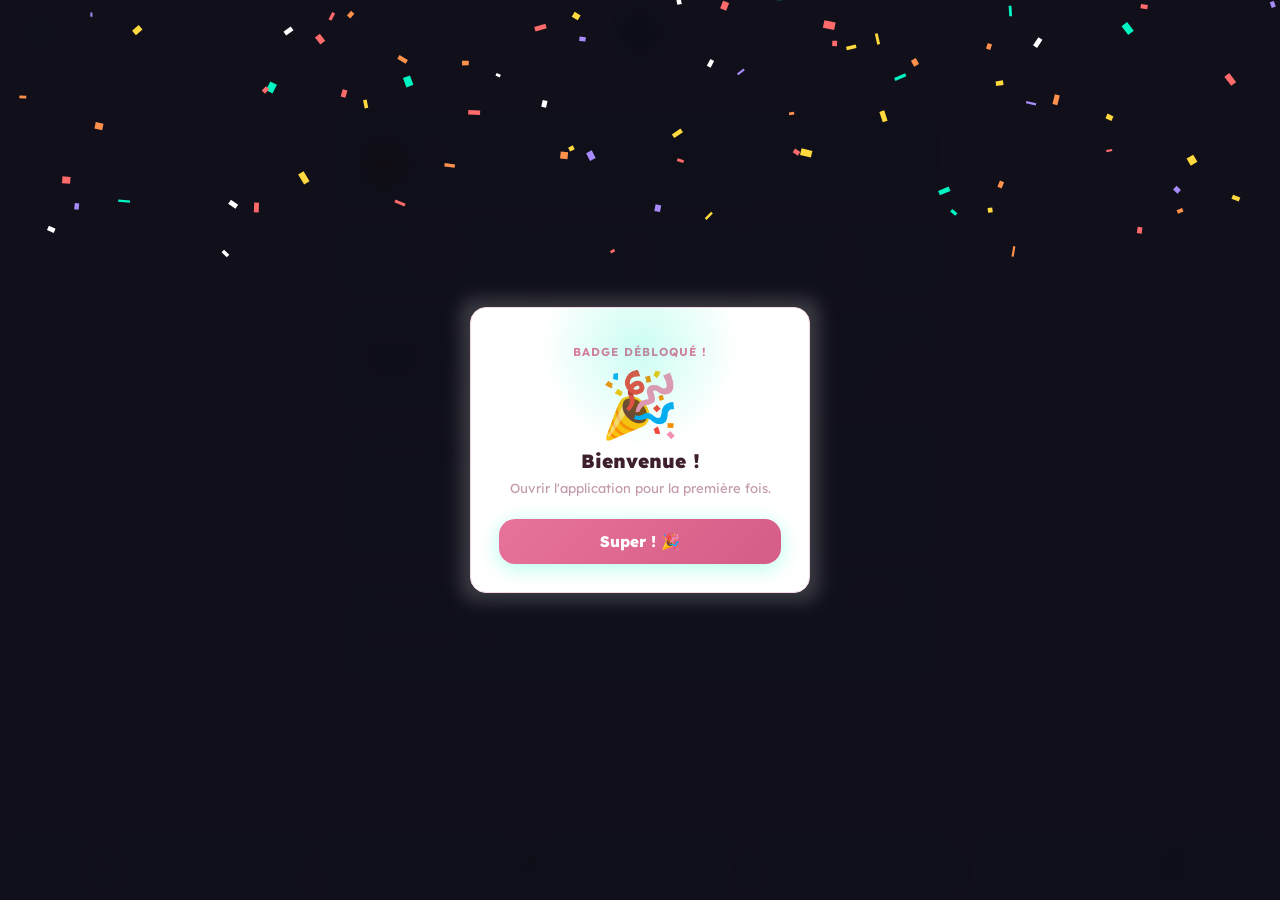
<file: study/study.html>
<!doctype html>
<html lang="fr">
  <head>
    <meta charset="UTF-8" />
    <meta
      name="viewport"
      content="width=device-width,initial-scale=1,viewport-fit=cover"
    />
    <title>Sis-San — Étude</title>
    <link rel="manifest" href="../manifest.json" />
    <meta name="theme-color" content="#fdf3f5" />
    <meta name="apple-mobile-web-app-capable" content="yes" />
    <meta
      name="apple-mobile-web-app-status-bar-style"
      content="black-translucent"
    />
    <link rel="apple-touch-icon" href="../assets/icons/logo.png" />
    <link
      href="https://fonts.googleapis.com/css2?family=Lexend:wght@300;400;500;600;700;800;900&display=swap"
      rel="stylesheet"
    />
    <link rel="stylesheet" href="study.css" />
    <!-- OneSignal Push Notifications SDK -->
    <script
      src="https://cdn.onesignal.com/sdks/web/v16/OneSignalSDK.page.js"
      defer
    ></script>
  </head>
  <body>
    <!-- ═══════════════════════════════════════════
     TOP BAR
     ═══════════════════════════════════════════ -->
    <div class="topbar">
      <a href="../index.html" class="topbar-back">←</a>
      <div class="topbar-title">
        <img src="../assets/icons/logo.png" alt="Sis-San" class="topbar-logo" />
      </div>
      <div style="width: 36px"></div>
    </div>

    <!-- ═══════════════════════════════════════════
     PAGE: HOME / DASHBOARD
     ═══════════════════════════════════════════ -->
    <section id="page-home" class="page-section active">
      <!-- Sticker deco -->
      <div class="sticker-row">🌸 ✨ 🎀 ✨ 🌸</div>

      <!-- Streak Banner -->
      <div class="streak-banner">
        <span class="streak-fire">🔥</span>
        <div class="streak-info">
          <div class="streak-count" id="dash-streak">0</div>
          <div class="streak-label">jours consécutifs</div>
        </div>
      </div>

      <!-- Summary -->
      <div class="summary-row">
        <div class="summary-item">
          <div class="summary-val" id="dash-focus-time">0min</div>
          <div class="summary-lbl">Focus</div>
        </div>
        <div class="summary-item">
          <div class="summary-val" id="dash-tasks-done">0</div>
          <div class="summary-lbl">Tâches</div>
        </div>
        <div class="summary-item">
          <div class="summary-val" id="dash-session-count">0</div>
          <div class="summary-lbl">Sessions</div>
        </div>
      </div>

      <!-- Quick Start -->
      <div
        class="dash-timer-card"
        id="dash-timer-card"
        onclick="App.navigate('focus')"
      >
        <div class="dash-timer-ring">
          <svg viewBox="0 0 80 80">
            <circle class="timer-track" cx="40" cy="40" r="34" />
            <circle
              class="timer-progress"
              id="dash-pomo-progress"
              cx="40"
              cy="40"
              r="34"
              stroke-dasharray="213.63"
              stroke-dashoffset="0"
            />
          </svg>
          <div class="dash-timer-time" id="dash-pomo-time">25:00</div>
        </div>
        <div class="dash-timer-info">
          <div class="dash-timer-label" id="dash-pomo-label">Session</div>
          <div class="dash-timer-phase" id="dash-pomo-phase">Focus</div>
        </div>
      </div>

      <button
        class="quick-start"
        id="quick-start-btn"
        onclick="App.navigate('focus')"
      >
        ⏱ Lancer une session Focus
      </button>

      <!-- Mood -->
      <div class="card">
        <div class="section-head">
          <span class="section-title">Comment tu te sens ?</span>
        </div>
        <div class="mood-picker" id="mood-picker-home"></div>
      </div>

      <!-- Upcoming tasks -->
      <div class="card">
        <div class="section-head">
          <span class="section-title">Prochaines tâches</span>
          <button class="section-link" onclick="App.navigate('tasks')">
            Voir tout →
          </button>
        </div>
        <div id="dash-upcoming"></div>
      </div>
    </section>

    <!-- ═══════════════════════════════════════════
     PAGE: FOCUS / POMODORO
     ═══════════════════════════════════════════ -->
    <section id="page-focus" class="page-section">
      <!-- Timer -->
      <div class="timer-wrap">
        <div class="timer-ring">
          <svg viewBox="0 0 240 240">
            <circle class="timer-track" cx="120" cy="120" r="108" />
            <circle
              class="timer-progress"
              id="pomo-progress"
              cx="120"
              cy="120"
              r="108"
              stroke-dasharray="678.58"
              stroke-dashoffset="0"
            />
          </svg>
          <div class="timer-display">
            <div class="timer-time" id="pomo-time">25:00</div>
            <div class="timer-phase" id="pomo-phase">Focus</div>
          </div>
        </div>

        <!-- Label input -->
        <div class="timer-label-input">
          <input
            type="text"
            id="pomo-label"
            placeholder="Sur quoi tu travailles ?"
            maxlength="40"
          />
        </div>

        <!-- Presets -->
        <div class="timer-presets" id="pomo-presets"></div>

        <!-- Custom Time Input -->
        <div class="custom-timer-wrap" id="custom-wrap">
          <div class="custom-timer-label">⏱ Temps personnalisé</div>
          <div class="custom-timer-inputs">
            <div class="custom-time-field">
              <input
                type="number"
                id="custom-h"
                min="0"
                max="23"
                placeholder="0"
              />
              <label>h</label>
            </div>
            <span class="custom-time-sep">:</span>
            <div class="custom-time-field">
              <input
                type="number"
                id="custom-m"
                min="0"
                max="59"
                placeholder="25"
              />
              <label>min</label>
            </div>
            <span class="custom-time-sep">:</span>
            <div class="custom-time-field">
              <input
                type="number"
                id="custom-s"
                min="0"
                max="59"
                placeholder="0"
              />
              <label>sec</label>
            </div>
          </div>
          <button
            class="custom-timer-apply"
            onclick="Pomodoro.applyCustomTime()"
          >
            Appliquer
          </button>
        </div>

        <!-- Cycle config -->
        <div id="cycle-config" class="cycle-config"></div>

        <!-- Controls -->
        <div class="timer-controls">
          <button class="timer-btn timer-btn-sec" onclick="Pomodoro.reset()">
            ↺
          </button>
          <button class="timer-btn timer-btn-main" onclick="Pomodoro.toggle()">
            <span id="pomo-toggle-icon">▶</span>
          </button>
          <div style="width: 60px"></div>
        </div>
      </div>

      <!-- Sessions today -->
      <div class="card">
        <div class="section-head">
          <span class="section-title">Sessions du jour</span>
        </div>
        <div class="session-log" id="session-log"></div>
      </div>

      <!-- Ambient Sounds -->
      <div class="card">
        <div class="section-head">
          <span class="section-title">🎵 Sons d'ambiance</span>
        </div>
        <div class="ambient-grid" id="ambient-grid">
          <button
            class="ambient-btn"
            data-src=""
            onclick="App.toggleAmbient(this, 'rain')"
            title="Pluie"
          >
            🌧️<span>Pluie</span>
          </button>
          <button
            class="ambient-btn"
            data-src=""
            onclick="App.toggleAmbient(this, 'cafe')"
            title="Café"
          >
            ☕<span>Café</span>
          </button>
          <button
            class="ambient-btn"
            data-src=""
            onclick="App.toggleAmbient(this, 'forest')"
            title="Forêt"
          >
            🌲<span>Forêt</span>
          </button>
          <button
            class="ambient-btn"
            data-src=""
            onclick="App.toggleAmbient(this, 'fire')"
            title="Feu"
          >
            🔥<span>Feu</span>
          </button>
          <button
            class="ambient-btn"
            data-src=""
            onclick="App.toggleAmbient(this, 'waves')"
            title="Vagues"
          >
            🌊<span>Vagues</span>
          </button>
          <button
            class="ambient-btn"
            data-src=""
            onclick="App.toggleAmbient(this, 'lofi')"
            title="Lo-fi"
          >
            🎵<span>Lo-fi</span>
          </button>
        </div>
        <div class="ambient-volume-row">
          <span>🔈</span>
          <input
            type="range"
            id="ambient-volume"
            min="0"
            max="100"
            value="40"
            oninput="App.setAmbientVolume(this.value)"
          />
          <span>🔊</span>
        </div>
      </div>
    </section>

    <!-- ═══════════════════════════════════════════
     PAGE: TASKS
     ═══════════════════════════════════════════ -->
    <section id="page-tasks" class="page-section">
      <!-- Add task -->
      <div class="todo-add-row">
        <input
          type="text"
          id="todo-input"
          placeholder="Nouvelle tâche..."
          onkeydown="Todo.handleKeydown(event)"
        />
        <button class="todo-add-btn" onclick="Todo.add()">+</button>
      </div>
      <div
        style="
          display: flex;
          gap: 4px;
          margin-bottom: 6px;
          font-size: 0.7rem;
          color: var(--muted);
          font-weight: 600;
        "
      >
        <span style="flex: 1.5">📅 Jour (calendrier)</span>
        <span style="flex: 1">Catégorie</span>
        <span style="flex: 1">Priorité</span>
      </div>
      <div class="todo-options-row">
        <input type="date" id="todo-date" placeholder="Date limite" />
        <select id="todo-cat" class="todo-select">
          <option value="none">Catégorie</option>
          <option value="math">Maths</option>
          <option value="science">Sciences</option>
          <option value="lang">Langues</option>
          <option value="other">Autre</option>
        </select>
        <select id="todo-prio" class="todo-select">
          <option value="medium">Moyenne</option>
          <option value="high">Haute</option>
          <option value="low">Basse</option>
        </select>
      </div>

      <!-- Filters -->
      <div id="todo-filters" class="todo-filters"></div>

      <!-- List -->
      <div id="todo-list" class="todo-list"></div>

      <!-- Calendar -->
      <div class="card" style="margin-top: 20px">
        <div class="cal-header">
          <button class="cal-nav" onclick="Calendar.prev()">‹</button>
          <span class="cal-title" id="cal-month-label"></span>
          <button class="cal-nav" onclick="Calendar.next()">›</button>
        </div>
        <div class="cal-view-toggle">
          <button
            class="cal-view-btn active"
            id="btn-monthly"
            onclick="Calendar.setView('month', this)"
          >
            Mois
          </button>
          <button
            class="cal-view-btn"
            id="btn-weekly"
            onclick="Calendar.setView('week', this)"
          >
            Semaine
          </button>
        </div>
        <div class="cal-days">
          <span class="cal-day-label">Lun</span>
          <span class="cal-day-label">Mar</span>
          <span class="cal-day-label">Mer</span>
          <span class="cal-day-label">Jeu</span>
          <span class="cal-day-label">Ven</span>
          <span class="cal-day-label">Sam</span>
          <span class="cal-day-label">Dim</span>
        </div>
        <div class="cal-days" id="calendar-wrap"></div>
      </div>
    </section>

    <!-- ═══════════════════════════════════════════
     PAGE: PROFILE
     ═══════════════════════════════════════════ -->
    <section id="page-profile" class="page-section">
      <!-- Level & XP -->
      <div class="profile-header">
        <div class="profile-level" id="profile-level">Niveau 1</div>
        <div class="profile-xp-bar">
          <div
            class="profile-xp-fill"
            id="profile-xp-fill"
            style="width: 0%"
          ></div>
        </div>
        <div class="profile-xp-text" id="profile-xp-text">0 / 100 XP</div>
      </div>

      <!-- Streak -->
      <div class="card">
        <div class="section-head">
          <span class="section-title">🔥 Streak</span>
        </div>
        <div style="display: flex; align-items: baseline; gap: 8px">
          <span
            style="font-size: 1.6rem; font-weight: 900; color: var(--accent)"
            id="profile-streak"
            >0 jours</span
          >
          <span
            style="font-size: 0.78rem; color: var(--muted)"
            id="profile-best-streak"
            >Record : 0 jours</span
          >
        </div>
      </div>

      <!-- Stats this week -->
      <div class="card">
        <div class="section-head">
          <span class="section-title">📊 Cette semaine</span>
        </div>
        <div class="stat-bars" id="stat-bars"></div>
      </div>

      <!-- Global stats -->
      <div class="card">
        <div class="section-head">
          <span class="section-title">📈 Statistiques globales</span>
        </div>
        <div class="summary-row" style="margin-bottom: 0">
          <div class="summary-item">
            <div class="summary-val" id="stat-total-time">0h</div>
            <div class="summary-lbl">Temps total</div>
          </div>
          <div class="summary-item">
            <div class="summary-val" id="stat-total-sessions">0</div>
            <div class="summary-lbl">Sessions</div>
          </div>
          <div class="summary-item">
            <div class="summary-val" id="stat-total-tasks">0</div>
            <div class="summary-lbl">Tâches</div>
          </div>
        </div>
      </div>

      <!-- Heatmap -->
      <div class="card">
        <div class="section-head">
          <span class="section-title">🗓 12 dernières semaines</span>
        </div>
        <div class="heatmap" id="heatmap"></div>
      </div>

      <!-- Mood History -->
      <div class="card">
        <div class="section-head">
          <span class="section-title">😊 Historique humeur</span>
        </div>
        <div class="mood-history" id="mood-history"></div>
      </div>

      <!-- Badges -->
      <div class="card">
        <div class="section-head">
          <span class="section-title">🏆 Badges</span>
        </div>
        <div class="badges-grid" id="badges-grid"></div>
      </div>

      <!-- Settings -->
      <div class="card">
        <div class="section-head">
          <span class="section-title">⚙️ Paramètres</span>
        </div>
        <div class="setting-row">
          <div>
            <div class="setting-label">Durée Pomodoro</div>
            <div class="setting-desc">Minutes par session de focus</div>
          </div>
          <div class="setting-stepper">
            <button
              class="stepper-btn"
              onclick="App.adjustSetting('pomoDuration', -1)"
            >
              −
            </button>
            <span class="setting-value" id="setting-pomo-dur">25 min</span>
            <button
              class="stepper-btn"
              onclick="App.adjustSetting('pomoDuration', 1)"
            >
              +
            </button>
          </div>
        </div>
        <div class="setting-row">
          <div>
            <div class="setting-label">Pause courte</div>
            <div class="setting-desc">Minutes entre les sessions</div>
          </div>
          <div class="setting-stepper">
            <button
              class="stepper-btn"
              onclick="App.adjustSetting('shortBreak', -1)"
            >
              −
            </button>
            <span class="setting-value" id="setting-break-dur">5 min</span>
            <button
              class="stepper-btn"
              onclick="App.adjustSetting('shortBreak', 1)"
            >
              +
            </button>
          </div>
        </div>
        <div class="setting-row">
          <div>
            <div class="setting-label">Cycles</div>
            <div class="setting-desc">Nombre de répétitions travail/pause</div>
          </div>
          <div class="setting-stepper">
            <button
              class="stepper-btn"
              onclick="App.adjustSetting('cycles', -1)"
            >
              −
            </button>
            <span class="setting-value" id="setting-cycles">1x</span>
            <button
              class="stepper-btn"
              onclick="App.adjustSetting('cycles', 1)"
            >
              +
            </button>
          </div>
        </div>
        <!-- Dark mode toggle -->
        <div class="setting-row">
          <div>
            <div class="setting-label">🌙 Mode sombre</div>
            <div class="setting-desc">Thème nuit pour tes yeux</div>
          </div>
          <div
            class="toggle"
            id="toggle-dark-mode"
            onclick="App.toggleDarkMode()"
          ></div>
        </div>
        <!-- Wallpaper picker -->
        <div
          class="setting-row"
          style="flex-direction: column; align-items: flex-start; gap: 12px"
        >
          <div>
            <div class="setting-label">🖼 Fond d'écran</div>
            <div class="setting-desc">Personnalise l'arrière-plan</div>
          </div>
          <div class="wallpaper-picker" id="wallpaper-picker"></div>
        </div>
        <!-- Accent color picker -->
        <div
          class="setting-row"
          style="flex-direction: column; align-items: flex-start; gap: 10px"
        >
          <div>
            <div class="setting-label">🎨 Couleur d'accent</div>
            <div class="setting-desc">Personnalise la couleur principale</div>
          </div>
          <div class="accent-picker" id="accent-picker"></div>
        </div>
      </div>

      <!-- Notifications -->
      <div class="card">
        <div class="section-head">
          <span class="section-title">🔔 Notifications</span>
        </div>
        <p class="notif-intro">
          Reçois une notification push sur ton téléphone (même écran verrouillé)
          quand ton timer se termine.
        </p>
        <div class="notif-guide">
          <div class="notif-guide-item">
            📱 <strong>iPhone :</strong> Ajoute le site à ton écran d'accueil
            via Safari → "Sur l'écran d'accueil", puis accepte la permission.
          </div>
          <div class="notif-guide-item">
            🤖 <strong>Android :</strong> Accepte simplement la permission dans
            Chrome — ça marche aussi sans l'ajouter.
          </div>
        </div>
        <button
          class="notif-test-btn"
          id="notif-test-btn"
          onclick="Pomodoro.testNotification()"
        >
          🔔 Envoyer une notif test
        </button>
        <div class="notif-status" id="notif-status"></div>
      </div>
    </section>

    <!-- ═══════════════════════════════════════════
     PAGE: FLASHCARDS
     ═══════════════════════════════════════════ -->
    <section id="page-flashcards" class="page-section">
      <!-- ─── View: Deck List ─── -->
      <div id="fc-view-decks" class="fc-view active">
        <div class="section-head" style="margin-bottom: 16px">
          <span class="section-title">🃏 Mes paquets</span>
          <button class="btn-pink-sm" onclick="Flashcards.openCreateDeck()">
            + Paquet
          </button>
        </div>
        <div id="fc-deck-list" class="fc-deck-list"></div>
      </div>

      <!-- ─── View: Deck Editor ─── -->
      <div id="fc-view-editor" class="fc-view">
        <div class="fc-nav-bar">
          <button class="fc-back" onclick="Flashcards.showView('decks')">
            ←
          </button>
          <span class="fc-nav-title" id="fc-editor-title">Paquet</span>
          <button class="btn-pink-sm" onclick="Flashcards.startStudyPicker()">
            📖 Étudier
          </button>
        </div>
        <div class="fc-editor-strip" id="fc-editor-strip"></div>
        <button
          class="btn-pink-outline"
          onclick="Flashcards.openAddCard()"
          style="width: 100%; margin-bottom: 16px"
        >
          + Ajouter une carte
        </button>
        <div id="fc-card-list" class="fc-card-list"></div>
      </div>

      <!-- ─── View: Study Mode Picker ─── -->
      <div id="fc-view-study-pick" class="fc-view">
        <div class="fc-nav-bar">
          <button class="fc-back" onclick="Flashcards.showView('editor')">
            ←
          </button>
          <span class="fc-nav-title">Choisir un mode</span>
          <div style="width: 38px"></div>
        </div>
        <div class="fc-mode-cards">
          <div class="fc-mode-card" onclick="Flashcards.startStudy('classic')">
            <div class="fc-mode-icon">🔄</div>
            <div class="fc-mode-info">
              <div class="fc-mode-name">Classique</div>
              <div class="fc-mode-desc">
                Tourne la carte pour voir la réponse
              </div>
            </div>
          </div>
          <div class="fc-mode-card" onclick="Flashcards.startStudy('quiz')">
            <div class="fc-mode-icon">🔘</div>
            <div class="fc-mode-info">
              <div class="fc-mode-name">Quiz</div>
              <div class="fc-mode-desc">
                Choix multiple — 4 options proposées
              </div>
            </div>
          </div>
          <div class="fc-mode-card" onclick="Flashcards.startStudy('write')">
            <div class="fc-mode-icon">✏️</div>
            <div class="fc-mode-info">
              <div class="fc-mode-name">Écrire</div>
              <div class="fc-mode-desc">Tape la réponse toi-même</div>
            </div>
          </div>
        </div>
      </div>

      <!-- ─── View: Classic Study ─── -->
      <div id="fc-view-classic" class="fc-view">
        <div class="fc-nav-bar">
          <button class="fc-back" onclick="Flashcards.showView('study-pick')">
            ←
          </button>
          <span class="fc-nav-title" id="fc-classic-progress">1 / 1</span>
          <div style="width: 38px"></div>
        </div>
        <div class="fc-flip-wrap" onclick="Flashcards.flipCard()">
          <div class="fc-flip-inner" id="fc-flip-inner">
            <div class="fc-flip-front">
              <div class="fc-card-hint">❓ Question</div>
              <div class="fc-card-text" id="fc-classic-q"></div>
              <div class="fc-card-tap">Touche pour retourner 🔄</div>
            </div>
            <div class="fc-flip-back">
              <div class="fc-card-hint">✅ Réponse</div>
              <div class="fc-card-text" id="fc-classic-a"></div>
            </div>
          </div>
        </div>
        <div class="fc-card-actions">
          <button
            class="fc-action-btn fc-wrong"
            onclick="Flashcards.classicNext(false)"
          >
            ✕ À revoir
          </button>
          <button
            class="fc-action-btn fc-correct"
            onclick="Flashcards.classicNext(true)"
          >
            ✓ Je savais !
          </button>
        </div>
      </div>

      <!-- ─── View: Quiz Study ─── -->
      <div id="fc-view-quiz" class="fc-view">
        <div class="fc-nav-bar">
          <button class="fc-back" onclick="Flashcards.showView('study-pick')">
            ←
          </button>
          <span class="fc-nav-title" id="fc-quiz-progress">1 / 1</span>
          <div style="width: 38px"></div>
        </div>
        <div class="card">
          <div class="fc-card-hint">❓ Question</div>
          <div
            class="fc-card-text"
            id="fc-quiz-q"
            style="margin-top: 8px"
          ></div>
        </div>
        <div class="fc-quiz-options" id="fc-quiz-options"></div>
        <div class="fc-quiz-feedback" id="fc-quiz-feedback"></div>
      </div>

      <!-- ─── View: Write Study ─── -->
      <div id="fc-view-write" class="fc-view">
        <div class="fc-nav-bar">
          <button class="fc-back" onclick="Flashcards.showView('study-pick')">
            ←
          </button>
          <span class="fc-nav-title" id="fc-write-progress">1 / 1</span>
          <div style="width: 38px"></div>
        </div>
        <div class="card">
          <div class="fc-card-hint">❓ Question</div>
          <div
            class="fc-card-text"
            id="fc-write-q"
            style="margin-top: 8px"
          ></div>
        </div>
        <div class="fc-write-area">
          <input
            type="text"
            id="fc-write-input"
            placeholder="Tape ta réponse..."
            onkeydown="if (event.key === 'Enter') Flashcards.checkWrite();"
          />
          <button
            class="btn-pink"
            onclick="Flashcards.checkWrite()"
            style="width: 100%"
          >
            Vérifier ✓
          </button>
        </div>
        <div class="fc-write-feedback" id="fc-write-feedback"></div>
      </div>

      <!-- ─── View: Result ─── -->
      <div id="fc-view-result" class="fc-view">
        <div class="fc-result-wrap">
          <span class="fc-result-icon">🎉</span>
          <div class="fc-result-title">Session terminée !</div>
          <div class="fc-result-score" id="fc-result-score"></div>
          <button
            class="btn-pink"
            onclick="Flashcards.showView('study-pick')"
            style="width: 100%; margin-top: 24px"
          >
            🔁 Rejouer
          </button>
          <button
            class="btn-pink-outline"
            onclick="Flashcards.showView('editor')"
            style="width: 100%; margin-top: 10px"
          >
            ← Retour au paquet
          </button>
        </div>
      </div>
    </section>

    <!-- ═══════════════════════════════════════════
     MOTIVATION QUOTE MODAL
     ═══════════════════════════════════════════ -->
    <div
      class="modal-overlay"
      id="motivation-modal"
      onclick="App.closeMotivation(event)"
    >
      <div class="modal-box motivation-box">
        <button class="motivation-skip" onclick="App.closeMotivation()">
          ✕
        </button>
        <div class="motivation-quote-icon" id="motivation-icon">💡</div>
        <div class="motivation-quote-text" id="motivation-quote">"..."</div>
        <div class="motivation-quote-author" id="motivation-author">— ...</div>
        <button class="motivation-cta" onclick="App.closeMotivation()">
          C'est parti ! 🚀
        </button>
      </div>
    </div>

    <!-- ═══════════════════════════════════════════
     BADGE UNLOCK MODAL
     ═══════════════════════════════════════════ -->
    <div class="modal-overlay" id="badge-modal">
      <div class="modal-box badge-unlock-box">
        <div class="badge-unlock-glow"></div>
        <div class="badge-unlock-eyebrow">Badge débloqué !</div>
        <div class="badge-unlock-icon" id="badge-modal-icon">🏆</div>
        <div class="badge-unlock-name" id="badge-modal-name">Nom du badge</div>
        <div class="badge-unlock-desc" id="badge-modal-desc">Description</div>
        <button
          class="badge-unlock-btn"
          onclick="Gamification.closeBadgeModal()"
        >
          Super ! 🎉
        </button>
      </div>
    </div>

    <!-- ═══════════════════════════════════════════
     MOOD MODAL (post-session)
     ═══════════════════════════════════════════ -->
    <div class="modal-overlay" id="mood-modal">
      <div class="modal-box">
        <div class="modal-title">Session terminée ! 🎉</div>
        <div class="modal-sub">Comment ça s'est passé ?</div>
        <div class="mood-picker">
          <button class="mood-btn" onclick="Pomodoro.setSessionMood('😤')">
            😤
          </button>
          <button class="mood-btn" onclick="Pomodoro.setSessionMood('😐')">
            😐
          </button>
          <button class="mood-btn" onclick="Pomodoro.setSessionMood('😊')">
            😊
          </button>
          <button class="mood-btn" onclick="Pomodoro.setSessionMood('🔥')">
            🔥
          </button>
        </div>
      </div>
    </div>

    <!-- ═══════════════════════════════════════════
     FLASHCARD MODALS
     ═══════════════════════════════════════════ -->

    <!-- Create / Edit Deck Modal -->
    <div
      class="modal-overlay"
      id="fc-create-modal"
      onclick="Flashcards.closeModal(event, 'fc-create-modal')"
    >
      <div class="modal-box">
        <div class="modal-title" id="fc-create-modal-title">
          🃏 Nouveau paquet
        </div>
        <div style="margin-top: 16px">
          <input
            type="text"
            id="fc-deck-name"
            placeholder="Nom du paquet..."
            maxlength="40"
            onkeydown="
              if (event.key === 'Enter') Flashcards.confirmCreateDeck();
            "
          />
        </div>
        <div class="fc-color-pick" id="fc-color-pick"></div>
        <div
          style="
            font-size: 0.75rem;
            color: var(--muted);
            font-weight: 600;
            margin: 10px 0 4px;
          "
        >
          Emoji
        </div>
        <div class="fc-emoji-pick" id="fc-emoji-pick"></div>
        <div style="display: flex; gap: 8px; margin-top: 18px">
          <button
            class="btn-pink-outline"
            onclick="Flashcards.closeCreateModal()"
            style="flex: 1"
          >
            Annuler
          </button>
          <button
            class="btn-pink"
            onclick="Flashcards.confirmCreateDeck()"
            style="flex: 1"
          >
            Créer ✓
          </button>
        </div>
      </div>
    </div>

    <!-- Add / Edit Card Modal -->
    <div
      class="modal-overlay"
      id="fc-card-modal"
      onclick="Flashcards.closeModal(event, 'fc-card-modal')"
    >
      <div class="modal-box">
        <div class="modal-title" id="fc-card-modal-title">
          📝 Nouvelle carte
        </div>
        <div
          style="
            margin-top: 14px;
            display: flex;
            flex-direction: column;
            gap: 10px;
          "
        >
          <textarea
            id="fc-card-q"
            placeholder="❓ Question..."
            rows="3"
            style="resize: none"
          ></textarea>
          <textarea
            id="fc-card-a"
            placeholder="✅ Réponse..."
            rows="3"
            style="resize: none"
          ></textarea>
        </div>
        <div style="display: flex; gap: 8px; margin-top: 18px">
          <button
            class="btn-pink-outline"
            onclick="Flashcards.closeCardModal()"
            style="flex: 1"
          >
            Annuler
          </button>
          <button
            class="btn-pink"
            onclick="Flashcards.confirmCard()"
            style="flex: 1"
          >
            Sauvegarder ✓
          </button>
        </div>
      </div>
    </div>

    <!-- ═══════════════════════════════════════════
     PAGE: NOTES
     ═══════════════════════════════════════════ -->
    <section id="page-notes" class="page-section">
      <!-- Notes list view -->
      <div id="notes-view-list">
        <div class="section-head" style="margin-bottom: 14px">
          <span class="section-title">📝 Notes</span>
          <button class="btn-pink-sm" onclick="Notes.newNote()">+ Note</button>
        </div>
        <input
          type="search"
          id="notes-search"
          class="notes-search-input"
          placeholder="🔍 Rechercher une note..."
          oninput="Notes.setSearch(this.value)"
        />
        <div id="notes-list" class="notes-grid"></div>
      </div>

      <!-- Note editor view -->
      <div id="notes-view-editor" style="display: none">
        <div class="note-editor-topbar">
          <button class="fc-back" onclick="Notes.saveAndBack()">←</button>
          <div
            class="note-editor-emoji-btn"
            onclick="Notes.openEmojiPicker()"
            id="note-emoji-display"
          >
            📝
          </div>
          <button
            class="btn-pink-sm"
            style="
              color: var(--muted);
              background: transparent;
              border: 1px solid var(--border);
            "
            onclick="Notes.deleteCurrentNote()"
          >
            🗑
          </button>
        </div>
        <!-- Emoji picker panel -->
        <div
          id="note-emoji-panel"
          class="note-emoji-panel"
          style="display: none"
        ></div>
        <input
          type="text"
          id="note-title"
          class="note-title-input"
          placeholder="Titre de la note..."
        />
        <!-- Format toolbar -->
        <div class="note-toolbar">
          <button
            class="note-tool-btn"
            onclick="Notes.format('bold')"
            title="Gras"
          >
            <b>B</b>
          </button>
          <button
            class="note-tool-btn"
            onclick="Notes.format('italic')"
            title="Italique"
          >
            <i>I</i>
          </button>
          <button
            class="note-tool-btn"
            onclick="Notes.insertHeading()"
            title="Titre"
          >
            H1
          </button>
          <button
            class="note-tool-btn"
            onclick="Notes.insertBullet()"
            title="Liste"
          >
            • —
          </button>
          <button
            class="note-tool-btn"
            onclick="Notes.format('underline')"
            title="Souligné"
          >
            <u>U</u>
          </button>
        </div>
        <div
          id="note-editor"
          class="note-editor-area"
          contenteditable="true"
          oninput="Notes.onInput()"
          placeholder="Commence à écrire..."
        ></div>
        <!-- Color strip -->
        <div class="note-color-bar" id="note-color-bar"></div>
      </div>
    </section>

    <!-- ═══════════════════════════════════════════
     BOTTOM NAV
     ═══════════════════════════════════════════ -->
    <nav class="bottom-nav">
      <button class="nav-btn active" data-page="home">
        <span class="nav-icon">🏠</span>
        <span class="nav-label">Home</span>
      </button>
      <button class="nav-btn" data-page="focus">
        <span class="nav-icon">⏱</span>
        <span class="nav-label">Focus</span>
      </button>
      <button class="nav-btn" data-page="tasks">
        <span class="nav-icon">✅</span>
        <span class="nav-label">Tâches</span>
      </button>
      <button class="nav-btn" data-page="flashcards">
        <span class="nav-icon">🃏</span>
        <span class="nav-label">Fiches</span>
      </button>
      <button class="nav-btn" data-page="notes">
        <span class="nav-icon">📝</span>
        <span class="nav-label">Notes</span>
      </button>
      <button class="nav-btn" data-page="profile">
        <span class="nav-icon">👤</span>
        <span class="nav-label">Profil</span>
      </button>
    </nav>

    <!-- ═══════════════════════════════════════════
     SCRIPTS
     ═══════════════════════════════════════════ -->
    <script src="js/storage.js"></script>
    <script src="js/gamification.js"></script>
    <script src="js/confetti.js"></script>
    <script src="js/pomodoro.js"></script>
    <script src="js/todo.js"></script>
    <script src="js/calendar.js"></script>
    <script src="js/mood.js"></script>
    <script src="js/stats.js"></script>
    <script src="js/flashcards.js"></script>
    <script src="js/notes.js"></script>
    <script src="js/notifications.js"></script>
    <script src="js/app.js"></script>
  </body>
</html>
</file>
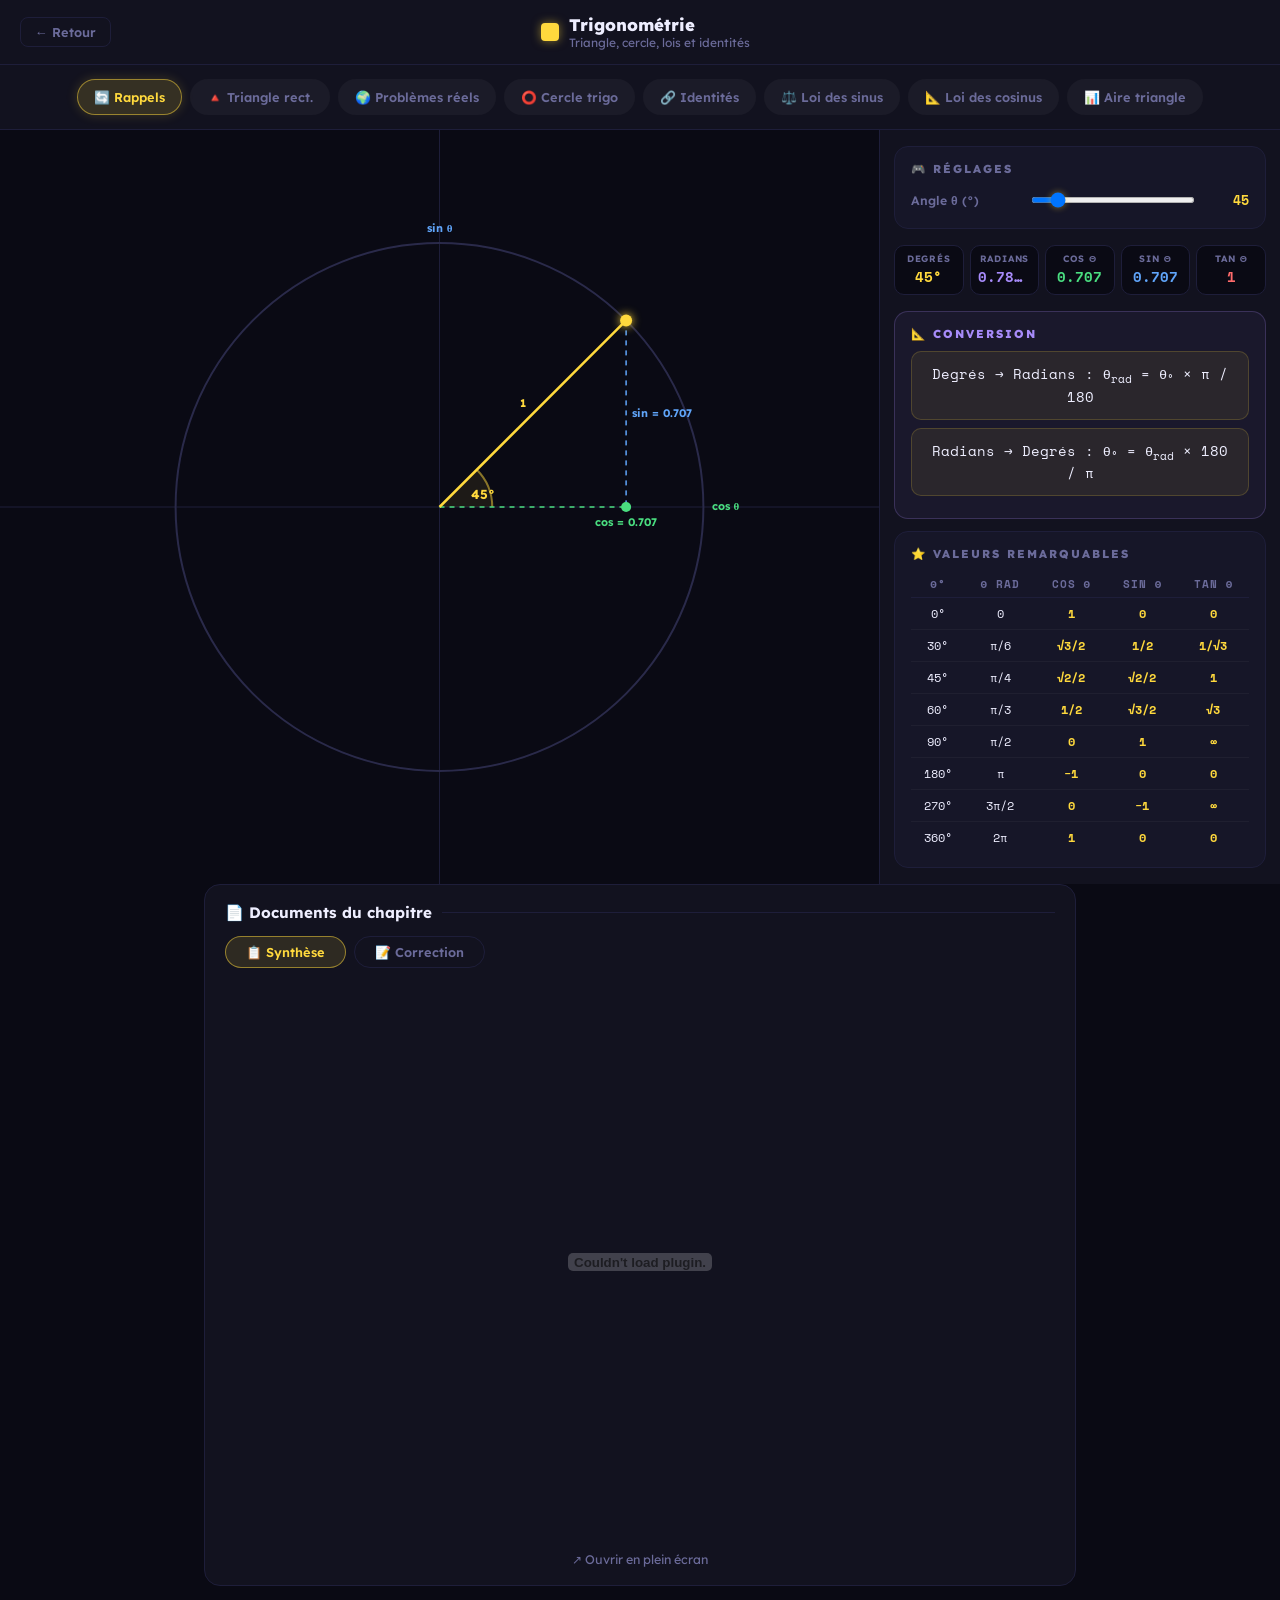
<file: trigonometrie/trigonometrie.html>
<!doctype html>
<html lang="fr">
  <head>
    <meta charset="UTF-8" />
    <meta name="viewport" content="width=device-width, initial-scale=1.0" />
    <title>Trigonométrie — SIS SANAA</title>
    <link rel="preconnect" href="https://fonts.googleapis.com" />
    <link
      href="https://fonts.googleapis.com/css2?family=Lexend:wght@300;400;500;700;900&family=Space+Mono:wght@400;700&display=swap"
      rel="stylesheet"
    />
    <style>
      :root {
        --bg: #0a0a14;
        --panel: #12121f;
        --card: #161628;
        --border: #1e1e3a;
        --text: #eeeeff;
        --muted: #6b6b9a;
        --accent: #ffd93d;
        --red: #ff6b6b;
        --green: #4ade80;
        --blue: #60a5fa;
        --purple: #a78bfa;
      }
      * {
        box-sizing: border-box;
        margin: 0;
        padding: 0;
      }
      body {
        background: var(--bg);
        color: var(--text);
        font-family: "Lexend", sans-serif;
        min-height: 100vh;
        display: flex;
        flex-direction: column;
      }

      /* HEADER */
      header {
        display: flex;
        align-items: center;
        justify-content: space-between;
        padding: 14px 20px;
        background: var(--panel);
        border-bottom: 1px solid var(--border);
        position: sticky;
        top: 0;
        z-index: 50;
        gap: 12px;
      }
      .back-btn {
        background: transparent;
        border: 1px solid var(--border);
        color: var(--muted);
        padding: 6px 14px;
        border-radius: 8px;
        cursor: pointer;
        font-family: "Lexend", sans-serif;
        font-size: 0.8rem;
        font-weight: 600;
        transition: all 0.2s;
        white-space: nowrap;
      }
      .back-btn:hover {
        color: var(--text);
        border-color: var(--accent);
      }
      .header-title {
        display: flex;
        align-items: center;
        gap: 10px;
      }
      .header-title .dot {
        width: 18px;
        height: 18px;
        background: var(--accent);
        border-radius: 4px;
        box-shadow: 0 0 10px rgba(255, 217, 61, 0.5);
      }
      .header-title h1 {
        font-size: 1.05rem;
        font-weight: 800;
        color: var(--text);
      }
      .header-title p {
        font-size: 0.75rem;
        color: var(--muted);
        display: none;
      }
      @media (min-width: 500px) {
        .header-title p {
          display: block;
        }
      }

      /* TABS */
      .tabs {
        display: flex;
        flex-wrap: wrap;
        gap: 8px;
        padding: 14px 20px;
        justify-content: center;
        align-items: center;
        background: var(--panel);
        border-bottom: 1px solid var(--border);
      }
      .tab {
        flex-shrink: 0;
        padding: 9px 16px;
        border-radius: 30px;
        border: 1.5px solid transparent;
        background: rgba(255, 255, 255, 0.04);
        color: var(--muted);
        font-family: "Lexend", sans-serif;
        font-size: 0.8rem;
        font-weight: 600;
        cursor: pointer;
        transition: all 0.2s;
        white-space: nowrap;
      }
      .tab:hover {
        color: var(--text);
        border-color: rgba(255, 255, 255, 0.12);
        background: rgba(255, 255, 255, 0.08);
      }
      .tab.active {
        background: rgba(255, 217, 61, 0.15);
        border-color: rgba(255, 217, 61, 0.5);
        color: var(--accent);
        box-shadow: 0 0 12px rgba(255, 217, 61, 0.18);
      }

      /* LAYOUT */
      .layout {
        display: grid;
        grid-template-columns: 1fr 400px;
        gap: 0;
        flex: 1;
        min-height: 0;
        height: calc(100vh - 138px);
      }
      .layout.layout-full {
        grid-template-columns: 1fr;
      }
      @media (max-width: 768px) {
        .layout {
          grid-template-columns: 1fr;
          height: auto;
        }
      }

      /* CANVAS */
      .canvas-zone {
        background: var(--bg);
        border-right: 1px solid var(--border);
        position: relative;
        overflow: hidden;
        min-height: 340px;
      }
      .layout.layout-full .canvas-zone {
        display: none;
      }
      canvas {
        width: 100%;
        height: 100%;
        display: block;
      }

      /* PANEL */
      .panel {
        background: var(--panel);
        overflow-y: auto;
        padding: 16px 14px;
        display: flex;
        flex-direction: column;
        gap: 12px;
        scrollbar-width: thin;
        scrollbar-color: var(--border) transparent;
      }
      .layout.layout-full .panel {
        max-width: 820px;
        margin: 0 auto;
        width: 100%;
      }

      /* CARDS */
      .card {
        background: var(--card);
        border: 1px solid var(--border);
        border-radius: 14px;
        padding: 14px 16px;
      }
      .card-title {
        font-size: 0.72rem;
        font-weight: 800;
        letter-spacing: 2px;
        text-transform: uppercase;
        color: var(--muted);
        margin-bottom: 10px;
      }
      .rule-card {
        background: rgba(167, 139, 250, 0.06);
        border: 1px solid rgba(167, 139, 250, 0.22);
        border-radius: 14px;
        padding: 14px 16px;
      }
      .rule-card .card-title {
        color: var(--purple);
      }
      .formula {
        font-family: "Space Mono", monospace;
        font-size: 1.1rem;
        background: rgba(255, 217, 61, 0.07);
        border: 1px solid rgba(255, 217, 61, 0.18);
        border-radius: 10px;
        padding: 12px 16px;
        text-align: center;
        margin: 8px 0;
        color: var(--text);
      }
      .formula.sm {
        font-size: 0.85rem;
      }
      .hint {
        font-size: 0.82rem;
        line-height: 1.7;
        color: var(--muted);
      }
      .hint span {
        color: var(--accent);
        font-weight: 700;
      }

      /* TABLE */
      .trig-table {
        width: 100%;
        border-collapse: collapse;
        font-size: 0.78rem;
        font-family: "Space Mono", monospace;
      }
      .trig-table th {
        color: var(--muted);
        padding: 5px 4px;
        border-bottom: 1px solid var(--border);
        text-align: center;
        font-weight: 700;
        font-size: 0.68rem;
        letter-spacing: 1px;
        text-transform: uppercase;
      }
      .trig-table td {
        padding: 6px 4px;
        border-bottom: 1px solid rgba(255, 255, 255, 0.04);
        text-align: center;
      }
      .trig-table tr:last-child td {
        border-bottom: none;
      }
      .trig-table tr:hover td {
        background: rgba(255, 255, 255, 0.02);
      }
      .trig-table .hl {
        color: var(--accent);
        font-weight: 700;
      }

      /* SLIDERS */
      .slider-row {
        display: flex;
        align-items: center;
        gap: 10px;
        padding: 4px 0;
      }
      .slider-label {
        min-width: 110px;
        font-size: 0.77rem;
        color: var(--muted);
        font-weight: 600;
      }
      .slider-row input[type="range"] {
        flex: 1;
        height: 6px;
        cursor: pointer;
        border-radius: 3px;
      }
      input[type="range"]::-webkit-slider-thumb {
        -webkit-appearance: none;
        appearance: none;
        width: 22px;
        height: 22px;
        border-radius: 50%;
        background: #fff;
        border: 3px solid var(--accent);
        cursor: pointer;
        box-shadow: 0 0 6px rgba(255, 217, 61, 0.4);
      }
      input[type="range"]::-moz-range-thumb {
        width: 22px;
        height: 22px;
        border-radius: 50%;
        background: #fff;
        border: 3px solid var(--accent);
        cursor: pointer;
      }
      .slider-val {
        min-width: 44px;
        text-align: right;
        font-family: "Space Mono", monospace;
        font-size: 0.82rem;
        color: var(--accent);
        font-weight: 700;
      }

      /* BIG VALUE DISPLAY */
      .big-val {
        display: flex;
        gap: 6px;
        flex-wrap: wrap;
        margin: 4px 0;
      }
      .big-val-item {
        flex: 1;
        min-width: 56px;
        background: var(--bg);
        border: 1px solid var(--border);
        border-radius: 10px;
        padding: 7px 7px;
        text-align: center;
      }
      .big-val-item .bv-label {
        font-size: 0.58rem;
        color: var(--muted);
        letter-spacing: 0.8px;
        text-transform: uppercase;
        font-weight: 700;
        white-space: nowrap;
        overflow: hidden;
        text-overflow: ellipsis;
      }
      .big-val-item .bv-num {
        font-family: "Space Mono", monospace;
        font-size: 0.88rem;
        font-weight: 700;
        color: var(--accent);
        margin-top: 2px;
        white-space: nowrap;
        overflow: hidden;
        text-overflow: ellipsis;
      }

      /* STEPS */
      .steps-wrap {
        display: flex;
        flex-direction: column;
        gap: 8px;
      }
      .step {
        max-height: 0;
        overflow: hidden;
        opacity: 0;
        transition:
          max-height 0.45s ease,
          opacity 0.4s ease;
      }
      .step.visible {
        max-height: 280px;
        opacity: 1;
      }
      .step-inner {
        background: var(--card);
        border: 1px solid var(--border);
        border-left: 3px solid var(--accent);
        border-radius: 0 10px 10px 0;
        padding: 10px 14px;
      }
      .step-num {
        font-size: 0.65rem;
        font-weight: 800;
        letter-spacing: 2px;
        text-transform: uppercase;
        color: var(--accent);
        margin-bottom: 4px;
      }
      .step-title {
        font-size: 0.85rem;
        font-weight: 700;
        margin-bottom: 6px;
      }
      .step-body {
        font-size: 0.8rem;
        line-height: 1.7;
        color: var(--muted);
      }
      .step-body .hl {
        color: var(--accent);
        font-weight: 700;
      }
      .step-body .hg {
        color: var(--green);
        font-weight: 700;
      }
      .step-body .hr {
        color: var(--red);
        font-weight: 700;
      }
      .step-body .hb {
        color: var(--blue);
        font-weight: 700;
      }
      .step-btn {
        padding: 8px 18px;
        border-radius: 8px;
        border: 1px solid rgba(255, 217, 61, 0.3);
        background: rgba(255, 217, 61, 0.08);
        color: var(--accent);
        font-family: "Lexend", sans-serif;
        font-size: 0.8rem;
        font-weight: 700;
        cursor: pointer;
        transition: all 0.2s;
      }
      .step-btn:hover {
        background: rgba(255, 217, 61, 0.15);
      }
      .step-btn.reset {
        border-color: var(--border);
        background: transparent;
        color: var(--muted);
      }
      .step-btn.reset:hover {
        color: var(--text);
      }

      /* MODE TOGGLE */
      .mode-row {
        display: flex;
        gap: 8px;
      }
      .mode-btn {
        flex: 1;
        padding: 8px;
        border-radius: 10px;
        border: 1.5px solid var(--border);
        background: transparent;
        color: var(--muted);
        font-family: "Lexend", sans-serif;
        font-size: 0.78rem;
        font-weight: 600;
        cursor: pointer;
        transition: all 0.2s;
      }
      .mode-btn.active {
        background: rgba(255, 217, 61, 0.12);
        border-color: rgba(255, 217, 61, 0.4);
        color: var(--accent);
      }

      /* TYPE BTN (sub-tabs in panel) */
      .type-row {
        display: flex;
        gap: 6px;
        flex-wrap: wrap;
      }
      .type-btn {
        padding: 6px 14px;
        border-radius: 20px;
        border: 1.5px solid var(--border);
        background: transparent;
        color: var(--muted);
        font-family: "Lexend", sans-serif;
        font-size: 0.75rem;
        font-weight: 600;
        cursor: pointer;
        transition: all 0.2s;
      }
      .type-btn.active {
        background: rgba(255, 217, 61, 0.12);
        border-color: rgba(255, 217, 61, 0.4);
        color: var(--accent);
      }

      /* EXERCISE */
      .ex-input-row {
        display: flex;
        gap: 8px;
        align-items: center;
        margin-top: 8px;
      }
      .ex-input {
        flex: 1;
        padding: 8px 12px;
        background: var(--bg);
        border: 1.5px solid var(--border);
        border-radius: 8px;
        color: var(--text);
        font-family: "Space Mono", monospace;
        font-size: 0.9rem;
        outline: none;
      }
      .ex-input:focus {
        border-color: var(--accent);
      }
      .ex-submit {
        padding: 8px 18px;
        background: var(--accent);
        color: #0a0a14;
        border: none;
        border-radius: 8px;
        font-family: "Lexend", sans-serif;
        font-size: 0.82rem;
        font-weight: 800;
        cursor: pointer;
        transition: filter 0.2s;
      }
      .ex-submit:hover {
        filter: brightness(1.1);
      }
      .ex-feedback {
        padding: 10px 14px;
        border-radius: 10px;
        font-size: 0.82rem;
        font-weight: 600;
        margin-top: 6px;
      }
      .ex-feedback.ok {
        background: rgba(74, 222, 128, 0.12);
        border: 1px solid rgba(74, 222, 128, 0.3);
        color: var(--green);
      }
      .ex-feedback.ko {
        background: rgba(255, 107, 107, 0.12);
        border: 1px solid rgba(255, 107, 107, 0.3);
        color: var(--red);
      }
      .ex-choice {
        padding: 8px 14px;
        border-radius: 8px;
        border: 1.5px solid var(--border);
        background: transparent;
        color: var(--text);
        font-family: "Lexend", sans-serif;
        font-size: 0.8rem;
        cursor: pointer;
        transition: all 0.2s;
        width: 100%;
        text-align: left;
        margin-top: 5px;
      }
      .ex-choice:hover {
        border-color: var(--accent);
      }
      .ex-choice.correct {
        background: rgba(74, 222, 128, 0.12);
        border-color: var(--green);
        color: var(--green);
      }
      .ex-choice.wrong {
        background: rgba(255, 107, 107, 0.12);
        border-color: var(--red);
        color: var(--red);
      }
      .score-bar {
        display: flex;
        gap: 14px;
        align-items: center;
        font-size: 0.78rem;
        color: var(--muted);
        flex-wrap: wrap;
      }
      .score-bar strong {
        color: var(--text);
      }

      /* PDF SECTION */
      #pdf-section {
        max-width: 900px;
        width: 100%;
        margin: 0 auto;
        padding: 0 14px 48px;
      }
      .pdf-outer-card {
        background: var(--panel);
        border: 1px solid var(--border);
        border-radius: 16px;
        padding: 18px 20px;
      }
      .pdf-header {
        display: flex;
        align-items: center;
        gap: 10px;
        margin-bottom: 14px;
      }
      .pdf-header-title {
        font-family: "Lexend", sans-serif;
        font-size: 0.95rem;
        font-weight: 700;
        color: var(--text);
      }
      .pdf-header-line {
        flex: 1;
        height: 1px;
        background: var(--border);
      }
      .pdf-toggle-row {
        display: flex;
        gap: 8px;
        flex-wrap: wrap;
        margin-bottom: 14px;
      }
      .pdf-toggle-btn {
        padding: 7px 20px;
        border-radius: 30px;
        border: 1.5px solid var(--border);
        background: transparent;
        color: var(--muted);
        font-family: "Lexend", sans-serif;
        font-size: 0.8rem;
        font-weight: 600;
        cursor: pointer;
        transition: all 0.2s;
      }
      .pdf-toggle-btn:hover {
        border-color: rgba(255, 217, 61, 0.4);
        color: var(--text);
      }
      .pdf-toggle-btn.active {
        background: rgba(255, 217, 61, 0.12);
        border-color: rgba(255, 217, 61, 0.5);
        color: var(--accent);
      }
      .pdf-pane {
        display: none;
      }
      .pdf-pane.active {
        display: block;
      }
      .pdf-embed {
        width: 100%;
        height: 560px;
        border: none;
        border-radius: 10px;
        display: block;
      }
      .pdf-fallback {
        display: block;
        margin-top: 10px;
        text-align: center;
        font-size: 0.78rem;
        color: var(--muted);
        text-decoration: none;
      }
      .pdf-fallback:hover {
        color: var(--text);
      }

      /* COLORS */
      .c-a {
        color: var(--accent);
        font-weight: 700;
      }
      .c-r {
        color: var(--red);
        font-weight: 700;
      }
      .c-g {
        color: var(--green);
        font-weight: 700;
      }
      .c-b {
        color: var(--blue);
        font-weight: 700;
      }
      .c-p {
        color: var(--purple);
        font-weight: 700;
      }
    </style>
  </head>
  <body>
    <header>
      <button class="back-btn" onclick="location.href = '../theory.html'">
        ← Retour
      </button>
      <div class="header-title">
        <div class="dot"></div>
        <div>
          <h1>Trigonométrie</h1>
          <p>Triangle, cercle, lois et identités</p>
        </div>
      </div>
      <div style="width: 80px"></div>
    </header>

    <div class="tabs" id="tabs">
      <button class="tab active" data-tab="rappels">🔄 Rappels</button>
      <button class="tab" data-tab="triangle">🔺 Triangle rect.</button>
      <button class="tab" data-tab="problemes">🌍 Problèmes réels</button>
      <button class="tab" data-tab="cercle">⭕ Cercle trigo</button>
      <button class="tab" data-tab="identites">🔗 Identités</button>
      <button class="tab" data-tab="sinus">⚖️ Loi des sinus</button>
      <button class="tab" data-tab="cosinus">📐 Loi des cosinus</button>
      <button class="tab" data-tab="aire">📊 Aire triangle</button>
    </div>

    <div class="layout" id="layout">
      <div class="canvas-zone">
        <canvas id="canvas"></canvas>
      </div>
      <div class="panel" id="panel"></div>
    </div>

    <div id="pdf-section"></div>

    <script>
      // ===================== STATE =====================
      const state = {
        tab: "rappels",
        rappels: { angle: 45 },
        triangle: {
          angle: 35,
          hyp: 5,
          mode: "demo",
          step: 0,
          ex: null,
          answered: false,
          score: { ok: 0, total: 0, streak: 0 },
        },
        problemes: { dist: 8, angle: 30, type: "hauteur" },
        cercle: { angle: 60 },
        identites: {
          angle: 37,
          step: 0,
          idType: "pythagore",
          mode: "demo",
          ex: null,
          answered: false,
          score: { ok: 0, total: 0, streak: 0 },
        },
        sinus: { a: 6, A: 45, B: 65, step: 0 },
        cosinus: { a: 5, b: 7, C: 60, step: 0 },
        aire: {
          a: 6,
          b: 8,
          C: 45,
          step: 0,
          mode: "demo",
          ex: null,
          answered: false,
          score: { ok: 0, total: 0, streak: 0 },
        },
      };

      // ===================== CANVAS =====================
      const canvas = document.getElementById("canvas");
      const ctx = canvas.getContext("2d");

      function resize() {
        const cz = document.querySelector(".canvas-zone");
        if (!cz || cz.style.display === "none") return;
        canvas.width = cz.clientWidth;
        canvas.height = cz.clientHeight;
        draw();
      }

      function draw() {
        ctx.clearRect(0, 0, canvas.width, canvas.height);
        const t = state.tab;
        if (t === "rappels") drawRappels();
        else if (t === "triangle") drawTriangle();
        else if (t === "problemes") drawProblemes();
        else if (t === "cercle") drawCercle();
        else if (t === "sinus") drawSinus();
        else if (t === "cosinus") drawCosinus();
        else if (t === "aire") drawAire();
      }

      // ─── Helpers ───────────────────────────────────────────
      function P(cx, cy, sc, mx, my) {
        return { x: cx + mx * sc, y: cy - my * sc };
      }

      function drawAxes(cx, cy, sc, W, H) {
        ctx.save();
        ctx.strokeStyle = "#1e1e3a";
        ctx.lineWidth = 1;
        ctx.beginPath();
        ctx.moveTo(0, cy);
        ctx.lineTo(W, cy);
        ctx.stroke();
        ctx.beginPath();
        ctx.moveTo(cx, 0);
        ctx.lineTo(cx, H);
        ctx.stroke();
        ctx.restore();
      }

      function drawDashedLine(x1, y1, x2, y2, color) {
        ctx.save();
        ctx.strokeStyle = color;
        ctx.lineWidth = 1.5;
        ctx.setLineDash([5, 5]);
        ctx.beginPath();
        ctx.moveTo(x1, y1);
        ctx.lineTo(x2, y2);
        ctx.stroke();
        ctx.restore();
      }

      function label(txt, x, y, color = "#eeeeff", size = 13, font = "Lexend") {
        ctx.save();
        ctx.fillStyle = color;
        ctx.font = `700 ${size}px ${font}`;
        ctx.textAlign = "center";
        ctx.textBaseline = "middle";
        ctx.fillText(txt, x, y);
        ctx.restore();
      }

      function drawArcAngle(cx, cy, r, a0, a1, color) {
        ctx.save();
        ctx.strokeStyle = color;
        ctx.lineWidth = 2;
        ctx.beginPath();
        ctx.arc(cx, cy, r, -a1, -a0);
        ctx.stroke();
        ctx.restore();
      }

      // ─── Draw: RAPPELS ─────────────────────────────────────
      function drawRappels() {
        const W = canvas.width,
          H = canvas.height;
        const cx = W / 2,
          cy = H / 2;
        const sc = Math.min(W, H) * 0.35;
        const theta = (state.rappels.angle * Math.PI) / 180;

        drawAxes(cx, cy, sc, W, H);

        // Grid circles
        ctx.save();
        ctx.strokeStyle = "#1e1e3a";
        ctx.lineWidth = 0.5;
        for (let r of [sc]) {
          ctx.beginPath();
          ctx.arc(cx, cy, r, 0, Math.PI * 2);
          ctx.stroke();
        }
        ctx.restore();

        // Unit circle
        ctx.save();
        ctx.strokeStyle = "#2a2a4a";
        ctx.lineWidth = 2;
        ctx.beginPath();
        ctx.arc(cx, cy, sc, 0, Math.PI * 2);
        ctx.stroke();
        ctx.restore();

        const px = cx + Math.cos(theta) * sc;
        const py = cy - Math.sin(theta) * sc;

        // Angle arc
        drawArcAngle(cx, cy, sc * 0.2, 0, theta, "rgba(255,217,61,0.5)");
        ctx.save();
        ctx.fillStyle = "rgba(255,217,61,0.08)";
        ctx.beginPath();
        ctx.moveTo(cx, cy);
        ctx.arc(cx, cy, sc * 0.2, -theta, 0);
        ctx.closePath();
        ctx.fill();
        ctx.restore();

        // cos dashed line
        drawDashedLine(px, py, px, cy, "#60a5fa");
        // sin dashed line
        drawDashedLine(cx, cy, px, cy, "#4ade80");

        // Radius line
        ctx.save();
        ctx.strokeStyle = "#ffd93d";
        ctx.lineWidth = 2.5;
        ctx.beginPath();
        ctx.moveTo(cx, cy);
        ctx.lineTo(px, py);
        ctx.stroke();
        ctx.restore();

        // Point
        ctx.save();
        ctx.fillStyle = "#ffd93d";
        ctx.shadowColor = "#ffd93d";
        ctx.shadowBlur = 10;
        ctx.beginPath();
        ctx.arc(px, py, 6, 0, Math.PI * 2);
        ctx.fill();
        ctx.restore();

        // cos projection (on x-axis)
        ctx.save();
        ctx.fillStyle = "#4ade80";
        ctx.beginPath();
        ctx.arc(px, cy, 5, 0, Math.PI * 2);
        ctx.fill();
        ctx.restore();

        // Labels
        label(
          `${state.rappels.angle}°`,
          cx + sc * 0.12 * Math.cos(theta / 2) + 14,
          cy - sc * 0.12 * Math.sin(theta / 2),
          "#ffd93d",
          13,
        );
        label(`cos = ${fmt(Math.cos(theta))}`, px, cy + 16, "#4ade80", 11);
        label(
          `sin = ${fmt(Math.sin(theta))}`,
          px + 36,
          (py + cy) / 2,
          "#60a5fa",
          11,
        );
        label(
          "1",
          cx + sc * 0.5 * Math.cos(theta) - 10,
          cy - sc * 0.5 * Math.sin(theta) - 10,
          "#ffd93d",
          11,
        );

        // Axis labels
        label("cos θ", cx + sc + 22, cy, "#4ade80", 11);
        label("sin θ", cx, cy - sc - 14, "#60a5fa", 11);
      }

      // ─── Draw: TRIANGLE RECTANGLE ──────────────────────────
      function drawTriangle() {
        const W = canvas.width,
          H = canvas.height;
        const theta = (state.triangle.angle * Math.PI) / 180;
        const hyp = state.triangle.hyp;
        const adj = hyp * Math.cos(theta);
        const opp = hyp * Math.sin(theta);

        // Pad generously for labels (left/right for vertex+side labels, top/bottom)
        const padL = 200,
          padR = 260,
          padT = 170,
          padB = 170;
        const sc = Math.min((W - padL - padR) / adj, (H - padT - padB) / opp);

        // Place A bottom-left, B bottom-right, C top-right — centered
        const triW = adj * sc,
          triH = opp * sc;
        const bx = (W - triW) / 2;
        const by = (H + triH) / 2;

        // Triangle fill
        ctx.save();
        ctx.fillStyle = "rgba(255,217,61,0.04)";
        ctx.beginPath();
        ctx.moveTo(bx, by);
        ctx.lineTo(bx + triW, by);
        ctx.lineTo(bx + triW, by - triH);
        ctx.closePath();
        ctx.fill();
        ctx.restore();

        // Triangle stroke
        ctx.save();
        ctx.strokeStyle = "#ffd93d";
        ctx.lineWidth = 2.5;
        ctx.beginPath();
        ctx.moveTo(bx, by);
        ctx.lineTo(bx + triW, by);
        ctx.lineTo(bx + triW, by - triH);
        ctx.closePath();
        ctx.stroke();
        ctx.restore();

        // Right angle marker
        const rs = Math.max(10, Math.min(18, sc * 0.15));
        ctx.save();
        ctx.strokeStyle = "#60a5fa";
        ctx.lineWidth = 1.5;
        ctx.beginPath();
        ctx.moveTo(bx + triW - rs, by);
        ctx.lineTo(bx + triW - rs, by - rs);
        ctx.lineTo(bx + triW, by - rs);
        ctx.stroke();
        ctx.restore();

        // Angle arc at A
        const arcR = Math.max(24, Math.min(40, sc * 0.18));
        drawArcAngle(bx, by, arcR, 0, theta, "#ffd93d");
        label(
          `${state.triangle.angle}°`,
          bx + arcR + 16,
          by - 14,
          "#ffd93d",
          12,
        );

        // Side labels (centered on each side, offset outward)
        // Base AB (horizontal)
        label(`Adjacent = ${fmt(adj)}`, bx + triW / 2, by + 20, "#4ade80", 11);
        // Right side BC (vertical) — right of line
        label(
          `Opposée = ${fmt(opp)}`,
          bx + triW + 52,
          by - triH / 2,
          "#60a5fa",
          11,
        );
        // Hypotenuse AC — offset above-left
        const hAngle = Math.atan2(triH, triW);
        const hMidX = bx + triW / 2 - Math.sin(hAngle) * 16;
        const hMidY = by - triH / 2 - Math.cos(hAngle) * 16;
        label(`Hyp = ${fmt(hyp)}`, hMidX, hMidY, "#ffd93d", 11);

        // Vertex labels
        label("A", bx - 16, by + 4, "#a78bfa", 14);
        label("B", bx + triW + 18, by + 4, "#a78bfa", 14);
        label("C", bx + triW + 18, by - triH, "#a78bfa", 14);
      }

      // ─── Draw: PROBLÈMES RÉELS ──────────────────────────────
      function drawProblemes() {
        const W = canvas.width,
          H = canvas.height;
        const dist = state.problemes.dist;
        const angle = (state.problemes.angle * Math.PI) / 180;
        const height = dist * Math.tan(angle);
        const type = state.problemes.type;

        // Scale to fill ~50% of canvas, keeping aspect
        const padH = 140,
          padV = 120;
        const sc = Math.min(
          (W - padH * 2) / Math.max(dist, 0.1),
          (H - padV * 2) / Math.max(height, 0.1),
        );
        // Observer left at 18% of width, ground at 62% (higher up)
        const gx = W * 0.18,
          gy = H * 0.62;

        // Ground
        ctx.save();
        ctx.strokeStyle = "#2a2a4a";
        ctx.lineWidth = 2;
        ctx.beginPath();
        ctx.moveTo(gx - 20, gy);
        ctx.lineTo(W - 20, gy);
        ctx.stroke();
        ctx.restore();

        if (type === "hauteur") {
          const tx = gx + dist * sc;
          const ty = gy - height * sc;

          // Building
          ctx.save();
          ctx.strokeStyle = "#60a5fa";
          ctx.lineWidth = 3;
          ctx.beginPath();
          ctx.moveTo(tx, gy);
          ctx.lineTo(tx, ty);
          ctx.stroke();
          ctx.restore();

          // Line of sight
          ctx.save();
          ctx.strokeStyle = "#ffd93d";
          ctx.lineWidth = 2;
          ctx.setLineDash([6, 4]);
          ctx.beginPath();
          ctx.moveTo(gx, gy);
          ctx.lineTo(tx, ty);
          ctx.stroke();
          ctx.restore();

          // Dashed horizontal
          drawDashedLine(gx, gy, tx, gy, "#2a2a4a");

          // Angle arc
          drawArcAngle(
            gx,
            gy,
            35,
            0,
            Math.atan2(height * sc, dist * sc),
            "#ffd93d",
          );
          label(`${state.problemes.angle}°`, gx + 50, gy - 16, "#ffd93d", 12);

          // Observer dot
          ctx.save();
          ctx.fillStyle = "#a78bfa";
          ctx.beginPath();
          ctx.arc(gx, gy, 6, 0, Math.PI * 2);
          ctx.fill();
          ctx.restore();

          // Top dot
          ctx.save();
          ctx.fillStyle = "#60a5fa";
          ctx.shadowColor = "#60a5fa";
          ctx.shadowBlur = 8;
          ctx.beginPath();
          ctx.arc(tx, ty, 5, 0, Math.PI * 2);
          ctx.fill();
          ctx.restore();

          // Labels
          label(
            `d = ${fmt(dist)} m`,
            gx + (dist * sc) / 2,
            gy + 18,
            "#4ade80",
            12,
          );
          label(
            `h = ${fmt(height)} m`,
            tx + 44,
            gy - (height * sc) / 2,
            "#60a5fa",
            12,
          );
          label("Observateur", gx, gy - 18, "#a78bfa", 10);
          label("Sommet", tx + 32, ty - 10, "#60a5fa", 10);
        } else {
          // Angle d'angle d'un toit : distance horizontale, hauteur connue → angle
          const bHeight = 6;
          const bDist = bHeight / Math.tan(angle);
          const bSc = Math.min(
            (W - 160) / Math.max(bDist * 1.2, 0.1),
            (H - 120) / Math.max(bHeight * 1.3, 0.1),
          );
          const tx = gx + bDist * bSc,
            ty = gy - bHeight * bSc;

          ctx.save();
          ctx.strokeStyle = "#ff6b6b";
          ctx.lineWidth = 3;
          ctx.beginPath();
          ctx.moveTo(tx, gy);
          ctx.lineTo(tx, ty);
          ctx.stroke();
          ctx.restore();

          ctx.save();
          ctx.strokeStyle = "#ffd93d";
          ctx.lineWidth = 2;
          ctx.setLineDash([6, 4]);
          ctx.beginPath();
          ctx.moveTo(gx, gy);
          ctx.lineTo(tx, ty);
          ctx.stroke();
          ctx.restore();

          drawArcAngle(
            gx,
            gy,
            35,
            0,
            Math.atan2(bHeight * bSc, bDist * bSc),
            "#ffd93d",
          );
          label(`${state.problemes.angle}°`, gx + 50, gy - 14, "#ffd93d", 12);
          ctx.save();
          ctx.fillStyle = "#a78bfa";
          ctx.beginPath();
          ctx.arc(gx, gy, 6, 0, Math.PI * 2);
          ctx.fill();
          ctx.restore();
          label(
            `h = ${fmt(bHeight)} m`,
            tx + 40,
            gy - (bHeight * bSc) / 2,
            "#ff6b6b",
            12,
          );
          label(
            `d = ${fmt(bDist)} m`,
            gx + (bDist * bSc) / 2,
            gy + 18,
            "#4ade80",
            12,
          );
        }
      }

      // ─── Draw: CERCLE TRIGONO ───────────────────────────────
      function drawCercle() {
        const W = canvas.width,
          H = canvas.height;
        const cx = W / 2,
          cy = H / 2;
        const sc = Math.min(W, H) * 0.37;
        const theta = (state.cercle.angle * Math.PI) / 180;

        // Outer ring
        ctx.save();
        ctx.strokeStyle = "#1e1e3a";
        ctx.lineWidth = 1.5;
        ctx.beginPath();
        ctx.arc(cx, cy, sc, 0, Math.PI * 2);
        ctx.stroke();
        ctx.restore();

        // Axes
        ctx.save();
        ctx.strokeStyle = "#2a2a4a";
        ctx.lineWidth = 1;
        ctx.beginPath();
        ctx.moveTo(0, cy);
        ctx.lineTo(W, cy);
        ctx.stroke();
        ctx.beginPath();
        ctx.moveTo(cx, 0);
        ctx.lineTo(cx, H);
        ctx.stroke();
        ctx.restore();

        // Key angle markers on circle
        for (const [deg, lbl] of [
          [0, "0°"],
          [90, "90°"],
          [180, "180°"],
          [270, "270°"],
        ]) {
          const a = (deg * Math.PI) / 180;
          const px = cx + Math.cos(a) * (sc + 18),
            py = cy - Math.sin(a) * (sc + 18);
          label(lbl, px, py, "#2a2a4a", 11);
        }

        // Quadrant angle shading
        ctx.save();
        ctx.fillStyle = "rgba(255,217,61,0.06)";
        ctx.beginPath();
        ctx.moveTo(cx, cy);
        ctx.arc(cx, cy, sc, -theta, 0);
        ctx.closePath();
        ctx.fill();
        ctx.restore();

        const px = cx + Math.cos(theta) * sc;
        const py = cy - Math.sin(theta) * sc;

        // cos line
        ctx.save();
        ctx.strokeStyle = "#4ade80";
        ctx.lineWidth = 2.5;
        ctx.beginPath();
        ctx.moveTo(cx, cy);
        ctx.lineTo(px, cy);
        ctx.stroke();
        ctx.restore();

        // sin line
        ctx.save();
        ctx.strokeStyle = "#60a5fa";
        ctx.lineWidth = 2.5;
        ctx.beginPath();
        ctx.moveTo(px, py);
        ctx.lineTo(px, cy);
        ctx.stroke();
        ctx.restore();

        // Radius arrow
        ctx.save();
        ctx.strokeStyle = "#ffd93d";
        ctx.lineWidth = 3;
        ctx.beginPath();
        ctx.moveTo(cx, cy);
        ctx.lineTo(px, py);
        ctx.stroke();
        ctx.restore();

        // Projection on x-axis
        drawDashedLine(px, cy, px, py, "rgba(255,255,255,0.1)");
        drawDashedLine(cx, py, px, py, "rgba(255,255,255,0.1)");

        // Point
        ctx.save();
        ctx.fillStyle = "#ffd93d";
        ctx.shadowColor = "#ffd93d";
        ctx.shadowBlur = 14;
        ctx.beginPath();
        ctx.arc(px, py, 7, 0, Math.PI * 2);
        ctx.fill();
        ctx.restore();

        // Angle arc label
        drawArcAngle(cx, cy, sc * 0.18, 0, theta, "rgba(255,217,61,0.6)");
        label(`${state.cercle.angle}°`, cx + 28, cy - 20, "#ffd93d", 13);

        // Cos/sin labels
        ctx.save();
        ctx.fillStyle = "#4ade80";
        ctx.beginPath();
        ctx.arc(px, cy, 5, 0, Math.PI * 2);
        ctx.fill();
        ctx.restore();
        label(
          `cos = ${fmt(Math.cos(theta))}`,
          (cx + px) / 2,
          cy + 18,
          "#4ade80",
          11,
        );
        label(
          `sin = ${fmt(Math.sin(theta))}`,
          px + (Math.cos(theta) > 0 ? 44 : -44),
          (py + cy) / 2,
          "#60a5fa",
          11,
        );

        // Coordinates label near point
        const rad = (state.cercle.angle * Math.PI) / 180;
        const radStr =
          state.cercle.angle === 0
            ? "0"
            : state.cercle.angle === 30
              ? "π/6"
              : state.cercle.angle === 45
                ? "π/4"
                : state.cercle.angle === 60
                  ? "π/3"
                  : state.cercle.angle === 90
                    ? "π/2"
                    : state.cercle.angle === 180
                      ? "π"
                      : state.cercle.angle === 270
                        ? "3π/2"
                        : `${((state.cercle.angle * Math.PI) / 180).toFixed(2)} rad`;
        const lx = px + (Math.cos(theta) > 0 ? 12 : -12);
        const ly = py - 18;
        ctx.save();
        ctx.font = "bold 11px Lexend";
        ctx.fillStyle = "#ffd93d";
        ctx.textAlign = Math.cos(theta) > 0 ? "left" : "right";
        ctx.fillText(
          `(${fmt(Math.cos(theta))} ; ${fmt(Math.sin(theta))})`,
          lx,
          ly,
        );
        ctx.fillText(radStr, lx, ly - 14);
        ctx.restore();

        // ─── Tangente (droite tangente verticale en x=1) ───────
        if (Math.abs(Math.cos(theta)) > 0.08) {
          const tanVal = Math.sin(theta) / Math.cos(theta);
          const tx = cx + sc;
          const ty2 = cy - tanVal * sc;
          // Vertical dashed tangent line
          ctx.save();
          ctx.strokeStyle = "rgba(255,107,107,0.35)";
          ctx.lineWidth = 1.5;
          ctx.setLineDash([4, 4]);
          ctx.beginPath();
          ctx.moveTo(tx, Math.max(4, cy - 3.2 * sc));
          ctx.lineTo(tx, Math.min(H - 4, cy + 3.2 * sc));
          ctx.stroke();
          ctx.restore();
          if (Math.abs(tanVal) <= 3.2) {
            // Extended radius line to tangent point
            ctx.save();
            ctx.strokeStyle = "rgba(255,107,107,0.5)";
            ctx.lineWidth = 1.5;
            ctx.setLineDash([4, 4]);
            ctx.beginPath();
            ctx.moveTo(cx, cy);
            ctx.lineTo(tx, ty2);
            ctx.stroke();
            ctx.restore();
            // tan segment on vertical line
            ctx.save();
            ctx.strokeStyle = "#ff6b6b";
            ctx.lineWidth = 3;
            ctx.setLineDash([]);
            ctx.beginPath();
            ctx.moveTo(tx, cy);
            ctx.lineTo(tx, ty2);
            ctx.stroke();
            ctx.restore();
            // tan point
            ctx.save();
            ctx.fillStyle = "#ff6b6b";
            ctx.shadowColor = "#ff6b6b";
            ctx.shadowBlur = 8;
            ctx.beginPath();
            ctx.arc(tx, ty2, 5, 0, Math.PI * 2);
            ctx.fill();
            ctx.restore();
            const tlx = tx + (Math.cos(theta) > 0 ? 46 : -46);
            label(`tan = ${fmt(tanVal)}`, tlx, (cy + ty2) / 2, "#ff6b6b", 11);
          }
          // Base point at (1,0) on circle intersection
          ctx.save();
          ctx.fillStyle = "#ff6b6b";
          ctx.beginPath();
          ctx.arc(tx, cy, 4, 0, Math.PI * 2);
          ctx.fill();
          ctx.restore();
        }

        // ─── Cotangente (droite tangente horizontale en y=1) ───
        if (Math.abs(Math.sin(theta)) > 0.08) {
          const cotanVal = Math.cos(theta) / Math.sin(theta);
          const tyC = cy - sc; // y=1 screen
          const txC = cx + cotanVal * sc;
          // Horizontal dashed cotan line
          ctx.save();
          ctx.strokeStyle = "rgba(167,139,250,0.35)";
          ctx.lineWidth = 1.5;
          ctx.setLineDash([4, 4]);
          ctx.beginPath();
          ctx.moveTo(Math.max(4, cx - 3.2 * sc), tyC);
          ctx.lineTo(Math.min(W - 4, cx + 3.2 * sc), tyC);
          ctx.stroke();
          ctx.restore();
          if (Math.abs(cotanVal) <= 3.2) {
            // Extended radius line to cotan point
            ctx.save();
            ctx.strokeStyle = "rgba(167,139,250,0.5)";
            ctx.lineWidth = 1.5;
            ctx.setLineDash([4, 4]);
            ctx.beginPath();
            ctx.moveTo(cx, cy);
            ctx.lineTo(txC, tyC);
            ctx.stroke();
            ctx.restore();
            // cotan segment on horizontal line
            ctx.save();
            ctx.strokeStyle = "#a78bfa";
            ctx.lineWidth = 3;
            ctx.setLineDash([]);
            ctx.beginPath();
            ctx.moveTo(cx, tyC);
            ctx.lineTo(txC, tyC);
            ctx.stroke();
            ctx.restore();
            // cotan point
            ctx.save();
            ctx.fillStyle = "#a78bfa";
            ctx.shadowColor = "#a78bfa";
            ctx.shadowBlur = 8;
            ctx.beginPath();
            ctx.arc(txC, tyC, 5, 0, Math.PI * 2);
            ctx.fill();
            ctx.restore();
            label(`cotan = ${fmt(cotanVal)}`, txC, tyC - 16, "#a78bfa", 11);
          }
          // Base point at (0,1)
          ctx.save();
          ctx.fillStyle = "#a78bfa";
          ctx.beginPath();
          ctx.arc(cx, tyC, 4, 0, Math.PI * 2);
          ctx.fill();
          ctx.restore();
        }
      }

      // ─── Draw: SINUS ─────────────────────────────────────────
      function drawGeneralTriangle(ax, ay, bx, by, cx2, cy2, labels) {
        ctx.save();
        ctx.fillStyle = "rgba(255,217,61,0.05)";
        ctx.beginPath();
        ctx.moveTo(ax, ay);
        ctx.lineTo(bx, by);
        ctx.lineTo(cx2, cy2);
        ctx.closePath();
        ctx.fill();
        ctx.restore();
        ctx.save();
        ctx.strokeStyle = "#ffd93d";
        ctx.lineWidth = 2.5;
        ctx.beginPath();
        ctx.moveTo(ax, ay);
        ctx.lineTo(bx, by);
        ctx.lineTo(cx2, cy2);
        ctx.closePath();
        ctx.stroke();
        ctx.restore();

        // Vertices
        for (const [x, y, lbl, col] of labels.verts) {
          ctx.save();
          ctx.fillStyle = col || "#a78bfa";
          ctx.beginPath();
          ctx.arc(x, y, 5, 0, Math.PI * 2);
          ctx.fill();
          ctx.restore();
          label(lbl, x, y - 16, col || "#a78bfa", 14);
        }
        // Side labels
        for (const [x, y, lbl, col] of labels.sides || []) {
          label(lbl, x, y, col || "#ffd93d", 11);
        }
        // Angle labels
        for (const [x, y, lbl, col] of labels.angles || []) {
          label(lbl, x, y, col || "#4ade80", 11);
        }
      }

      // Helper: place a general triangle centered in canvas
      function centerTriangle(W, H, mathPts, pad) {
        // mathPts = [[mx0,my0],[mx1,my1],[mx2,my2]]   (Y up in math space)
        pad = pad || 80;
        const xs = mathPts.map((p) => p[0]);
        const ys = mathPts.map((p) => p[1]);
        const minX = Math.min(...xs),
          maxX = Math.max(...xs);
        const minY = Math.min(...ys),
          maxY = Math.max(...ys);
        const tw = maxX - minX,
          th = maxY - minY;
        if (tw < 0.001 || th < 0.001) return null;
        const sc = Math.min((W - pad * 2) / tw, (H - pad * 2) / th);
        const offX = W / 2 - ((minX + maxX) / 2) * sc;
        const offY = H / 2 + ((minY + maxY) / 2) * sc;
        const toS = ([mx, my]) => [offX + mx * sc, offY - my * sc];
        return { sc, toS };
      }

      function drawSinus() {
        const W = canvas.width,
          H = canvas.height;
        const { a, A, B } = state.sinus;
        const Ar = (A * Math.PI) / 180,
          Br = (B * Math.PI) / 180;
        const Cr = Math.PI - Ar - Br;
        if (Cr <= 0.05) return;
        const b = (a * Math.sin(Br)) / Math.sin(Ar);
        const c = (a * Math.sin(Cr)) / Math.sin(Ar);

        // Math coords: A(0,0), B(c,0), C(b·cosA, b·sinA)
        const mA = [0, 0],
          mB = [c, 0],
          mC = [b * Math.cos(Ar), b * Math.sin(Ar)];
        const p = centerTriangle(W, H, [mA, mB, mC], 230);
        if (!p) return;
        const [ax, ay] = p.toS(mA);
        const [bx, by_coord] = p.toS(mB);
        const [cx2, cy2] = p.toS(mC);
        const sc = p.sc;

        // Side midpoints with outward offset
        const sMid = (p1, p2, dx, dy) => [
          (p1[0] + p2[0]) / 2 + dx,
          (p1[1] + p2[1]) / 2 + dy,
        ];

        drawGeneralTriangle(ax, ay, bx, by_coord, cx2, cy2, {
          verts: [
            [ax, ay, "A", "#ff6b6b"],
            [bx, by_coord, "B", "#4ade80"],
            [cx2, cy2, "C", "#60a5fa"],
          ],
          sides: [
            [
              ...sMid([bx, by_coord], [cx2, cy2], cx2 > bx ? 26 : -26, 0),
              `a = ${fmt(a)}`,
              "#ff6b6b",
            ],
            [
              ...sMid([ax, ay], [cx2, cy2], cx2 > ax ? -30 : 30, -8),
              `b = ${fmt(b)}`,
              "#4ade80",
            ],
            [
              ...sMid([ax, ay], [bx, by_coord], 0, 20),
              `c = ${fmt(c)}`,
              "#60a5fa",
            ],
          ],
          angles: [
            [ax + 36, ay - 16, `${A}°`, "#ff6b6b"],
            [bx - 36, by_coord - 16, `${B}°`, "#4ade80"],
            [
              cx2,
              cy2 - 20,
              `${Math.round(((Math.PI - Ar - Br) * 180) / Math.PI)}°`,
              "#60a5fa",
            ],
          ],
        });
      }

      // ─── Draw: COSINUS ───────────────────────────────────────
      function drawCosinus() {
        const W = canvas.width,
          H = canvas.height;
        const { a, b, C } = state.cosinus;
        const Cr = (C * Math.PI) / 180;
        const c2 = a * a + b * b - 2 * a * b * Math.cos(Cr);
        if (c2 <= 0) return;
        const c = Math.sqrt(c2);

        // Math coords: A(0,0), B(a,0), C(b·cosC, b·sinC)
        const mA = [0, 0],
          mB = [a, 0],
          mC = [b * Math.cos(Cr), b * Math.sin(Cr)];
        const p = centerTriangle(W, H, [mA, mB, mC], 230);
        if (!p) return;
        const [ax, ay] = p.toS(mA);
        const [bx, by_coord] = p.toS(mB);
        const [cx2, cy2] = p.toS(mC);

        const sMid = (p1, p2, dx, dy) => [
          (p1[0] + p2[0]) / 2 + dx,
          (p1[1] + p2[1]) / 2 + dy,
        ];

        drawGeneralTriangle(ax, ay, bx, by_coord, cx2, cy2, {
          verts: [
            [ax, ay, "A", "#ff6b6b"],
            [bx, by_coord, "B", "#4ade80"],
            [cx2, cy2, "C", "#60a5fa"],
          ],
          sides: [
            [
              ...sMid([ax, ay], [bx, by_coord], 0, 20),
              `a = ${fmt(a)}`,
              "#4ade80",
            ],
            [
              ...sMid([ax, ay], [cx2, cy2], cx2 > ax ? -30 : 30, -8),
              `b = ${fmt(b)}`,
              "#60a5fa",
            ],
            [
              ...sMid([bx, by_coord], [cx2, cy2], cx2 > bx ? 26 : -26, 0),
              `c = ${fmt(c)}`,
              "#ffd93d",
            ],
          ],
          angles: [
            [ax + 32, ay - 16, "A", "#ff6b6b"],
            [bx - 30, by_coord - 16, "B", "#4ade80"],
            [cx2, cy2 - 20, `${C}°`, "#60a5fa"],
          ],
        });
      }

      // ─── Draw: AIRE ──────────────────────────────────────────
      function drawAire() {
        const W = canvas.width,
          H = canvas.height;
        const { a, b, C } = state.aire;
        const Cr = (C * Math.PI) / 180;
        if (Math.sin(Cr) < 0.01) return;

        // Math coords: A(0,0), B(a,0), C(b·cosC, b·sinC)
        const mA = [0, 0],
          mB = [a, 0],
          mC = [b * Math.cos(Cr), b * Math.sin(Cr)];
        const p = centerTriangle(W, H, [mA, mB, mC], 230);
        if (!p) return;
        const [ax, ay] = p.toS(mA);
        const [bx, by_coord] = p.toS(mB);
        const [cx2, cy2] = p.toS(mC);
        const S = 0.5 * a * b * Math.sin(Cr);

        // Triangle fill (area colored)
        ctx.save();
        ctx.fillStyle = "rgba(255,217,61,0.1)";
        ctx.beginPath();
        ctx.moveTo(ax, ay);
        ctx.lineTo(bx, by_coord);
        ctx.lineTo(cx2, cy2);
        ctx.closePath();
        ctx.fill();
        ctx.restore();

        const sMidAire = (p1, p2, dx, dy) => [
          (p1[0] + p2[0]) / 2 + dx,
          (p1[1] + p2[1]) / 2 + dy,
        ];

        drawGeneralTriangle(ax, ay, bx, by_coord, cx2, cy2, {
          verts: [
            [ax, ay, "A", "#ff6b6b"],
            [bx, by_coord, "B", "#4ade80"],
            [cx2, cy2, "C", "#60a5fa"],
          ],
          sides: [
            [
              ...sMidAire([ax, ay], [bx, by_coord], 0, 20),
              `a = ${fmt(a)}`,
              "#4ade80",
            ],
            [
              ...sMidAire([ax, ay], [cx2, cy2], cx2 > ax ? -30 : 30, -8),
              `b = ${fmt(b)}`,
              "#60a5fa",
            ],
          ],
          angles: [[ax + 32, ay - 16, `${C}°`, "#ff6b6b"]],
        });

        // Area label inside triangle
        const tc_x = (ax + bx + cx2) / 3,
          tc_y = (ay + by_coord + cy2) / 3;
        ctx.save();
        ctx.fillStyle = "rgba(255,217,61,0.9)";
        ctx.font = "bold 13px Space Mono";
        ctx.textAlign = "center";
        ctx.textBaseline = "middle";
        ctx.fillText(`S = ${fmt(S)}`, tc_x, tc_y);
        ctx.restore();
      }

      // ===================== HELPERS =====================
      function fmt(n) {
        if (isNaN(n) || !isFinite(n)) return "—";
        return Math.abs(n) < 0.001 ? "0" : parseFloat(n.toFixed(3)).toString();
      }
      function deg(d) {
        return (d * Math.PI) / 180;
      }
      function round2(n) {
        return Math.round(n * 100) / 100;
      }

      function slider(id, label, val, min, max, step, onChange) {
        const row = document.createElement("div");
        row.className = "slider-row";
        row.innerHTML = `
    <span class="slider-label">${label}</span>
    <input type="range" id="${id}" min="${min}" max="${max}" step="${step}" value="${val}">
    <span class="slider-val" id="${id}_val">${val}</span>`;
        const inp = row.querySelector("input");
        const valEl = row.querySelector(`#${id}_val`);
        inp.addEventListener("input", () => {
          const v = parseFloat(inp.value);
          valEl.textContent = v;
          onChange(v);
          draw();
          renderPanel();
        });
        return row;
      }

      function card(title, html) {
        const d = document.createElement("div");
        d.className = "card";
        d.innerHTML = `<div class="card-title">${title}</div>${html}`;
        return d;
      }

      function ruleCard(title, html) {
        const d = document.createElement("div");
        d.className = "rule-card";
        d.innerHTML = `<div class="card-title">${title}</div>${html}`;
        return d;
      }

      function bigVal(items) {
        const d = document.createElement("div");
        d.className = "big-val";
        for (const [lbl, val, col] of items) {
          d.innerHTML += `<div class="big-val-item"><div class="bv-label">${lbl}</div><div class="bv-num" style="color:${col || "var(--accent)"}">${val}</div></div>`;
        }
        return d;
      }

      function buildSteps(steps, current, onNext, onReset) {
        const wrap = document.createElement("div");
        wrap.className = "steps-wrap";
        steps.forEach((s, i) => {
          const st = document.createElement("div");
          st.className = `step${i <= current ? " visible" : ""}`;
          st.innerHTML = `<div class="step-inner"><div class="step-num">Étape ${i + 1}</div><div class="step-title">${s.title}</div><div class="step-body">${s.body}</div></div>`;
          wrap.appendChild(st);
        });
        const btnRow = document.createElement("div");
        btnRow.style.cssText = "display:flex;gap:8px;margin-top:4px;";
        if (current < steps.length - 1) {
          const nxt = document.createElement("button");
          nxt.className = "step-btn";
          nxt.textContent = "Étape suivante →";
          nxt.onclick = onNext;
          btnRow.appendChild(nxt);
        } else {
          const rst = document.createElement("button");
          rst.className = "step-btn reset";
          rst.textContent = "↺ Recommencer";
          rst.onclick = onReset;
          btnRow.appendChild(rst);
        }
        wrap.appendChild(btnRow);
        return wrap;
      }

      function scoreBar(sc) {
        const d = document.createElement("div");
        d.className = "score-bar";
        d.innerHTML = `🔥 Série: <strong>${sc.streak}</strong> &nbsp;|&nbsp; ✅ <strong>${sc.ok}/${sc.total}</strong>`;
        return d;
      }

      // ===================== RENDER PANELS =====================
      function renderPanel() {
        const panel = document.getElementById("panel");
        const layout = document.getElementById("layout");
        const t = state.tab;

        // Layout-full for identites
        layout.classList.toggle("layout-full", t === "identites");
        panel.innerHTML = "";

        if (t === "rappels") renderRappels(panel);
        else if (t === "triangle") renderTriangle(panel);
        else if (t === "problemes") renderProblemes(panel);
        else if (t === "cercle") renderCercle(panel);
        else if (t === "identites") renderIdentites(panel);
        else if (t === "sinus") renderSinus(panel);
        else if (t === "cosinus") renderCosinus(panel);
        else if (t === "aire") renderAire(panel);
      }

      // ─── RAPPELS ──────────────────────────────────────────────
      function renderRappels(panel) {
        const st = state.rappels;

        panel.appendChild(card("🎮 RÉGLAGES", "")).lastChild;
        const ctrl =
          panel.querySelector(".card:last-child") ||
          panel.appendChild(document.createElement("div"));
        ctrl.className = "card";
        ctrl.innerHTML = `<div class="card-title">🎮 RÉGLAGES</div>`;
        ctrl.appendChild(
          slider("r_angle", "Angle θ (°)", st.angle, 0, 360, 1, (v) => {
            st.angle = v;
          }),
        );
        panel.appendChild(ctrl);

        const a = (st.angle * Math.PI) / 180;
        panel.appendChild(
          bigVal([
            ["Degrés", `${st.angle}°`, "#ffd93d"],
            ["Radians", `${fmt(a)} rad`, "#a78bfa"],
            ["cos θ", fmt(Math.cos(a)), "#4ade80"],
            ["sin θ", fmt(Math.sin(a)), "#60a5fa"],
            [
              "tan θ",
              Math.abs(Math.cos(a)) < 0.001
                ? "∞"
                : fmt(Math.sin(a) / Math.cos(a)),
              "#ff6b6b",
            ],
          ]),
        );

        panel.appendChild(
          ruleCard(
            "📐 CONVERSION",
            `<div class="formula sm">Degrés → Radians : θ<sub>rad</sub> = θ<sub>°</sub> × π / 180</div>
     <div class="formula sm">Radians → Degrés : θ<sub>°</sub> = θ<sub>rad</sub> × 180 / π</div>`,
          ),
        );

        const tableWrap = document.createElement("div");
        tableWrap.className = "card";
        tableWrap.innerHTML = `<div class="card-title">⭐ VALEURS REMARQUABLES</div>
  <table class="trig-table">
    <tr><th>θ°</th><th>θ rad</th><th>cos θ</th><th>sin θ</th><th>tan θ</th></tr>
    <tr><td>0°</td><td>0</td><td class="hl">1</td><td class="hl">0</td><td class="hl">0</td></tr>
    <tr><td>30°</td><td>π/6</td><td class="hl">√3/2</td><td class="hl">1/2</td><td class="hl">1/√3</td></tr>
    <tr><td>45°</td><td>π/4</td><td class="hl">√2/2</td><td class="hl">√2/2</td><td class="hl">1</td></tr>
    <tr><td>60°</td><td>π/3</td><td class="hl">1/2</td><td class="hl">√3/2</td><td class="hl">√3</td></tr>
    <tr><td>90°</td><td>π/2</td><td class="hl">0</td><td class="hl">1</td><td class="hl">∞</td></tr>
    <tr><td>180°</td><td>π</td><td class="hl">−1</td><td class="hl">0</td><td class="hl">0</td></tr>
    <tr><td>270°</td><td>3π/2</td><td class="hl">0</td><td class="hl">−1</td><td class="hl">∞</td></tr>
    <tr><td>360°</td><td>2π</td><td class="hl">1</td><td class="hl">0</td><td class="hl">0</td></tr>
  </table>`;
        panel.appendChild(tableWrap);
      }

      // ─── TRIANGLE RECT. ──────────────────────────────────────
      function renderTriangle(panel) {
        const st = state.triangle;
        const { angle, hyp, mode, step, score } = st;

        const modeRow = document.createElement("div");
        modeRow.className = "mode-row";
        modeRow.innerHTML = `
    <button class="mode-btn ${mode === "demo" ? "active" : ""}" data-m="demo">📖 Démonstration</button>
    <button class="mode-btn ${mode === "exercice" ? "active" : ""}" data-m="exercice">✏️ À toi !</button>`;
        modeRow.querySelectorAll(".mode-btn").forEach(
          (b) =>
            (b.onclick = () => {
              st.mode = b.dataset.m;
              st.step = 0;
              if (b.dataset.m === "exercice") genTriangleEx();
              renderPanel();
            }),
        );
        panel.appendChild(modeRow);

        if (mode === "demo") {
          const ctrl = document.createElement("div");
          ctrl.className = "card";
          ctrl.innerHTML = `<div class="card-title">🎮 RÉGLAGES</div>`;
          ctrl.appendChild(
            slider("tri_a", "Angle θ (°)", angle, 5, 85, 1, (v) => {
              st.angle = v;
              st.step = 0;
            }),
          );
          ctrl.appendChild(
            slider("tri_h", "Hypoténuse", hyp, 1, 12, 0.5, (v) => {
              st.hyp = v;
              st.step = 0;
            }),
          );
          panel.appendChild(ctrl);

          const a = deg(angle),
            h = hyp;
          const adj = round2(h * Math.cos(a)),
            opp = round2(h * Math.sin(a));

          panel.appendChild(
            bigVal([
              ["Adjacent", `${fmt(adj)}`, "#4ade80"],
              ["Opposée", `${fmt(opp)}`, "#60a5fa"],
              ["Hypoténuse", `${fmt(h)}`, "#ffd93d"],
            ]),
          );

          const steps = [
            {
              title: "Nommer les côtés par rapport à θ",
              body: `Par rapport à l'angle <span class="hl">θ = ${angle}°</span> :<br>• <span class="hg">Adjacent</span> = côté qui touche l'angle (pas l'hyp.)<br>• <span class="hb">Opposé</span> = côté en face de l'angle<br>• <span class="hl">Hypoténuse</span> = le plus long (en face du 90°)`,
            },
            {
              title: "Rappel : SOH-CAH-TOA",
              body: `<span class="hg">cos θ = Adjacent / Hyp</span> &nbsp;→ CAH<br><span class="hb">sin θ = Opposé / Hyp</span> &nbsp;→ SOH<br><span class="hr">tan θ = Opposé / Adjacent</span> &nbsp;→ TOA`,
            },
            {
              title: "Calculer l'Adjacent",
              body: `<span class="hg">Adjacent</span> = Hyp × cos θ<br>= <span class="hl">${fmt(h)}</span> × cos(<span class="hl">${angle}°</span>)<br>= <span class="hl">${fmt(h)}</span> × <span class="hl">${fmt(Math.cos(a))}</span><br>= <span class="hg">${fmt(adj)}</span>`,
            },
            {
              title: "Calculer l'Opposé",
              body: `<span class="hb">Opposé</span> = Hyp × sin θ<br>= <span class="hl">${fmt(h)}</span> × sin(<span class="hl">${angle}°</span>)<br>= <span class="hl">${fmt(h)}</span> × <span class="hl">${fmt(Math.sin(a))}</span><br>= <span class="hb">${fmt(opp)}</span>`,
            },
            {
              title: "Vérification (Pythagore)",
              body: `Adj² + Opp² = Hyp² ?<br><span class="hg">${fmt(adj)}</span>² + <span class="hb">${fmt(opp)}</span>² = ${fmt(adj * adj + opp * opp)}<br>Hyp² = <span class="hl">${fmt(h * h)}</span> ✓`,
            },
          ];
          panel.appendChild(
            buildSteps(
              steps,
              step,
              () => {
                st.step++;
                renderPanel();
                draw();
              },
              () => {
                st.step = 0;
                renderPanel();
                draw();
              },
            ),
          );
          panel.appendChild(
            ruleCard(
              "💡 SOH-CAH-TOA",
              `<div class="formula sm">sin θ = Opp/Hyp &nbsp;|&nbsp; cos θ = Adj/Hyp &nbsp;|&nbsp; tan θ = Opp/Adj</div>`,
            ),
          );
        } else {
          panel.appendChild(scoreBar(score));
          if (!st.ex) genTriangleEx();
          const ex = st.ex;
          const exCard = document.createElement("div");
          exCard.className = "card";
          exCard.innerHTML = `<div class="card-title">✏️ EXERCICE</div>
      <p style="font-size:0.82rem;color:var(--muted);margin-bottom:8px;">Triangle rectangle — angle <span style="color:var(--accent);font-weight:700">${ex.angle}°</span>, hypoténuse <span style="color:var(--accent);font-weight:700">${ex.hyp}</span></p>
      <p style="font-size:0.85rem;margin-bottom:10px;">Calcule <strong style="color:var(--accent)">${ex.question}</strong> (arrondi à 2 décimales) :</p>`;
          if (!st.answered) {
            const row = document.createElement("div");
            row.className = "ex-input-row";
            const inp = document.createElement("input");
            inp.className = "ex-input";
            inp.type = "number";
            inp.step = "0.01";
            inp.placeholder = "ta réponse…";
            const btn = document.createElement("button");
            btn.className = "ex-submit";
            btn.textContent = "✓";
            btn.onclick = () => {
              const ans = parseFloat(inp.value);
              const correct = Math.abs(ans - ex.answer) < 0.05;
              if (correct) {
                score.ok++;
                score.streak++;
              } else {
                score.streak = 0;
              }
              score.total++;
              st.answered = true;
              st.lastCorrect = correct;
              renderPanel();
            };
            row.appendChild(inp);
            row.appendChild(btn);
            exCard.appendChild(row);
          } else {
            const fb = document.createElement("div");
            fb.className = `ex-feedback ${st.lastCorrect ? "ok" : "ko"}`;
            fb.innerHTML = st.lastCorrect
              ? `✅ Bravo ! Réponse : <strong>${fmt(ex.answer)}</strong>`
              : `❌ Raté. Réponse : <strong>${fmt(ex.answer)}</strong> — Calcul : ${ex.calcStr}`;
            exCard.appendChild(fb);
            const nxt = document.createElement("button");
            nxt.className = "step-btn";
            nxt.textContent = "Prochain exercice →";
            nxt.style.marginTop = "8px";
            nxt.onclick = () => {
              genTriangleEx();
              st.answered = false;
              renderPanel();
            };
            exCard.appendChild(nxt);
          }
          panel.appendChild(exCard);
          panel.appendChild(
            ruleCard(
              "💡 SOH-CAH-TOA",
              `<div class="formula sm">sin θ = Opp/Hyp &nbsp;|&nbsp; cos θ = Adj/Hyp &nbsp;|&nbsp; tan θ = Opp/Adj</div>`,
            ),
          );
        }
      }

      function genTriangleEx() {
        const st = state.triangle;
        const angle = [25, 30, 35, 40, 45, 50, 55, 60, 65][
          Math.floor(Math.random() * 9)
        ];
        const hyp = Math.round((2 + Math.random() * 8) * 10) / 10;
        const q = ["Adjacent (cos)", "Opposée (sin)", "Tangente"][
          Math.floor(Math.random() * 3)
        ];
        const a = deg(angle);
        let answer, calcStr, question;
        if (q === "Adjacent (cos)") {
          answer = round2(hyp * Math.cos(a));
          calcStr = `${fmt(hyp)} × cos(${angle}°) = ${fmt(answer)}`;
          question = "l'Adjacent";
        } else if (q === "Opposée (sin)") {
          answer = round2(hyp * Math.sin(a));
          calcStr = `${fmt(hyp)} × sin(${angle}°) = ${fmt(answer)}`;
          question = "l'Opposée";
        } else {
          answer = round2(Math.tan(a));
          calcStr = `tan(${angle}°) = ${fmt(answer)}`;
          question = "tan θ";
        }
        st.ex = { angle, hyp, question, answer, calcStr };
      }

      // ─── PROBLÈMES RÉELS ──────────────────────────────────────
      function renderProblemes(panel) {
        const st = state.problemes;

        const typeRow = document.createElement("div");
        typeRow.className = "type-row";
        typeRow.innerHTML = `
    <button class="type-btn ${st.type === "hauteur" ? "active" : ""}" data-t="hauteur">🏗️ Hauteur</button>
    <button class="type-btn ${st.type === "distance" ? "active" : ""}" data-t="distance">📏 Distance</button>`;
        typeRow.querySelectorAll(".type-btn").forEach(
          (b) =>
            (b.onclick = () => {
              st.type = b.dataset.t;
              renderPanel();
              draw();
            }),
        );
        panel.appendChild(typeRow);

        const ctrl = document.createElement("div");
        ctrl.className = "card";
        ctrl.innerHTML = `<div class="card-title">🎮 RÉGLAGES</div>`;
        ctrl.appendChild(
          slider(
            "pb_dist",
            st.type === "hauteur" ? "Distance d (m)" : "Hauteur h (m)",
            st.dist,
            2,
            20,
            0.5,
            (v) => {
              st.dist = v;
            },
          ),
        );
        ctrl.appendChild(
          slider("pb_ang", "Angle d'élévation (°)", st.angle, 5, 80, 1, (v) => {
            st.angle = v;
          }),
        );
        panel.appendChild(ctrl);

        const a = deg(st.angle);
        if (st.type === "hauteur") {
          const h = round2(st.dist * Math.tan(a));
          panel.appendChild(
            bigVal([
              ["Distance", `${fmt(st.dist)} m`, "#4ade80"],
              ["Angle", `${st.angle}°`, "#ffd93d"],
              ["Hauteur", `${fmt(h)} m`, "#60a5fa"],
            ]),
          );
          panel.appendChild(
            ruleCard(
              "💡 FORMULE — Hauteur",
              `<div class="formula sm">tan α = h / d &nbsp;→&nbsp; <strong>h = d × tan α</strong></div>
       <p class="hint">On connaît : distance <span>d</span> et angle <span>α</span><br>On cherche : hauteur <span>h</span></p>`,
            ),
          );
          const steps = [
            {
              title: "Dessiner la situation",
              body: `Observateur au sol, bâtiment à distance <span class="hg">d = ${fmt(st.dist)} m</span>. L'angle d'élévation est <span class="hl">α = ${st.angle}°</span>.`,
            },
            {
              title: "Identifier le triangle",
              body: `Triangle rectangle : adjacent = d (<span class="hg">distance</span>), opposé = h (<span class="hb">hauteur</span>), angle = α.`,
            },
            {
              title: "Appliquer tan",
              body: `tan α = Opposé/Adjacent = h/d<br>Donc : h = d × tan α<br>= <span class="hg">${fmt(st.dist)}</span> × tan(<span class="hl">${st.angle}°</span>)<br>= <span class="hg">${fmt(st.dist)}</span> × <span class="hl">${fmt(Math.tan(a))}</span><br>= <span class="hb">${fmt(h)} m</span>`,
            },
          ];
          panel.appendChild(
            buildSteps(
              steps,
              2,
              () => {},
              () => {},
            ),
          );
        } else {
          const bHeight = 6;
          const d = round2(bHeight / Math.tan(a));
          panel.appendChild(
            bigVal([
              ["Hauteur", `${fmt(bHeight)} m`, "#ff6b6b"],
              ["Angle", `${st.angle}°`, "#ffd93d"],
              ["Distance", `${fmt(d)} m`, "#4ade80"],
            ]),
          );
          panel.appendChild(
            ruleCard(
              "💡 FORMULE — Distance",
              `<div class="formula sm">tan α = h / d &nbsp;→&nbsp; <strong>d = h / tan α</strong></div>
       <p class="hint">On connaît : hauteur <span>h</span> et angle <span>α</span><br>On cherche : distance <span>d</span></p>`,
            ),
          );
        }
      }

      // ─── CERCLE TRIGO ─────────────────────────────────────────
      function renderCercle(panel) {
        const st = state.cercle;

        const ctrl = document.createElement("div");
        ctrl.className = "card";
        ctrl.innerHTML = `<div class="card-title">🎮 RÉGLAGES</div>`;
        ctrl.appendChild(
          slider("ce_a", "Angle θ (°)", st.angle, 0, 360, 1, (v) => {
            st.angle = v;
          }),
        );
        panel.appendChild(ctrl);

        const a = deg(st.angle);
        const radStr =
          st.angle === 0
            ? "0"
            : st.angle === 30
              ? "π/6"
              : st.angle === 45
                ? "π/4"
                : st.angle === 60
                  ? "π/3"
                  : st.angle === 90
                    ? "π/2"
                    : st.angle === 120
                      ? "2π/3"
                      : st.angle === 135
                        ? "3π/4"
                        : st.angle === 150
                          ? "5π/6"
                          : st.angle === 180
                            ? "π"
                            : st.angle === 270
                              ? "3π/2"
                              : st.angle === 360
                                ? "2π"
                                : `${fmt(a)} rad`;

        const cosA = Math.cos(a);
        const sinA = Math.sin(a);
        const tanA = Math.abs(cosA) < 0.001 ? "∞" : fmt(sinA / cosA);
        const cotanA = Math.abs(sinA) < 0.001 ? "∞" : fmt(cosA / sinA);

        panel.appendChild(
          bigVal([
            ["Degrés", `${st.angle}°`, "#ffd93d"],
            ["Radians", radStr, "#a78bfa"],
            ["cos θ", fmt(cosA), "#4ade80"],
            ["sin θ", fmt(sinA), "#60a5fa"],
            ["tan θ", tanA, "#ff6b6b"],
            ["cotan θ", cotanA, "#a78bfa"],
          ]),
        );

        // Quadrant info
        let quad = "",
          qcol = "#ffd93d";
        const ag = st.angle % 360;
        if (ag <= 90) {
          quad = "1er quadrant (cos ≥ 0, sin ≥ 0)";
          qcol = "#4ade80";
        } else if (ag <= 180) {
          quad = "2e quadrant (cos ≤ 0, sin ≥ 0)";
          qcol = "#60a5fa";
        } else if (ag <= 270) {
          quad = "3e quadrant (cos ≤ 0, sin ≤ 0)";
          qcol = "#ff6b6b";
        } else {
          quad = "4e quadrant (cos ≥ 0, sin ≤ 0)";
          qcol = "#a78bfa";
        }

        panel.appendChild(
          card(
            "📍 QUADRANT",
            `<p style="font-size:0.85rem;color:${qcol};font-weight:700">${quad}</p>`,
          ),
        );

        panel.appendChild(
          ruleCard(
            "💡 RAPPELS DU CERCLE",
            `<p class="hint">• Le rayon vaut <span>1</span> → le point = (cos θ, sin θ)<br>
     • <span class="c-r">tan θ = sin θ / cos θ</span> — segment sur la droite x = 1<br>
     • <span class="c-p">cotan θ = cos θ / sin θ</span> — segment sur la droite y = 1<br>
     • <span>cos²θ + sin²θ = 1</span> toujours<br>
     • <span>tan θ indéfinie</span> si θ = 90° ou 270°<br>
     • <span>cotan θ indéfinie</span> si θ = 0° ou 180°</p>`,
          ),
        );

        // Key points quick buttons
        const qrow = document.createElement("div");
        qrow.className = "type-row";
        qrow.innerHTML = `<span style="font-size:0.7rem;color:var(--muted);align-self:center;margin-right:4px;">Raccourcis :</span>`;
        for (const [d, lbl] of [
          [0, "0°"],
          [30, "30°"],
          [45, "45°"],
          [60, "60°"],
          [90, "90°"],
          [180, "180°"],
          [270, "270°"],
        ]) {
          const b = document.createElement("button");
          b.className = `type-btn${st.angle === d ? " active" : ""}`;
          b.textContent = lbl;
          b.onclick = () => {
            st.angle = d;
            draw();
            renderPanel();
          };
          qrow.appendChild(b);
        }
        panel.appendChild(qrow);
      }

      // ─── IDENTITÉS ────────────────────────────────────────────
      function renderIdentites(panel) {
        const st = state.identites;

        const modeRow = document.createElement("div");
        modeRow.className = "mode-row";
        modeRow.innerHTML = `
    <button class="mode-btn ${st.mode === "demo" ? "active" : ""}" data-m="demo">📖 Démonstration</button>
    <button class="mode-btn ${st.mode === "exercice" ? "active" : ""}" data-m="exercice">✏️ À toi !</button>`;
        modeRow.querySelectorAll(".mode-btn").forEach(
          (b) =>
            (b.onclick = () => {
              st.mode = b.dataset.m;
              st.step = 0;
              if (b.dataset.m === "exercice") genIdEx();
              renderPanel();
            }),
        );
        panel.appendChild(modeRow);

        const typeRow = document.createElement("div");
        typeRow.className = "type-row";
        for (const [t, lbl] of [
          ["pythagore", "cos²+sin²=1"],
          ["tan", "tan = sin/cos"],
          ["double", "Double angle"],
          ["symetrie", "Symétries"],
        ]) {
          const b = document.createElement("button");
          b.className = `type-btn${st.idType === t ? " active" : ""}`;
          b.textContent = lbl;
          b.onclick = () => {
            st.idType = t;
            st.step = 0;
            renderPanel();
          };
          typeRow.appendChild(b);
        }
        panel.appendChild(typeRow);

        if (st.mode === "demo") {
          const ctrl = document.createElement("div");
          ctrl.className = "card";
          ctrl.innerHTML = `<div class="card-title">🎮 RÉGLAGES — angle de test</div>`;
          ctrl.appendChild(
            slider("id_a", "Angle θ (°)", st.angle, 0, 360, 1, (v) => {
              st.angle = v;
            }),
          );
          panel.appendChild(ctrl);

          const a = deg(st.angle),
            c = Math.cos(a),
            s = Math.sin(a);

          if (st.idType === "pythagore") {
            panel.appendChild(
              bigVal([
                ["cos θ", fmt(c), "#4ade80"],
                ["sin θ", fmt(s), "#60a5fa"],
                ["cos²θ+sin²θ", fmt(c * c + s * s), "#ffd93d"],
              ]),
            );
            const steps = [
              {
                title: "L'identité fondamentale",
                body: `<strong>cos²θ + sin²θ = 1</strong><br>C'est <span class="hl">TOUJOURS vrai</span>, peu importe θ.`,
              },
              {
                title: "Pourquoi ?",
                body: `Sur le cercle unité, le point est à (cos θ, sin θ).<br>Distance à l'origine = rayon = 1<br>Donc : <span class="hg">cos²θ</span> + <span class="hb">sin²θ</span> = <span class="hl">1²</span> = <span class="hl">1</span>`,
              },
              {
                title: "Vérification numérique",
                body: `θ = ${st.angle}° :<br>cos²θ = ${fmt(c)}² = <span class="hg">${fmt(c * c)}</span><br>sin²θ = ${fmt(s)}² = <span class="hb">${fmt(s * s)}</span><br>Somme = <span class="hl">${fmt(c * c + s * s)}</span> ✓`,
              },
              {
                title: "Déductions utiles",
                body: `cos²θ = 1 − sin²θ<br>sin²θ = 1 − cos²θ<br>cos θ = <span class="hl">±√(1 − sin²θ)</span>`,
              },
            ];
            panel.appendChild(
              buildSteps(
                steps,
                st.step,
                () => {
                  st.step++;
                  renderPanel();
                },
                () => {
                  st.step = 0;
                  renderPanel();
                },
              ),
            );
            panel.appendChild(
              ruleCard(
                "💡 IDENTITÉ FONDAMENTALE",
                `<div class="formula">cos²θ + sin²θ = 1</div><p class="hint">Valable pour <span>tout</span> θ. C'est le théorème de Pythagore appliqué au cercle unité.</p>`,
              ),
            );
          } else if (st.idType === "tan") {
            const t_ = Math.abs(c) < 0.001 ? Infinity : s / c;
            panel.appendChild(
              bigVal([
                ["sin θ", fmt(s), "#60a5fa"],
                ["cos θ", fmt(c), "#4ade80"],
                ["tan θ", Math.abs(c) < 0.001 ? "∞" : fmt(t_), "#ffd93d"],
              ]),
            );
            const steps = [
              {
                title: "Définition de la tangente",
                body: `<strong>tan θ = sin θ / cos θ</strong><br>(défini seulement quand cos θ ≠ 0, c.-à-d. θ ≠ 90°, 270°…)`,
              },
              {
                title: "Vérification",
                body: `θ = ${st.angle}° :<br>sin θ = <span class="hb">${fmt(s)}</span><br>cos θ = <span class="hg">${fmt(c)}</span><br>tan θ = ${fmt(s)} / ${fmt(c)} = <span class="hl">${Math.abs(c) < 0.001 ? "∞" : fmt(t_)}</span>`,
              },
              {
                title: "Lien avec le triangle",
                body: `tan θ = <span class="hr">Opposé / Adjacent</span><br>= (sin θ × Hyp) / (cos θ × Hyp)<br>= <span class="hb">sin θ</span> / <span class="hg">cos θ</span>`,
              },
            ];
            panel.appendChild(
              buildSteps(
                steps,
                st.step,
                () => {
                  st.step++;
                  renderPanel();
                },
                () => {
                  st.step = 0;
                  renderPanel();
                },
              ),
            );
            panel.appendChild(
              ruleCard(
                "💡 TANGENTE",
                `<div class="formula">tan θ = sin θ / cos θ</div>
         <p class="hint">⚠️ <span>Indéfinie</span> quand cos θ = 0 (c.-à-d. θ = 90°, 270°…)</p>`,
              ),
            );
          } else if (st.idType === "double") {
            panel.appendChild(
              bigVal([
                ["cos(2θ)", fmt(Math.cos(2 * a)), "#4ade80"],
                ["sin(2θ)", fmt(Math.sin(2 * a)), "#60a5fa"],
                ["2cos²θ−1", fmt(2 * c * c - 1), "#ffd93d"],
              ]),
            );
            const steps = [
              {
                title: "cos(2θ) — 3 formes équivalentes",
                body: `<span class="hg">cos(2θ) = cos²θ − sin²θ</span><br>= <span class="hg">2cos²θ − 1</span><br>= <span class="hg">1 − 2sin²θ</span>`,
              },
              {
                title: "sin(2θ)",
                body: `<span class="hb">sin(2θ) = 2 sin θ cos θ</span>`,
              },
              {
                title: "Vérification",
                body: `θ = ${st.angle}° :<br>cos(2×${st.angle}°) = cos(${2 * st.angle}°) = <span class="hg">${fmt(Math.cos(2 * a))}</span><br>2cos²θ−1 = 2×${fmt(c * c)}−1 = <span class="hg">${fmt(2 * c * c - 1)}</span> ✓<br>sin(2×${st.angle}°) = <span class="hb">${fmt(Math.sin(2 * a))}</span><br>2sinθcosθ = 2×${fmt(s)}×${fmt(c)} = <span class="hb">${fmt(2 * s * c)}</span> ✓`,
              },
            ];
            panel.appendChild(
              buildSteps(
                steps,
                st.step,
                () => {
                  st.step++;
                  renderPanel();
                },
                () => {
                  st.step = 0;
                  renderPanel();
                },
              ),
            );
            panel.appendChild(
              ruleCard(
                "💡 ANGLES DOUBLES",
                `<div class="formula sm">cos(2θ) = 2cos²θ − 1 = 1 − 2sin²θ = cos²θ − sin²θ</div>
         <div class="formula sm">sin(2θ) = 2 sin θ cos θ</div>`,
              ),
            );
          } else {
            // symetrie
            panel.appendChild(
              card(
                "🔄 SYMÉTRIES ET SUPPLÉMENTS",
                `
        <table class="trig-table">
          <tr><th>Formule</th><th>Valeur (θ=${st.angle}°)</th></tr>
          <tr><td><span class="c-a">cos(−θ)</span> = cos θ</td><td class="hl">${fmt(Math.cos(-a))} = ${fmt(c)} ✓</td></tr>
          <tr><td><span class="c-b">sin(−θ)</span> = −sin θ</td><td class="hl">${fmt(Math.sin(-a))} = ${fmt(-s)} ✓</td></tr>
          <tr><td><span class="c-g">cos(π−θ)</span> = −cos θ</td><td class="hl">${fmt(Math.cos(Math.PI - a))} = ${fmt(-c)} ✓</td></tr>
          <tr><td><span class="c-g">sin(π−θ)</span> = sin θ</td><td class="hl">${fmt(Math.sin(Math.PI - a))} = ${fmt(s)} ✓</td></tr>
          <tr><td><span class="c-p">cos(θ+π)</span> = −cos θ</td><td class="hl">${fmt(Math.cos(a + Math.PI))} = ${fmt(-c)} ✓</td></tr>
          <tr><td><span class="c-p">sin(θ+π)</span> = −sin θ</td><td class="hl">${fmt(Math.sin(a + Math.PI))} = ${fmt(-s)} ✓</td></tr>
          <tr><td><span class="c-r">cos(π/2−θ)</span> = sin θ</td><td class="hl">${fmt(Math.cos(Math.PI / 2 - a))} = ${fmt(s)} ✓</td></tr>
          <tr><td><span class="c-r">sin(π/2−θ)</span> = cos θ</td><td class="hl">${fmt(Math.sin(Math.PI / 2 - a))} = ${fmt(c)} ✓</td></tr>
        </table>`,
              ),
            );
          }
        } else {
          // Exercise mode
          panel.appendChild(scoreBar(st.score));
          if (!st.ex) genIdEx();
          const ex = st.ex;
          const exCard = document.createElement("div");
          exCard.className = "card";
          exCard.innerHTML = `<div class="card-title">✏️ EXERCICE</div>
      <p style="font-size:0.85rem;margin-bottom:10px;">Calcule : <strong style="color:var(--accent)">${ex.question}</strong></p>`;
          if (!st.answered) {
            const choicesDiv = document.createElement("div");
            ex.choices.forEach((ch, i) => {
              const btn = document.createElement("button");
              btn.className = "ex-choice";
              btn.textContent = ch;
              btn.onclick = () => {
                const correct = i === ex.correctIdx;
                if (correct) {
                  st.score.ok++;
                  st.score.streak++;
                } else {
                  st.score.streak = 0;
                }
                st.score.total++;
                exCard.querySelectorAll(".ex-choice").forEach((b, j) => {
                  b.disabled = true;
                  if (j === ex.correctIdx) b.classList.add("correct");
                  else if (j === i && !correct) b.classList.add("wrong");
                });
                st.answered = true;
                setTimeout(() => {
                  genIdEx();
                  st.answered = false;
                  renderPanel();
                }, 1600);
              };
              choicesDiv.appendChild(btn);
            });
            exCard.appendChild(choicesDiv);
          }
          panel.appendChild(exCard);
        }
      }

      const ID_BANK = [
        { question: "cos(0°) = ?", answer: "1", wrong: ["0", "−1", "√2/2"] },
        { question: "sin(90°) = ?", answer: "1", wrong: ["0", "−1", "1/2"] },
        { question: "cos(180°) = ?", answer: "−1", wrong: ["0", "1", "−1/2"] },
        {
          question: "sin(30°) = ?",
          answer: "1/2",
          wrong: ["√3/2", "√2/2", "1"],
        },
        {
          question: "cos(60°) = ?",
          answer: "1/2",
          wrong: ["√3/2", "√2/2", "0"],
        },
        {
          question: "sin(45°) = ?",
          answer: "√2/2",
          wrong: ["1/2", "√3/2", "1"],
        },
        {
          question: "cos(45°) = ?",
          answer: "√2/2",
          wrong: ["1/2", "√3/2", "0"],
        },
        { question: "tan(45°) = ?", answer: "1", wrong: ["0", "√3", "1/√3"] },
        { question: "tan(60°) = ?", answer: "√3", wrong: ["1", "1/√3", "√2"] },
        {
          question: "cos²(37°) + sin²(37°) = ?",
          answer: "1",
          wrong: ["0", "2", "0.5"],
        },
        {
          question: "sin(−60°) = ?",
          answer: "−√3/2",
          wrong: ["√3/2", "−1/2", "1/2"],
        },
        {
          question: "cos(−45°) = ?",
          answer: "√2/2",
          wrong: ["−√2/2", "1/2", "0"],
        },
        {
          question: "sin(180° − 30°) = ?",
          answer: "1/2",
          wrong: ["−1/2", "√3/2", "0"],
        },
      ];

      function genIdEx() {
        const st = state.identites;
        const ex = ID_BANK[Math.floor(Math.random() * ID_BANK.length)];
        const choices = [ex.answer, ...ex.wrong].sort(
          () => Math.random() - 0.5,
        );
        const correctIdx = choices.indexOf(ex.answer);
        st.ex = { question: ex.question, choices, correctIdx };
      }

      // ─── LOI DES SINUS ────────────────────────────────────────
      function renderSinus(panel) {
        const st = state.sinus;

        const ctrl = document.createElement("div");
        ctrl.className = "card";
        ctrl.innerHTML = `<div class="card-title">🎮 RÉGLAGES</div>`;
        ctrl.appendChild(
          slider("si_a", "Côté a", st.a, 1, 12, 0.5, (v) => {
            st.a = v;
            st.step = 0;
          }),
        );
        ctrl.appendChild(
          slider("si_A", "Angle A (°)", st.A, 5, 170, 1, (v) => {
            st.A = v;
            if (st.A + st.B >= 175) st.B = 174 - st.A;
            st.step = 0;
          }),
        );
        ctrl.appendChild(
          slider("si_B", "Angle B (°)", st.B, 5, 170, 1, (v) => {
            st.B = v;
            if (st.A + st.B >= 175) st.A = 174 - st.B;
            st.step = 0;
          }),
        );
        panel.appendChild(ctrl);

        const { a, A, B } = st;
        const Ar = deg(A),
          Br = deg(B);
        const C = 180 - A - B;
        if (C <= 0) {
          panel.appendChild(card("⚠️", "<p>A + B doit être < 180° !</p>"));
          return;
        }
        const Cr = deg(C);
        const b = round2((a * Math.sin(Br)) / Math.sin(Ar));
        const c = round2((a * Math.sin(Cr)) / Math.sin(Ar));
        const ratio = round2(a / Math.sin(Ar));

        panel.appendChild(
          bigVal([
            ["C = 180−A−B", `${C}°`, "#60a5fa"],
            ["b", `${fmt(b)}`, "#4ade80"],
            ["c", `${fmt(c)}`, "#a78bfa"],
            ["a/sinA", fmt(ratio), "#ffd93d"],
          ]),
        );

        const steps = [
          {
            title: "Rappel de la loi des sinus",
            body: `<span class="hl">a/sin A = b/sin B = c/sin C</span><br>Ce rapport est constant pour un même triangle.`,
          },
          {
            title: "Calculer C",
            body: `C = 180° − A − B<br>= 180° − ${A}° − ${B}°<br>= <span class="hb">${C}°</span>`,
          },
          {
            title: "Calculer le rapport",
            body: `a / sin A = ${fmt(a)} / sin(${A}°)<br>= ${fmt(a)} / ${fmt(Math.sin(Ar))}<br>= <span class="hl">${fmt(ratio)}</span>`,
          },
          {
            title: "Calculer b",
            body: `b = ratio × sin B<br>= <span class="hl">${fmt(ratio)}</span> × sin(${B}°)<br>= <span class="hl">${fmt(ratio)}</span> × ${fmt(Math.sin(Br))}<br>= <span class="hg">${fmt(b)}</span>`,
          },
          {
            title: "Calculer c",
            body: `c = ratio × sin C<br>= <span class="hl">${fmt(ratio)}</span> × sin(${C}°)<br>= <span class="hl">${fmt(ratio)}</span> × ${fmt(Math.sin(Cr))}<br>= <span class="hp">${fmt(c)}</span>`,
          },
        ];
        panel.appendChild(
          buildSteps(
            steps,
            st.step,
            () => {
              st.step++;
              renderPanel();
              draw();
            },
            () => {
              st.step = 0;
              renderPanel();
              draw();
            },
          ),
        );
        panel.appendChild(
          ruleCard(
            "💡 LOI DES SINUS",
            `<div class="formula">a / sin A = b / sin B = c / sin C</div>
     <p class="hint">Utilise cette loi quand tu connais :<br>• 1 côté + l'angle <span>en face</span> + un autre angle<br>• ou 2 angles + 1 côté</p>`,
          ),
        );
      }

      // ─── LOI DES COSINUS ──────────────────────────────────────
      function renderCosinus(panel) {
        const st = state.cosinus;

        const ctrl = document.createElement("div");
        ctrl.className = "card";
        ctrl.innerHTML = `<div class="card-title">🎮 RÉGLAGES</div>`;
        ctrl.appendChild(
          slider("co_a", "Côté a", st.a, 1, 12, 0.5, (v) => {
            st.a = v;
            st.step = 0;
          }),
        );
        ctrl.appendChild(
          slider("co_b", "Côté b", st.b, 1, 12, 0.5, (v) => {
            st.b = v;
            st.step = 0;
          }),
        );
        ctrl.appendChild(
          slider("co_C", "Angle C (°)", st.C, 5, 175, 1, (v) => {
            st.C = v;
            st.step = 0;
          }),
        );
        panel.appendChild(ctrl);

        const { a, b, C } = st;
        const Cr = deg(C);
        const c2 = a * a + b * b - 2 * a * b * Math.cos(Cr);
        const c = round2(Math.sqrt(Math.max(0, c2)));

        // Reverse: find angles A and B
        const cosA = (b * b + c * c - a * a) / (2 * b * c);
        const cosB = (a * a + c * c - b * b) / (2 * a * c);
        const A = round2(
          (Math.acos(Math.max(-1, Math.min(1, cosA))) * 180) / Math.PI,
        );
        const B = round2(
          (Math.acos(Math.max(-1, Math.min(1, cosB))) * 180) / Math.PI,
        );

        panel.appendChild(
          bigVal([
            ["c²", `${fmt(c2)}`, "#a78bfa"],
            ["c", `${fmt(c)}`, "#ffd93d"],
            ["Angle A", `${A}°`, "#ff6b6b"],
            ["Angle B", `${B}°`, "#4ade80"],
          ]),
        );

        const steps = [
          {
            title: "Rappel de la loi des cosinus",
            body: `<span class="hl">c² = a² + b² − 2ab·cos C</span>`,
          },
          {
            title: "Calculer c²",
            body: `c² = ${a}² + ${b}² − 2×${a}×${b}×cos(${C}°)<br>= ${a * a} + ${b * b} − ${2 * a * b}×${fmt(Math.cos(Cr))}<br>= ${a * a + b * b} − ${fmt(2 * a * b * Math.cos(Cr))}<br>= <span class="hl">${fmt(c2)}</span>`,
          },
          {
            title: "Calculer c",
            body: `c = √(${fmt(c2)}) = <span class="hl">${fmt(c)}</span>`,
          },
          {
            title: "Trouver l'angle A (si besoin)",
            body: `cos A = (b² + c² − a²) / (2bc)<br>= (${b * b} + ${fmt(c * c)} − ${a * a}) / (2×${b}×${fmt(c)})<br>= <span class="hg">${fmt(cosA)}</span><br>A = arccos(${fmt(cosA)}) = <span class="hr">${A}°</span>`,
          },
          {
            title: "Vérification",
            body: `A + B + C = ${A}° + ${B}° + ${C}° = <span class="hl">${round2(A + B + C)}°</span> ≈ 180° ✓`,
          },
        ];
        panel.appendChild(
          buildSteps(
            steps,
            st.step,
            () => {
              st.step++;
              renderPanel();
              draw();
            },
            () => {
              st.step = 0;
              renderPanel();
              draw();
            },
          ),
        );
        panel.appendChild(
          ruleCard(
            "💡 LOI DES COSINUS",
            `<div class="formula">c² = a² + b² − 2ab · cos C</div>
     <p class="hint">Utilise quand tu connais :<br>• <span>2 côtés + l'angle inclus</span> entre eux → trouver le 3e côté<br>• <span>3 côtés</span> → trouver un angle</p>`,
          ),
        );
      }

      // ─── AIRE ─────────────────────────────────────────────────
      function renderAire(panel) {
        const st = state.aire;
        const { a, b, C, mode, step, score } = st;

        const modeRow = document.createElement("div");
        modeRow.className = "mode-row";
        modeRow.innerHTML = `
    <button class="mode-btn ${mode === "demo" ? "active" : ""}" data-m="demo">📖 Démonstration</button>
    <button class="mode-btn ${mode === "exercice" ? "active" : ""}" data-m="exercice">✏️ À toi !</button>`;
        modeRow.querySelectorAll(".mode-btn").forEach(
          (b) =>
            (b.onclick = () => {
              st.mode = b.dataset.m;
              st.step = 0;
              if (b.dataset.m === "exercice") genAireEx();
              renderPanel();
            }),
        );
        panel.appendChild(modeRow);

        if (mode === "demo") {
          const ctrl = document.createElement("div");
          ctrl.className = "card";
          ctrl.innerHTML = `<div class="card-title">🎮 RÉGLAGES</div>`;
          ctrl.appendChild(
            slider("ai_a", "Côté a", a, 1, 12, 0.5, (v) => {
              st.a = v;
              st.step = 0;
            }),
          );
          ctrl.appendChild(
            slider("ai_b", "Côté b", b, 1, 12, 0.5, (v) => {
              st.b = v;
              st.step = 0;
            }),
          );
          ctrl.appendChild(
            slider("ai_C", "Angle entre eux C (°)", C, 5, 175, 1, (v) => {
              st.C = v;
              st.step = 0;
            }),
          );
          panel.appendChild(ctrl);

          const Cr = deg(C);
          const S = round2(0.5 * a * b * Math.sin(Cr));
          const h = round2(b * Math.sin(Cr));

          panel.appendChild(
            bigVal([
              ["Côté a", `${fmt(a)}`, "#4ade80"],
              ["Côté b", `${fmt(b)}`, "#60a5fa"],
              ["Angle C", `${C}°`, "#ffd93d"],
              ["Aire S", `${fmt(S)}`, "#ff6b6b"],
            ]),
          );

          const steps = [
            {
              title: "Rappel de la formule générale",
              body: `<span class="hl">S = ½ × a × b × sin C</span><br>où C est l'angle <span class="hl">compris entre</span> a et b.`,
            },
            {
              title: "Identifier les éléments",
              body: `a = <span class="hg">${fmt(a)}</span>, b = <span class="hb">${fmt(b)}</span>, C = <span class="hl">${C}°</span>`,
            },
            {
              title: "Calculer sin C",
              body: `sin(${C}°) = <span class="hl">${fmt(Math.sin(Cr))}</span>`,
            },
            {
              title: "Calculer l'aire",
              body: `S = ½ × <span class="hg">${fmt(a)}</span> × <span class="hb">${fmt(b)}</span> × <span class="hl">${fmt(Math.sin(Cr))}</span><br>= 0.5 × ${fmt(a * b)} × ${fmt(Math.sin(Cr))}<br>= <span class="hr">${fmt(S)}</span>`,
            },
            {
              title: "Vérification (base × hauteur / 2)",
              body: `hauteur h = b × sin C = ${fmt(b)} × ${fmt(Math.sin(Cr))} = <span class="hb">${fmt(h)}</span><br>S = base × h / 2 = ${fmt(a)} × ${fmt(h)} / 2 = <span class="hr">${fmt((a * h) / 2)}</span> ✓`,
            },
          ];
          panel.appendChild(
            buildSteps(
              steps,
              step,
              () => {
                st.step++;
                renderPanel();
                draw();
              },
              () => {
                st.step = 0;
                renderPanel();
                draw();
              },
            ),
          );
          panel.appendChild(
            ruleCard(
              "💡 AIRE D'UN TRIANGLE",
              `<div class="formula">S = ½ × a × b × sin C</div>
       <p class="hint">C est l'angle <span>compris entre</span> les deux côtés a et b.<br>Si C = 90° → sin C = 1 → on retrouve <span>S = ½ × a × b</span></p>`,
            ),
          );
        } else {
          panel.appendChild(scoreBar(score));
          if (!st.ex) genAireEx();
          const ex = st.ex;
          const exCard = document.createElement("div");
          exCard.className = "card";
          exCard.innerHTML = `<div class="card-title">✏️ EXERCICE</div>
      <p style="font-size:0.82rem;color:var(--muted);margin-bottom:8px;">Triangle : a = <span style="color:var(--accent);font-weight:700">${ex.a}</span>, b = <span style="color:var(--accent);font-weight:700">${ex.b}</span>, angle C = <span style="color:var(--accent);font-weight:700">${ex.C}°</span></p>
      <p style="font-size:0.85rem;margin-bottom:10px;">Calcule l'aire <strong style="color:var(--accent)">S</strong> (arrondi à 2 décimales) :</p>`;
          if (!st.answered) {
            const row = document.createElement("div");
            row.className = "ex-input-row";
            const inp = document.createElement("input");
            inp.className = "ex-input";
            inp.type = "number";
            inp.step = "0.01";
            inp.placeholder = "ta réponse…";
            const btn = document.createElement("button");
            btn.className = "ex-submit";
            btn.textContent = "✓";
            btn.onclick = () => {
              const ans = parseFloat(inp.value);
              const correct = Math.abs(ans - ex.answer) < 0.1;
              if (correct) {
                score.ok++;
                score.streak++;
              } else {
                score.streak = 0;
              }
              score.total++;
              st.answered = true;
              st.lastCorrect = correct;
              renderPanel();
              draw();
            };
            row.appendChild(inp);
            row.appendChild(btn);
            exCard.appendChild(row);
          } else {
            const fb = document.createElement("div");
            fb.className = `ex-feedback ${st.lastCorrect ? "ok" : "ko"}`;
            fb.innerHTML = st.lastCorrect
              ? `✅ Bravo ! S = <strong>${fmt(ex.answer)}</strong>`
              : `❌ Raté. S = <strong>${fmt(ex.answer)}</strong> — ½ × ${ex.a} × ${ex.b} × sin(${ex.C}°)`;
            exCard.appendChild(fb);
            const nxt = document.createElement("button");
            nxt.className = "step-btn";
            nxt.textContent = "Prochain exercice →";
            nxt.style.marginTop = "8px";
            nxt.onclick = () => {
              genAireEx();
              st.answered = false;
              renderPanel();
              draw();
            };
            exCard.appendChild(nxt);
          }
          panel.appendChild(exCard);
          panel.appendChild(
            ruleCard(
              "💡 FORMULE",
              `<div class="formula sm">S = ½ × a × b × sin C</div>`,
            ),
          );
        }
      }

      function genAireEx() {
        const st = state.aire;
        const angles = [30, 45, 60, 90, 120];
        const C = angles[Math.floor(Math.random() * angles.length)];
        const a = Math.round((2 + Math.random() * 8) * 10) / 10;
        const b = Math.round((2 + Math.random() * 8) * 10) / 10;
        const answer = round2(0.5 * a * b * Math.sin(deg(C)));
        st.ex = { a, b, C, answer };
      }

      // ===================== PDF MAP =====================
      const CORR_TRIG = {
        label: "📝 Correction",
        url: "correctif_exo/Correctif_exo.pdf",
      };
      const PDF_MAP_TRIG = {
        rappels: [
          { label: "📋 Synthèse", url: "pdfs/rappels/Synth%C3%A8se.pdf" },
          CORR_TRIG,
        ],
        triangle: [
          { label: "🎦 Slides", url: "pdfs/triangle%20rectangle/SLIDE.pdf" },
          {
            label: "📋 Synthèse",
            url: "pdfs/triangle%20rectangle/Synth%C3%A8se.pdf",
          },
          CORR_TRIG,
        ],
        problemes: [
          {
            label: "🎦 Slides",
            url: "pdfs/probl%C3%A8%C2%A7me%20r%C3%A9els/SLIDE.pdf",
          },
          {
            label: "📋 Synthèse",
            url: "pdfs/probl%C3%A8%C2%A7me%20r%C3%A9els/Synth%C3%A8se.pdf",
          },
          CORR_TRIG,
        ],
        cercle: [
          {
            label: "🖼️ Schéma",
            url: "pdfs/cercle%20trigonom%C3%A9trique/cercletrigo.png",
            type: "img",
          },
          {
            label: "🎦 Slides",
            url: "pdfs/cercle%20trigonom%C3%A9trique/SLIDE.pdf",
          },
          {
            label: "📋 Synthèse",
            url: "pdfs/cercle%20trigonom%C3%A9trique/Synth%C3%A8se.pdf",
          },
          CORR_TRIG,
        ],
        identites: [
          {
            label: "🎦 Slides",
            url: "pdfs/identit%C3%A9s%20trigonom%C3%A9triques/SLIDE.pdf",
          },
          {
            label: "📋 Synthèse",
            url: "pdfs/identit%C3%A9s%20trigonom%C3%A9triques/Synth%C3%A8se.pdf",
          },
          CORR_TRIG,
        ],
        sinus: [
          { label: "🎦 Slides", url: "pdfs/Loi%20des%20sinus/SLIDE.pdf" },
          {
            label: "📋 Synthèse",
            url: "pdfs/Loi%20des%20sinus/Synth%C3%A8se.pdf",
          },
          CORR_TRIG,
        ],
        cosinus: [
          { label: "🎦 Slides", url: "pdfs/loi%20des%20cosinus/SLIDE.pdf" },
          {
            label: "📋 Synthèse",
            url: "pdfs/loi%20des%20cosinus/Synth%C3%A8se.pdf",
          },
          CORR_TRIG,
        ],
        aire: [
          { label: "🎦 Slides", url: "pdfs/Aire%20triangle/SLIDE.pdf" },
          {
            label: "📋 Synthèse",
            url: "pdfs/Aire%20triangle/Synth%C3%A8se.pdf",
          },
          CORR_TRIG,
        ],
      };

      function renderPdfSection() {
        const sec = document.getElementById("pdf-section");
        const docs = PDF_MAP_TRIG[state.tab];
        if (!docs || docs.length === 0) {
          sec.innerHTML = "";
          return;
        }

        const btns = docs
          .map(
            (d, i) =>
              `<button class="pdf-toggle-btn${i === 0 ? " active" : ""}" onclick="pdfSwitch(this,'tpdf-${i}')">${d.label}</button>`,
          )
          .join("");
        const panes = docs
          .map((d, i) => {
            const isImg = d.type === "img";
            const content = isImg
              ? `<img src="${d.url}" style="width:100%;border-radius:10px;display:block;" alt="${d.label}">`
              : `<embed src="${d.url}" type="application/pdf" class="pdf-embed">
       <a href="${d.url}" target="_blank" class="pdf-fallback">↗ Ouvrir en plein écran</a>`;
            return `<div class="pdf-pane${i === 0 ? " active" : ""}" id="tpdf-${i}">${content}</div>`;
          })
          .join("");

        sec.innerHTML = `<div class="pdf-outer-card">
    <div class="pdf-header"><span class="pdf-header-title">📄 Documents du chapitre</span><div class="pdf-header-line"></div></div>
    <div class="pdf-toggle-row">${btns}</div>${panes}</div>`;
      }

      function pdfSwitch(btn, paneId) {
        const card_ = btn.closest(".pdf-outer-card");
        card_
          .querySelectorAll(".pdf-toggle-btn")
          .forEach((b) => b.classList.remove("active"));
        card_
          .querySelectorAll(".pdf-pane")
          .forEach((p) => p.classList.remove("active"));
        btn.classList.add("active");
        document.getElementById(paneId).classList.add("active");
      }

      // ===================== TABS + INIT =====================
      document.querySelectorAll(".tab").forEach((t) => {
        t.addEventListener("click", () => {
          document
            .querySelectorAll(".tab")
            .forEach((x) => x.classList.remove("active"));
          t.classList.add("active");
          state.tab = t.dataset.tab;
          renderPanel();
          renderPdfSection();
          setTimeout(() => {
            resize();
            draw();
          }, 20);
        });
      });

      window.addEventListener("resize", resize);
      resize();
      renderPanel();
      renderPdfSection();
    </script>
  </body>
</html>
</file>
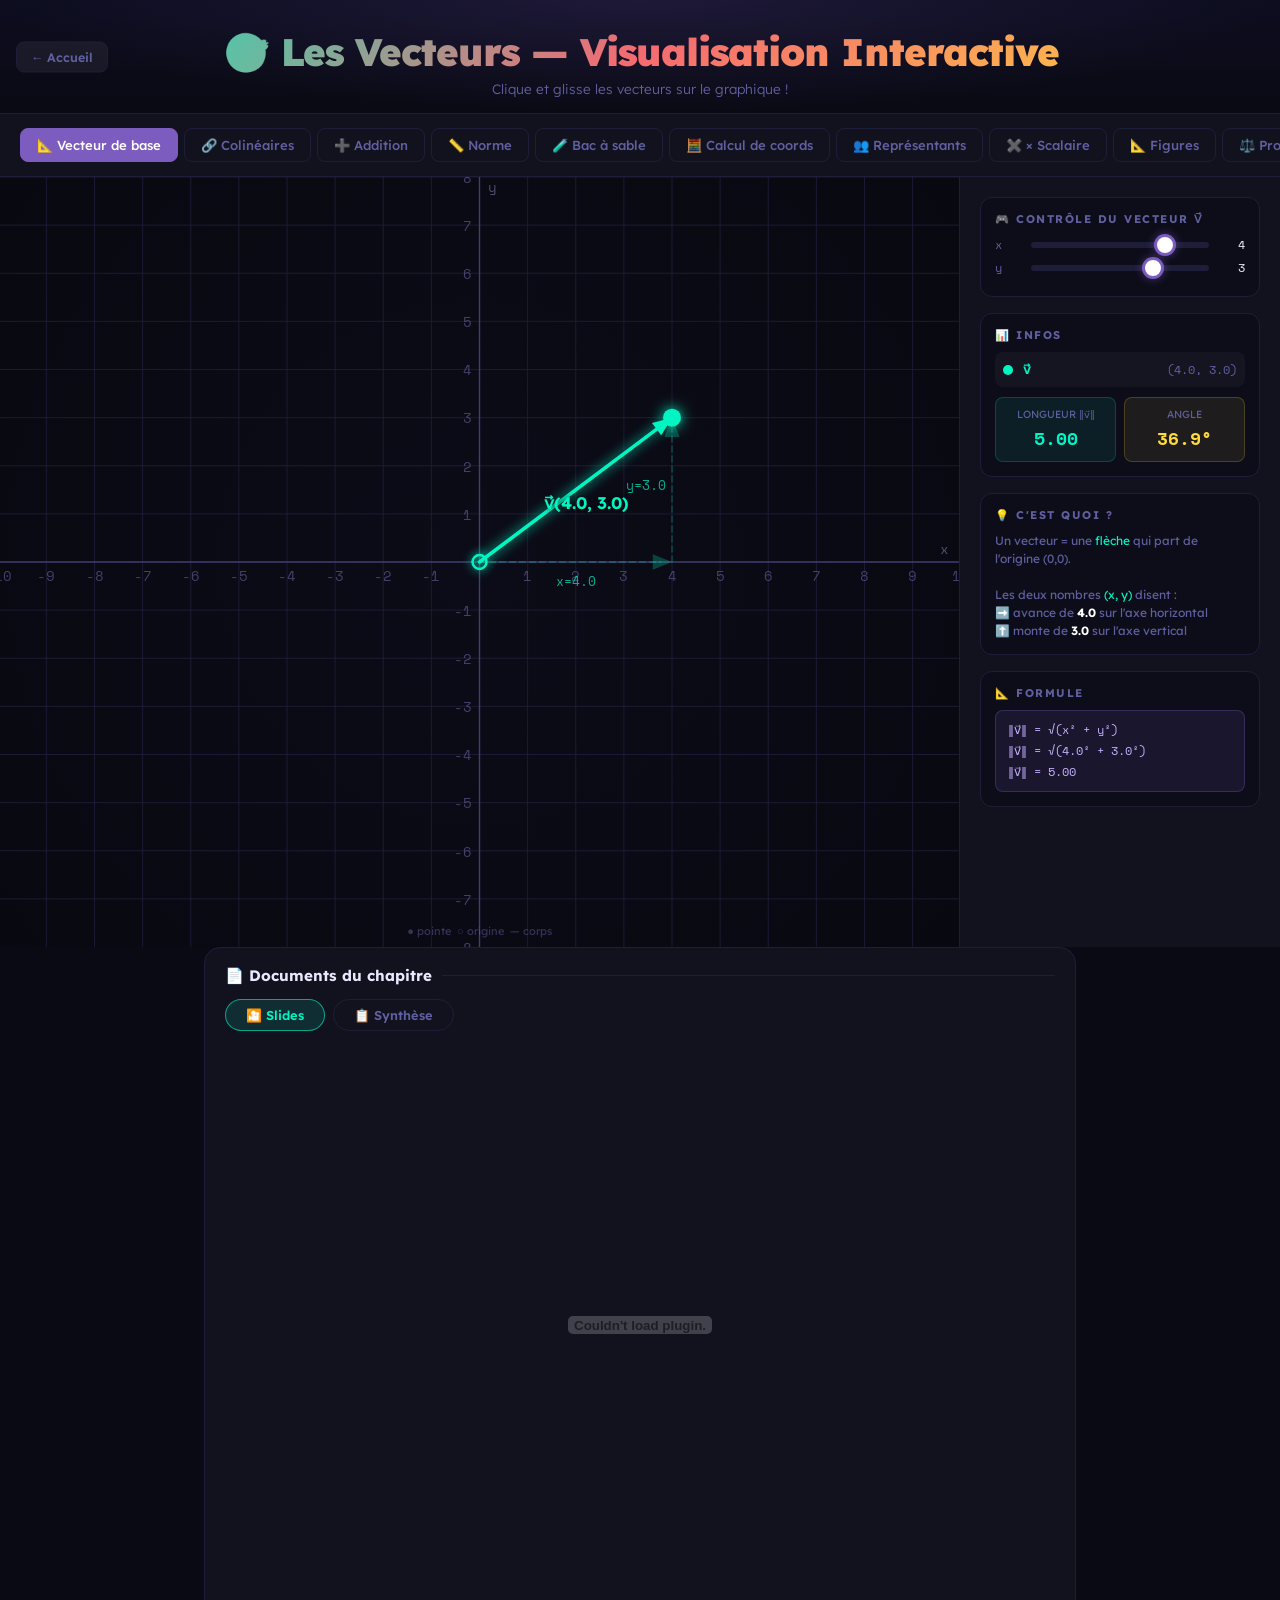
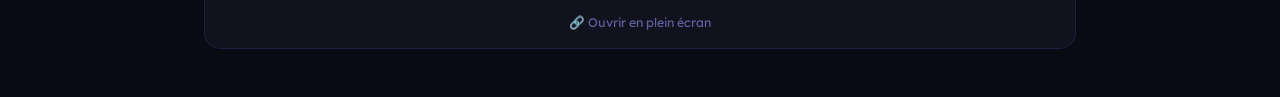
<file: vecteurs/vecteurs_interactifs.html>
<!doctype html>
<html lang="fr">
  <head>
    <meta charset="UTF-8" />
    <meta name="viewport" content="width=device-width, initial-scale=1.0" />
    <title>🎯 Les Vecteurs - Interactif</title>
    <style>
      @import url("https://fonts.googleapis.com/css2?family=Space+Mono:wght@400;700&family=Lexend:wght@300;500;700;900&display=swap");

      :root {
        --bg: #0a0a14;
        --panel: #12121f;
        --border: #1e1e3a;
        --v1: #00f5c3;
        --v2: #ff6b6b;
        --v3: #ffd93d;
        --accent: #7c5cbf;
        --text: #e8e8ff;
        --muted: #6060a0;
      }

      * {
        box-sizing: border-box;
        margin: 0;
        padding: 0;
      }

      body {
        background: var(--bg);
        color: var(--text);
        font-family: "Lexend", sans-serif;
        min-height: 100vh;
        overflow-x: hidden;
      }

      /* HEADER */
      header {
        text-align: center;
        padding: 28px 20px 16px;
        background: linear-gradient(180deg, #0d0d20 0%, transparent 100%);
        border-bottom: 1px solid var(--border);
        position: relative;
      }
      header::before {
        content: "";
        position: absolute;
        inset: 0;
        background: radial-gradient(
          ellipse at 50% 0%,
          rgba(124, 92, 191, 0.15) 0%,
          transparent 70%
        );
        pointer-events: none;
      }
      header h1 {
        font-size: clamp(1.6rem, 4vw, 2.4rem);
        font-weight: 900;
        letter-spacing: -1px;
        background: linear-gradient(135deg, var(--v1), var(--v2), var(--v3));
        -webkit-background-clip: text;
        background-clip: text;
        -webkit-text-fill-color: transparent;
      }
      header p {
        color: var(--muted);
        font-size: 0.85rem;
        margin-top: 4px;
        font-weight: 300;
      }

      /* TABS */
      .tabs {
        display: flex;
        gap: 6px;
        padding: 14px 20px;
        background: var(--panel);
        border-bottom: 1px solid var(--border);
        overflow-x: auto;
        scrollbar-width: none;
      }
      .tabs::-webkit-scrollbar {
        display: none;
      }
      .tab {
        flex-shrink: 0;
        padding: 8px 16px;
        border-radius: 8px;
        border: 1px solid var(--border);
        background: transparent;
        color: var(--muted);
        cursor: pointer;
        font-family: "Lexend", sans-serif;
        font-size: 0.82rem;
        font-weight: 500;
        transition: all 0.2s;
      }
      .tab:hover {
        border-color: var(--accent);
        color: var(--text);
      }
      .tab.active {
        background: var(--accent);
        border-color: var(--accent);
        color: white;
      }

      /* LAYOUT */
      .layout {
        display: grid;
        grid-template-columns: 1fr 320px;
        gap: 0;
        height: calc(100vh - 130px);
        min-height: 500px;
      }
      @media (max-width: 768px) {
        .layout {
          grid-template-columns: 1fr;
          height: auto;
        }
      }

      /* CANVAS ZONE */
      .canvas-zone {
        position: relative;
        background: #08080f;
        overflow: hidden;
        border-right: 1px solid var(--border);
      }
      canvas {
        display: block;
        width: 100%;
        height: 100%;
      }

      /* PANEL */
      .panel {
        background: var(--panel);
        padding: 20px;
        overflow-y: auto;
        display: flex;
        flex-direction: column;
        gap: 16px;
      }
      .panel::-webkit-scrollbar {
        width: 4px;
      }
      .panel::-webkit-scrollbar-thumb {
        background: var(--border);
        border-radius: 4px;
      }

      .card {
        background: #0d0d1a;
        border: 1px solid var(--border);
        border-radius: 12px;
        padding: 14px;
      }
      .card-title {
        font-size: 0.7rem;
        font-weight: 700;
        letter-spacing: 1.5px;
        text-transform: uppercase;
        color: var(--muted);
        margin-bottom: 10px;
      }

      /* VECTOR DISPLAY */
      .vec-display {
        display: flex;
        align-items: center;
        gap: 10px;
        padding: 8px;
        border-radius: 8px;
        background: rgba(255, 255, 255, 0.03);
        cursor: pointer;
        transition: background 0.2s;
      }
      .vec-display:hover {
        background: rgba(255, 255, 255, 0.07);
      }
      .vec-dot {
        width: 10px;
        height: 10px;
        border-radius: 50%;
        flex-shrink: 0;
      }
      .vec-name {
        font-family: "Space Mono", monospace;
        font-size: 0.8rem;
        font-weight: 700;
      }
      .vec-coords {
        font-family: "Space Mono", monospace;
        font-size: 0.75rem;
        color: var(--muted);
        margin-left: auto;
      }

      /* SLIDERS */
      .slider-row {
        display: flex;
        align-items: center;
        gap: 8px;
        margin-bottom: 6px;
      }
      .slider-label {
        font-family: "Space Mono", monospace;
        font-size: 0.72rem;
        width: 28px;
        color: var(--muted);
      }
      input[type="range"] {
        flex: 1;
        -webkit-appearance: none;
        appearance: none;
        height: 6px;
        border-radius: 3px;
        background: var(--border);
        outline: none;
        cursor: pointer;
      }
      input[type="range"]::-webkit-slider-thumb {
        -webkit-appearance: none;
        appearance: none;
        width: 22px;
        height: 22px;
        border-radius: 50%;
        background: #ffffff;
        border: 3px solid var(--accent);
        box-shadow: 0 0 8px rgba(124, 92, 191, 0.5);
        cursor: grab;
        transition:
          transform 0.15s,
          box-shadow 0.15s;
      }
      input[type="range"]::-webkit-slider-thumb:hover {
        transform: scale(1.25);
        box-shadow: 0 0 14px rgba(124, 92, 191, 0.8);
      }
      input[type="range"]::-webkit-slider-thumb:active {
        cursor: grabbing;
        transform: scale(1.15);
        background: #e0e0ff;
      }
      /* Firefox */
      input[type="range"]::-moz-range-thumb {
        width: 20px;
        height: 20px;
        border-radius: 50%;
        background: #ffffff;
        border: 3px solid var(--accent);
        box-shadow: 0 0 8px rgba(124, 92, 191, 0.5);
        cursor: grab;
      }
      input[type="range"]::-moz-range-track {
        height: 6px;
        border-radius: 3px;
        background: var(--border);
      }
      .slider-val {
        font-family: "Space Mono", monospace;
        font-size: 0.72rem;
        width: 28px;
        text-align: right;
        color: var(--text);
      }

      /* RESULT BOX */
      .result-box {
        padding: 10px 14px;
        border-radius: 8px;
        font-family: "Space Mono", monospace;
        font-size: 0.82rem;
        text-align: center;
        font-weight: 700;
        margin-top: 4px;
      }
      .result-yes {
        background: rgba(0, 245, 195, 0.1);
        border: 1px solid var(--v1);
        color: var(--v1);
      }
      .result-no {
        background: rgba(255, 107, 107, 0.1);
        border: 1px solid var(--v2);
        color: var(--v2);
      }

      /* INFO FORMULA */
      .formula {
        font-family: "Space Mono", monospace;
        font-size: 0.78rem;
        background: rgba(124, 92, 191, 0.12);
        border: 1px solid rgba(124, 92, 191, 0.3);
        border-radius: 8px;
        padding: 8px 12px;
        color: #c4b0ff;
        line-height: 1.7;
      }

      /* HINT */
      .hint {
        font-size: 0.75rem;
        color: var(--muted);
        line-height: 1.5;
      }
      .hint span {
        color: var(--v1);
      }

      /* NORM DISPLAY */
      .norm-val {
        font-family: "Space Mono", monospace;
        font-size: 1.1rem;
        font-weight: 700;
        text-align: center;
        padding: 6px;
      }

      /* ANGLE */
      .angle-arc {
        display: flex;
        align-items: center;
        justify-content: center;
        gap: 8px;
        padding: 6px;
      }
      .angle-val {
        font-family: "Space Mono", monospace;
        font-size: 1.4rem;
        font-weight: 700;
        color: var(--v3);
      }

      /* BADGE */
      .badge {
        display: inline-block;
        padding: 2px 8px;
        border-radius: 20px;
        font-size: 0.68rem;
        font-weight: 700;
        letter-spacing: 0.5px;
      }
      .badge-drag {
        background: rgba(255, 217, 61, 0.15);
        color: var(--v3);
        border: 1px solid rgba(255, 217, 61, 0.3);
      }

      /* TABS content */
      .tab-content {
        display: none;
      }
      .tab-content.active {
        display: flex;
        flex-direction: column;
        gap: 16px;
      }

      /* Equation step */
      .step {
        display: flex;
        gap: 10px;
        align-items: flex-start;
        padding: 8px;
        border-radius: 8px;
        background: rgba(255, 255, 255, 0.02);
      }
      .step-num {
        width: 22px;
        height: 22px;
        border-radius: 50%;
        background: var(--accent);
        display: flex;
        align-items: center;
        justify-content: center;
        font-size: 0.7rem;
        font-weight: 700;
        flex-shrink: 0;
      }
      .step-text {
        font-size: 0.78rem;
        color: var(--muted);
        line-height: 1.5;
      }
      .step-text b {
        color: var(--text);
      }

      /* ===== CALCUL FULL-WIDTH LAYOUT ===== */
      .layout-full .canvas-zone {
        display: none !important;
      }
      .layout-full {
        grid-template-columns: 1fr !important;
        height: auto !important;
        min-height: unset !important;
      }
      .layout-full .panel {
        max-width: 860px;
        margin: 0 auto;
        max-height: calc(100vh - 140px);
        overflow-y: auto;
        width: 100%;
      }

      /* ===== NUMBER INPUTS ===== */
      .calc-inputs-row {
        display: flex;
        gap: 24px;
        flex-wrap: wrap;
        align-items: center;
        justify-content: center;
        padding: 20px 12px;
      }
      .calc-vec-box {
        display: flex;
        align-items: center;
        gap: 8px;
        font-family: "Space Mono", monospace;
        font-size: 1.3rem;
        font-weight: 700;
      }
      .calc-letter {
        font-size: 1.7rem;
        font-weight: 900;
      }
      .calc-paren {
        color: rgba(200, 200, 255, 0.4);
      }
      .calc-comma {
        color: rgba(200, 200, 255, 0.4);
      }
      .calc-num-input {
        width: 62px;
        background: #090916;
        border: 1px solid var(--border);
        border-radius: 8px;
        font-family: "Space Mono", monospace;
        font-size: 1.1rem;
        font-weight: 700;
        text-align: center;
        padding: 7px 4px;
        outline: none;
        transition: border-color 0.2s;
        -moz-appearance: textfield;
        appearance: textfield;
      }
      .calc-num-input:focus {
        border-color: var(--accent);
      }
      .calc-num-input::-webkit-outer-spin-button,
      .calc-num-input::-webkit-inner-spin-button {
        -webkit-appearance: none;
      }

      /* ===== OP BUTTONS ===== */
      .calc-ops {
        display: flex;
        gap: 10px;
        flex-wrap: wrap;
        justify-content: center;
        margin: 6px 0 0;
      }
      .calc-op-btn {
        padding: 12px 18px;
        border-radius: 12px;
        border: 2px solid var(--border);
        background: transparent;
        color: var(--muted);
        font-family: "Lexend", sans-serif;
        font-size: 0.9rem;
        font-weight: 700;
        cursor: pointer;
        transition: all 0.2s;
        text-align: center;
      }
      .calc-op-btn.active {
        border-color: var(--op-color, var(--accent));
        background: var(--op-bg, rgba(124, 92, 191, 0.12));
        color: var(--op-color, var(--accent));
      }
      .calc-op-btn:hover:not(.active) {
        border-color: rgba(255, 255, 255, 0.2);
        color: var(--text);
      }
      .calc-op-btn .btn-sub {
        font-size: 0.62rem;
        opacity: 0.65;
        font-weight: 400;
        display: block;
        margin-top: 3px;
      }

      /* ===== SCHEMA ===== */
      .schema-box {
        border: 1px solid var(--border);
        border-radius: 16px;
        padding: 24px;
        background: rgba(255, 255, 255, 0.02);
      }
      .schema-title {
        font-size: 0.68rem;
        font-weight: 700;
        letter-spacing: 2px;
        text-transform: uppercase;
        color: var(--muted);
        margin-bottom: 20px;
      }
      .schema-body {
        display: flex;
        align-items: center;
        gap: 20px;
        flex-wrap: wrap;
      }
      .schema-eq-label {
        font-family: "Space Mono", monospace;
        font-size: 1.1rem;
        font-weight: 700;
        flex-shrink: 0;
      }
      .schema-stack {
        display: flex;
        flex-direction: column;
        gap: 0;
      }
      .schema-stack-row {
        font-family: "Space Mono", monospace;
        font-size: 1.15rem;
        font-weight: 700;
        display: flex;
        align-items: center;
        gap: 6px;
        padding: 5px 10px;
      }
      .schema-mid-row {
        display: flex;
        align-items: center;
        gap: 14px;
        padding: 0 10px;
        font-family: "Space Mono", monospace;
        font-size: 1rem;
        font-weight: 700;
        color: #ffd93d;
        min-height: 24px;
      }
      .schema-sep {
        height: 1px;
        background: rgba(255, 255, 255, 0.08);
        margin: 2px 0;
      }
      .schema-rhs {
        margin-left: 20px;
      }
      .schema-formula-label {
        font-family: "Space Mono", monospace;
        font-size: 0.8rem;
        color: var(--muted);
        margin-bottom: 6px;
      }
      .schema-result-big {
        font-family: "Space Mono", monospace;
        font-size: 1.6rem;
        font-weight: 700;
        margin-top: 8px;
      }
      .schema-norm {
        margin-top: 8px;
        font-family: "Space Mono", monospace;
        font-size: 0.82rem;
        color: var(--muted);
      }
      .scalar-note {
        margin-top: 16px;
        padding: 12px 16px;
        background: rgba(84, 160, 255, 0.07);
        border: 1px solid rgba(84, 160, 255, 0.25);
        border-radius: 10px;
        font-size: 0.82rem;
        color: #54a0ff;
        line-height: 1.6;
      }

      /* ===== FIGURE TYPE BUTTONS ===== */
      .fig-btns {
        display: flex;
        gap: 8px;
        flex-wrap: wrap;
        margin-bottom: 12px;
      }
      .fig-btn {
        padding: 8px 16px;
        border-radius: 8px;
        border: 1px solid var(--border);
        background: transparent;
        color: var(--muted);
        font-family: "Lexend", sans-serif;
        font-size: 0.8rem;
        font-weight: 600;
        cursor: pointer;
        transition: all 0.2s;
      }
      .fig-btn.active {
        background: rgba(255, 217, 61, 0.12);
        border-color: #ffd93d;
        color: #ffd93d;
      }
      .fig-btn:hover:not(.active) {
        border-color: rgba(255, 255, 255, 0.2);
        color: var(--text);
      }

      /* ===== PROPERTY CARDS ===== */
      .prop-body {
        display: grid;
        grid-template-columns: 1fr auto 1fr;
        gap: 12px;
        align-items: center;
        margin-bottom: 10px;
      }
      .prop-side {
        font-family: "Space Mono", monospace;
        font-size: 0.82rem;
        text-align: center;
        padding: 10px 8px;
        border-radius: 8px;
        background: rgba(255, 255, 255, 0.03);
        line-height: 1.6;
      }
      .prop-eq {
        font-family: "Space Mono", monospace;
        font-size: 1.4rem;
        font-weight: 700;
        color: #00f5c3;
        text-align: center;
      }

      /* ===== MODE TOGGLE ===== */
      .mode-toggle {
        display: flex;
        gap: 8px;
        margin-bottom: 12px;
      }
      .mode-btn {
        flex: 1;
        padding: 9px;
        border-radius: 8px;
        border: 1px solid var(--border);
        background: transparent;
        color: var(--muted);
        font-family: "Lexend", sans-serif;
        font-size: 0.85rem;
        font-weight: 700;
        cursor: pointer;
        transition: all 0.2s;
      }
      .mode-btn.active {
        background: rgba(0, 245, 195, 0.1);
        border-color: #00f5c3;
        color: #00f5c3;
      }
      .mode-btn.active.sub {
        background: rgba(255, 159, 67, 0.1);
        border-color: #ff9f43;
        color: #ff9f43;
      }

      /* === PDF SECTION === */
      #pdf-section {
        max-width: 900px;
        width: 100%;
        margin: 0 auto;
        padding: 0 14px 48px;
      }
      .pdf-outer-card {
        background: var(--panel);
        border: 1px solid var(--border);
        border-radius: 16px;
        padding: 18px 20px;
      }
      .pdf-header {
        display: flex;
        align-items: center;
        gap: 10px;
        margin-bottom: 14px;
      }
      .pdf-header-title {
        font-family: "Lexend", sans-serif;
        font-size: 0.95rem;
        font-weight: 700;
        color: var(--text);
      }
      .pdf-header-line {
        flex: 1;
        height: 1px;
        background: var(--border);
      }
      .pdf-toggle-row {
        display: flex;
        gap: 8px;
        flex-wrap: wrap;
        margin-bottom: 14px;
      }
      .pdf-toggle-btn {
        padding: 7px 20px;
        border-radius: 30px;
        border: 1.5px solid var(--border);
        background: transparent;
        color: var(--muted);
        font-family: "Lexend", sans-serif;
        font-size: 0.8rem;
        font-weight: 600;
        cursor: pointer;
        transition: all 0.2s;
      }
      .pdf-toggle-btn:hover {
        border-color: rgba(0, 245, 195, 0.4);
        color: var(--text);
      }
      .pdf-toggle-btn.active {
        background: rgba(0, 245, 195, 0.12);
        border-color: rgba(0, 245, 195, 0.6);
        color: #00f5c3;
      }
      .pdf-pane {
        display: none;
      }
      .pdf-pane.active {
        display: block;
      }
      .pdf-embed {
        width: 100%;
        height: 560px;
        border: none;
        border-radius: 10px;
        display: block;
      }
      .pdf-fallback {
        display: block;
        margin-top: 10px;
        text-align: center;
        font-size: 0.78rem;
        color: var(--muted);
        text-decoration: none;
      }
      .pdf-fallback:hover {
        color: var(--text);
      }
    </style>
  </head>
  <body>
    <header>
      <div
        style="
          position: absolute;
          left: 16px;
          top: 50%;
          transform: translateY(-50%);
          z-index: 10;
        "
      >
        <button
          onclick="location.href = '../theory.html'"
          style="
            background: rgba(255, 255, 255, 0.06);
            border: 1px solid #1e1e3a;
            color: #6060a0;
            padding: 7px 14px;
            border-radius: 8px;
            font-family: Lexend, sans-serif;
            font-size: 0.78rem;
            font-weight: 600;
            cursor: pointer;
            transition: all 0.2s;
          "
          onmouseover="
            this.style.color = '#e8e8ff';
            this.style.borderColor = '#7c5cbf';
          "
          onmouseout="
            this.style.color = '#6060a0';
            this.style.borderColor = '#1e1e3a';
          "
        >
          ← Accueil
        </button>
      </div>
      <h1>🎯 Les Vecteurs — Visualisation Interactive</h1>
      <p>Clique et glisse les vecteurs sur le graphique !</p>
    </header>

    <div class="tabs" id="tabs">
      <button class="tab active" data-tab="vecteur">📐 Vecteur de base</button>
      <button class="tab" data-tab="colineaire">🔗 Colinéaires</button>
      <button class="tab" data-tab="addition">➕ Addition</button>
      <button class="tab" data-tab="norme">📏 Norme</button>
      <button class="tab" data-tab="sandbox">🧪 Bac à sable</button>
      <button class="tab" data-tab="calcul">🧮 Calcul de coords</button>
      <button class="tab" data-tab="representants">👥 Représentants</button>
      <button class="tab" data-tab="scalaire">✖️ × Scalaire</button>
      <button class="tab" data-tab="figures">📐 Figures</button>
      <button class="tab" data-tab="proprietes">⚖️ Propriétés</button>
    </div>

    <div class="layout">
      <div class="canvas-zone">
        <canvas id="canvas"></canvas>
      </div>

      <div class="panel" id="panel">
        <!-- content injected by JS -->
      </div>
    </div>

    <div id="pdf-section"></div>

    <script>
      const canvas = document.getElementById("canvas");
      const ctx = canvas.getContext("2d");

      const SANDBOX_COLORS = [
        "#00f5c3",
        "#ff6b6b",
        "#ffd93d",
        "#a78bfa",
        "#ff9f43",
        "#54a0ff",
        "#ff6b9d",
        "#5f27cd",
      ];
      const SANDBOX_NAMES = ["u⃗", "v⃗", "w⃗", "t⃗", "a⃗", "b⃗", "c⃗", "d⃗"];

      // State
      let state = {
        tab: "vecteur",
        // ox/oy = origine libre, x/y = composantes
        v1: { ox: 0, oy: 0, x: 4, y: 3 },
        u: { ox: -1, oy: 0, x: 3, y: 2 },
        v: { ox: -1, oy: 0, x: 6, y: 4 },
        a: { ox: 0, oy: 0, x: 3, y: 1 },
        b: { ox: 0, oy: 0, x: 1, y: 3 },
        n: { ox: 0, oy: 0, x: 3, y: 4 },
        // bac à sable — chaque vecteur a une origine libre (ox,oy) + composantes (x,y)
        sandbox: [
          { ox: 0, oy: 0, x: 4, y: 2, name: "u⃗", color: "#00f5c3" },
          { ox: 2, oy: -1, x: -3, y: 3, name: "v⃗", color: "#ff6b6b" },
        ],
        // calcul de coordonnées
        calcul: {
          A: { x: 1, y: 2 },
          B: { x: 4, y: 5 },
          op: "AB",
        },
        // mode addition/soustraction
        addMode: "add",
        // représentants
        representants: { x: 3, y: 2 },
        // multiplication scalaire
        scalaire: { ox: 0, oy: 0, x: 3, y: 2, k: 2 },
        // figures géométriques
        figures: {
          type: "triangle",
          tri: {
            A: { x: -3, y: -2 },
            B: { x: 3, y: -2 },
            C: { x: 0, y: 3 },
          },
          para: {
            A: { x: -3, y: -1 },
            B: { x: 1, y: -1 },
            D: { x: -2, y: 2 },
          },
        },
        // propriétés algébriques
        proprietes: {
          a: { x: 2, y: 1 },
          b: { x: 1, y: 3 },
          c: { x: -1, y: 2 },
          k: 2,
        },
      };

      let drag = null;
      let origin, scale;

      // ===================== RESIZE =====================
      function resize() {
        const zone = canvas.parentElement;
        canvas.width = zone.clientWidth;
        canvas.height = zone.clientHeight;
        computeTransform();
        draw();
      }

      function computeTransform() {
        const W = canvas.width,
          H = canvas.height;
        scale = Math.min(W, H) / 16;
        origin = { x: W / 2, y: H / 2 };
      }

      // ===================== COORD TRANSFORMS =====================
      function toCanvas(mx, my) {
        return { x: origin.x + mx * scale, y: origin.y - my * scale };
      }
      function toMath(cx, cy) {
        return { x: (cx - origin.x) / scale, y: -(cy - origin.y) / scale };
      }

      // ===================== DRAW HELPERS =====================
      function drawGrid() {
        const W = canvas.width,
          H = canvas.height;
        const step = scale;
        ctx.strokeStyle = "rgba(30,30,60,0.8)";
        ctx.lineWidth = 1;
        // verticals
        for (let x = origin.x % step; x < W; x += step) {
          ctx.beginPath();
          ctx.moveTo(x, 0);
          ctx.lineTo(x, H);
          ctx.stroke();
        }
        // horizontals
        for (let y = origin.y % step; y < H; y += step) {
          ctx.beginPath();
          ctx.moveTo(0, y);
          ctx.lineTo(W, y);
          ctx.stroke();
        }
        // axes
        ctx.strokeStyle = "rgba(100,100,180,0.5)";
        ctx.lineWidth = 1.5;
        ctx.beginPath();
        ctx.moveTo(0, origin.y);
        ctx.lineTo(W, origin.y);
        ctx.stroke();
        ctx.beginPath();
        ctx.moveTo(origin.x, 0);
        ctx.lineTo(origin.x, H);
        ctx.stroke();

        // labels
        ctx.fillStyle = "rgba(100,100,160,0.6)";
        ctx.font = `${scale * 0.3}px Space Mono`;
        ctx.textAlign = "center";
        const range = Math.floor(W / scale / 2) + 1;
        for (let i = -range; i <= range; i++) {
          if (i === 0) continue;
          const p = toCanvas(i, 0);
          ctx.fillText(i, p.x, origin.y + scale * 0.4);
          const q = toCanvas(0, i);
          ctx.textAlign = "right";
          ctx.fillText(i, origin.x - scale * 0.15, q.y + scale * 0.12);
          ctx.textAlign = "center";
        }
        ctx.fillStyle = "rgba(150,150,200,0.5)";
        ctx.fillText("x", W - 15, origin.y - 8);
        ctx.textAlign = "left";
        ctx.fillText("y", origin.x + 8, 15);
      }

      function drawArrow(
        ox,
        oy,
        vx,
        vy,
        color,
        label,
        width = 3,
        dashed = false,
      ) {
        const from = toCanvas(ox, oy);
        const to = toCanvas(ox + vx, oy + vy);
        const dx = to.x - from.x,
          dy = to.y - from.y;
        const len = Math.sqrt(dx * dx + dy * dy);
        if (len < 2) return;
        const ux = dx / len,
          uy = dy / len;
        const arrowSize = Math.max(10, scale * 0.4);

        ctx.save();
        ctx.strokeStyle = color;
        ctx.lineWidth = width;
        ctx.lineCap = "round";
        if (dashed) ctx.setLineDash([6, 4]);
        ctx.shadowColor = color;
        ctx.shadowBlur = 12;

        ctx.beginPath();
        ctx.moveTo(from.x, from.y);
        ctx.lineTo(to.x - ux * arrowSize * 0.6, to.y - uy * arrowSize * 0.6);
        ctx.stroke();

        ctx.setLineDash([]);
        ctx.fillStyle = color;
        ctx.shadowBlur = 0;
        ctx.beginPath();
        ctx.moveTo(to.x, to.y);
        ctx.lineTo(
          to.x - ux * arrowSize - uy * arrowSize * 0.4,
          to.y - uy * arrowSize + ux * arrowSize * 0.4,
        );
        ctx.lineTo(
          to.x - ux * arrowSize + uy * arrowSize * 0.4,
          to.y - uy * arrowSize - ux * arrowSize * 0.4,
        );
        ctx.closePath();
        ctx.fill();
        ctx.restore();

        // label
        if (label) {
          const mx = (from.x + to.x) / 2,
            my = (from.y + to.y) / 2;
          const off = 18;
          ctx.save();
          ctx.fillStyle = color;
          ctx.font = `bold ${Math.max(13, scale * 0.35)}px Lexend`;
          ctx.textAlign = "center";
          ctx.textBaseline = "middle";
          // offset perpendicular
          const px = -uy * off,
            py = ux * off;
          ctx.shadowColor = "rgba(0,0,0,0.8)";
          ctx.shadowBlur = 6;
          ctx.fillText(label, mx + px, my + py);
          ctx.restore();
        }
      }

      function drawPoint(mx, my, color, r = 10) {
        const p = toCanvas(mx, my);
        ctx.save();
        ctx.fillStyle = color;
        ctx.shadowColor = color;
        ctx.shadowBlur = 14;
        ctx.beginPath();
        ctx.arc(p.x, p.y, r, 0, Math.PI * 2);
        ctx.fill();
        ctx.restore();
      }

      function drawPointHollow(mx, my, color, r = 10) {
        const p = toCanvas(mx, my);
        ctx.save();
        ctx.strokeStyle = color;
        ctx.lineWidth = 2.5;
        ctx.shadowColor = color;
        ctx.shadowBlur = 10;
        ctx.beginPath();
        ctx.arc(p.x, p.y, r, 0, Math.PI * 2);
        ctx.stroke();
        ctx.restore();
      }

      function distPointToSegment(px, py, ax, ay, bx, by) {
        const dx = bx - ax,
          dy = by - ay;
        const len2 = dx * dx + dy * dy;
        if (len2 === 0) return Math.sqrt((px - ax) ** 2 + (py - ay) ** 2);
        let t = ((px - ax) * dx + (py - ay) * dy) / len2;
        t = Math.max(0, Math.min(1, t));
        return Math.sqrt((px - (ax + t * dx)) ** 2 + (py - (ay + t * dy)) ** 2);
      }

      function drawAngleArc(ox, oy, vx, vy, color) {
        const o = toCanvas(ox, oy);
        const angle = Math.atan2(-vy, vx); // canvas coords
        const r = scale * 0.6;
        ctx.save();
        ctx.strokeStyle = color;
        ctx.lineWidth = 1.5;
        ctx.setLineDash([3, 3]);
        ctx.beginPath();
        ctx.arc(o.x, o.y, r, 0, -angle, angle > 0);
        ctx.stroke();
        ctx.restore();
      }

      // ===================== DRAW TABS =====================
      function draw() {
        ctx.clearRect(0, 0, canvas.width, canvas.height);

        // bg gradient
        const grad = ctx.createRadialGradient(
          canvas.width / 2,
          canvas.height / 2,
          0,
          canvas.width / 2,
          canvas.height / 2,
          canvas.width * 0.7,
        );
        grad.addColorStop(0, "#0c0c18");
        grad.addColorStop(1, "#080810");
        ctx.fillStyle = grad;
        ctx.fillRect(0, 0, canvas.width, canvas.height);

        drawGrid();

        if (state.tab === "vecteur") drawTabVecteur();
        else if (state.tab === "colineaire") drawTabColineaire();
        else if (state.tab === "addition") drawTabAddition();
        else if (state.tab === "norme") drawTabNorme();
        else if (state.tab === "sandbox") drawTabSandbox();
        else if (state.tab === "calcul") drawTabCalcul();
        else if (state.tab === "representants") drawTabRepresentants();
        else if (state.tab === "scalaire") drawTabScalaire();
        else if (state.tab === "figures") drawTabFigures();
        else if (state.tab === "proprietes") drawTabProprietes();
      }

      function drawTabVecteur() {
        const v1 = state.v1;
        const ox = v1.ox,
          oy = v1.oy,
          x = v1.x,
          y = v1.y;
        // dashed projection lines from free origin
        drawArrow(ox, oy, x, 0, "rgba(0,245,195,0.25)", null, 1.5, true);
        drawArrow(ox + x, oy, 0, y, "rgba(0,245,195,0.25)", null, 1.5, true);
        // main vector
        drawArrow(
          ox,
          oy,
          x,
          y,
          "#00f5c3",
          `v⃗(${x.toFixed(1)}, ${y.toFixed(1)})`,
          3.5,
        );
        // hollow at origin, filled at tip
        drawPointHollow(ox, oy, "#00f5c3", 7);
        drawPoint(ox + x, oy + y, "#00f5c3", 9);
        // coord labels
        const tipC = toCanvas(ox + x, oy + y);
        const px = toCanvas(ox + x, oy);
        const origC = toCanvas(ox, oy);
        ctx.save();
        ctx.fillStyle = "rgba(0,245,195,0.7)";
        ctx.font = `${Math.max(11, scale * 0.28)}px Space Mono`;
        ctx.textAlign = "center";
        ctx.fillText(
          `x=${x.toFixed(1)}`,
          (origC.x + px.x) / 2,
          origC.y + scale * 0.5,
        );
        ctx.textAlign = "right";
        ctx.fillText(`y=${y.toFixed(1)}`, px.x - 6, (px.y + tipC.y) / 2);
        ctx.restore();
        ctx.save();
        ctx.fillStyle = "rgba(96,96,160,0.5)";
        ctx.font = `${Math.max(10, scale * 0.23)}px Lexend`;
        ctx.textAlign = "center";
        ctx.fillText(
          "● pointe  ○ origine  — corps",
          canvas.width / 2,
          canvas.height - 12,
        );
        ctx.restore();
      }

      function drawTabColineaire() {
        const u = state.u,
          v = state.v;
        const cross = u.x * v.y - u.y * v.x;
        const colin = Math.abs(cross) < 0.25;

        drawArrow(u.ox, u.oy, u.x, u.y, "#00f5c3", "u⃗", 3.5);
        drawArrow(v.ox, v.oy, v.x, v.y, "#ff6b6b", "v⃗", 3.5);
        drawPointHollow(u.ox, u.oy, "#00f5c3", 7);
        drawPointHollow(v.ox, v.oy, "#ff6b6b", 7);
        drawPoint(u.ox + u.x, u.oy + u.y, "#00f5c3", 9);
        drawPoint(v.ox + v.x, v.oy + v.y, "#ff6b6b", 9);

        // result text on canvas
        const col = colin ? "#00f5c3" : "#ff6b6b";
        const msg = colin ? "✓ COLINÉAIRES !" : "✗ Pas colinéaires";
        ctx.save();
        ctx.fillStyle = col;
        ctx.shadowColor = col;
        ctx.shadowBlur = 20;
        ctx.font = `bold ${Math.max(14, scale * 0.38)}px Lexend`;
        ctx.textAlign = "center";
        ctx.fillText(msg, canvas.width / 2, 36);
        ctx.font = `${Math.max(11, scale * 0.28)}px Space Mono`;
        ctx.fillText(`a×d - b×c = ${cross.toFixed(2)}`, canvas.width / 2, 60);
        ctx.restore();
        ctx.save();
        ctx.fillStyle = "rgba(96,96,160,0.5)";
        ctx.font = `${Math.max(10, scale * 0.23)}px Lexend`;
        ctx.textAlign = "center";
        ctx.fillText(
          "● pointe  ○ origine  — corps",
          canvas.width / 2,
          canvas.height - 12,
        );
        ctx.restore();
      }

      function drawTabAddition() {
        const { a, b, addMode } = state;
        const sum =
          addMode === "sub"
            ? { x: a.x - b.x, y: a.y - b.y }
            : { x: a.x + b.x, y: a.y + b.y };
        const sumColor = addMode === "sub" ? "#ff9f43" : "#ffd93d";
        const label = addMode === "sub" ? "a⃗−b⃗" : "a⃗+b⃗";

        // dashed parallelogram helpers
        if (addMode === "add") {
          drawArrow(
            a.ox + a.x,
            a.oy + a.y,
            b.x,
            b.y,
            "rgba(255,107,107,0.3)",
            null,
            1.5,
            true,
          );
          drawArrow(
            b.ox + b.x,
            b.oy + b.y,
            a.x,
            a.y,
            "rgba(0,245,195,0.3)",
            null,
            1.5,
            true,
          );
        } else {
          // for subtraction, show b reversed from tip of a
          drawArrow(
            a.ox + a.x,
            a.oy + a.y,
            -b.x,
            -b.y,
            "rgba(255,107,107,0.3)",
            null,
            1.5,
            true,
          );
        }

        drawArrow(a.ox, a.oy, a.x, a.y, "#00f5c3", "a⃗", 3.5);
        drawArrow(b.ox, b.oy, b.x, b.y, "#ff6b6b", "b⃗", 3.5);
        drawArrow(a.ox, a.oy, sum.x, sum.y, sumColor, label, 4);
        drawPointHollow(a.ox, a.oy, "#00f5c3", 7);
        drawPointHollow(b.ox, b.oy, "#ff6b6b", 7);
        drawPoint(a.ox + a.x, a.oy + a.y, "#00f5c3", 7);
        drawPoint(b.ox + b.x, b.oy + b.y, "#ff6b6b", 7);
        drawPoint(a.ox + sum.x, a.oy + sum.y, sumColor, 9);

        const sp = toCanvas(a.ox + sum.x + 0.3, a.oy + sum.y + 0.3);
        ctx.save();
        ctx.fillStyle = sumColor;
        ctx.font = `bold ${Math.max(11, scale * 0.3)}px Space Mono`;
        ctx.fillText(`(${sum.x.toFixed(1)}, ${sum.y.toFixed(1)})`, sp.x, sp.y);
        ctx.restore();
        ctx.save();
        ctx.fillStyle = "rgba(96,96,160,0.5)";
        ctx.font = `${Math.max(10, scale * 0.23)}px Lexend`;
        ctx.textAlign = "center";
        ctx.fillText(
          "● pointe  ○ origine  — corps",
          canvas.width / 2,
          canvas.height - 12,
        );
        ctx.restore();
      }

      function drawTabNorme() {
        const n = state.n;
        const ox = n.ox,
          oy = n.oy,
          x = n.x,
          y = n.y;
        const norm = Math.sqrt(x * x + y * y);
        drawArrow(ox, oy, x, y, "#7c5cbf", "v⃗", 4);
        // projection dashes
        drawArrow(ox, oy, x, 0, "rgba(124,92,191,0.3)", null, 1.5, true);
        drawArrow(ox + x, oy, 0, y, "rgba(124,92,191,0.3)", null, 1.5, true);
        drawPointHollow(ox, oy, "#7c5cbf", 7);
        drawPoint(ox + x, oy + y, "#c4b0ff", 9);
        // arc for angle
        drawAngleArc(ox, oy, x, y, "rgba(255,217,61,0.6)");
        // norm label on canvas
        ctx.save();
        ctx.fillStyle = "#c4b0ff";
        ctx.shadowColor = "#7c5cbf";
        ctx.shadowBlur = 10;
        ctx.font = `bold ${Math.max(13, scale * 0.35)}px Space Mono`;
        ctx.textAlign = "center";
        ctx.fillText(`‖v‖ = ${norm.toFixed(2)}`, canvas.width / 2, 38);
        ctx.restore();
        ctx.save();
        ctx.fillStyle = "rgba(96,96,160,0.5)";
        ctx.font = `${Math.max(10, scale * 0.23)}px Lexend`;
        ctx.textAlign = "center";
        ctx.fillText(
          "● pointe  ○ origine  — corps",
          canvas.width / 2,
          canvas.height - 12,
        );
        ctx.restore();
      }

      function drawTabSandbox() {
        const vecs = state.sandbox;
        vecs.forEach((v) => {
          // draw faint dashed line from origin to show position
          const tipX = v.ox + v.x,
            tipY = v.oy + v.y;
          // draw the vector arrow from its free origin
          drawArrow(v.ox, v.oy, v.x, v.y, v.color, v.name, 3.5);
          // hollow circle at origin (draggable)
          drawPointHollow(v.ox, v.oy, v.color, 7);
          // filled circle at tip (draggable)
          drawPoint(tipX, tipY, v.color, 9);
        });
        // hint
        ctx.save();
        ctx.fillStyle = "rgba(96,96,160,0.6)";
        ctx.font = `${Math.max(10, scale * 0.25)}px Lexend`;
        ctx.textAlign = "center";
        ctx.fillText(
          "● pointe = change les composantes  ○ origine = déplace le point de départ  — corps = déplace tout",
          canvas.width / 2,
          canvas.height - 12,
        );
        ctx.restore();
      }

      function drawTabCalcul() {
        // Canvas is hidden for this tab — rendering is done in the full-width panel
      }

      // --------- REPRÉSENTANTS ---------
      function drawTabRepresentants() {
        const { x, y } = state.representants;
        const ORIGINS = [
          { ox: -4, oy: -2 },
          { ox: 0, oy: 0 },
          { ox: 2, oy: 1 },
        ];

        // dashed connectors between midpoints (show they're "linked")
        for (let i = 0; i < ORIGINS.length - 1; i++) {
          const a = ORIGINS[i],
            b = ORIGINS[i + 1];
          const from = toCanvas(a.ox + x / 2, a.oy + y / 2);
          const to = toCanvas(b.ox + x / 2, b.oy + y / 2);
          ctx.save();
          ctx.strokeStyle = "rgba(100,100,180,0.18)";
          ctx.lineWidth = 1;
          ctx.setLineDash([4, 8]);
          ctx.beginPath();
          ctx.moveTo(from.x, from.y);
          ctx.lineTo(to.x, to.y);
          ctx.stroke();
          ctx.restore();
        }

        ORIGINS.forEach((o) => {
          drawArrow(o.ox, o.oy, x, y, "#00f5c3", "v⃗", 3.5);
          drawPointHollow(o.ox, o.oy, "rgba(96,96,180,0.7)", 6);
          drawPoint(o.ox + x, o.oy + y, "#00f5c3", 8);
        });

        ctx.save();
        ctx.fillStyle = "#ffd93d";
        ctx.shadowColor = "#ffd93d";
        ctx.shadowBlur = 14;
        ctx.font = `bold ${Math.max(12, scale * 0.3)}px Lexend`;
        ctx.textAlign = "center";
        ctx.fillText(
          `v⃗ = (${x.toFixed(1)}, ${y.toFixed(1)}) — 3 représentants, même vecteur`,
          canvas.width / 2,
          34,
        );
        ctx.restore();
      }

      // --------- MULTIPLICATION SCALAIRE ---------
      function drawTabScalaire() {
        const sc_s = state.scalaire;
        const ox = sc_s.ox,
          oy = sc_s.oy,
          x = sc_s.x,
          y = sc_s.y,
          k = sc_s.k;
        const kx = k * x,
          ky = k * y;

        // original vector
        drawArrow(ox, oy, x, y, "#00f5c3", "v⃗", 3);
        drawPointHollow(ox, oy, "#00f5c3", 7);
        drawPoint(ox + x, oy + y, "#00f5c3", 9);

        // scaled vector
        let sc = "#ffd93d";
        if (k < 0) sc = "#ff6b6b";
        else if (Math.abs(k) < 0.05) sc = "rgba(150,150,200,0.5)";
        else if (Math.abs(k) < 1) sc = "#ff9f43";

        if (Math.abs(kx) > 0.05 || Math.abs(ky) > 0.05) {
          drawArrow(ox, oy, kx, ky, sc, `${k.toFixed(1)}v⃗`, 4);
          drawPoint(ox + kx, oy + ky, sc, 9);
        }

        const kk = parseFloat(k.toFixed(2));
        const msg =
          kk === 0
            ? "→ Vecteur nul 0⃗ (longueur = 0)"
            : kk < 0
              ? "→ Direction inversée (k < 0)"
              : kk > 1
                ? "→ Vecteur allongé (k > 1)"
                : "→ Vecteur réduit (0 < k < 1)";
        ctx.save();
        ctx.fillStyle = sc;
        ctx.font = `bold ${Math.max(11, scale * 0.28)}px Lexend`;
        ctx.textAlign = "center";
        ctx.fillText(msg, canvas.width / 2, 36);
        ctx.restore();
        ctx.save();
        ctx.fillStyle = "rgba(96,96,160,0.5)";
        ctx.font = `${Math.max(10, scale * 0.23)}px Lexend`;
        ctx.textAlign = "center";
        ctx.fillText(
          "● pointe  ○ origine  — corps",
          canvas.width / 2,
          canvas.height - 12,
        );
        ctx.restore();
      }

      // --------- FIGURES GÉOMÉTRIQUES ---------
      function drawTabFigures() {
        const { type, tri, para } = state.figures;

        if (type === "triangle") {
          const { A, B, C } = tri;
          drawArrow(A.x, A.y, B.x - A.x, B.y - A.y, "#00f5c3", "AB⃗", 3);
          drawArrow(B.x, B.y, C.x - B.x, C.y - B.y, "#ff6b6b", "BC⃗", 3);
          drawArrow(C.x, C.y, A.x - C.x, A.y - C.y, "#ffd93d", "CA⃗", 3);

          [
            ["A", A, "#00f5c3"],
            ["B", B, "#ff6b6b"],
            ["C", C, "#ffd93d"],
          ].forEach(([l, p, col]) => {
            drawPoint(p.x, p.y, col === "#00f5c3" ? "#fff" : col, 8);
            const off = toCanvas(p.x - 0.55, p.y + 0.55);
            ctx.save();
            ctx.fillStyle = col;
            ctx.shadowColor = col;
            ctx.shadowBlur = 8;
            ctx.font = `bold ${Math.max(13, scale * 0.38)}px Space Mono`;
            ctx.textAlign = "center";
            ctx.fillText(l, off.x, off.y);
            ctx.restore();
          });

          ctx.save();
          ctx.fillStyle = "rgba(0,245,195,0.6)";
          ctx.font = `bold ${Math.max(10, scale * 0.26)}px Space Mono`;
          ctx.textAlign = "center";
          ctx.fillText(
            "Chasles : AB⃗ + BC⃗ + CA⃗ = 0⃗",
            canvas.width / 2,
            canvas.height - 18,
          );
          ctx.restore();
        }

        if (type === "parallelogramme") {
          const { A, B, D } = para;
          const C = { x: B.x + D.x - A.x, y: B.y + D.y - A.y };

          drawArrow(A.x, A.y, B.x - A.x, B.y - A.y, "#00f5c3", "AB⃗", 3.5);
          drawArrow(
            D.x,
            D.y,
            C.x - D.x,
            C.y - D.y,
            "rgba(0,245,195,0.35)",
            "DC⃗",
            2,
            true,
          );
          drawArrow(A.x, A.y, D.x - A.x, D.y - A.y, "#ff6b6b", "AD⃗", 3.5);
          drawArrow(
            B.x,
            B.y,
            C.x - B.x,
            C.y - B.y,
            "rgba(255,107,107,0.35)",
            "BC⃗",
            2,
            true,
          );
          drawArrow(
            A.x,
            A.y,
            C.x - A.x,
            C.y - A.y,
            "#ffd93d",
            "AC⃗",
            2.5,
            true,
          );

          [
            ["A", A, "#fff"],
            ["B", B, "#00f5c3"],
            ["D", D, "#ff6b6b"],
            ["C", C, "#ffd93d"],
          ].forEach(([l, p, col]) => {
            drawPoint(p.x, p.y, col, 8);
            const off = toCanvas(p.x + 0.35, p.y + 0.45);
            ctx.save();
            ctx.fillStyle = col;
            ctx.font = `bold ${Math.max(13, scale * 0.38)}px Space Mono`;
            ctx.fillText(l, off.x, off.y);
            ctx.restore();
          });

          ctx.save();
          ctx.fillStyle = "rgba(255,217,61,0.6)";
          ctx.font = `bold ${Math.max(10, scale * 0.25)}px Space Mono`;
          ctx.textAlign = "center";
          ctx.fillText(
            "AB⃗ = DC⃗   ·   AD⃗ = BC⃗   ·   AC⃗ = AB⃗ + AD⃗",
            canvas.width / 2,
            canvas.height - 18,
          );
          ctx.restore();
        }
      }

      // --------- PROPRIÉTÉS (canvas caché — layout-full) ---------
      function drawTabProprietes() {
        // Canvas caché — full-width panel
      }

      // ===================== PANEL RENDERING =====================
      function renderPanel() {
        const panel = document.getElementById("panel");
        panel.innerHTML = "";
        // toggle full-width layout pour calcul et propriétés
        const layout = document.querySelector(".layout");
        if (state.tab === "calcul" || state.tab === "proprietes")
          layout.classList.add("layout-full");
        else layout.classList.remove("layout-full");

        if (state.tab === "vecteur") renderPanelVecteur(panel);
        else if (state.tab === "colineaire") renderPanelColineaire(panel);
        else if (state.tab === "addition") renderPanelAddition(panel);
        else if (state.tab === "norme") renderPanelNorme(panel);
        else if (state.tab === "sandbox") renderPanelSandbox(panel);
        else if (state.tab === "calcul") renderPanelCalcul(panel);
        else if (state.tab === "representants") renderPanelRepresentants(panel);
        else if (state.tab === "scalaire") renderPanelScalaire(panel);
        else if (state.tab === "figures") renderPanelFigures(panel);
        else if (state.tab === "proprietes") renderPanelProprietes(panel);
      }

      function slider(id, label, val, min, max, step, color, onChange) {
        const row = document.createElement("div");
        row.className = "slider-row";
        row.innerHTML = `
    <span class="slider-label">${label}</span>
    <input type="range" id="${id}" min="${min}" max="${max}" step="${step}" value="${val}"
      style="accent-color:${color}">
    <span class="slider-val" id="${id}_val">${val}</span>
  `;
        const input = row.querySelector("input");
        const valEl = row.querySelector(`#${id}_val`);
        input.addEventListener("input", () => {
          valEl.textContent = parseFloat(input.value).toFixed(1);
          onChange(parseFloat(input.value));
          draw();
          renderPanel();
        });
        return row;
      }

      function card(title, ...content) {
        const c = document.createElement("div");
        c.className = "card";
        c.innerHTML = `<div class="card-title">${title}</div>`;
        content.forEach((el) => {
          if (typeof el === "string") {
            const d = document.createElement("div");
            d.innerHTML = el;
            c.appendChild(d);
          } else {
            c.appendChild(el);
          }
        });
        return c;
      }

      function renderPanelVecteur(panel) {
        const { v1 } = state;

        const c1 = document.createElement("div");
        c1.className = "card";
        c1.innerHTML = `<div class="card-title">🎮 CONTRÔLE DU VECTEUR v⃗</div>`;
        c1.appendChild(
          slider(
            "v1x",
            "x",
            v1.x,
            -7,
            7,
            0.5,
            "#00f5c3",
            (v) => (state.v1.x = v),
          ),
        );
        c1.appendChild(
          slider(
            "v1y",
            "y",
            v1.y,
            -7,
            7,
            0.5,
            "#00f5c3",
            (v) => (state.v1.y = v),
          ),
        );
        panel.appendChild(c1);

        const norm = Math.sqrt(v1.x ** 2 + v1.y ** 2).toFixed(2);
        const angle = ((Math.atan2(v1.y, v1.x) * 180) / Math.PI).toFixed(1);

        panel.appendChild(
          card(
            "📊 INFOS",
            `<div class="vec-display">
      <div class="vec-dot" style="background:#00f5c3"></div>
      <span class="vec-name" style="color:#00f5c3">v⃗</span>
      <span class="vec-coords">(${v1.x.toFixed(1)}, ${v1.y.toFixed(1)})</span>
    </div>
    <div style="margin-top:10px; display:grid; grid-template-columns:1fr 1fr; gap:8px;">
      <div style="background:rgba(0,245,195,0.07); border:1px solid rgba(0,245,195,0.2); border-radius:8px; padding:10px; text-align:center;">
        <div style="font-size:0.65rem; color:var(--muted); margin-bottom:4px;">LONGUEUR ‖v⃗‖</div>
        <div style="font-family:Space Mono; font-size:1.1rem; color:#00f5c3; font-weight:700;">${norm}</div>
      </div>
      <div style="background:rgba(255,217,61,0.07); border:1px solid rgba(255,217,61,0.2); border-radius:8px; padding:10px; text-align:center;">
        <div style="font-size:0.65rem; color:var(--muted); margin-bottom:4px;">ANGLE</div>
        <div style="font-family:Space Mono; font-size:1.1rem; color:#ffd93d; font-weight:700;">${angle}°</div>
      </div>
    </div>`,
          ),
        );

        panel.appendChild(
          card(
            "💡 C'EST QUOI ?",
            `<p class="hint">Un vecteur = une <span>flèche</span> qui part de l'origine (0,0).<br><br>
    Les deux nombres <span>(x, y)</span> disent :<br>
    ➡️ avance de <b style="color:#fff">${v1.x.toFixed(1)}</b> sur l'axe horizontal<br>
    ⬆️ monte de <b style="color:#fff">${v1.y.toFixed(1)}</b> sur l'axe vertical</p>`,
          ),
        );

        panel.appendChild(
          card(
            "📐 FORMULE",
            `<div class="formula">‖v⃗‖ = √(x² + y²)<br>‖v⃗‖ = √(${v1.x.toFixed(1)}² + ${v1.y.toFixed(1)}²)<br>‖v⃗‖ = ${norm}</div>`,
          ),
        );
      }

      function renderPanelColineaire(panel) {
        const { u, v } = state;
        const cross = u.x * v.y - u.y * v.x;
        const colin = Math.abs(cross) < 0.25;

        const c1 = document.createElement("div");
        c1.className = "card";
        c1.innerHTML = `<div class="card-title">🎮 VECTEUR u⃗ <span style="color:#00f5c3">(vert)</span></div>`;
        c1.appendChild(
          slider("ux", "x", u.x, -7, 7, 0.5, "#00f5c3", (v) => (state.u.x = v)),
        );
        c1.appendChild(
          slider("uy", "y", u.y, -7, 7, 0.5, "#00f5c3", (v) => (state.u.y = v)),
        );
        panel.appendChild(c1);

        const c2 = document.createElement("div");
        c2.className = "card";
        c2.innerHTML = `<div class="card-title">🎮 VECTEUR v⃗ <span style="color:#ff6b6b">(rouge)</span></div>`;
        c2.appendChild(
          slider(
            "vx",
            "x",
            v.x,
            -7,
            7,
            0.5,
            "#ff6b6b",
            (vv) => (state.v.x = vv),
          ),
        );
        c2.appendChild(
          slider(
            "vy",
            "y",
            v.y,
            -7,
            7,
            0.5,
            "#ff6b6b",
            (vv) => (state.v.y = vv),
          ),
        );
        panel.appendChild(c2);

        const res = document.createElement("div");
        res.className = "card";
        res.innerHTML = `<div class="card-title">🔬 TEST COLINÉARITÉ</div>
    <div class="formula">a×d - b×c = 0 ?<br>
    ${u.x.toFixed(1)}×${v.y.toFixed(1)} - ${u.y.toFixed(1)}×${v.x.toFixed(1)}<br>
    = <b>${cross.toFixed(2)}</b></div>
    <div class="result-box ${colin ? "result-yes" : "result-no"}" style="margin-top:10px;">
      ${colin ? "✅ COLINÉAIRES !" : "❌ Pas colinéaires"}
    </div>`;
        panel.appendChild(res);

        panel.appendChild(
          card(
            "💡 RAPPEL",
            `<p class="hint">Deux vecteurs sont <span>colinéaires</span> s'ils pointent dans la même direction (ou direction opposée) — comme deux flèches sur la même ligne droite. 🛣️</p>`,
          ),
        );
      }

      function renderPanelAddition(panel) {
        const { a, b, addMode } = state;
        const isAdd = addMode === "add";
        const sum = isAdd
          ? { x: a.x + b.x, y: a.y + b.y }
          : { x: a.x - b.x, y: a.y - b.y };
        const sumColor = isAdd ? "#ffd93d" : "#ff9f43";
        const sumLabel = isAdd ? "a⃗ + b⃗" : "a⃗ − b⃗";
        const sign = isAdd ? "+" : "−";

        // Mode toggle
        const tog = document.createElement("div");
        tog.className = "mode-toggle";
        tog.innerHTML = `
          <button class="mode-btn${isAdd ? " active" : ""}" onclick="state.addMode='add';draw();renderPanel();">➕ Addition</button>
          <button class="mode-btn${!isAdd ? " active sub" : ""}" onclick="state.addMode='sub';draw();renderPanel();">➖ Soustraction</button>`;
        panel.appendChild(tog);

        const c1 = document.createElement("div");
        c1.className = "card";
        c1.innerHTML = `<div class="card-title">🎮 VECTEUR a⃗ <span style="color:#00f5c3">(vert)</span></div>`;
        c1.appendChild(
          slider("ax", "x", a.x, -5, 5, 0.5, "#00f5c3", (v) => (state.a.x = v)),
        );
        c1.appendChild(
          slider("ay", "y", a.y, -5, 5, 0.5, "#00f5c3", (v) => (state.a.y = v)),
        );
        panel.appendChild(c1);

        const c2 = document.createElement("div");
        c2.className = "card";
        c2.innerHTML = `<div class="card-title">🎮 VECTEUR b⃗ <span style="color:#ff6b6b">(rouge)</span></div>`;
        c2.appendChild(
          slider("bx", "x", b.x, -5, 5, 0.5, "#ff6b6b", (v) => (state.b.x = v)),
        );
        c2.appendChild(
          slider("by", "y", b.y, -5, 5, 0.5, "#ff6b6b", (v) => (state.b.y = v)),
        );
        panel.appendChild(c2);

        panel.appendChild(
          card(
            `${isAdd ? "🟡" : "🟠"} RÉSULTAT ${sumLabel}`,
            `<div class="vec-display" style="margin-bottom:6px;">
      <div class="vec-dot" style="background:#00f5c3"></div>
      <span class="vec-name" style="color:#00f5c3">a⃗</span>
      <span class="vec-coords">(${a.x.toFixed(1)}, ${a.y.toFixed(1)})</span>
    </div>
    <div class="vec-display" style="margin-bottom:6px;">
      <div class="vec-dot" style="background:#ff6b6b"></div>
      <span class="vec-name" style="color:#ff6b6b">b⃗</span>
      <span class="vec-coords">(${b.x.toFixed(1)}, ${b.y.toFixed(1)})</span>
    </div>
    <div class="vec-display" style="border:1px solid ${sumColor}44; background:rgba(255,255,255,0.03);">
      <div class="vec-dot" style="background:${sumColor}"></div>
      <span class="vec-name" style="color:${sumColor}">${sumLabel}</span>
      <span class="vec-coords">(${sum.x.toFixed(1)}, ${sum.y.toFixed(1)})</span>
    </div>
    <div class="formula" style="margin-top:10px;">
    (${a.x.toFixed(1)}, ${a.y.toFixed(1)}) ${sign} (${b.x.toFixed(1)}, ${b.y.toFixed(1)})<br>
    = (${sum.x.toFixed(1)}, ${sum.y.toFixed(1)})
    </div>`,
          ),
        );

        panel.appendChild(
          card(
            "💡 RÈGLE",
            isAdd
              ? `<p class="hint">On additionne <span>x avec x</span> et <span>y avec y</span> :<br><br>(a, b) + (c, d) = (a+c, b+d)<br><br>La flèche jaune = la diagonale du parallélogramme. 📐</p>`
              : `<p class="hint">On soustrait <span>x avec x</span> et <span>y avec y</span> :<br><br>(a, b) − (c, d) = (a−c, b−d)<br><br>💡 Soustraire = additionner l'<span>opposé</span> :<br>a⃗ − b⃗ = a⃗ + (−b⃗)</p>`,
          ),
        );
      }

      function renderPanelNorme(panel) {
        const { n } = state;
        const norm = Math.sqrt(n.x ** 2 + n.y ** 2);
        const angle = ((Math.atan2(n.y, n.x) * 180) / Math.PI).toFixed(1);

        const c1 = document.createElement("div");
        c1.className = "card";
        c1.innerHTML = `<div class="card-title">🎮 VECTEUR v⃗</div>`;
        c1.appendChild(
          slider("nx", "x", n.x, -7, 7, 0.5, "#7c5cbf", (v) => (state.n.x = v)),
        );
        c1.appendChild(
          slider("ny", "y", n.y, -7, 7, 0.5, "#7c5cbf", (v) => (state.n.y = v)),
        );
        panel.appendChild(c1);

        panel.appendChild(
          card(
            "📏 NORME (= LONGUEUR)",
            `<div style="text-align:center; padding:14px 0;">
      <div style="font-size:0.65rem; color:var(--muted); margin-bottom:8px;">‖v⃗‖ = longueur de la flèche</div>
      <div style="font-family:Space Mono; font-size:2rem; font-weight:700; color:#c4b0ff; text-shadow: 0 0 20px #7c5cbf;">
        ${norm.toFixed(3)}
      </div>
    </div>
    <div class="formula">‖v⃗‖ = √(${n.x.toFixed(1)}² + ${n.y.toFixed(1)}²)<br>
    = √(${(n.x ** 2).toFixed(1)} + ${(n.y ** 2).toFixed(1)})<br>
    = ${norm.toFixed(3)}</div>`,
          ),
        );

        panel.appendChild(
          card(
            "📐 ANGLE avec l'axe X",
            `<div style="text-align:center; padding:8px 0;">
      <span class="angle-val">${angle}°</span>
    </div>
    <div class="formula">angle = arctan(y/x)<br>= arctan(${n.y.toFixed(1)}/${n.x.toFixed(1)})<br>= ${angle}°</div>`,
          ),
        );

        panel.appendChild(
          card(
            "💡 PYTHAGORE !",
            `<p class="hint">La norme, c'est juste <span>Pythagore</span> ! 🏛️<br><br>
    Le vecteur forme un triangle rectangle avec ses projections x et y.<br><br>
    La flèche = l'hypoténuse = √(x² + y²)</p>`,
          ),
        );
      }

      function renderPanelSandbox(panel) {
        const vecs = state.sandbox;

        vecs.forEach((v, i) => {
          const norm = Math.sqrt(v.x ** 2 + v.y ** 2);
          const angle = ((Math.atan2(v.y, v.x) * 180) / Math.PI).toFixed(1);
          const tipX = v.ox + v.x,
            tipY = v.oy + v.y;

          const c = document.createElement("div");
          c.className = "card";
          c.style.borderLeft = `3px solid ${v.color}`;
          c.innerHTML = `
            <div class="card-title" style="display:flex; justify-content:space-between; align-items:center;">
              <span style="color:${v.color}; font-size:1rem;">${v.name}</span>
              <button onclick="deleteSandboxVec(${i})" style="background:rgba(255,107,107,0.12); border:1px solid rgba(255,107,107,0.3); color:#ff6b6b; border-radius:6px; padding:2px 8px; font-size:0.68rem; cursor:pointer; font-family:Lexend,sans-serif;">✕ Retirer</button>
            </div>
            <div style="display:grid; grid-template-columns:1fr 1fr 1fr; gap:5px; margin-bottom:10px;">
              <div style="background:rgba(255,255,255,0.03); border-radius:6px; padding:6px; text-align:center;">
                <div style="font-size:0.58rem; color:var(--muted); margin-bottom:2px;">ORIGINE</div>
                <div style="font-family:Space Mono; font-size:0.78rem; color:rgba(200,200,255,0.6); font-weight:700;">(${v.ox.toFixed(1)},${v.oy.toFixed(1)})</div>
              </div>
              <div style="background:rgba(255,255,255,0.03); border-radius:6px; padding:6px; text-align:center;">
                <div style="font-size:0.58rem; color:var(--muted); margin-bottom:2px;">COMPOSANTES</div>
                <div style="font-family:Space Mono; font-size:0.78rem; color:${v.color}; font-weight:700;">(${v.x.toFixed(1)},${v.y.toFixed(1)})</div>
              </div>
              <div style="background:rgba(255,255,255,0.03); border-radius:6px; padding:6px; text-align:center;">
                <div style="font-size:0.58rem; color:var(--muted); margin-bottom:2px;">NORME</div>
                <div style="font-family:Space Mono; font-size:0.78rem; color:${v.color}; font-weight:700;">${norm.toFixed(2)}</div>
              </div>
            </div>
            <div style="display:grid; grid-template-columns:1fr 1fr; gap:5px; margin-bottom:8px;">
              <div style="background:rgba(255,255,255,0.03); border-radius:6px; padding:6px; text-align:center;">
                <div style="font-size:0.58rem; color:var(--muted); margin-bottom:2px;">POINTE</div>
                <div style="font-family:Space Mono; font-size:0.75rem; color:${v.color}; font-weight:700;">(${tipX.toFixed(1)},${tipY.toFixed(1)})</div>
              </div>
              <div style="background:rgba(255,255,255,0.03); border-radius:6px; padding:6px; text-align:center;">
                <div style="font-size:0.58rem; color:var(--muted); margin-bottom:2px;">ANGLE</div>
                <div style="font-family:Space Mono; font-size:0.78rem; color:#ffd93d; font-weight:700;">${angle}°</div>
              </div>
            </div>`;

          const secOrigin = document.createElement("div");
          secOrigin.innerHTML = `<div style="font-size:0.62rem; font-weight:700; letter-spacing:1px; color:rgba(200,200,255,0.4); margin:8px 0 4px;">○ ORIGINE</div>`;
          c.appendChild(secOrigin);
          c.appendChild(
            slider(
              "sb_ox_" + i,
              "ox",
              v.ox,
              -7,
              7,
              0.5,
              "rgba(200,200,255,0.5)",
              (val) => {
                state.sandbox[i].ox = val;
              },
            ),
          );
          c.appendChild(
            slider(
              "sb_oy_" + i,
              "oy",
              v.oy,
              -7,
              7,
              0.5,
              "rgba(200,200,255,0.5)",
              (val) => {
                state.sandbox[i].oy = val;
              },
            ),
          );

          const secComp = document.createElement("div");
          secComp.innerHTML = `<div style="font-size:0.62rem; font-weight:700; letter-spacing:1px; color:${v.color}; opacity:0.7; margin:8px 0 4px;">→ COMPOSANTES</div>`;
          c.appendChild(secComp);
          c.appendChild(
            slider("sb_x_" + i, "Δx", v.x, -8, 8, 0.5, v.color, (val) => {
              state.sandbox[i].x = val;
            }),
          );
          c.appendChild(
            slider("sb_y_" + i, "Δy", v.y, -8, 8, 0.5, v.color, (val) => {
              state.sandbox[i].y = val;
            }),
          );

          panel.appendChild(c);
        });

        if (vecs.length < 8) {
          const addBtn = document.createElement("button");
          addBtn.innerHTML = "＋ Ajouter un vecteur";
          addBtn.style.cssText = `width:100%; padding:11px; border-radius:10px; border:1px dashed rgba(167,139,250,0.4); background:rgba(167,139,250,0.07); color:#a78bfa; font-family:Lexend,sans-serif; font-size:0.85rem; font-weight:700; cursor:pointer; transition:all 0.2s;`;
          addBtn.onmouseover = () =>
            (addBtn.style.background = "rgba(167,139,250,0.15)");
          addBtn.onmouseout = () =>
            (addBtn.style.background = "rgba(167,139,250,0.07)");
          addBtn.onclick = () => {
            const idx = state.sandbox.length;
            state.sandbox.push({
              ox: Math.round((Math.random() * 6 - 3) * 2) / 2,
              oy: Math.round((Math.random() * 4 - 2) * 2) / 2,
              x: Math.round((Math.random() * 6 - 3) * 2) / 2,
              y: Math.round((Math.random() * 6 - 3) * 2) / 2,
              name: SANDBOX_NAMES[idx % SANDBOX_NAMES.length],
              color: SANDBOX_COLORS[idx % SANDBOX_COLORS.length],
            });
            draw();
            renderPanel();
          };
          panel.appendChild(addBtn);
        }

        const hint = document.createElement("div");
        hint.className = "card";
        hint.innerHTML = `<p class="hint">Sur le canvas :<br>● <span>Pointe</span> → change les composantes (Δx, Δy)<br>○ <span>Origine</span> → déplace le point de départ<br>— <span>Corps</span> → déplace tout le vecteur<br><br>💡 Jusqu'à 8 vecteurs simultanés.</p>`;
        panel.appendChild(hint);
      }

      window.deleteSandboxVec = function (i) {
        state.sandbox.splice(i, 1);
        draw();
        renderPanel();
      };

      // ===================== NOUVEAUX PANELS =====================

      function renderPanelRepresentants(panel) {
        const { x, y } = state.representants;
        const ORIGINS = [
          { ox: -4, oy: -2 },
          { ox: 0, oy: 0 },
          { ox: 2, oy: 1 },
        ];

        const ctrl = document.createElement("div");
        ctrl.className = "card";
        ctrl.innerHTML = `<div class="card-title">🎮 COMPOSANTES DU VECTEUR v⃗</div>`;
        ctrl.appendChild(
          slider("rep_x", "x", x, -6, 6, 0.5, "#00f5c3", (v) => {
            state.representants.x = v;
          }),
        );
        ctrl.appendChild(
          slider("rep_y", "y", y, -6, 6, 0.5, "#00f5c3", (v) => {
            state.representants.y = v;
          }),
        );
        panel.appendChild(ctrl);

        panel.appendChild(
          card(
            "📍 LES 3 REPRÉSENTANTS",
            ORIGINS.map(
              (o, i) => `
              <div class="vec-display" style="margin-bottom:6px;">
                <div class="vec-dot" style="background:#00f5c3"></div>
                <span class="vec-name" style="color:#00f5c3">v⃗ <span style="font-size:0.62rem;color:var(--muted)">depuis (${o.ox},${o.oy})</span></span>
                <span class="vec-coords">(${x.toFixed(1)}, ${y.toFixed(1)})</span>
              </div>`,
            ).join("") +
              `<div class="formula" style="margin-top:8px;">
              Pointe n°1 : (${(-4 + x).toFixed(1)}, ${(-2 + y).toFixed(1)})<br>
              Pointe n°2 : (${x.toFixed(1)}, ${y.toFixed(1)})<br>
              Pointe n°3 : (${(2 + x).toFixed(1)}, ${(1 + y).toFixed(1)})
            </div>`,
          ),
        );

        panel.appendChild(
          card(
            "💡 C'EST QUOI UN REPRÉSENTANT ?",
            `<p class="hint">Un vecteur n'est <strong>pas attaché</strong> à un point de départ.<br><br>
            Ces 3 flèches ont la <span>même direction</span>, le <span>même sens</span> et la <span>même longueur</span> → c'est le <span>même vecteur v⃗</span> !<br><br>
            On appelle chaque flèche un <span>représentant</span> du vecteur.</p>`,
          ),
        );

        panel.appendChild(
          card(
            "📐 FORMULE",
            `<div class="formula">‖v⃗‖ = √(${x.toFixed(1)}² + ${y.toFixed(1)}²) = ${Math.sqrt(x ** 2 + y ** 2).toFixed(2)}<br><br>
            Cette longueur est la même pour<br>les 3 représentants ✓</div>`,
          ),
        );
      }

      function renderPanelScalaire(panel) {
        const { x, y, k } = state.scalaire;
        const kx = k * x,
          ky = k * y;
        const norm = Math.sqrt(x ** 2 + y ** 2);
        const normk = Math.abs(k) * norm;

        let sc = "#ffd93d";
        if (k < 0) sc = "#ff6b6b";
        else if (Math.abs(k) < 0.05) sc = "rgba(150,150,200,0.6)";
        else if (Math.abs(k) < 1) sc = "#ff9f43";

        const cV = document.createElement("div");
        cV.className = "card";
        cV.innerHTML = `<div class="card-title">🎮 VECTEUR v⃗ <span style="color:#00f5c3">(vert)</span></div>`;
        cV.appendChild(
          slider("sc_x", "x", x, -6, 6, 0.5, "#00f5c3", (v) => {
            state.scalaire.x = v;
          }),
        );
        cV.appendChild(
          slider("sc_y", "y", y, -6, 6, 0.5, "#00f5c3", (v) => {
            state.scalaire.y = v;
          }),
        );
        panel.appendChild(cV);

        const cK = document.createElement("div");
        cK.className = "card";
        cK.innerHTML = `<div class="card-title">✖️ FACTEUR k = <span style="color:${sc}; font-family:Space Mono;">${k.toFixed(2)}</span></div>`;
        cK.appendChild(
          slider("sc_k", "k", k, -3, 3, 0.25, sc, (v) => {
            state.scalaire.k = v;
          }),
        );
        panel.appendChild(cK);

        const kk = parseFloat(k.toFixed(2));
        let badge = "";
        if (kk === 0)
          badge = `<div style="margin-top:8px;padding:8px;border-radius:8px;background:rgba(150,150,200,0.1);border:1px solid rgba(150,150,200,0.3);color:rgba(180,180,220,0.9);font-size:0.8rem;">⃗0 — Vecteur nul : longueur = 0, pas de direction.</div>`;
        else if (kk < 0)
          badge = `<div style="margin-top:8px;padding:8px;border-radius:8px;background:rgba(255,107,107,0.1);border:1px solid rgba(255,107,107,0.3);color:#ff6b6b;font-size:0.8rem;">↩️ k < 0 : la direction est <strong>inversée</strong> !</div>`;
        else if (kk < 1)
          badge = `<div style="margin-top:8px;padding:8px;border-radius:8px;background:rgba(255,159,67,0.1);border:1px solid rgba(255,159,67,0.3);color:#ff9f43;font-size:0.8rem;">🔽 0 < k < 1 : le vecteur est <strong>réduit</strong></div>`;
        else if (kk > 1)
          badge = `<div style="margin-top:8px;padding:8px;border-radius:8px;background:rgba(255,217,61,0.1);border:1px solid rgba(255,217,61,0.3);color:#ffd93d;font-size:0.8rem;">🔼 k > 1 : le vecteur est <strong>allongé</strong></div>`;

        panel.appendChild(
          card(
            "📊 RÉSULTAT k × v⃗",
            `<div class="vec-display" style="margin-bottom:6px;">
              <div class="vec-dot" style="background:#00f5c3"></div>
              <span class="vec-name" style="color:#00f5c3">v⃗</span>
              <span class="vec-coords">(${x.toFixed(1)}, ${y.toFixed(1)})</span>
            </div>
            <div class="vec-display" style="border:1px solid ${sc}44; background:rgba(255,255,255,0.03);">
              <div class="vec-dot" style="background:${sc}"></div>
              <span class="vec-name" style="color:${sc}">${k.toFixed(1)}×v⃗</span>
              <span class="vec-coords">(${kx.toFixed(1)}, ${ky.toFixed(1)})</span>
            </div>
            <div class="formula" style="margin-top:10px;">
              ${k.toFixed(2)} × (${x.toFixed(1)}, ${y.toFixed(1)})<br>
              = (${k.toFixed(2)}×${x.toFixed(1)}, ${k.toFixed(2)}×${y.toFixed(1)})<br>
              = (${kx.toFixed(1)}, ${ky.toFixed(1)})
            </div>
            <div style="margin-top:8px;display:grid;grid-template-columns:1fr 1fr;gap:8px;">
              <div style="background:rgba(0,245,195,0.07);border:1px solid rgba(0,245,195,0.2);border-radius:6px;padding:8px;text-align:center;">
                <div style="font-size:0.6rem;color:var(--muted);margin-bottom:2px;">‖v⃗‖</div>
                <div style="font-family:Space Mono;color:#00f5c3;font-weight:700;">${norm.toFixed(2)}</div>
              </div>
              <div style="background:${sc}12;border:1px solid ${sc}44;border-radius:6px;padding:8px;text-align:center;">
                <div style="font-size:0.6rem;color:var(--muted);margin-bottom:2px;">‖k×v⃗‖ = |k|×‖v⃗‖</div>
                <div style="font-family:Space Mono;color:${sc};font-weight:700;">${normk.toFixed(2)}</div>
              </div>
            </div>${badge}`,
          ),
        );

        panel.appendChild(
          card(
            "💡 RÈGLES",
            `<p class="hint">k×(x, y) = <span>(k·x, k·y)</span><br><br>
            ‖k×v⃗‖ = <span>|k| × ‖v⃗‖</span><br><br>
            Si k < 0 → vecteur <span>opposé</span> (retourné)<br>
            Si k = 0 → <span>vecteur nul</span> 0⃗</p>`,
          ),
        );
      }

      function renderPanelFigures(panel) {
        const { type, tri, para } = state.figures;

        const btns = document.createElement("div");
        btns.className = "fig-btns";
        [
          ["triangle", "🔺 Triangle"],
          ["parallelogramme", "▱ Parallélogramme"],
        ].forEach(([t, l]) => {
          const b = document.createElement("button");
          b.className = "fig-btn" + (type === t ? " active" : "");
          b.textContent = l;
          b.onclick = () => {
            state.figures.type = t;
            draw();
            renderPanel();
          };
          btns.appendChild(b);
        });
        panel.appendChild(btns);

        if (type === "triangle") {
          const { A, B, C } = tri;
          const AB = { x: B.x - A.x, y: B.y - A.y };
          const BC = { x: C.x - B.x, y: C.y - B.y };
          const CA = { x: A.x - C.x, y: A.y - C.y };
          const sum = {
            x: Math.abs(AB.x + BC.x + CA.x),
            y: Math.abs(AB.y + BC.y + CA.y),
          };

          [
            ["A", "#00f5c3", tri.A],
            ["B", "#ff6b6b", tri.B],
            ["C", "#ffd93d", tri.C],
          ].forEach(([l, col, pt]) => {
            const cc = document.createElement("div");
            cc.className = "card";
            cc.innerHTML = `<div class="card-title" style="color:${col}">📍 POINT ${l}</div>`;
            cc.appendChild(
              slider(`fig_${l}x`, "x", pt.x, -6, 6, 0.5, col, (v) => {
                state.figures.tri[l].x = v;
              }),
            );
            cc.appendChild(
              slider(`fig_${l}y`, "y", pt.y, -6, 6, 0.5, col, (v) => {
                state.figures.tri[l].y = v;
              }),
            );
            panel.appendChild(cc);
          });

          panel.appendChild(
            card(
              "🔗 VECTEURS DU TRIANGLE",
              `<div class="vec-display" style="margin-bottom:6px;">
                <div class="vec-dot" style="background:#00f5c3"></div>
                <span class="vec-name" style="color:#00f5c3">AB⃗</span>
                <span class="vec-coords">(${AB.x.toFixed(1)}, ${AB.y.toFixed(1)})</span>
              </div>
              <div class="vec-display" style="margin-bottom:6px;">
                <div class="vec-dot" style="background:#ff6b6b"></div>
                <span class="vec-name" style="color:#ff6b6b">BC⃗</span>
                <span class="vec-coords">(${BC.x.toFixed(1)}, ${BC.y.toFixed(1)})</span>
              </div>
              <div class="vec-display" style="margin-bottom:10px;">
                <div class="vec-dot" style="background:#ffd93d"></div>
                <span class="vec-name" style="color:#ffd93d">CA⃗</span>
                <span class="vec-coords">(${CA.x.toFixed(1)}, ${CA.y.toFixed(1)})</span>
              </div>
              <div class="formula">AB⃗ + BC⃗ + CA⃗ = 0⃗<br>
              Vérif : (${(AB.x + BC.x + CA.x).toFixed(1)}, ${(AB.y + BC.y + CA.y).toFixed(1)}) ✓</div>`,
            ),
          );

          panel.appendChild(
            card(
              "💡 RELATION DE CHASLES",
              `<p class="hint">Dans tout triangle, le tour complet donne <span>0⃗</span> :<br><br>
              <span>AB⃗ + BC⃗ + CA⃗ = 0⃗</span><br><br>
              Et aussi : <span>AB⃗ + BC⃗ = AC⃗</span><br><br>
              On "concatene" les flèches bout à bout 🔄</p>`,
            ),
          );
        }

        if (type === "parallelogramme") {
          const { A, B, D } = para;
          const C = { x: B.x + D.x - A.x, y: B.y + D.y - A.y };
          const AB = { x: B.x - A.x, y: B.y - A.y };
          const AD = { x: D.x - A.x, y: D.y - A.y };
          const DC = { x: C.x - D.x, y: C.y - D.y };
          const BC = { x: C.x - B.x, y: C.y - B.y };
          const AC = { x: C.x - A.x, y: C.y - A.y };

          [
            ["A", "#ffffff", para.A, "A"],
            ["B", "#00f5c3", para.B, "B"],
            ["D", "#ff6b6b", para.D, "D"],
          ].forEach(([l, col, pt, key]) => {
            const cc = document.createElement("div");
            cc.className = "card";
            cc.innerHTML = `<div class="card-title" style="color:${col}">📍 POINT ${l}</div>`;
            cc.appendChild(
              slider(`fig_p${l}x`, "x", pt.x, -6, 6, 0.5, col, (v) => {
                state.figures.para[key].x = v;
              }),
            );
            cc.appendChild(
              slider(`fig_p${l}y`, "y", pt.y, -6, 6, 0.5, col, (v) => {
                state.figures.para[key].y = v;
              }),
            );
            panel.appendChild(cc);
          });

          panel.appendChild(
            card(
              "🔗 PROPRIÉTÉS",
              `<div class="formula">
              C = B + D − A = (${C.x.toFixed(1)}, ${C.y.toFixed(1)})<br><br>
              AB⃗ = (${AB.x.toFixed(1)},${AB.y.toFixed(1)}) = DC⃗ = (${DC.x.toFixed(1)},${DC.y.toFixed(1)}) ✓<br>
              AD⃗ = (${AD.x.toFixed(1)},${AD.y.toFixed(1)}) = BC⃗ = (${BC.x.toFixed(1)},${BC.y.toFixed(1)}) ✓<br><br>
              AC⃗ = AB⃗ + AD⃗<br>
              = (${AB.x.toFixed(1)}+${AD.x.toFixed(1)}, ${AB.y.toFixed(1)}+${AD.y.toFixed(1)})<br>
              = (${AC.x.toFixed(1)}, ${AC.y.toFixed(1)}) ✓</div>`,
            ),
          );

          panel.appendChild(
            card(
              "💡 À RETENIR",
              `<p class="hint">Dans un parallélogramme ABCD :<br><br>
              <span>AB⃗ = DC⃗</span> (côtés opposés et égaux)<br>
              <span>AD⃗ = BC⃗</span><br><br>
              Diagonale : <span>AC⃗ = AB⃗ + AD⃗</span><br><br>
              Point C : <span>C = B + D − A</span></p>`,
            ),
          );
        }
      }

      function renderPanelProprietes(panel) {
        const { a, b, c, k } = state.proprietes;
        const fmt = (v) => parseFloat(v.toFixed(1));
        const fv = (v) => `(${fmt(v.x)}, ${fmt(v.y)})`;

        // --- Header ---
        const hdr = document.createElement("div");
        hdr.style.cssText =
          "text-align:center;font-size:0.7rem;font-weight:700;letter-spacing:3px;text-transform:uppercase;color:var(--muted);margin-bottom:12px;padding-top:4px;";
        hdr.textContent = "⚖️ Propriétés Algébriques des Vecteurs";
        panel.appendChild(hdr);

        // --- Affichage des vecteurs (texte stylé) ---
        const vecDisplay = document.createElement("div");
        vecDisplay.className = "card";
        vecDisplay.innerHTML = `
          <div class="card-title">📍 VOS VECTEURS</div>
          <div style="display:flex;gap:24px;justify-content:center;align-items:center;padding:12px 0;flex-wrap:wrap;">
            <div style="text-align:center;">
              <div style="font-family:Space Mono;font-size:1.3rem;font-weight:900;color:#00f5c3;">a⃗</div>
              <div style="font-family:Space Mono;font-size:1rem;color:#00f5c3;margin-top:4px;">${fv(a)}</div>
            </div>
            <div style="text-align:center;">
              <div style="font-family:Space Mono;font-size:1.3rem;font-weight:900;color:#ff6b6b;">b⃗</div>
              <div style="font-family:Space Mono;font-size:1rem;color:#ff6b6b;margin-top:4px;">${fv(b)}</div>
            </div>
            <div style="text-align:center;">
              <div style="font-family:Space Mono;font-size:1.3rem;font-weight:900;color:#ffd93d;">c⃗</div>
              <div style="font-family:Space Mono;font-size:1rem;color:#ffd93d;margin-top:4px;">${fv(c)}</div>
            </div>
            <div style="text-align:center;">
              <div style="font-family:Space Mono;font-size:1.3rem;font-weight:900;color:#a78bfa;">k</div>
              <div style="font-family:Space Mono;font-size:1rem;color:#a78bfa;margin-top:4px;">${fmt(k)}</div>
            </div>
          </div>`;
        panel.appendChild(vecDisplay);

        // --- Sliders compacts 2 colonnes ---
        const ctrl = document.createElement("div");
        ctrl.className = "card";
        ctrl.innerHTML = `<div class="card-title">🎮 RÉGLER LES VECTEURS</div>
          <div style="display:grid;grid-template-columns:1fr 1fr;gap:4px 16px;">
            <div id="_sl_ax"></div><div id="_sl_ay"></div>
            <div id="_sl_bx"></div><div id="_sl_by"></div>
            <div id="_sl_cx"></div><div id="_sl_cy"></div>
            <div id="_sl_k" style="grid-column:1/-1;"></div>
          </div>`;
        panel.appendChild(ctrl);
        const sliders = [
          [
            "pr_ax",
            "_sl_ax",
            "ax",
            a.x,
            "#00f5c3",
            (v) => (state.proprietes.a.x = v),
          ],
          [
            "pr_ay",
            "_sl_ay",
            "ay",
            a.y,
            "#00f5c3",
            (v) => (state.proprietes.a.y = v),
          ],
          [
            "pr_bx",
            "_sl_bx",
            "bx",
            b.x,
            "#ff6b6b",
            (v) => (state.proprietes.b.x = v),
          ],
          [
            "pr_by",
            "_sl_by",
            "by",
            b.y,
            "#ff6b6b",
            (v) => (state.proprietes.b.y = v),
          ],
          [
            "pr_cx",
            "_sl_cx",
            "cx",
            c.x,
            "#ffd93d",
            (v) => (state.proprietes.c.x = v),
          ],
          [
            "pr_cy",
            "_sl_cy",
            "cy",
            c.y,
            "#ffd93d",
            (v) => (state.proprietes.c.y = v),
          ],
          ["pr_k", "_sl_k", "k", k, "#a78bfa", (v) => (state.proprietes.k = v)],
        ];
        sliders.forEach(([id, slotId, lbl, val, col, fn]) => {
          const slot = ctrl.querySelector(`#${slotId}`);
          slot.appendChild(
            slider(
              id,
              lbl,
              val,
              id === "pr_k" ? -3 : -4,
              id === "pr_k" ? 3 : 4,
              0.5,
              col,
              (v) => {
                fn(v);
              },
            ),
          );
        });

        // --- Propriétés en grille 2 colonnes ---
        const grid = document.createElement("div");
        grid.style.cssText =
          "display:grid;grid-template-columns:1fr 1fr;gap:10px;";
        panel.appendChild(grid);

        // ① Commutativité
        const apb = { x: a.x + b.x, y: a.y + b.y };
        const c1 = document.createElement("div");
        c1.className = "card";
        c1.innerHTML = `
          <div class="card-title" style="font-size:0.62rem;">① COMMUTATIVITÉ</div>
          <div style="font-family:Space Mono;font-size:0.75rem;text-align:center;color:#a78bfa;margin-bottom:6px;">a⃗ + b⃗ = b⃗ + a⃗</div>
          <div style="display:flex;gap:6px;justify-content:center;align-items:center;font-size:0.8rem;">
            <span style="color:#00f5c3;">${fv(apb)}</span>
            <span style="color:var(--muted);">=</span>
            <span style="color:#ff6b6b;">${fv(apb)}</span>
          </div>
          <div style="text-align:center;font-size:0.72rem;color:#00f5c3;padding-top:6px;">✅ Vérifié !</div>`;
        grid.appendChild(c1);

        // ② Associativité
        const abc = { x: a.x + b.x + c.x, y: a.y + b.y + c.y };
        const c2 = document.createElement("div");
        c2.className = "card";
        c2.innerHTML = `
          <div class="card-title" style="font-size:0.62rem;">② ASSOCIATIVITÉ</div>
          <div style="font-family:Space Mono;font-size:0.75rem;text-align:center;color:#a78bfa;margin-bottom:6px;">(a⃗+b⃗)+c⃗ = a⃗+(b⃗+c⃗)</div>
          <div style="text-align:center;font-size:0.8rem;">
            <span style="color:#00f5c3;">${fv(abc)}</span>
            <span style="color:var(--muted);"> = </span>
            <span style="color:#ffd93d;">${fv(abc)}</span>
          </div>
          <div style="text-align:center;font-size:0.72rem;color:#00f5c3;padding-top:6px;">✅ Vérifié !</div>`;
        grid.appendChild(c2);

        // ③ Distributivité
        const k_ab = { x: k * (a.x + b.x), y: k * (a.y + b.y) };
        const ka_kb = { x: k * a.x + k * b.x, y: k * a.y + k * b.y };
        const c3 = document.createElement("div");
        c3.className = "card";
        c3.innerHTML = `
          <div class="card-title" style="font-size:0.62rem;">③ DISTRIBUTIVITÉ</div>
          <div style="font-family:Space Mono;font-size:0.75rem;text-align:center;color:#a78bfa;margin-bottom:6px;">k(a⃗+b⃗) = k·a⃗ + k·b⃗</div>
          <div style="text-align:center;font-size:0.8rem;">
            <span style="color:#ffd93d;">${fmt(k)}×${fv(apb)}</span>
            <span style="color:var(--muted);"> = </span>
            <span style="color:#ffd93d;">${fv(k_ab)}</span>
          </div>
          <div style="text-align:center;font-size:0.72rem;color:#00f5c3;padding-top:6px;">✅ k = ${fmt(k)}</div>`;
        grid.appendChild(c3);

        // ④ Vecteur nul
        const c4 = document.createElement("div");
        c4.className = "card";
        c4.innerHTML = `
          <div class="card-title" style="font-size:0.62rem;">④ VECTEUR NUL 0⃗</div>
          <div style="font-family:Space Mono;font-size:0.75rem;text-align:center;color:#a78bfa;margin-bottom:6px;">a⃗ + 0⃗ = a⃗</div>
          <div style="text-align:center;font-size:0.8rem;">
            <span style="color:#00f5c3;">${fv(a)}</span>
            <span style="color:var(--muted);"> + (0, 0) = </span>
            <span style="color:#00f5c3;">${fv(a)}</span>
          </div>
          <div style="font-size:0.68rem;color:rgba(180,180,230,0.8);padding-top:6px;text-align:center;">Élément neutre de l'addition vectorielle.</div>`;
        grid.appendChild(c4);

        // ⑤ Vecteur opposé
        const c5 = document.createElement("div");
        c5.className = "card";
        c5.innerHTML = `
          <div class="card-title" style="font-size:0.62rem;">⑤ VECTEUR OPPOSÉ −a⃗</div>
          <div style="font-family:Space Mono;font-size:0.75rem;text-align:center;color:#a78bfa;margin-bottom:6px;">a⃗ + (−a⃗) = 0⃗</div>
          <div style="text-align:center;font-size:0.8rem;">
            <span style="color:#00f5c3;">${fv(a)}</span>
            <span style="color:var(--muted);"> + </span>
            <span style="color:#ff6b6b;">(${fmt(-a.x)}, ${fmt(-a.y)})</span>
            <span style="color:var(--muted);"> = </span>
            <span style="color:#a78bfa;">(0, 0)</span>
          </div>
          <div style="font-size:0.68rem;color:rgba(180,180,230,0.8);padding-top:6px;text-align:center;">Même longueur, direction inversée (×−1).</div>`;
        grid.appendChild(c5);
      }

      function renderPanelCalcul(panel) {
        const { A, B, op } = state.calcul;

        // ---- helper: styled number input ----
        function numBox(val, color, onChange) {
          const inp = document.createElement("input");
          inp.type = "number";
          inp.className = "calc-num-input";
          inp.value = val;
          inp.step = 1;
          inp.min = -20;
          inp.max = 20;
          inp.style.color = color;
          inp.style.borderColor = color + "88";
          const update = () => {
            const v = parseFloat(inp.value);
            if (!isNaN(v)) {
              onChange(v);
              renderPanel();
            }
          };
          inp.addEventListener("change", update);
          inp.addEventListener("input", update);
          return inp;
        }

        // ---- header ----
        const hdr = document.createElement("div");
        hdr.style.cssText =
          "text-align:center; font-size:0.7rem; font-weight:700; letter-spacing:3px; text-transform:uppercase; color:var(--muted); margin-bottom:16px; padding-top:4px;";
        hdr.textContent = "🧮 Calcul de Vecteurs";
        panel.appendChild(hdr);

        // ---- inputs card ----
        const inputsCard = document.createElement("div");
        inputsCard.className = "card";
        inputsCard.innerHTML =
          '<div class="card-title">📍 Entrer les vecteurs</div>';
        const row = document.createElement("div");
        row.className = "calc-inputs-row";

        // helper to build one vector input box
        function vecInputBox(label, color, vx, vy, onXChange, onYChange) {
          const box = document.createElement("div");
          box.className = "calc-vec-box";
          const l = document.createElement("span");
          l.className = "calc-letter";
          l.style.color = color;
          l.textContent = label;
          box.appendChild(l);
          box.appendChild(
            Object.assign(document.createElement("span"), {
              className: "calc-paren",
              textContent: "(",
            }),
          );
          box.appendChild(numBox(vx, color, onXChange));
          box.appendChild(
            Object.assign(document.createElement("span"), {
              className: "calc-comma",
              textContent: ",",
            }),
          );
          box.appendChild(numBox(vy, color, onYChange));
          box.appendChild(
            Object.assign(document.createElement("span"), {
              className: "calc-paren",
              textContent: ")",
            }),
          );
          return box;
        }

        row.appendChild(
          vecInputBox(
            "A⃗",
            "#00f5c3",
            A.x,
            A.y,
            (v) => (state.calcul.A.x = v),
            (v) => (state.calcul.A.y = v),
          ),
        );
        const sep = document.createElement("div");
        sep.style.cssText =
          "font-size:1.4rem; color:rgba(200,200,255,0.25); font-family:Space Mono; align-self:center;";
        sep.textContent = "|";
        row.appendChild(sep);
        row.appendChild(
          vecInputBox(
            "B⃗",
            "#ff6b6b",
            B.x,
            B.y,
            (v) => (state.calcul.B.x = v),
            (v) => (state.calcul.B.y = v),
          ),
        );
        inputsCard.appendChild(row);
        panel.appendChild(inputsCard);

        // ---- operation buttons ----
        const opsCard = document.createElement("div");
        opsCard.className = "card";
        opsCard.innerHTML =
          '<div class="card-title">🔧 Choisir l\'opération</div>';
        const opsRow = document.createElement("div");
        opsRow.className = "calc-ops";
        const OPS = [
          {
            key: "AB",
            label: "AB⃗",
            sub: "Vecteur A → B",
            color: "#ffd93d",
            rgb: "255,217,61",
          },
          {
            key: "ApB",
            label: "A⃗ + B⃗",
            sub: "Addition",
            color: "#a78bfa",
            rgb: "167,139,250",
          },
          {
            key: "AmB",
            label: "A⃗ − B⃗",
            sub: "Soustraction",
            color: "#ff9f43",
            rgb: "255,159,67",
          },
          {
            key: "dot",
            label: "A⃗ · B⃗",
            sub: "Produit scalaire",
            color: "#54a0ff",
            rgb: "84,160,255",
          },
        ];
        OPS.forEach((o) => {
          const btn = document.createElement("button");
          btn.className = "calc-op-btn" + (op === o.key ? " active" : "");
          if (op === o.key) {
            btn.style.setProperty("--op-color", o.color);
            btn.style.borderColor = o.color;
            btn.style.background = `rgba(${o.rgb},0.12)`;
            btn.style.color = o.color;
          }
          btn.innerHTML = `${o.label}<span class="btn-sub">${o.sub}</span>`;
          btn.onclick = () => {
            state.calcul.op = o.key;
            renderPanel();
          };
          opsRow.appendChild(btn);
        });
        opsCard.appendChild(opsRow);
        panel.appendChild(opsCard);

        // ---- schema ----
        panel.appendChild(buildSchema(A, B, op));
      }

      function buildSchema(A, B, op) {
        const box = document.createElement("div");
        box.className = "schema-box";

        const fmt = (n) => {
          const v = parseFloat(n.toFixed(1));
          return v === Math.trunc(v) ? Math.trunc(v).toString() : v.toString();
        };
        const Axs = fmt(A.x),
          Ays = fmt(A.y),
          Bxs = fmt(B.x),
          Bys = fmt(B.y);

        const OPS_META = {
          AB: {
            color: "#ffd93d",
            label: "AB⃗",
            arrow: "↑",
            sign: "−",
            formula:
              "( x<sub>B</sub> − x<sub>A</sub> , &nbsp;y<sub>B</sub> − y<sub>A</sub> )",
          },
          ApB: {
            color: "#a78bfa",
            label: "A⃗ + B⃗",
            arrow: "↓",
            sign: "+",
            formula:
              "( x<sub>A</sub> + x<sub>B</sub> , &nbsp;y<sub>A</sub> + y<sub>B</sub> )",
          },
          AmB: {
            color: "#ff9f43",
            label: "A⃗ − B⃗",
            arrow: "↓",
            sign: "−",
            formula:
              "( x<sub>A</sub> − x<sub>B</sub> , &nbsp;y<sub>A</sub> − y<sub>B</sub> )",
          },
        };

        if (op === "dot") {
          const dot = A.x * B.x + A.y * B.y;
          const na = Math.sqrt(A.x ** 2 + A.y ** 2),
            nb = Math.sqrt(B.x ** 2 + B.y ** 2);
          const cosA = na * nb > 0 ? dot / (na * nb) : 0;
          const ang = (
            (Math.acos(Math.max(-1, Math.min(1, cosA))) * 180) /
            Math.PI
          ).toFixed(1);
          const interp =
            Math.abs(dot) < 0.01
              ? "⊥ Perpendiculaires !"
              : dot > 0
                ? "↗ Même sens général"
                : "↙ Sens opposé";
          const term1 = A.x * B.x,
            term2 = A.y * B.y;
          box.innerHTML = `
            <div class="schema-title">Opération : <span style="color:#54a0ff">A⃗ · B⃗ — Produit Scalaire</span></div>
            <div class="schema-body">
              <div class="schema-eq-label" style="color:#54a0ff">A⃗ · B⃗ =</div>
              <div class="schema-stack">
                <div class="schema-stack-row" style="color:#00f5c3">A⃗ &nbsp;( ${Axs} &nbsp;, &nbsp;${Ays} )</div>
                <div class="schema-mid-row"><span>×</span><span class="schema-arrow-sym">↓</span><span class="schema-arrow-sym">↓</span><span style="color:#ffd93d">+</span></div>
                <div class="schema-sep"></div>
                <div class="schema-stack-row" style="color:#ff6b6b">B⃗ &nbsp;( ${Bxs} &nbsp;, &nbsp;${Bys} )</div>
              </div>
              <div class="schema-rhs">
                <div class="schema-formula-label">Ax×Bx &nbsp; + &nbsp; Ay×By</div>
                <div class="schema-formula-label">${fmt(A.x)}×${fmt(B.x)} &nbsp; + &nbsp; ${fmt(A.y)}×${fmt(B.y)}</div>
                <div class="schema-formula-label">${fmt(term1)} &nbsp; + &nbsp; ${fmt(term2)}</div>
                <div class="schema-result-big" style="color:#54a0ff">${fmt(dot)}</div>
              </div>
            </div>
            <div class="scalar-note">
              ⚠️ <strong>Le produit scalaire donne un NOMBRE (scalaire), pas un vecteur.</strong><br>
              θ = ${ang}° entre A⃗ et B⃗ &nbsp;·&nbsp; <span style="font-weight:700">${interp}</span>
            </div>`;
          return box;
        }

        const m = OPS_META[op];
        let rx, ry;
        if (op === "AB") {
          rx = B.x - A.x;
          ry = B.y - A.y;
        } else if (op === "ApB") {
          rx = A.x + B.x;
          ry = A.y + B.y;
        } else {
          rx = A.x - B.x;
          ry = A.y - B.y;
        }
        const norm = Math.sqrt(rx ** 2 + ry ** 2).toFixed(2);

        box.innerHTML = `
          <div class="schema-title">Opération : <span style="color:${m.color}">${m.label}</span></div>
          <div class="schema-body">
            <div class="schema-eq-label" style="color:${m.color}">${m.label} =</div>
            <div class="schema-stack">
              <div class="schema-stack-row" style="color:#00f5c3">A⃗ &nbsp;( ${Axs} &nbsp;, &nbsp;${Ays} )</div>
              <div class="schema-mid-row"><span style="color:${m.color}">${m.sign}</span><span class="schema-arrow-sym">${m.arrow}</span>&nbsp;&nbsp;<span class="schema-arrow-sym">${m.arrow}</span><span style="color:${m.color}">${m.sign}</span></div>
              <div class="schema-sep"></div>
              <div class="schema-stack-row" style="color:#ff6b6b">B⃗ &nbsp;( ${Bxs} &nbsp;, &nbsp;${Bys} )</div>
            </div>
            <div class="schema-rhs">
              <div class="schema-formula-label">${m.formula}</div>
              <div class="schema-result-big" style="color:${m.color}">( ${fmt(rx)} , ${fmt(ry)} )</div>
              ${op === "AB" ? `<div class="schema-norm">‖AB⃗‖ = ${norm}</div>` : ""}
            </div>
          </div>`;
        return box;
      }

      // ===================== DRAG =====================
      function stdDrag3(obj, mx, my, eps) {
        // eps est en coordonnées mathématiques (unités)
        const tipX = obj.ox + obj.x,
          tipY = obj.oy + obj.y;
        if (Math.sqrt((mx - tipX) ** 2 + (my - tipY) ** 2) < eps)
          return { mode: "tip", obj };
        if (Math.sqrt((mx - obj.ox) ** 2 + (my - obj.oy) ** 2) < eps)
          return { mode: "origin", obj };
        const d = distPointToSegment(mx, my, obj.ox, obj.oy, tipX, tipY);
        if (d < eps * 0.7)
          return { mode: "body", obj, offX: mx - obj.ox, offY: my - obj.oy };
        return null;
      }

      function getVectorForTab(mx, my) {
        const t = state.tab;
        const eps = 2.0; // zone de clic généreuse (~50px à scale normal)
        if (t === "vecteur") {
          return stdDrag3(state.v1, mx, my, eps);
        } else if (t === "colineaire") {
          return (
            stdDrag3(state.u, mx, my, eps) || stdDrag3(state.v, mx, my, eps)
          );
        } else if (t === "addition") {
          return (
            stdDrag3(state.a, mx, my, eps) || stdDrag3(state.b, mx, my, eps)
          );
        } else if (t === "norme") {
          return stdDrag3(state.n, mx, my, eps);
        } else if (t === "sandbox") {
          // 1) check tip first
          for (const v of state.sandbox) {
            const tx = v.ox + v.x,
              ty = v.oy + v.y;
            if (Math.sqrt((mx - tx) ** 2 + (my - ty) ** 2) < eps)
              return { mode: "tip", obj: v };
          }
          // 2) check origin
          for (const v of state.sandbox) {
            if (Math.sqrt((mx - v.ox) ** 2 + (my - v.oy) ** 2) < eps)
              return { mode: "origin", obj: v };
          }
          // 3) check body (click on the shaft)
          for (const v of state.sandbox) {
            const d = distPointToSegment(
              mx,
              my,
              v.ox,
              v.oy,
              v.ox + v.x,
              v.oy + v.y,
            );
            if (d < eps * 0.7)
              return { mode: "body", obj: v, offX: mx - v.ox, offY: my - v.oy };
          }
        } else if (t === "representants") {
          const { x, y } = state.representants;
          const ORIGINS = [
            { ox: -4, oy: -2 },
            { ox: 0, oy: 0 },
            { ox: 2, oy: 1 },
          ];
          for (const o of ORIGINS) {
            if (
              Math.sqrt((mx - (o.ox + x)) ** 2 + (my - (o.oy + y)) ** 2) < eps
            )
              return { mode: "rep", ox: o.ox, oy: o.oy };
          }
        } else if (t === "scalaire") {
          return stdDrag3(state.scalaire, mx, my, eps);
        } else if (t === "figures") {
          const { type, tri, para } = state.figures;
          if (type === "triangle") {
            for (const key of ["A", "B", "C"]) {
              const pt = tri[key];
              if (Math.sqrt((mx - pt.x) ** 2 + (my - pt.y) ** 2) < eps)
                return { mode: "fig_vertex", obj: pt };
            }
          } else if (type === "parallelogramme") {
            for (const key of ["A", "B", "D"]) {
              const pt = para[key];
              if (Math.sqrt((mx - pt.x) ** 2 + (my - pt.y) ** 2) < eps)
                return { mode: "fig_vertex", obj: pt };
            }
          }
        }
        // calcul tab — canvas is hidden, no drag needed
        return null;
      }

      function applyDrag(drag, mx, my) {
        const snap = (v) => Math.round(v * 4) / 4; // pas de 0.25 (plus fluide)
        if (drag.mode === "rep") {
          state.representants.x = snap(mx - drag.ox);
          state.representants.y = snap(my - drag.oy);
        } else if (drag.mode === "fig_vertex") {
          drag.obj.x = snap(mx);
          drag.obj.y = snap(my);
        } else if (drag.mode === "tip") {
          drag.obj.x = snap(mx - drag.obj.ox);
          drag.obj.y = snap(my - drag.obj.oy);
        } else if (drag.mode === "origin") {
          drag.obj.ox = snap(mx);
          drag.obj.oy = snap(my);
        } else if (drag.mode === "body") {
          drag.obj.ox = snap(mx - drag.offX);
          drag.obj.oy = snap(my - drag.offY);
        }
      }

      // ============ FAST PANEL UPDATE (pendant le drag, pas de reconstruction DOM) ============
      function updatePanelValues() {
        // Met à jour les sliders et valeurs affichées sans recréer le panel
        const panel = document.getElementById("panel");
        panel.querySelectorAll("input[type=range]").forEach((inp) => {
          const id = inp.id;
          let val = null;
          // --- vecteur ---
          if (id === "v1x") val = state.v1.x;
          else if (id === "v1y") val = state.v1.y;
          // --- colineaire ---
          else if (id === "ux") val = state.u.x;
          else if (id === "uy") val = state.u.y;
          else if (id === "vx") val = state.v.x;
          else if (id === "vy") val = state.v.y;
          // --- addition ---
          else if (id === "ax") val = state.a.x;
          else if (id === "ay") val = state.a.y;
          else if (id === "bx") val = state.b.x;
          else if (id === "by") val = state.b.y;
          // --- norme ---
          else if (id === "nx") val = state.n.x;
          else if (id === "ny") val = state.n.y;
          // --- scalaire ---
          else if (id === "sc_x") val = state.scalaire.x;
          else if (id === "sc_y") val = state.scalaire.y;
          else if (id === "sc_k") val = state.scalaire.k;
          // --- representants ---
          else if (id === "rep_x") val = state.representants.x;
          else if (id === "rep_y") val = state.representants.y;
          // --- sandbox (dynamic IDs: sb_ox_0, sb_oy_0, sb_x_0, sb_y_0, ...) ---
          else if (id.startsWith("sb_")) {
            const m = id.match(/^sb_(ox|oy|x|y)_(\d+)$/);
            if (m) {
              const prop = m[1],
                idx = parseInt(m[2]);
              if (state.sandbox[idx]) val = state.sandbox[idx][prop];
            }
          }
          // --- figures (dynamic IDs: fig_Ax, fig_Ay, fig_pAx, fig_pAy, ...) ---
          else if (id.startsWith("fig_p")) {
            const m = id.match(/^fig_p([ABD])(x|y)$/);
            if (m && state.figures.para[m[1]])
              val = state.figures.para[m[1]][m[2]];
          } else if (id.startsWith("fig_")) {
            const m = id.match(/^fig_([ABC])(x|y)$/);
            if (m && state.figures.tri[m[1]])
              val = state.figures.tri[m[1]][m[2]];
          }
          if (val !== null) {
            inp.value = val;
            const valEl = document.getElementById(id + "_val");
            if (valEl) valEl.textContent = parseFloat(val).toFixed(1);
          }
        });
      }

      canvas.addEventListener("mousedown", (e) => {
        const r = canvas.getBoundingClientRect();
        const cx = (e.clientX - r.left) * (canvas.width / r.width);
        const cy = (e.clientY - r.top) * (canvas.height / r.height);
        drag = getVectorForTab(toMath(cx, cy).x, toMath(cx, cy).y);
        if (drag) canvas.style.cursor = "grabbing";
      });

      canvas.addEventListener("mousemove", (e) => {
        const r = canvas.getBoundingClientRect();
        const cx = (e.clientX - r.left) * (canvas.width / r.width);
        const cy = (e.clientY - r.top) * (canvas.height / r.height);
        const m = toMath(cx, cy);
        if (!drag) {
          // survol : indiquer les zones cliquables
          const hit = getVectorForTab(m.x, m.y);
          canvas.style.cursor = hit ? "grab" : "default";
          return;
        }
        applyDrag(drag, m.x, m.y);
        draw();
        // On met à jour les valeurs affichées sans reconstruire le panel
        updatePanelValues();
      });

      canvas.addEventListener("mouseup", () => {
        if (drag) renderPanel(); // reconstruction finale
        drag = null;
        canvas.style.cursor = "default";
      });
      canvas.addEventListener("mouseleave", () => {
        if (drag) renderPanel();
        drag = null;
        canvas.style.cursor = "default";
      });

      canvas.addEventListener(
        "touchstart",
        (e) => {
          e.preventDefault();
          const t = e.touches[0];
          const r = canvas.getBoundingClientRect();
          const cx = (t.clientX - r.left) * (canvas.width / r.width);
          const cy = (t.clientY - r.top) * (canvas.height / r.height);
          drag = getVectorForTab(toMath(cx, cy).x, toMath(cx, cy).y);
        },
        { passive: false },
      );

      canvas.addEventListener(
        "touchmove",
        (e) => {
          e.preventDefault();
          if (!drag) return;
          const t = e.touches[0];
          const r = canvas.getBoundingClientRect();
          const cx = (t.clientX - r.left) * (canvas.width / r.width);
          const cy = (t.clientY - r.top) * (canvas.height / r.height);
          const m = toMath(cx, cy);
          applyDrag(drag, m.x, m.y);
          draw();
          renderPanel();
        },
        { passive: false },
      );

      canvas.addEventListener("touchend", () => (drag = null));

      // ===================== PDF MAP =====================
      const PDF_MAP_VEC = {
        vecteur: [
          {
            label: "🎦 Slides",
            url: "pdfs/les%20bases/c%27est%20quoi%20un%20vecteur/SLIDE.pdf",
          },
          {
            label: "📋 Synth\u00e8se",
            url: "pdfs/les%20bases/c%27est%20quoi%20un%20vecteur/Synth%C3%A8se.pdf",
          },
        ],
        representants: [
          {
            label: "🎦 Slides",
            url: "pdfs/les%20bases/repr%C3%A9sentation%20vecteur/SLIDE.pdf",
          },
          {
            label: "📋 Synth\u00e8se",
            url: "pdfs/les%20bases/repr%C3%A9sentation%20vecteur/Synth%C3%A8se.pdf",
          },
        ],
        scalaire: [
          {
            label: "🎦 Slides",
            url: "pdfs/multiplication%20scalaire/SLIDE.pdf",
          },
          {
            label: "📋 Synth\u00e8se vect. nul",
            url: "pdfs/les%20bases/vecteur%20nul/Synth%C3%A8se.pdf",
          },
        ],
        addition: [
          {
            label: "🎦 Slides",
            url: "pdfs/addition%20soustraction%20vecteurs/SLIDE.pdf",
          },
          {
            label: "📋 Synth\u00e8se 1",
            url: "pdfs/addition%20soustraction%20vecteurs/Synth%C3%A8se%201.pdf",
          },
          {
            label: "📋 Synth\u00e8se 2",
            url: "pdfs/addition%20soustraction%20vecteurs/Synth%C3%A8se%202.pdf",
          },
        ],
        colineaire: [
          {
            label: "📋 Synth\u00e8se",
            url: "pdfs/colin%C3%A9aires/Synth%C3%A8se.pdf",
          },
        ],
        calcul: [
          {
            label: "📋 Synth\u00e8se calcul",
            url: "pdfs/calcul/Synth%C3%A8se.pdf",
          },
          {
            label: "📋 Synth\u00e8se coords",
            url: "pdfs/coordon%C3%A9es/Synth%C3%A8se.pdf",
          },
        ],
        figures: [
          {
            label: "📋 Parall\u00e9logramme",
            url: "pdfs/vecteurs%20figure/parall%C3%A9logramme/Synth%C3%A8se.pdf",
          },
          {
            label: "📋 Triangle",
            url: "pdfs/vecteurs%20figure/triangle/Synth%C3%A8se.pdf",
          },
        ],
        proprietes: [
          { label: "🎦 Slides", url: "pdfs/propri%C3%A9t%C3%A9s/SLIDE.pdf" },
          {
            label: "📋 Synth\u00e8se",
            url: "pdfs/propri%C3%A9t%C3%A9s/Synth%C3%A8se.pdf",
          },
        ],
        // norme + sandbox : pas de PDFs
      };

      function renderPdfSection() {
        const sec = document.getElementById("pdf-section");
        const docs = PDF_MAP_VEC[state.tab];
        if (!docs || docs.length === 0) {
          sec.innerHTML = "";
          return;
        }

        const btns = docs
          .map(
            (d, i) =>
              `<button class="pdf-toggle-btn${i === 0 ? " active" : ""}" onclick="pdfSwitch(this,'pdf-pane-${i}')">${d.label}</button>`,
          )
          .join("");

        const panes = docs
          .map(
            (d, i) =>
              `<div class="pdf-pane${i === 0 ? " active" : ""}" id="pdf-pane-${i}">
             <embed src="${d.url}" type="application/pdf" class="pdf-embed">
             <a href="${d.url}" target="_blank" class="pdf-fallback">&#128279; Ouvrir en plein &eacute;cran</a>
           </div>`,
          )
          .join("");

        sec.innerHTML = `
          <div class="pdf-outer-card">
            <div class="pdf-header">
              <span class="pdf-header-title">📄 Documents du chapitre</span>
              <div class="pdf-header-line"></div>
            </div>
            <div class="pdf-toggle-row">${btns}</div>
            ${panes}
          </div>`;
      }

      function pdfSwitch(btn, paneId) {
        const card = btn.closest(".pdf-outer-card");
        card
          .querySelectorAll(".pdf-toggle-btn")
          .forEach((b) => b.classList.remove("active"));
        card
          .querySelectorAll(".pdf-pane")
          .forEach((p) => p.classList.remove("active"));
        btn.classList.add("active");
        document.getElementById(paneId).classList.add("active");
      }

      // ===================== TABS =====================
      document.querySelectorAll(".tab").forEach((t) => {
        t.addEventListener("click", () => {
          document
            .querySelectorAll(".tab")
            .forEach((x) => x.classList.remove("active"));
          t.classList.add("active");
          state.tab = t.dataset.tab;
          // toggle canvas visibility
          const layout = document.querySelector(".layout");
          if (state.tab === "calcul" || state.tab === "proprietes")
            layout.classList.add("layout-full");
          else layout.classList.remove("layout-full");
          draw();
          renderPanel();
          renderPdfSection();
        });
      });

      // ===================== INIT =====================
      window.addEventListener("resize", resize);
      resize();
      renderPanel();
      renderPdfSection();
    </script>
  </body>
</html>
</file>
<file: study/study.css>
/* ═══════════════════════════════════════════
   SIS-SAN STUDY — study.css
   ═══════════════════════════════════════════ */

/* ─── Reset & Base ─── */
* {
  box-sizing: border-box;
  margin: 0;
  padding: 0;
}
:root {
  --bg: #fdf3f5;
  --card: #ffffff;
  --card2: #fef8f9;
  --border: #f5d8e0;
  --text: #3d1f2e;
  --muted: #c29aad;
  --accent: #e8739a;
  --accent2: #d45c87;
  --danger: #e05370;
  --warning: #f0a855;
  --purple: #c084d4;
  --orange: #f0956a;
  --radius: 16px;
  --radius-sm: 12px;
  --radius-xs: 8px;
  --nav-h: 64px;
  --safe-b: env(safe-area-inset-bottom, 0px);
  --btn-txt: #fff;
  --topbar-bg: rgba(253, 243, 245, 0.88);
  --nav-bg: rgba(255, 255, 255, 0.96);
  --modal-bg: rgba(200, 160, 180, 0.35);
}
[data-theme="dark"] {
  --bg: #070712;
  --card: #0e0e20;
  --card2: #0d0d1a;
  --border: #1c1c38;
  --text: #eeeeff;
  --muted: #5858a0;
  --accent: #00f5c3;
  --accent2: #00c49a;
  --danger: #ff6b6b;
  --warning: #ffd93d;
  --purple: #a78bfa;
  --orange: #ff914d;
  --btn-txt: #070712;
  --topbar-bg: rgba(7, 7, 18, 0.85);
  --nav-bg: rgba(7, 7, 18, 0.92);
  --modal-bg: rgba(7, 7, 18, 0.8);
}
html {
  font-size: 16px;
  -webkit-text-size-adjust: 100%;
  color-scheme: light;
}
[data-theme="dark"] html {
  color-scheme: dark;
}
body {
  background: var(--bg);
  background-image: var(--wallpaper, none);
  background-size: cover;
  background-attachment: fixed;
  background-position: center;
  color: var(--text);
  font-family: "Lexend", sans-serif;
  min-height: 100vh;
  min-height: 100dvh;
  padding-bottom: calc(var(--nav-h) + var(--safe-b) + 8px);
  -webkit-tap-highlight-color: transparent;
  overscroll-behavior: none;
  transition: background-color 0.3s;
}
a {
  color: inherit;
  text-decoration: none;
}
button {
  font-family: inherit;
  cursor: pointer;
  border: none;
  background: none;
  color: inherit;
}
input,
textarea {
  font-family: inherit;
  color: var(--text);
  background: var(--card2);
  border: 1.5px solid var(--border);
  border-radius: var(--radius-sm);
  padding: 12px 14px;
  font-size: 0.92rem;
  outline: none;
  width: 100%;
  transition: border-color 0.2s;
}
input:focus,
textarea:focus {
  border-color: var(--accent);
}
input::placeholder,
textarea::placeholder {
  color: var(--muted);
}

/* ─── Top Bar ─── */
.topbar {
  position: sticky;
  top: 0;
  z-index: 100;
  background: var(--topbar-bg);
  backdrop-filter: blur(16px);
  -webkit-backdrop-filter: blur(16px);
  padding: 14px 20px;
  display: flex;
  align-items: center;
  justify-content: space-between;
  border-bottom: 1px solid var(--border);
}
.topbar-title {
  font-size: 1.1rem;
  font-weight: 800;
  letter-spacing: -0.3px;
}
.topbar-title span {
  color: var(--accent);
}
.topbar-back {
  width: 36px;
  height: 36px;
  border-radius: 10px;
  display: flex;
  align-items: center;
  justify-content: center;
  background: var(--card);
  border: 1px solid var(--border);
  font-size: 1.1rem;
  transition: background 0.2s;
}
.topbar-back:hover {
  background: var(--border);
}
/* Topbar logo image */
.topbar-logo {
  height: 32px;
  width: auto;
  object-fit: contain;
  border-radius: 8px;
  display: block;
}

/* ─── Bottom Nav ─── */
.bottom-nav {
  position: fixed;
  bottom: 0;
  left: 0;
  right: 0;
  z-index: 200;
  background: var(--nav-bg);
  backdrop-filter: blur(20px);
  -webkit-backdrop-filter: blur(20px);
  border-top: 1px solid var(--border);
  display: flex;
  justify-content: space-around;
  align-items: center;
  height: var(--nav-h);
  padding-bottom: var(--safe-b);
}
.nav-btn {
  display: flex;
  flex-direction: column;
  align-items: center;
  gap: 3px;
  padding: 6px 12px;
  border-radius: var(--radius-sm);
  transition:
    color 0.2s,
    transform 0.15s;
  color: var(--muted);
  min-width: 56px;
}
.nav-btn.active {
  color: var(--accent);
}
.nav-btn:active {
  transform: scale(0.92);
}
.nav-icon {
  font-size: 1.35rem;
  line-height: 1;
}
.nav-label {
  font-size: 0.62rem;
  font-weight: 600;
  letter-spacing: 0.3px;
  text-transform: uppercase;
}

/* ─── Sections ─── */
.page-section {
  display: none;
  padding: 20px;
  animation: fadeUp 0.3s ease;
}
.page-section.active {
  display: block;
}
@keyframes fadeUp {
  from {
    opacity: 0;
    transform: translateY(12px);
  }
  to {
    opacity: 1;
    transform: translateY(0);
  }
}

/* ─── Cards ─── */
.card {
  background: var(--card);
  border: 1px solid var(--border);
  border-radius: var(--radius);
  padding: 18px;
  margin-bottom: 12px;
  position: relative;
  overflow: hidden;
}
.card-glow {
  position: absolute;
  inset: 0;
  opacity: 0;
  transition: opacity 0.3s;
  pointer-events: none;
  border-radius: inherit;
}

/* ─── Streak Banner ─── */
.streak-banner {
  background: linear-gradient(
    135deg,
    rgba(0, 245, 195, 0.08),
    rgba(167, 139, 250, 0.08)
  );
  border: 1.5px solid rgba(0, 245, 195, 0.2);
  border-radius: var(--radius);
  padding: 20px;
  display: flex;
  align-items: center;
  gap: 16px;
  margin-bottom: 16px;
}
.streak-fire {
  font-size: 2.4rem;
  filter: drop-shadow(0 0 12px rgba(255, 100, 50, 0.5));
}
.streak-info {
  flex: 1;
}
.streak-count {
  font-size: 1.8rem;
  font-weight: 900;
  color: var(--accent);
  line-height: 1;
}
.streak-label {
  font-size: 0.78rem;
  color: var(--muted);
  margin-top: 2px;
}

/* ─── Summary Row ─── */
.summary-row {
  display: grid;
  grid-template-columns: 1fr 1fr 1fr;
  gap: 10px;
  margin-bottom: 16px;
}
.summary-item {
  background: var(--card);
  border: 1px solid var(--border);
  border-radius: var(--radius-sm);
  padding: 14px 10px;
  text-align: center;
}
.summary-val {
  font-size: 1.3rem;
  font-weight: 800;
  color: var(--accent);
}
.summary-lbl {
  font-size: 0.68rem;
  color: var(--muted);
  margin-top: 2px;
  text-transform: uppercase;
  letter-spacing: 0.5px;
}

/* ─── Quick Actions ─── */
.quick-start {
  width: 100%;
  padding: 16px;
  border-radius: var(--radius);
  background: linear-gradient(135deg, var(--accent), var(--accent2));
  color: var(--btn-txt);
  font-size: 1rem;
  font-weight: 800;
  display: flex;
  align-items: center;
  justify-content: center;
  gap: 10px;
  margin-bottom: 16px;
  transition:
    filter 0.18s,
    transform 0.18s;
  box-shadow: 0 4px 24px rgba(0, 245, 195, 0.25);
}
.quick-start:hover {
  filter: brightness(1.1);
}
.quick-start:active {
  transform: scale(0.97);
}

/* ─── Section Headers ─── */
.section-head {
  display: flex;
  align-items: center;
  justify-content: space-between;
  margin-bottom: 12px;
}
.section-title {
  font-size: 0.92rem;
  font-weight: 700;
}
.section-link {
  font-size: 0.78rem;
  color: var(--accent);
  font-weight: 600;
}

/* ─── Mood Picker (expanded) ─── */
.mood-picker {
  display: flex;
  gap: 8px;
  justify-content: center;
  margin: 12px 0;
  flex-wrap: wrap;
}
.mood-btn {
  width: 52px;
  height: 52px;
  border-radius: 50%;
  font-size: 1.6rem;
  background: var(--card2);
  border: 2px solid var(--border);
  display: flex;
  align-items: center;
  justify-content: center;
  transition:
    transform 0.2s,
    border-color 0.2s,
    box-shadow 0.2s;
}
.mood-btn:hover,
.mood-btn.selected {
  transform: scale(1.15);
  border-color: var(--accent);
  box-shadow: 0 0 20px rgba(0, 245, 195, 0.2);
}
.mood-btn-expand {
  width: 42px;
  height: 42px;
  font-size: 1.2rem;
  font-weight: 900;
  color: var(--muted);
  border: 2px dashed var(--border);
  background: transparent;
  align-self: center;
}
.mood-btn-expand:hover {
  border-color: var(--accent);
  color: var(--accent);
  box-shadow: none;
  transform: scale(1.1);
}

/* ─── Pomodoro Timer ─── */
.timer-wrap {
  display: flex;
  flex-direction: column;
  align-items: center;
  gap: 20px;
  padding: 20px 0;
}
.timer-ring {
  position: relative;
  width: 240px;
  height: 240px;
}
.timer-ring svg {
  width: 100%;
  height: 100%;
  transform: rotate(-90deg);
}
.timer-ring circle {
  fill: none;
  stroke-width: 8;
  stroke-linecap: round;
}
.timer-track {
  stroke: var(--border);
}
.timer-progress {
  stroke: var(--accent);
  transition: stroke-dashoffset 0.5s linear;
}
.timer-display {
  position: absolute;
  inset: 0;
  display: flex;
  flex-direction: column;
  align-items: center;
  justify-content: center;
}
.timer-time {
  font-size: 3.2rem;
  font-weight: 900;
  letter-spacing: -2px;
  font-variant-numeric: tabular-nums;
}
.timer-phase {
  font-size: 0.82rem;
  color: var(--muted);
  font-weight: 600;
  text-transform: uppercase;
  letter-spacing: 1px;
}

.timer-controls {
  display: flex;
  gap: 12px;
  align-items: center;
}
.timer-btn {
  width: 60px;
  height: 60px;
  border-radius: 50%;
  font-size: 1.4rem;
  display: flex;
  align-items: center;
  justify-content: center;
  transition:
    transform 0.15s,
    filter 0.15s;
}
.timer-btn:active {
  transform: scale(0.9);
}
.timer-btn-main {
  width: 72px;
  height: 72px;
  background: linear-gradient(135deg, var(--accent), var(--accent2));
  color: var(--btn-txt);
  font-size: 1.6rem;
  box-shadow: 0 4px 24px rgba(0, 245, 195, 0.3);
}
.timer-btn-sec {
  background: var(--card);
  border: 1.5px solid var(--border);
  color: var(--muted);
}

.timer-presets {
  display: flex;
  gap: 8px;
  justify-content: center;
  flex-wrap: wrap;
}
.preset-btn {
  padding: 8px 16px;
  border-radius: 999px;
  font-size: 0.78rem;
  font-weight: 700;
  background: var(--card);
  border: 1.5px solid var(--border);
  color: var(--muted);
  transition: all 0.2s;
}
.preset-btn.active {
  background: rgba(0, 245, 195, 0.12);
  border-color: var(--accent);
  color: var(--accent);
}

.timer-label-input {
  display: flex;
  align-items: center;
  gap: 10px;
  width: 100%;
  max-width: 300px;
}
.timer-label-input input {
  text-align: center;
}

/* Session log */
.session-log {
  max-height: 200px;
  overflow-y: auto;
  margin-top: 8px;
}
.session-entry {
  display: flex;
  align-items: center;
  gap: 10px;
  padding: 10px 12px;
  border-bottom: 1px solid rgba(28, 28, 56, 0.5);
  font-size: 0.82rem;
}
.session-entry:last-child {
  border-bottom: none;
}
.session-dot {
  width: 8px;
  height: 8px;
  border-radius: 50%;
  background: var(--accent);
  flex-shrink: 0;
}
.session-name {
  flex: 1;
  font-weight: 600;
}
.session-dur {
  color: var(--muted);
  font-size: 0.75rem;
}
.session-mood {
  font-size: 1.1rem;
}

/* ─── To-Do ─── */
.todo-add-row {
  display: flex;
  gap: 8px;
  margin-bottom: 14px;
}
.todo-add-row input {
  flex: 1;
}
.todo-add-btn {
  width: 46px;
  height: 46px;
  border-radius: var(--radius-sm);
  background: var(--accent);
  color: var(--btn-txt);
  font-size: 1.3rem;
  font-weight: 900;
  display: flex;
  align-items: center;
  justify-content: center;
  flex-shrink: 0;
  transition: filter 0.18s;
}
.todo-add-btn:active {
  filter: brightness(0.85);
}

.todo-filters {
  display: flex;
  gap: 6px;
  margin-bottom: 14px;
  overflow-x: auto;
  padding-bottom: 4px;
}
.todo-filter {
  padding: 7px 14px;
  border-radius: 999px;
  font-size: 0.75rem;
  font-weight: 700;
  background: var(--card);
  border: 1.5px solid var(--border);
  color: var(--muted);
  white-space: nowrap;
  transition: all 0.2s;
  flex-shrink: 0;
}
.todo-filter.active {
  background: rgba(0, 245, 195, 0.12);
  border-color: var(--accent);
  color: var(--accent);
}

.todo-list {
  display: flex;
  flex-direction: column;
  gap: 8px;
}
.todo-item {
  display: flex;
  align-items: center;
  gap: 12px;
  padding: 14px;
  background: var(--card);
  border: 1px solid var(--border);
  border-radius: var(--radius-sm);
  transition:
    opacity 0.3s,
    transform 0.3s;
}
.todo-item.done {
  opacity: 0.45;
}
.todo-item.done .todo-text {
  text-decoration: line-through;
}
.todo-check {
  width: 24px;
  height: 24px;
  border-radius: 8px;
  border: 2px solid var(--border);
  display: flex;
  align-items: center;
  justify-content: center;
  flex-shrink: 0;
  transition: all 0.2s;
  font-size: 0.8rem;
  color: transparent;
}
.todo-item.done .todo-check {
  background: var(--accent);
  border-color: var(--accent);
  color: var(--btn-txt);
}
.todo-text {
  flex: 1;
  font-size: 0.88rem;
  font-weight: 500;
}
.todo-date {
  font-size: 0.7rem;
  color: var(--muted);
}
.todo-delete {
  width: 28px;
  height: 28px;
  border-radius: 8px;
  display: flex;
  align-items: center;
  justify-content: center;
  color: var(--muted);
  font-size: 0.9rem;
  transition:
    color 0.2s,
    background 0.2s;
}
.todo-delete:hover {
  color: var(--danger);
  background: rgba(255, 107, 107, 0.1);
}

.todo-empty {
  text-align: center;
  padding: 40px 20px;
  color: var(--muted);
}
.todo-empty-icon {
  font-size: 2.4rem;
  display: block;
  margin-bottom: 10px;
  opacity: 0.4;
}
.todo-empty p {
  font-size: 0.85rem;
}

/* ─── Calendar ─── */
.cal-header {
  display: flex;
  align-items: center;
  justify-content: space-between;
  margin-bottom: 14px;
}
.cal-title {
  font-size: 1rem;
  font-weight: 800;
}
.cal-nav {
  width: 36px;
  height: 36px;
  border-radius: 10px;
  background: var(--card);
  border: 1px solid var(--border);
  font-size: 1rem;
  display: flex;
  align-items: center;
  justify-content: center;
  transition: background 0.2s;
}
.cal-nav:hover {
  background: var(--border);
}
.cal-days {
  display: grid;
  grid-template-columns: repeat(7, 1fr);
  gap: 4px;
  text-align: center;
  margin-bottom: 6px;
}
.cal-day-label {
  font-size: 0.65rem;
  color: var(--muted);
  font-weight: 700;
  padding: 6px 0;
  text-transform: uppercase;
}
.cal-day {
  aspect-ratio: 1;
  border-radius: 10px;
  display: flex;
  align-items: center;
  justify-content: center;
  font-size: 0.78rem;
  font-weight: 600;
  color: var(--muted);
  transition: all 0.2s;
  cursor: default;
}
.cal-day.has-session {
  background: rgba(0, 245, 195, 0.1);
  color: var(--accent);
}
.cal-day.today {
  border: 1.5px solid var(--accent);
  color: var(--text);
}
.cal-day.other-month {
  opacity: 0.25;
}
.cal-day.intensity-1 {
  background: rgba(0, 245, 195, 0.08);
}
.cal-day.intensity-2 {
  background: rgba(0, 245, 195, 0.18);
}
.cal-day.intensity-3 {
  background: rgba(0, 245, 195, 0.3);
  color: #fff;
}

/* ─── Profile / Stats ─── */
.profile-header {
  text-align: center;
  padding: 10px 0 20px;
}
.profile-level {
  font-size: 0.72rem;
  color: var(--muted);
  text-transform: uppercase;
  letter-spacing: 1px;
  font-weight: 700;
  margin-bottom: 4px;
}
.profile-xp-bar {
  width: 100%;
  max-width: 280px;
  height: 8px;
  background: var(--card2);
  border-radius: 999px;
  margin: 8px auto 4px;
  overflow: hidden;
}
.profile-xp-fill {
  height: 100%;
  background: linear-gradient(90deg, var(--accent), var(--purple));
  border-radius: 999px;
  transition: width 0.5s;
}
.profile-xp-text {
  font-size: 0.72rem;
  color: var(--muted);
}

.stat-bars {
  display: flex;
  flex-direction: column;
  gap: 10px;
  margin-top: 8px;
}
.stat-bar-row {
  display: flex;
  align-items: center;
  gap: 10px;
}
.stat-bar-label {
  font-size: 0.78rem;
  font-weight: 600;
  width: 70px;
  text-align: right;
  flex-shrink: 0;
}
.stat-bar-track {
  flex: 1;
  height: 10px;
  background: var(--card2);
  border-radius: 999px;
  overflow: hidden;
}
.stat-bar-fill {
  height: 100%;
  border-radius: 999px;
  transition: width 0.6s;
}
.stat-bar-val {
  font-size: 0.72rem;
  color: var(--muted);
  width: 40px;
  flex-shrink: 0;
}

/* Heat map */
.heatmap {
  display: flex;
  gap: 3px;
  flex-wrap: wrap;
  justify-content: center;
  margin: 12px 0;
}
.heatmap-day {
  width: 14px;
  height: 14px;
  border-radius: 3px;
  background: var(--card2);
}
.heatmap-day.l1 {
  background: rgba(0, 245, 195, 0.15);
}
.heatmap-day.l2 {
  background: rgba(0, 245, 195, 0.3);
}
.heatmap-day.l3 {
  background: rgba(0, 245, 195, 0.5);
}
.heatmap-day.l4 {
  background: rgba(0, 245, 195, 0.75);
}

/* Badges */
.badges-grid {
  display: grid;
  grid-template-columns: repeat(auto-fill, minmax(80px, 1fr));
  gap: 10px;
  margin-top: 10px;
}
.badge-item {
  display: flex;
  flex-direction: column;
  align-items: center;
  text-align: center;
  gap: 4px;
  padding: 14px 6px;
  background: var(--card);
  border: 1px solid var(--border);
  border-radius: var(--radius-sm);
}
.badge-item.locked {
  opacity: 0.3;
  filter: grayscale(1);
}
.badge-icon {
  font-size: 1.8rem;
}
.badge-name {
  font-size: 0.65rem;
  font-weight: 600;
  color: var(--muted);
  line-height: 1.2;
}

/* Mood chart */
.mood-history {
  display: flex;
  gap: 6px;
  justify-content: center;
  flex-wrap: wrap;
  margin: 10px 0;
}
.mood-history-item {
  display: flex;
  flex-direction: column;
  align-items: center;
  gap: 2px;
  width: 36px;
}
.mood-history-emoji {
  font-size: 1.2rem;
}
.mood-history-date {
  font-size: 0.55rem;
  color: var(--muted);
}

/* Settings */
.setting-row {
  display: flex;
  align-items: center;
  justify-content: space-between;
  padding: 14px 0;
  border-bottom: 1px solid rgba(28, 28, 56, 0.5);
}
.setting-row:last-child {
  border-bottom: none;
}
.setting-label {
  font-size: 0.88rem;
  font-weight: 600;
}
.setting-desc {
  font-size: 0.72rem;
  color: var(--muted);
  margin-top: 2px;
}
.setting-value {
  font-size: 0.88rem;
  color: var(--accent);
  font-weight: 700;
}

/* Toggle switch */
.toggle {
  width: 48px;
  height: 28px;
  border-radius: 999px;
  background: var(--border);
  position: relative;
  cursor: pointer;
  transition: background 0.2s;
  flex-shrink: 0;
}
.toggle.on {
  background: var(--accent);
}
.toggle::after {
  content: "";
  position: absolute;
  top: 3px;
  left: 3px;
  width: 22px;
  height: 22px;
  border-radius: 50%;
  background: #fff;
  transition: transform 0.2s;
}
.toggle.on::after {
  transform: translateX(20px);
}

/* ─── Mood post-session modal ─── */
.modal-overlay {
  position: fixed;
  inset: 0;
  z-index: 500;
  background: rgba(7, 7, 18, 0.8);
  backdrop-filter: blur(8px);
  display: none;
  align-items: center;
  justify-content: center;
  padding: 20px;
}
.modal-overlay.show {
  display: flex;
}
.modal-box {
  background: var(--card);
  border: 1.5px solid var(--border);
  border-radius: var(--radius);
  padding: 28px 24px;
  width: 100%;
  max-width: 340px;
  text-align: center;
  animation: fadeUp 0.25s ease;
}
.modal-title {
  font-size: 1.05rem;
  font-weight: 800;
  margin-bottom: 6px;
}
.modal-sub {
  font-size: 0.82rem;
  color: var(--muted);
  margin-bottom: 16px;
}

/* ─── Cycle Config ─── */
.cycle-config {
  width: 100%;
  max-width: 300px;
  text-align: center;
}
.cycle-toggle-btn {
  font-size: 0.78rem;
  font-weight: 600;
  color: var(--muted);
  padding: 8px 16px;
  border-radius: 999px;
  border: 1.5px solid var(--border);
  background: var(--card);
  transition: all 0.2s;
  cursor: pointer;
}
.cycle-toggle-btn:hover,
.cycle-toggle-btn.open {
  border-color: var(--accent);
  color: var(--accent);
}
.cycle-fields {
  display: flex;
  gap: 12px;
  justify-content: center;
  margin-top: 12px;
  flex-wrap: wrap;
}
.cycle-field {
  display: flex;
  flex-direction: column;
  align-items: center;
  gap: 6px;
}
.cycle-field label {
  font-size: 0.68rem;
  color: var(--muted);
  text-transform: uppercase;
  font-weight: 700;
  letter-spacing: 0.5px;
}
.cycle-input-wrap {
  display: flex;
  align-items: center;
  gap: 6px;
}
.cycle-adj {
  width: 30px;
  height: 30px;
  border-radius: 8px;
  background: var(--card);
  border: 1px solid var(--border);
  color: var(--text);
  font-size: 1rem;
  font-weight: 700;
  display: flex;
  align-items: center;
  justify-content: center;
  cursor: pointer;
  transition: all 0.15s;
}
.cycle-adj:hover {
  background: var(--border);
  border-color: var(--accent);
}
.cycle-val {
  font-size: 0.88rem;
  font-weight: 800;
  color: var(--accent);
  min-width: 50px;
  text-align: center;
}

/* ─── Dashboard Mini Timer ─── */
.dash-timer-card {
  display: flex;
  align-items: center;
  gap: 16px;
  padding: 16px 20px;
  background: linear-gradient(
    135deg,
    rgba(0, 245, 195, 0.06),
    rgba(167, 139, 250, 0.06)
  );
  border: 1.5px solid rgba(0, 245, 195, 0.2);
  border-radius: var(--radius);
  margin-bottom: 16px;
  cursor: pointer;
  transition: transform 0.15s;
}
.dash-timer-card:active {
  transform: scale(0.98);
}
.dash-timer-ring {
  position: relative;
  width: 64px;
  height: 64px;
  flex-shrink: 0;
}
.dash-timer-ring svg {
  width: 100%;
  height: 100%;
  transform: rotate(-90deg);
}
.dash-timer-ring circle {
  fill: none;
  stroke-width: 5;
  stroke-linecap: round;
}
.dash-timer-time {
  position: absolute;
  inset: 0;
  display: flex;
  align-items: center;
  justify-content: center;
  font-size: 0.78rem;
  font-weight: 900;
  font-variant-numeric: tabular-nums;
}
.dash-timer-info {
  flex: 1;
}
.dash-timer-label {
  font-size: 0.92rem;
  font-weight: 700;
}
.dash-timer-phase {
  font-size: 0.72rem;
  color: var(--muted);
  text-transform: uppercase;
  font-weight: 600;
  letter-spacing: 0.5px;
}

/* ─── Timer Celebrate ─── */
@keyframes celebrate-pulse {
  0% {
    filter: drop-shadow(0 0 0px var(--accent));
  }
  50% {
    filter: drop-shadow(0 0 24px var(--accent));
  }
  100% {
    filter: drop-shadow(0 0 0px var(--accent));
  }
}
.timer-ring.celebrate {
  animation: celebrate-pulse 0.5s ease 3;
}

/* ─── Todo Options Row ─── */
.todo-options-row {
  display: flex;
  gap: 8px;
  margin-bottom: 14px;
}
.todo-options-row input[type="date"] {
  flex: 1;
  color-scheme: light;
}
[data-theme="dark"] .todo-options-row input[type="date"] {
  color-scheme: dark;
}
.todo-select {
  font-family: inherit;
  color: var(--text);
  background: var(--card2);
  border: 1.5px solid var(--border);
  border-radius: var(--radius-sm);
  padding: 8px 10px;
  font-size: 0.78rem;
  outline: none;
  flex: 1;
  transition: border-color 0.2s;
  -webkit-appearance: none;
  appearance: none;
  cursor: pointer;
}
.todo-select:focus {
  border-color: var(--accent);
}
.todo-select option {
  background: var(--card);
}

/* ─── Todo Content / Meta ─── */
.todo-content {
  flex: 1;
  min-width: 0;
}
.todo-meta {
  display: flex;
  gap: 6px;
  align-items: center;
  margin-top: 4px;
  flex-wrap: wrap;
}
.todo-cat-badge {
  font-size: 0.62rem;
  font-weight: 700;
  padding: 2px 8px;
  border-radius: 999px;
  border: 1px solid;
  text-transform: uppercase;
  letter-spacing: 0.3px;
}
.todo-prio-badge {
  font-size: 0.62rem;
  font-weight: 700;
}

/* ─── Calendar Interactive ─── */
.cal-day-click {
  cursor: pointer;
  position: relative;
  flex-direction: column;
}
.cal-day-click:hover {
  background: rgba(0, 245, 195, 0.08);
}
.cal-day.selected {
  background: rgba(0, 245, 195, 0.2) !important;
  border: 1.5px solid var(--accent);
  color: var(--text);
}
.cal-task-dot {
  width: 5px;
  height: 5px;
  border-radius: 50%;
  background: var(--warning);
  position: absolute;
  bottom: 3px;
  left: 50%;
  transform: translateX(-50%);
}

/* ─── Calendar Day Detail ─── */
.cal-day-detail {
  background: var(--card);
  border: 1px solid var(--border);
  border-radius: var(--radius-sm);
  padding: 14px;
  margin-top: 12px;
  animation: fadeUp 0.2s ease;
}
.cal-detail-head {
  display: flex;
  align-items: center;
  justify-content: space-between;
  margin-bottom: 10px;
}
.cal-detail-date {
  font-size: 0.88rem;
  font-weight: 800;
  color: var(--accent);
}
.cal-detail-close {
  width: 28px;
  height: 28px;
  border-radius: 8px;
  display: flex;
  align-items: center;
  justify-content: center;
  color: var(--muted);
  font-size: 0.9rem;
  cursor: pointer;
  transition:
    color 0.2s,
    background 0.2s;
}
.cal-detail-close:hover {
  color: var(--danger);
  background: rgba(255, 107, 107, 0.1);
}
.cal-detail-section {
  font-size: 0.68rem;
  color: var(--muted);
  text-transform: uppercase;
  font-weight: 700;
  letter-spacing: 0.5px;
  margin: 10px 0 6px;
}
.cal-detail-item {
  display: flex;
  align-items: center;
  gap: 8px;
  padding: 6px 0;
  font-size: 0.82rem;
  border-bottom: 1px solid rgba(28, 28, 56, 0.3);
}
.cal-detail-item:last-child {
  border-bottom: none;
}
.cal-detail-meta {
  margin-left: auto;
  font-size: 0.72rem;
  color: var(--muted);
}
.cal-detail-check {
  width: 18px;
  text-align: center;
  flex-shrink: 0;
  color: var(--muted);
}
.cal-detail-check.done {
  color: var(--accent);
}
.cal-detail-empty {
  color: var(--muted);
  font-size: 0.82rem;
  text-align: center;
  padding: 10px 0;
}

/* ─── Badge Toast ─── */
.badge-toast {
  position: fixed;
  top: 20px;
  left: 50%;
  transform: translateX(-50%) translateY(-100px);
  z-index: 10000;
  background: var(--card);
  border: 1.5px solid var(--accent);
  border-radius: var(--radius);
  padding: 14px 20px;
  display: flex;
  align-items: center;
  gap: 12px;
  box-shadow:
    0 8px 32px rgba(0, 245, 195, 0.2),
    0 0 0 1px rgba(0, 245, 195, 0.1);
  opacity: 0;
  transition:
    transform 0.4s cubic-bezier(0.22, 1, 0.36, 1),
    opacity 0.4s;
  pointer-events: none;
  max-width: 320px;
}
.badge-toast.show {
  transform: translateX(-50%) translateY(0);
  opacity: 1;
}
.badge-toast-icon {
  font-size: 2rem;
  animation: badge-bounce 0.6s ease;
}
@keyframes badge-bounce {
  0%,
  100% {
    transform: scale(1);
  }
  40% {
    transform: scale(1.4);
  }
  60% {
    transform: scale(0.9);
  }
}
.badge-toast-title {
  font-size: 0.72rem;
  color: var(--accent);
  text-transform: uppercase;
  font-weight: 700;
  letter-spacing: 0.5px;
}
.badge-toast-name {
  font-size: 0.92rem;
  font-weight: 800;
}

/* ─── Responsive ─── */
@media (max-width: 380px) {
  .summary-row {
    grid-template-columns: 1fr 1fr;
    gap: 8px;
  }
  .timer-ring {
    width: 200px;
    height: 200px;
  }
  .timer-time {
    font-size: 2.6rem;
  }
  .badges-grid {
    grid-template-columns: repeat(3, 1fr);
  }
  .todo-options-row {
    flex-direction: column;
  }
  .cycle-fields {
    flex-direction: column;
    align-items: center;
  }
  .badge-toast {
    max-width: 280px;
    padding: 10px 14px;
  }
  .dash-timer-card {
    gap: 12px;
    padding: 12px 14px;
  }
}
@media (min-width: 600px) {
  .page-section {
    padding: 24px 40px;
  }
  .timer-ring {
    width: 280px;
    height: 280px;
  }
  .timer-time {
    font-size: 3.6rem;
  }
  .mood-picker {
    gap: 10px;
  }
}
@media (min-width: 768px) {
  .page-section {
    max-width: 680px;
    margin: 0 auto;
  }
}

/* ─── Custom Timer Input ─── */
.custom-timer-wrap {
  width: 100%;
  max-width: 320px;
  background: var(--card);
  border: 1.5px solid var(--border);
  border-radius: var(--radius);
  padding: 14px 16px;
  display: none;
  flex-direction: column;
  align-items: center;
  gap: 10px;
  animation: fadeInUp 0.2s ease;
}
.custom-timer-wrap.visible {
  display: flex;
}
.custom-timer-label {
  font-size: 0.75rem;
  font-weight: 700;
  color: var(--muted);
  text-transform: uppercase;
  letter-spacing: 0.5px;
}
.custom-timer-inputs {
  display: flex;
  align-items: center;
  gap: 6px;
}
.custom-time-field {
  display: flex;
  flex-direction: column;
  align-items: center;
  gap: 3px;
}
.custom-time-field input {
  width: 60px;
  text-align: center;
  padding: 8px 6px;
  font-size: 1.3rem;
  font-weight: 800;
  font-variant-numeric: tabular-nums;
  border-radius: var(--radius-sm);
}
.custom-time-field label {
  font-size: 0.62rem;
  color: var(--muted);
  font-weight: 700;
  text-transform: uppercase;
}
.custom-time-sep {
  font-size: 1.4rem;
  font-weight: 900;
  color: var(--muted);
  margin-bottom: 16px;
  line-height: 1;
}
.custom-timer-apply {
  width: 100%;
  padding: 10px;
  border-radius: var(--radius-sm);
  background: linear-gradient(135deg, var(--accent), var(--accent2));
  color: var(--btn-txt);
  font-size: 0.85rem;
  font-weight: 800;
  transition:
    filter 0.18s,
    transform 0.15s;
}
.custom-timer-apply:active {
  transform: scale(0.97);
  filter: brightness(0.9);
}
.preset-btn-custom {
  border-style: dashed;
}

/* ─── Motivation Quote Modal ─── */
.motivation-box {
  position: relative;
  text-align: center;
  padding: 32px 28px 28px;
  max-width: 360px;
}
.motivation-skip {
  position: absolute;
  top: 14px;
  right: 14px;
  width: 30px;
  height: 30px;
  border-radius: 8px;
  display: flex;
  align-items: center;
  justify-content: center;
  color: var(--muted);
  font-size: 0.9rem;
  cursor: pointer;
  transition:
    color 0.2s,
    background 0.2s;
}
.motivation-skip:hover {
  color: var(--text);
  background: var(--border);
}
.motivation-quote-icon {
  font-size: 2.8rem;
  margin-bottom: 12px;
  animation: badge-bounce 0.6s ease;
}
.motivation-quote-text {
  font-size: 1rem;
  font-weight: 600;
  line-height: 1.5;
  color: var(--text);
  margin-bottom: 10px;
  font-style: italic;
}
.motivation-quote-author {
  font-size: 0.78rem;
  color: var(--muted);
  font-weight: 600;
  margin-bottom: 20px;
}
.motivation-cta {
  width: 100%;
  padding: 13px;
  border-radius: var(--radius);
  background: linear-gradient(135deg, var(--accent), var(--accent2));
  color: var(--btn-txt);
  font-size: 0.95rem;
  font-weight: 800;
  transition:
    filter 0.18s,
    transform 0.15s;
  box-shadow: 0 4px 20px rgba(0, 245, 195, 0.25);
}
.motivation-cta:active {
  transform: scale(0.97);
}

/* ─── Badge Unlock Modal ─── */
.badge-unlock-box {
  position: relative;
  text-align: center;
  padding: 36px 28px 28px;
  max-width: 340px;
  overflow: hidden;
}
.badge-unlock-glow {
  position: absolute;
  top: -60px;
  left: 50%;
  transform: translateX(-50%);
  width: 200px;
  height: 200px;
  border-radius: 50%;
  background: radial-gradient(circle, rgba(0, 245, 195, 0.2), transparent 70%);
  pointer-events: none;
  animation: glow-pulse 2s ease-in-out infinite;
}
@keyframes glow-pulse {
  0%,
  100% {
    opacity: 0.6;
    transform: translateX(-50%) scale(1);
  }
  50% {
    opacity: 1;
    transform: translateX(-50%) scale(1.15);
  }
}
.badge-unlock-eyebrow {
  font-size: 0.72rem;
  color: var(--accent);
  text-transform: uppercase;
  font-weight: 700;
  letter-spacing: 1px;
  margin-bottom: 12px;
}
.badge-unlock-icon {
  font-size: 4rem;
  line-height: 1;
  margin-bottom: 14px;
  display: block;
  animation: badge-unlock-pop 0.5s cubic-bezier(0.22, 1, 0.36, 1);
}
@keyframes badge-unlock-pop {
  0% {
    transform: scale(0) rotate(-20deg);
    opacity: 0;
  }
  70% {
    transform: scale(1.2) rotate(5deg);
  }
  100% {
    transform: scale(1) rotate(0deg);
    opacity: 1;
  }
}
.badge-unlock-name {
  font-size: 1.2rem;
  font-weight: 900;
  color: var(--text);
  margin-bottom: 6px;
}
.badge-unlock-desc {
  font-size: 0.82rem;
  color: var(--muted);
  margin-bottom: 22px;
  line-height: 1.4;
}
.badge-unlock-btn {
  width: 100%;
  padding: 13px;
  border-radius: var(--radius);
  background: linear-gradient(135deg, var(--accent), var(--accent2));
  color: var(--btn-txt);
  font-size: 0.95rem;
  font-weight: 800;
  transition:
    filter 0.18s,
    transform 0.15s;
  box-shadow: 0 4px 20px rgba(0, 245, 195, 0.3);
}
.badge-unlock-btn:active {
  transform: scale(0.97);
}

/* ─── Notification Settings Card ─── */
.notif-intro {
  font-size: 0.82rem;
  color: var(--muted);
  margin-bottom: 14px;
  line-height: 1.5;
}
.notif-guide {
  display: flex;
  flex-direction: column;
  gap: 8px;
  margin-bottom: 16px;
}
.notif-guide-item {
  font-size: 0.82rem;
  color: var(--text);
  background: var(--card2);
  border: 1px solid var(--border);
  border-radius: var(--radius-sm);
  padding: 10px 14px;
  line-height: 1.5;
}
.notif-test-btn {
  width: 100%;
  padding: 14px;
  border-radius: var(--radius);
  background: linear-gradient(135deg, var(--purple), #7c3aed);
  color: #fff;
  font-size: 0.95rem;
  font-weight: 800;
  transition:
    filter 0.18s,
    transform 0.15s;
  box-shadow: 0 4px 20px rgba(167, 139, 250, 0.3);
  margin-bottom: 12px;
}
.notif-test-btn:active {
  transform: scale(0.97);
  filter: brightness(0.9);
}
.notif-status {
  font-size: 0.82rem;
  font-weight: 600;
  text-align: center;
  min-height: 20px;
  transition: all 0.3s;
}
.notif-status.notif-ok {
  color: var(--accent);
}
.notif-status.notif-denied {
  color: var(--danger);
}
.notif-status.notif-pending {
  color: var(--warning);
}

/* ─── Button Utilities (Pink Aesthetic) ─── */
.btn-pink {
  padding: 12px 20px;
  border-radius: 999px;
  background: linear-gradient(135deg, var(--accent), var(--accent2));
  color: var(--btn-txt);
  font-size: 0.9rem;
  font-weight: 700;
  font-family: inherit;
  border: none;
  cursor: pointer;
  display: inline-flex;
  align-items: center;
  justify-content: center;
  gap: 6px;
  transition:
    filter 0.18s,
    transform 0.15s;
  box-shadow: 0 4px 16px color-mix(in srgb, var(--accent) 30%, transparent);
}
.btn-pink:active {
  transform: scale(0.96);
  filter: brightness(0.92);
}
.btn-pink-sm {
  padding: 8px 16px;
  border-radius: 999px;
  background: linear-gradient(135deg, var(--accent), var(--accent2));
  color: var(--btn-txt);
  font-size: 0.78rem;
  font-weight: 700;
  font-family: inherit;
  border: none;
  cursor: pointer;
  display: inline-flex;
  align-items: center;
  justify-content: center;
  gap: 4px;
  transition:
    filter 0.18s,
    transform 0.15s;
}
.btn-pink-sm:active {
  transform: scale(0.95);
}
.btn-pink-outline {
  padding: 12px 20px;
  border-radius: 999px;
  background: transparent;
  color: var(--accent);
  font-size: 0.9rem;
  font-weight: 700;
  font-family: inherit;
  border: 2px solid var(--accent);
  cursor: pointer;
  display: inline-flex;
  align-items: center;
  justify-content: center;
  gap: 6px;
  transition:
    background 0.18s,
    transform 0.15s;
}
.btn-pink-outline:hover {
  background: color-mix(in srgb, var(--accent) 10%, transparent);
}
.btn-pink-outline:active {
  transform: scale(0.96);
}

/* ─── Aesthetic — light mode card glow ─── */
:root .card {
  box-shadow: 0 2px 16px rgba(232, 115, 154, 0.07);
}
[data-theme="dark"] .card {
  box-shadow: none;
}

/* ─── Sticker row (only light mode) ─── */
.sticker-row {
  display: flex;
  gap: 4px;
  align-items: center;
  justify-content: center;
  margin-bottom: 6px;
  opacity: 0.55;
  font-size: 1rem;
  user-select: none;
  pointer-events: none;
}
[data-theme="dark"] .sticker-row {
  display: none;
}

/* ─── Calendar — theme-aware colors ─── */
.cal-day.has-session {
  background: color-mix(in srgb, var(--accent) 12%, transparent);
  color: var(--accent);
}
.cal-day-click:hover {
  background: color-mix(in srgb, var(--accent) 8%, transparent);
}
.cal-day.selected {
  background: color-mix(in srgb, var(--accent) 20%, transparent) !important;
  border: 1.5px solid var(--accent);
  color: var(--text);
}
.cal-day.intensity-1 {
  background: color-mix(in srgb, var(--accent) 8%, transparent);
}
.cal-day.intensity-2 {
  background: color-mix(in srgb, var(--accent) 18%, transparent);
}
.cal-day.intensity-3 {
  background: color-mix(in srgb, var(--accent) 30%, transparent);
  color: var(--text);
}
.heatmap-day.l1 {
  background: color-mix(in srgb, var(--accent) 15%, transparent);
}
.heatmap-day.l2 {
  background: color-mix(in srgb, var(--accent) 30%, transparent);
}
.heatmap-day.l3 {
  background: color-mix(in srgb, var(--accent) 50%, transparent);
}
.heatmap-day.l4 {
  background: color-mix(in srgb, var(--accent) 75%, transparent);
}

/* ─── Wallpaper Picker ─── */
.wallpaper-picker {
  display: flex;
  gap: 8px;
  flex-wrap: wrap;
  align-items: center;
}
.wallpaper-swatch {
  width: 48px;
  height: 48px;
  border-radius: 12px;
  border: 3px solid transparent;
  cursor: pointer;
  transition:
    transform 0.15s,
    border-color 0.15s;
  flex-shrink: 0;
}
.wallpaper-swatch.active {
  border-color: var(--accent);
  transform: scale(1.1);
}
.wallpaper-upload-btn {
  padding: 8px 14px;
  border-radius: 999px;
  border: 1.5px dashed var(--border);
  background: transparent;
  color: var(--muted);
  font-size: 0.78rem;
  font-weight: 700;
  font-family: inherit;
  cursor: pointer;
  transition: all 0.2s;
}
.wallpaper-upload-btn:hover {
  border-color: var(--accent);
  color: var(--accent);
}

/* ─── Flashcards ─── */
.fc-view {
  display: none;
}
.fc-view.active {
  display: block;
  animation: fadeUp 0.25s ease;
}

.fc-deck-list {
  display: flex;
  flex-direction: column;
  gap: 10px;
  margin-top: 4px;
}
.fc-deck-item {
  display: flex;
  align-items: center;
  gap: 14px;
  padding: 16px;
  background: var(--card);
  border: 1px solid var(--border);
  border-radius: var(--radius);
  cursor: pointer;
  transition:
    transform 0.15s,
    box-shadow 0.15s;
}
.fc-deck-item:hover {
  transform: translateY(-2px);
  box-shadow: 0 6px 24px color-mix(in srgb, var(--accent) 12%, transparent);
}
.fc-deck-item:active {
  transform: scale(0.98);
}
.fc-deck-info {
  flex: 1;
  min-width: 0;
}
.fc-deck-name {
  font-size: 0.95rem;
  font-weight: 700;
}
.fc-deck-count {
  font-size: 0.72rem;
  color: var(--muted);
  margin-top: 2px;
}

.fc-nav-bar {
  display: flex;
  align-items: center;
  justify-content: space-between;
  margin-bottom: 18px;
  gap: 12px;
}
.fc-nav-title {
  font-size: 1rem;
  font-weight: 700;
  flex: 1;
  text-align: center;
  white-space: nowrap;
  overflow: hidden;
  text-overflow: ellipsis;
}
.fc-back {
  width: 38px;
  height: 38px;
  border-radius: 12px;
  background: var(--card);
  border: 1px solid var(--border);
  color: var(--text);
  font-size: 1.1rem;
  display: flex;
  align-items: center;
  justify-content: center;
  cursor: pointer;
  flex-shrink: 0;
  font-family: inherit;
  transition: background 0.2s;
}
.fc-back:hover {
  background: var(--border);
}

.fc-editor-strip {
  height: 4px;
  border-radius: 999px;
  width: 60px;
  margin: 0 auto 16px;
}

.fc-card-list {
  display: flex;
  flex-direction: column;
  gap: 8px;
  margin-bottom: 14px;
}
.fc-card-item {
  display: flex;
  align-items: center;
  gap: 12px;
  padding: 14px;
  background: var(--card);
  border: 1px solid var(--border);
  border-radius: var(--radius-sm);
}
.fc-card-num {
  width: 28px;
  height: 28px;
  border-radius: 8px;
  background: color-mix(in srgb, var(--accent) 12%, transparent);
  color: var(--accent);
  font-size: 0.72rem;
  font-weight: 800;
  display: flex;
  align-items: center;
  justify-content: center;
  flex-shrink: 0;
}
.fc-card-content {
  flex: 1;
  min-width: 0;
}
.fc-card-q-text {
  font-size: 0.85rem;
  font-weight: 600;
}
.fc-card-a-text {
  font-size: 0.78rem;
  color: var(--muted);
  margin-top: 3px;
}

/* ─ Mode picker ─ */
.fc-mode-cards {
  display: flex;
  flex-direction: column;
  gap: 12px;
}
.fc-mode-card {
  display: flex;
  align-items: center;
  gap: 16px;
  padding: 20px;
  background: var(--card);
  border: 1.5px solid var(--border);
  border-radius: var(--radius);
  cursor: pointer;
  transition: all 0.2s;
}
.fc-mode-card:hover {
  border-color: var(--accent);
  background: color-mix(in srgb, var(--accent) 5%, var(--card));
  transform: translateY(-2px);
}
.fc-mode-card:active {
  transform: scale(0.98);
}
.fc-mode-icon {
  font-size: 2rem;
  width: 50px;
  text-align: center;
  flex-shrink: 0;
}
.fc-mode-info {
  flex: 1;
}
.fc-mode-name {
  font-size: 1rem;
  font-weight: 700;
}
.fc-mode-desc {
  font-size: 0.78rem;
  color: var(--muted);
  margin-top: 3px;
}

/* ─ Classic flip card ─ */
.fc-flip-wrap {
  perspective: 800px;
  cursor: pointer;
  margin: 0 auto 20px;
  min-height: 200px;
}
.fc-flip-inner {
  width: 100%;
  min-height: 200px;
  position: relative;
  transform-style: preserve-3d;
  transition: transform 0.5s cubic-bezier(0.4, 0, 0.2, 1);
}
.fc-flip-inner.flipped {
  transform: rotateY(180deg);
}
.fc-flip-front,
.fc-flip-back {
  position: absolute;
  inset: 0;
  backface-visibility: hidden;
  -webkit-backface-visibility: hidden;
  background: var(--card);
  border: 1.5px solid var(--border);
  border-radius: var(--radius);
  padding: 28px 24px;
  display: flex;
  flex-direction: column;
  align-items: center;
  justify-content: center;
  text-align: center;
  min-height: 200px;
}
.fc-flip-back {
  transform: rotateY(180deg);
  border-color: var(--accent);
  background: color-mix(in srgb, var(--accent) 5%, var(--card));
}
.fc-card-hint {
  font-size: 0.68rem;
  font-weight: 700;
  text-transform: uppercase;
  letter-spacing: 0.8px;
  color: var(--muted);
  margin-bottom: 16px;
}
.fc-card-text {
  font-size: 1.15rem;
  font-weight: 600;
  line-height: 1.5;
}
.fc-card-tap {
  font-size: 0.72rem;
  color: var(--muted);
  margin-top: 16px;
}
.fc-card-actions {
  display: flex;
  gap: 10px;
}
.fc-action-btn {
  flex: 1;
  padding: 14px;
  border-radius: var(--radius);
  font-size: 0.92rem;
  font-weight: 700;
  font-family: inherit;
  border: none;
  cursor: pointer;
  transition:
    transform 0.15s,
    filter 0.15s;
}
.fc-action-btn:active {
  transform: scale(0.96);
}
.fc-wrong {
  background: color-mix(in srgb, var(--danger) 12%, var(--card));
  color: var(--danger);
  border: 1.5px solid var(--danger);
}
.fc-correct {
  background: linear-gradient(135deg, var(--accent), var(--accent2));
  color: var(--btn-txt);
}

/* ─ Quiz ─ */
.fc-quiz-options {
  display: flex;
  flex-direction: column;
  gap: 10px;
  margin-top: 14px;
}
.fc-quiz-opt {
  width: 100%;
  padding: 14px 18px;
  text-align: left;
  background: var(--card);
  border: 1.5px solid var(--border);
  border-radius: var(--radius-sm);
  font-size: 0.9rem;
  font-weight: 600;
  font-family: inherit;
  color: var(--text);
  cursor: pointer;
  transition: all 0.2s;
}
.fc-quiz-opt:not([disabled]):hover {
  border-color: var(--accent);
}
.fc-quiz-opt.correct {
  background: color-mix(in srgb, #22c55e 12%, var(--card));
  border-color: #22c55e;
  color: #16a34a;
}
.fc-quiz-opt.wrong {
  background: color-mix(in srgb, var(--danger) 10%, var(--card));
  border-color: var(--danger);
  color: var(--danger);
}
.fc-quiz-feedback,
.fc-write-feedback {
  padding: 12px 16px;
  border-radius: var(--radius-sm);
  font-size: 0.88rem;
  font-weight: 700;
  margin-top: 12px;
  display: none;
}
.fc-feedback-ok {
  background: color-mix(in srgb, #22c55e 10%, var(--card));
  color: #16a34a;
  border: 1px solid #22c55e;
}
.fc-feedback-err {
  background: color-mix(in srgb, var(--danger) 8%, var(--card));
  color: var(--danger);
  border: 1px solid var(--danger);
}

/* ─ Write ─ */
.fc-write-area {
  display: flex;
  flex-direction: column;
  gap: 10px;
  margin-top: 14px;
}

/* ─ Result ─ */
.fc-result-wrap {
  text-align: center;
  padding: 40px 20px;
}
.fc-result-icon {
  font-size: 4rem;
  margin-bottom: 16px;
  display: block;
  animation: badge-unlock-pop 0.5s ease;
}
.fc-result-title {
  font-size: 1.3rem;
  font-weight: 900;
  margin-bottom: 8px;
}
.fc-result-score {
  font-size: 1rem;
  color: var(--muted);
  margin-bottom: 4px;
}

/* ─ Color picker ─ */
.fc-color-pick {
  display: flex;
  gap: 10px;
  flex-wrap: wrap;
  margin-top: 12px;
}
.fc-color-swatch {
  width: 36px;
  height: 36px;
  border-radius: 50%;
  border: 3px solid transparent;
  cursor: pointer;
  font-family: inherit;
  transition:
    transform 0.15s,
    border-color 0.15s;
}
.fc-color-swatch.selected {
  border-color: var(--text);
  transform: scale(1.18);
}

/* ─ Emoji picker ─ */
.fc-emoji-pick {
  display: flex;
  flex-wrap: wrap;
  gap: 6px;
  max-height: 120px;
  overflow-y: auto;
  margin-bottom: 4px;
}
.fc-emoji-swatch {
  width: 36px;
  height: 36px;
  border-radius: 8px;
  border: 2px solid transparent;
  background: var(--bg);
  font-size: 1.2rem;
  cursor: pointer;
  display: flex;
  align-items: center;
  justify-content: center;
  transition:
    transform 0.12s,
    border-color 0.12s;
}
.fc-emoji-swatch.selected {
  border-color: var(--accent);
  transform: scale(1.18);
  background: color-mix(in srgb, var(--accent) 12%, transparent);
}

/* ─ Deck emoji in list ─ */
.fc-deck-color {
  width: 48px;
  height: 48px;
  border-radius: 12px;
  flex-shrink: 0;
  display: flex;
  align-items: center;
  justify-content: center;
}
.fc-deck-emoji {
  font-size: 1.5rem;
}

/* ─ Mastery bar ─ */
.fc-deck-mastery {
  width: 100%;
  height: 5px;
  border-radius: 4px;
  background: var(--border);
  margin-top: 4px;
  overflow: hidden;
}
.fc-deck-mastery-bar {
  height: 100%;
  background: linear-gradient(90deg, var(--accent), var(--accent2));
  border-radius: 4px;
  transition: width 0.4s ease;
}

/* ══════════════════════════════════════
   NOTES PAGE
══════════════════════════════════════ */
.notes-search-input {
  width: 100%;
  padding: 10px 14px;
  border-radius: 24px;
  border: 1.5px solid var(--border);
  background: var(--card);
  color: var(--text);
  font-family: inherit;
  font-size: 0.92rem;
  margin-bottom: 14px;
  box-sizing: border-box;
  outline: none;
}
.notes-search-input:focus {
  border-color: var(--accent);
}
.notes-grid {
  display: grid;
  grid-template-columns: 1fr 1fr;
  gap: 12px;
}
.note-card {
  background: var(--card);
  border-radius: 16px;
  padding: 14px;
  border: 1.5px solid var(--border);
  cursor: pointer;
  transition:
    transform 0.15s,
    box-shadow 0.15s;
  animation: fadeInUp 0.25s ease;
  position: relative;
  overflow: hidden;
}
.note-card::before {
  content: "";
  position: absolute;
  top: 0;
  left: 0;
  right: 0;
  height: 4px;
  background: var(--note-accent, var(--accent));
}
.note-card:active {
  transform: scale(0.97);
}
.note-card-head {
  display: flex;
  align-items: center;
  gap: 6px;
  margin-bottom: 6px;
}
.note-card-emoji {
  font-size: 1.2rem;
}
.note-card-title {
  font-size: 0.9rem;
  font-weight: 700;
  color: var(--text);
  white-space: nowrap;
  overflow: hidden;
  text-overflow: ellipsis;
  flex: 1;
}
.note-card-preview {
  font-size: 0.75rem;
  color: var(--muted);
  line-height: 1.4;
  display: -webkit-box;
  -webkit-line-clamp: 3;
  -webkit-box-orient: vertical;
  overflow: hidden;
}
.note-card-date {
  font-size: 0.68rem;
  color: var(--muted);
  margin-top: 8px;
}
.note-card-empty {
  grid-column: 1 / -1;
  text-align: center;
  padding: 32px;
  color: var(--muted);
  font-size: 0.9rem;
}

/* ─ Note Editor ─ */
.note-editor-topbar {
  display: flex;
  align-items: center;
  gap: 10px;
  margin-bottom: 14px;
}
.note-editor-emoji-btn {
  font-size: 1.6rem;
  cursor: pointer;
  width: 40px;
  height: 40px;
  display: flex;
  align-items: center;
  justify-content: center;
  border-radius: 10px;
  border: 1.5px solid var(--border);
  background: var(--card);
  transition: background 0.15s;
}
.note-editor-emoji-btn:hover {
  background: color-mix(in srgb, var(--accent) 10%, transparent);
}
.note-emoji-panel {
  display: flex;
  flex-wrap: wrap;
  gap: 4px;
  background: var(--card);
  border: 1.5px solid var(--border);
  border-radius: 14px;
  padding: 10px;
  margin-bottom: 10px;
  max-height: 140px;
  overflow-y: auto;
}
.note-emoji-btn {
  width: 34px;
  height: 34px;
  font-size: 1.15rem;
  border: none;
  background: transparent;
  cursor: pointer;
  border-radius: 8px;
  transition: background 0.12s;
}
.note-emoji-btn:hover {
  background: color-mix(in srgb, var(--accent) 15%, transparent);
}
.note-title-input {
  width: 100%;
  font-size: 1.4rem;
  font-weight: 800;
  border: none;
  background: transparent;
  color: var(--text);
  font-family: inherit;
  margin-bottom: 10px;
  outline: none;
  box-sizing: border-box;
}
.note-title-input::placeholder {
  color: var(--muted);
  font-weight: 500;
}
.note-toolbar {
  display: flex;
  gap: 6px;
  flex-wrap: wrap;
  margin-bottom: 10px;
}
.note-tool-btn {
  padding: 5px 12px;
  border-radius: 8px;
  border: 1.5px solid var(--border);
  background: var(--card);
  color: var(--text);
  font-size: 0.82rem;
  font-family: inherit;
  cursor: pointer;
  transition:
    background 0.12s,
    border-color 0.12s;
}
.note-tool-btn:hover {
  background: color-mix(in srgb, var(--accent) 15%, transparent);
  border-color: var(--accent);
}
.note-editor-area {
  min-height: 220px;
  max-height: 55vh;
  overflow-y: auto;
  background: var(--card);
  border: 1.5px solid var(--border);
  border-radius: 14px;
  padding: 14px 16px;
  color: var(--text);
  font-size: 0.95rem;
  line-height: 1.6;
  outline: none;
  font-family: inherit;
  word-break: break-word;
  transition: border-color 0.2s;
}
.note-editor-area:focus {
  border-color: var(--accent);
}
.note-editor-area:empty:before {
  content: attr(placeholder);
  color: var(--muted);
}
.note-color-bar {
  display: flex;
  gap: 8px;
  margin-top: 14px;
  justify-content: center;
}
.note-color-dot {
  width: 24px;
  height: 24px;
  border-radius: 50%;
  border: 2px solid transparent;
  cursor: pointer;
  transition:
    transform 0.12s,
    border-color 0.12s;
}
.note-color-dot.active {
  border-color: var(--text);
  transform: scale(1.2);
}

/* ══════════════════════════════════════
   SETTING STEPPER (+/-)
══════════════════════════════════════ */
.setting-stepper {
  display: flex;
  align-items: center;
  gap: 8px;
}
.stepper-btn {
  width: 32px;
  height: 32px;
  border-radius: 50%;
  border: 1.5px solid var(--accent);
  background: transparent;
  color: var(--accent);
  font-size: 1.2rem;
  font-weight: 700;
  cursor: pointer;
  display: flex;
  align-items: center;
  justify-content: center;
  font-family: inherit;
  transition:
    background 0.15s,
    color 0.15s;
}
.stepper-btn:active {
  background: var(--accent);
  color: var(--btn-txt);
}

/* ══════════════════════════════════════
   ACCENT COLOR PICKER
══════════════════════════════════════ */
.accent-picker {
  display: flex;
  gap: 10px;
  flex-wrap: wrap;
}
.accent-swatch {
  width: 34px;
  height: 34px;
  border-radius: 50%;
  border: 3px solid transparent;
  cursor: pointer;
  font-family: inherit;
  transition:
    transform 0.15s,
    border-color 0.15s;
}
.accent-swatch.active {
  border-color: var(--text);
  transform: scale(1.2);
}

/* ══════════════════════════════════════
   AMBIENT SOUNDS
══════════════════════════════════════ */
.ambient-grid {
  display: grid;
  grid-template-columns: repeat(3, 1fr);
  gap: 10px;
  margin-bottom: 14px;
}
.ambient-btn {
  display: flex;
  flex-direction: column;
  align-items: center;
  gap: 4px;
  padding: 12px 6px;
  border-radius: 14px;
  border: 1.5px solid var(--border);
  background: var(--bg);
  color: var(--text);
  font-family: inherit;
  font-size: 0.75rem;
  font-weight: 600;
  cursor: pointer;
  transition:
    background 0.15s,
    border-color 0.15s,
    transform 0.12s;
}
.ambient-btn > :first-child {
  font-size: 1.5rem;
}
.ambient-btn:hover {
  border-color: var(--accent);
  background: color-mix(in srgb, var(--accent) 8%, transparent);
}
.ambient-btn.active {
  background: color-mix(in srgb, var(--accent) 15%, transparent);
  border-color: var(--accent);
  color: var(--accent);
}
.ambient-volume-row {
  display: flex;
  align-items: center;
  gap: 10px;
}
.ambient-volume-row input[type="range"] {
  flex: 1;
  accent-color: var(--accent);
}

/* ══════════════════════════════════════
   WEEKLY CALENDAR VIEW
══════════════════════════════════════ */
.cal-view-toggle {
  display: flex;
  gap: 6px;
  margin-bottom: 10px;
  background: var(--bg);
  border-radius: 12px;
  padding: 4px;
  border: 1.5px solid var(--border);
}
.cal-view-btn {
  flex: 1;
  padding: 6px;
  border-radius: 8px;
  border: none;
  background: transparent;
  color: var(--muted);
  font-family: inherit;
  font-size: 0.8rem;
  font-weight: 600;
  cursor: pointer;
  transition:
    background 0.15s,
    color 0.15s;
}
.cal-view-btn.active {
  background: var(--accent);
  color: var(--btn-txt);
}
#calendar-wrap:has(.cal-week-day) {
  display: flex !important;
  flex-direction: row;
  gap: 4px;
  overflow-x: auto;
}
.cal-week-day {
  flex: 1;
  min-width: 40px;
  border-radius: 12px;
  border: 1.5px solid var(--border);
  background: var(--card);
  padding: 6px 4px;
  cursor: pointer;
  transition: border-color 0.15s;
}
.cal-week-day.today {
  border-color: var(--accent);
  background: color-mix(in srgb, var(--accent) 8%, transparent);
}
.cal-week-day.selected {
  border-color: var(--accent2);
  background: color-mix(in srgb, var(--accent) 14%, transparent);
}
.cal-week-header {
  display: flex;
  flex-direction: column;
  align-items: center;
  gap: 1px;
  padding-bottom: 6px;
  border-bottom: 1px solid var(--border);
  margin-bottom: 4px;
}
.cal-week-dayname {
  font-size: 0.6rem;
  color: var(--muted);
  font-weight: 600;
  text-transform: uppercase;
}
.cal-week-num {
  font-size: 0.9rem;
  font-weight: 700;
  color: var(--text);
}
.cal-week-body {
  display: flex;
  flex-direction: column;
  gap: 3px;
}
.cal-week-event {
  font-size: 0.6rem;
  padding: 2px 4px;
  border-radius: 4px;
  white-space: nowrap;
  overflow: hidden;
  text-overflow: ellipsis;
}
.session-event {
  background: color-mix(in srgb, var(--accent) 20%, transparent);
  color: var(--accent);
  font-weight: 600;
}
.task-event {
  background: color-mix(in srgb, #60a5fa 20%, transparent);
  color: #60a5fa;
}
.done-event {
  opacity: 0.5;
  text-decoration: line-through;
}

/* ─── Fix bouton Perso mobile ─── */
.preset-btn {
  min-height: 44px;
  touch-action: manipulation;
}
.preset-btn-custom {
  min-height: 44px;
  touch-action: manipulation;
  -webkit-tap-highlight-color: rgba(0, 245, 195, 0.15);
}
.custom-timer-wrap {
  touch-action: manipulation;
}
.custom-timer-wrap.visible {
  position: relative;
  z-index: 10;
  display: flex !important;
}

/* ─── Streak progress bar ─── */
.streak-progress-bar {
  width: 100%;
  height: 4px;
  background: rgba(255, 255, 255, 0.08);
  border-radius: 999px;
  margin-top: 8px;
  overflow: hidden;
}
.streak-progress-fill {
  height: 100%;
  border-radius: 999px;
  background: linear-gradient(90deg, #ff6432, #ffd93d);
  transition: width 0.6s ease;
}

/* ─── Modal citation islamique — style doré ─── */
.motivation-quote-text {
  font-style: normal;
  font-size: 1.05rem;
  line-height: 1.6;
  color: var(--text);
  margin-bottom: 8px;
}
.motivation-quote-author {
  color: var(--warning);
  font-size: 0.8rem;
}
.motivation-quote-icon {
  font-size: 3rem;
}
</file>
